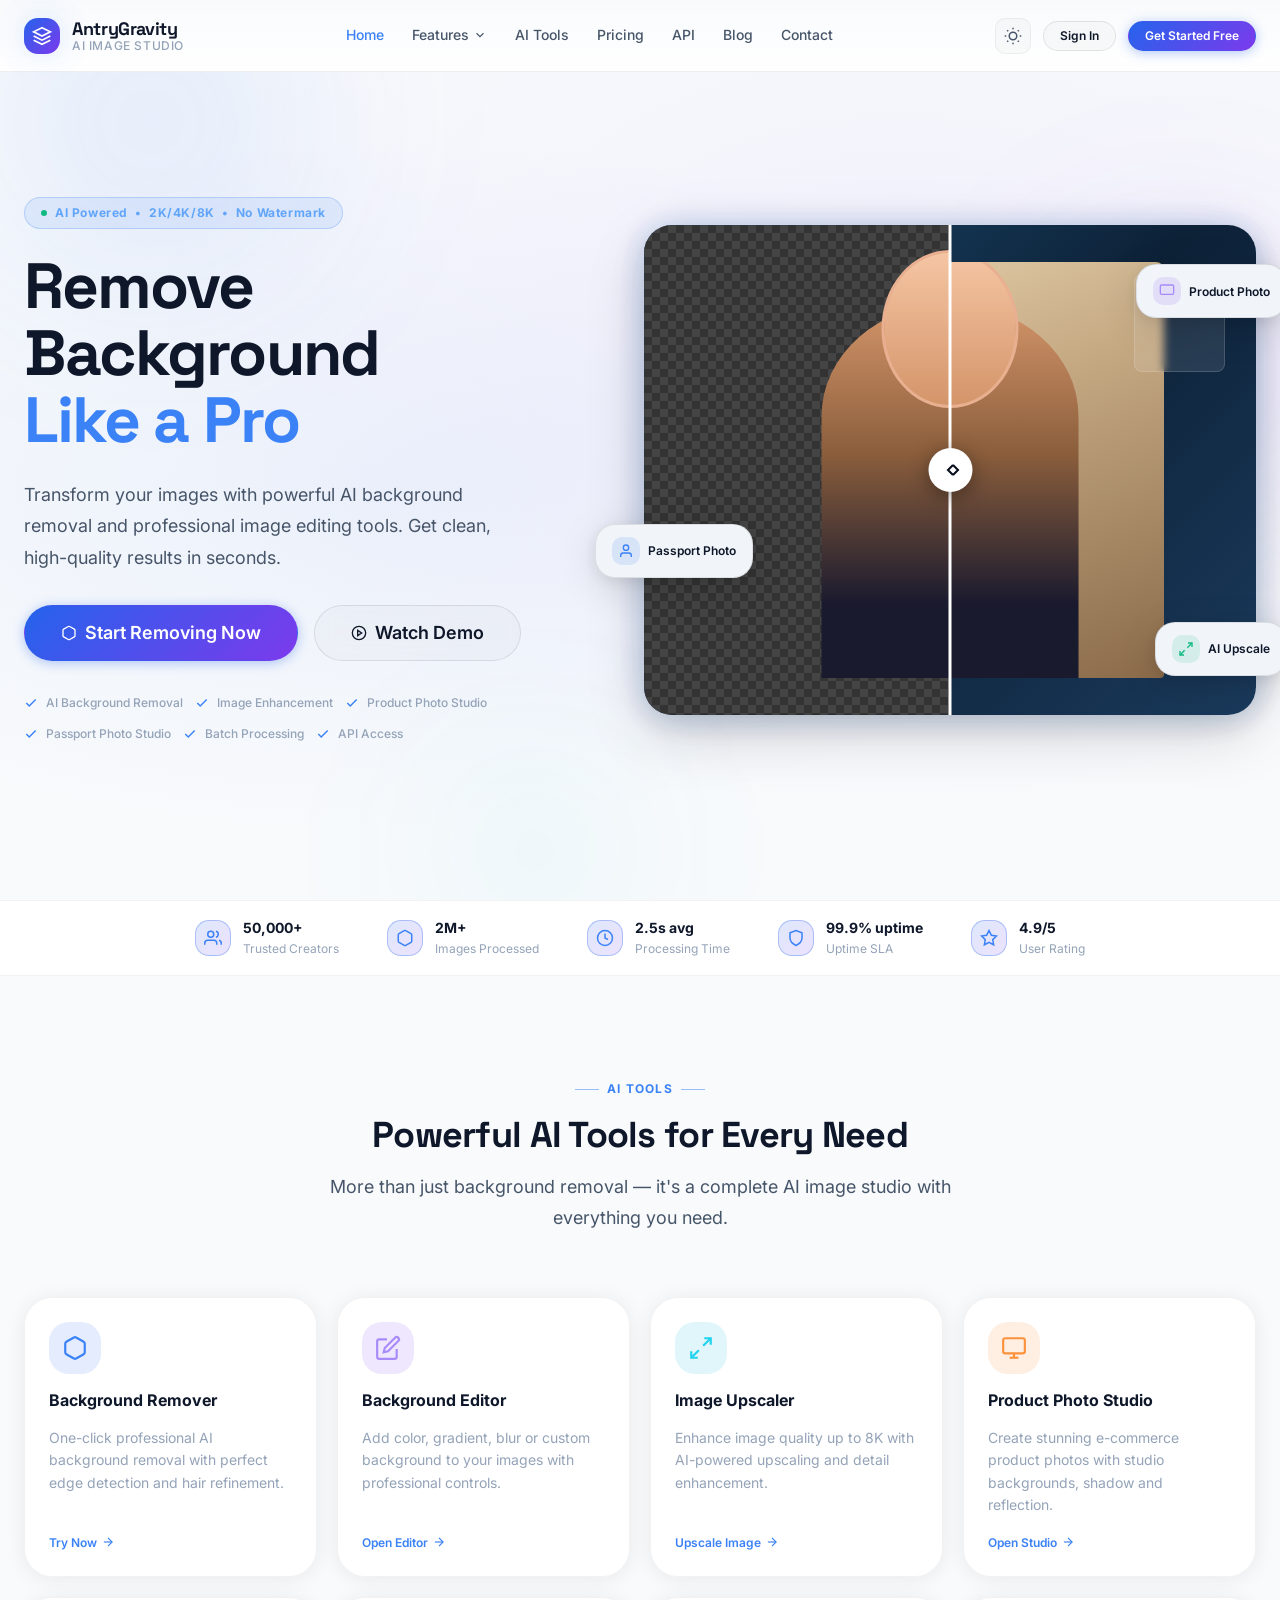
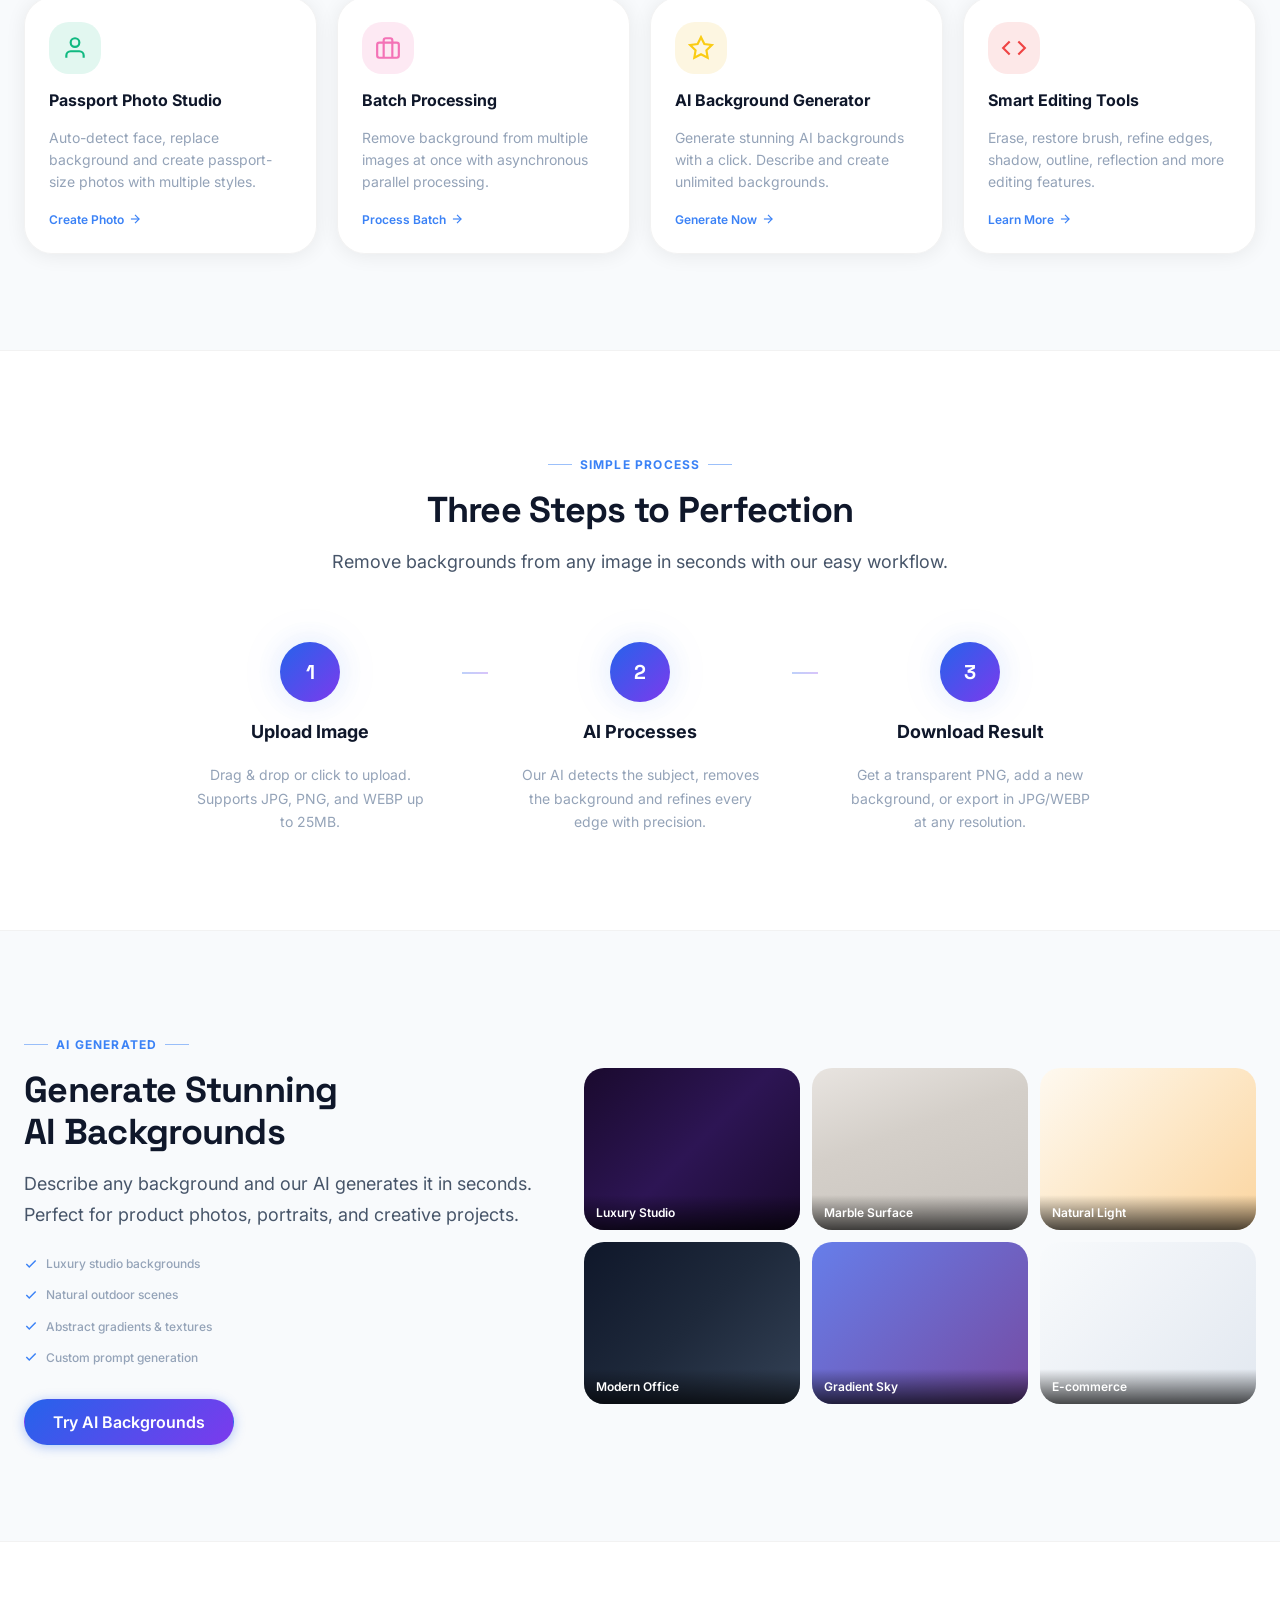
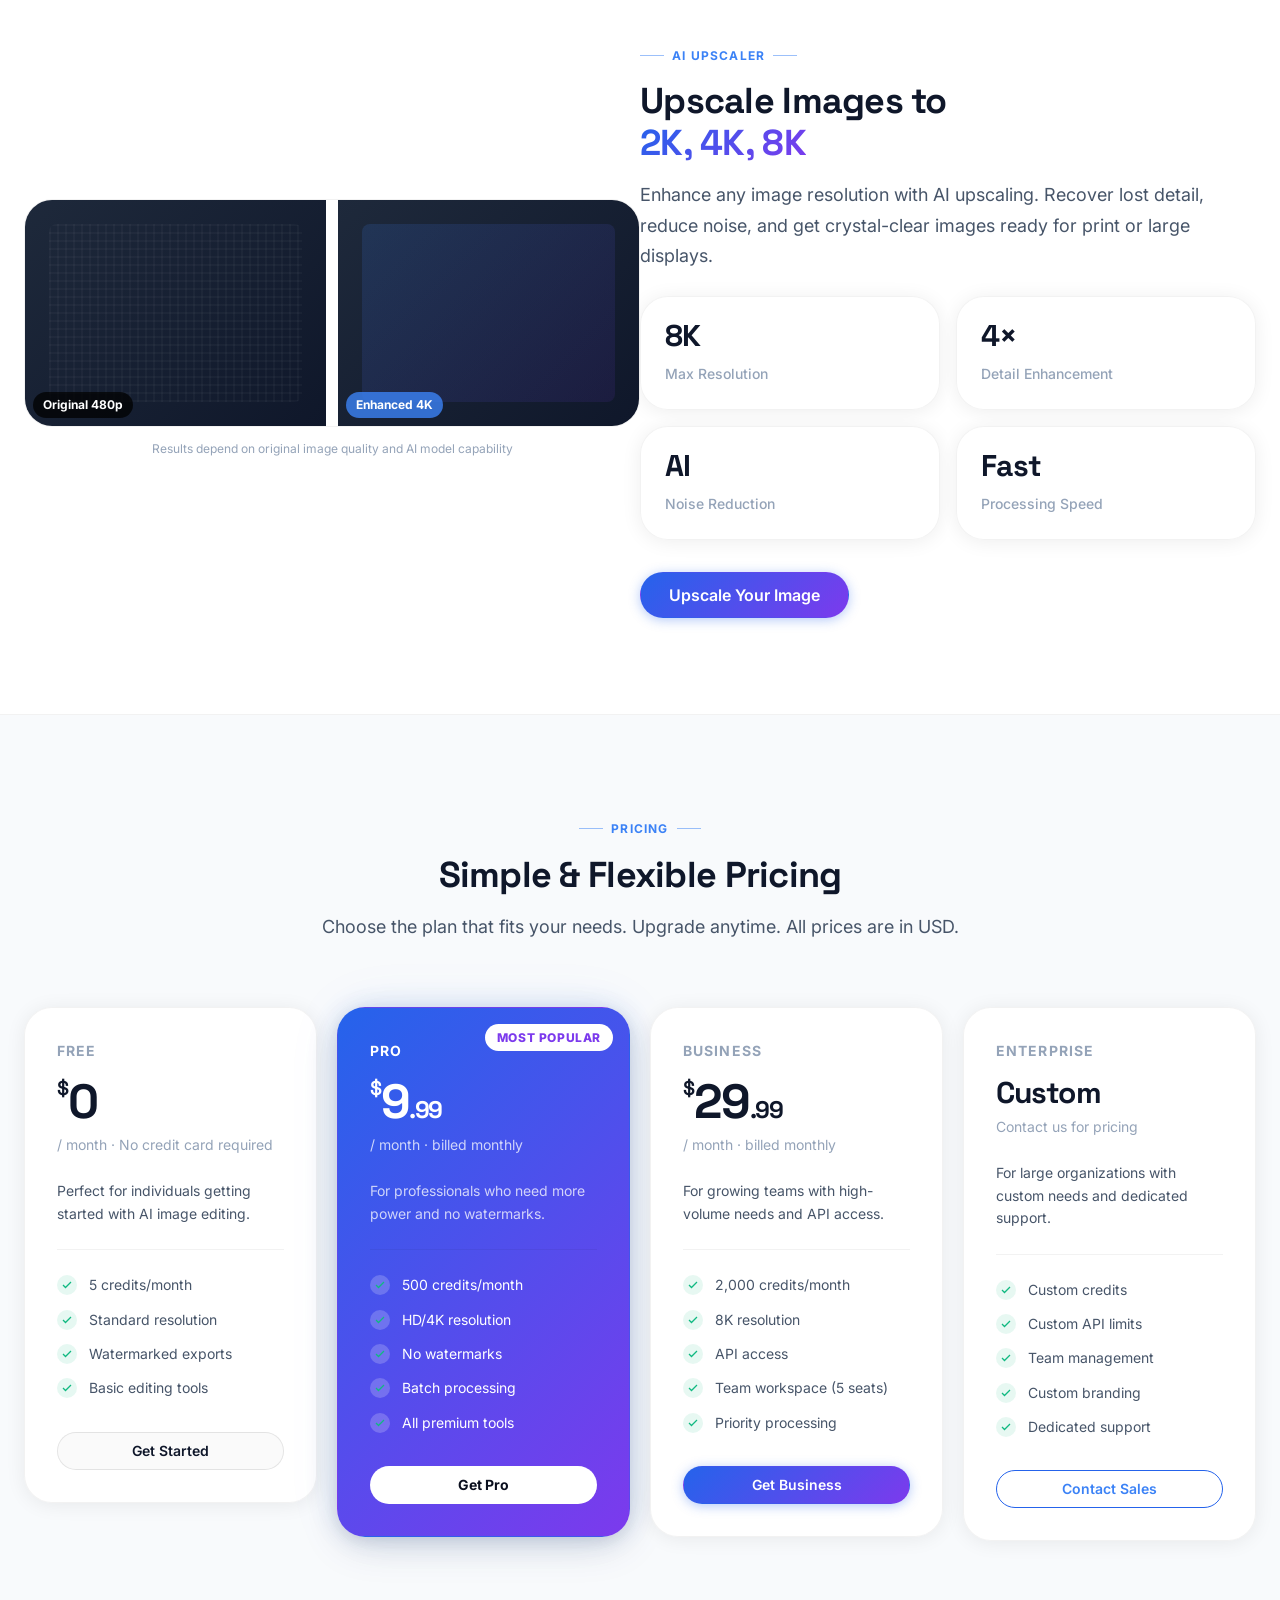
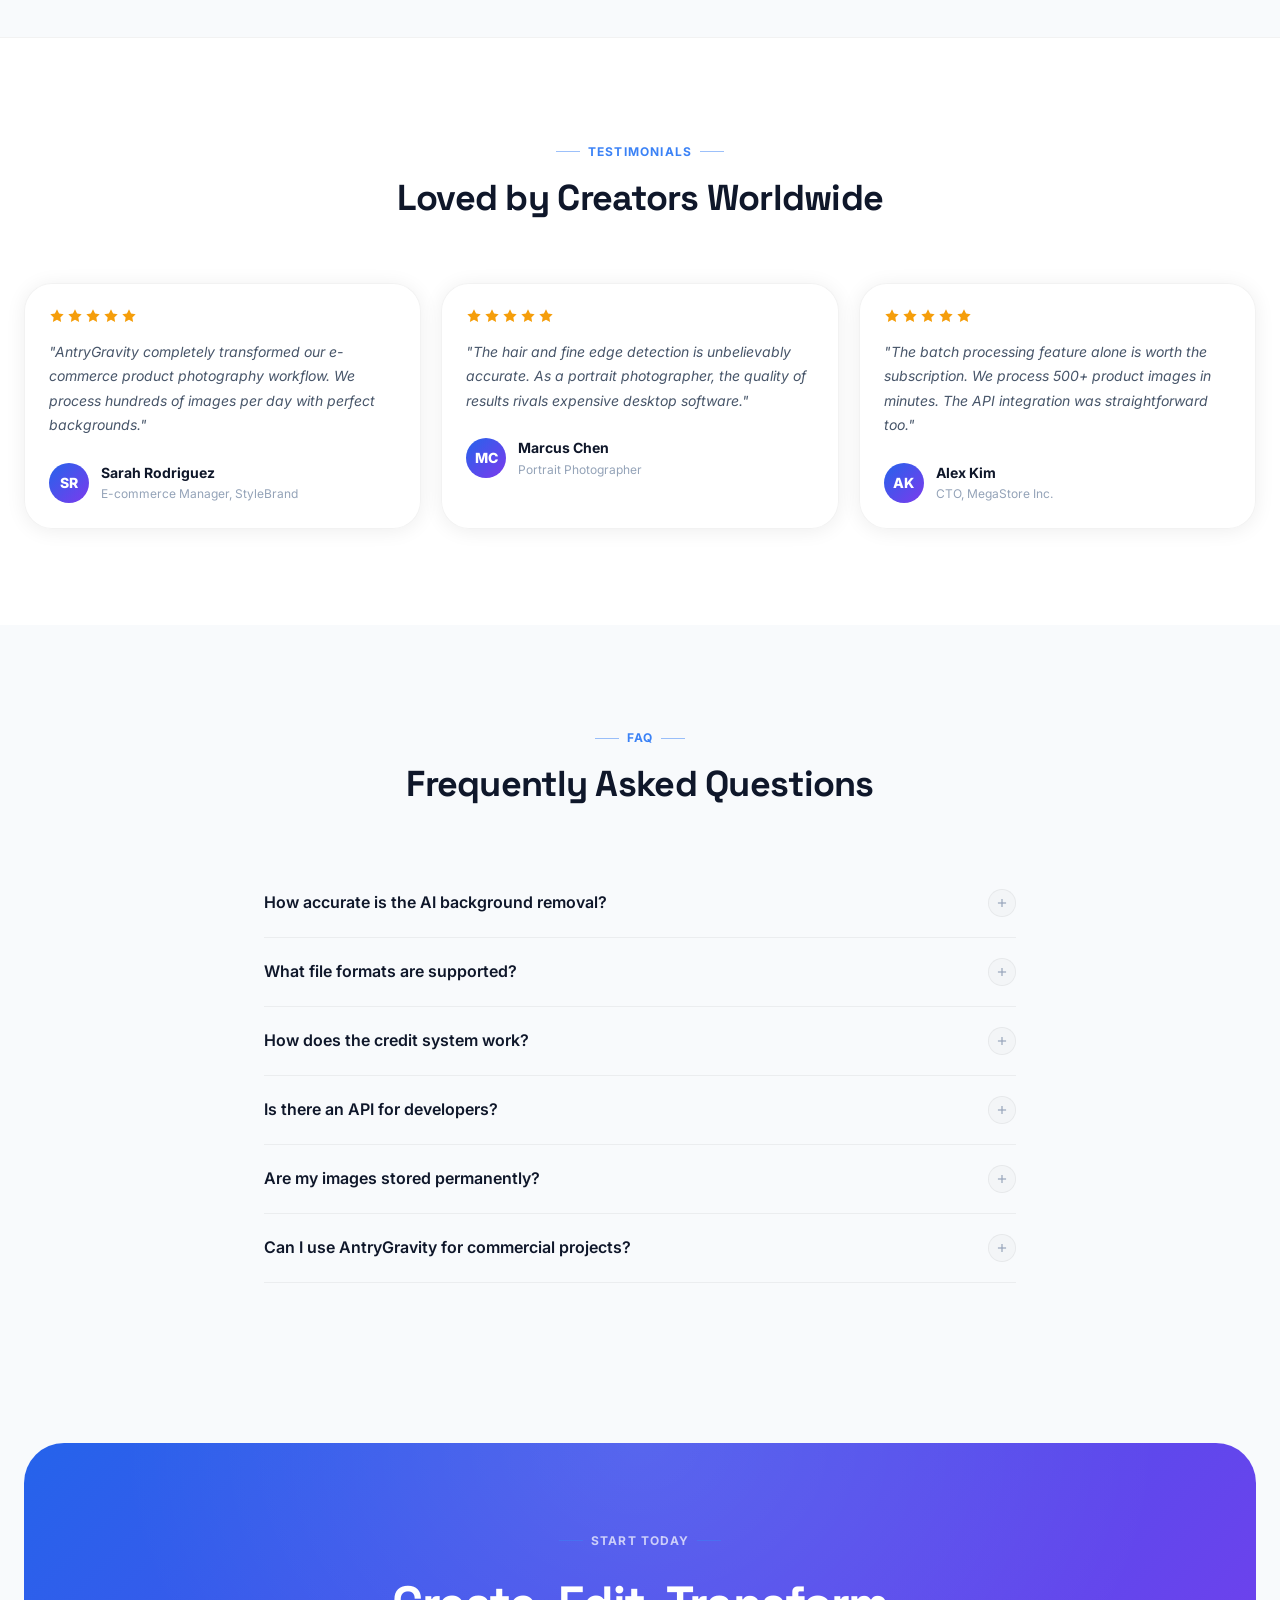
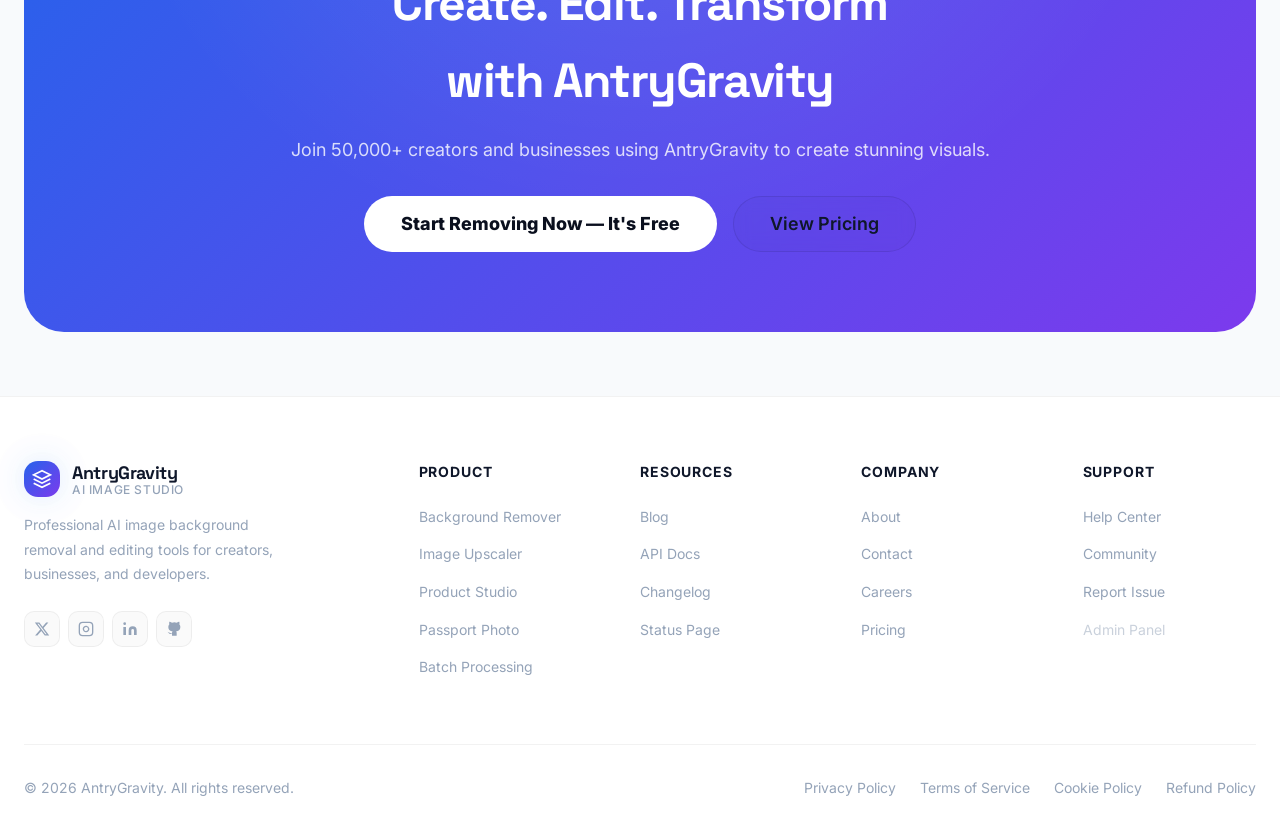
<file: index.html>
<!DOCTYPE html>
<html lang="en" data-theme="dark">
<head>
  <meta charset="UTF-8"/>
  <meta name="viewport" content="width=device-width, initial-scale=1.0"/>
  <title>AntryGravity – AI Image Background Remover & Editor | Remove BG Instantly</title>
  <meta name="description" content="Remove image backgrounds instantly with AI. Professional background removal, image editing, upscaling to 8K, product photos, passport photos, and batch processing. Free trial."/>
  <meta name="keywords" content="background remover, AI background removal, remove bg, image editor, photo editor, product photography"/>
  <link rel="canonical" href="https://antrygravity.com/"/>
  <meta property="og:title" content="AntryGravity – AI Image Studio"/>
  <meta property="og:description" content="Remove backgrounds, edit images, and create stunning visuals with AI. Professional results in seconds."/>
  <meta property="og:type" content="website"/>
  <meta property="og:url" content="https://antrygravity.com/"/>
  <meta name="twitter:card" content="summary_large_image"/>
  <meta name="twitter:title" content="AntryGravity – AI Image Studio"/>
  <meta name="theme-color" content="#0a0f1e"/>

  <link rel="stylesheet" href="css/design-tokens.css"/>
  <link rel="stylesheet" href="css/components.css"/>
  <link rel="stylesheet" href="css/animations.css"/>

  <style>
    /* ─── Homepage-specific styles ─── */
    .page-wrap { padding-top: var(--nav-height); }

    /* ─── Hero ─── */
    .hero {
      position: relative;
      min-height: calc(100vh - var(--nav-height));
      display: flex;
      align-items: center;
      overflow: hidden;
      padding-block: var(--space-16) var(--space-24);
    }
    .hero::before {
      content: '';
      position: absolute;
      inset: 0;
      background: var(--gradient-hero);
      pointer-events: none;
    }
    .hero-grid {
      display: grid;
      grid-template-columns: 1fr 1.1fr;
      gap: var(--space-16);
      align-items: center;
      position: relative;
      z-index: 1;
    }
    .hero-tag {
      display: inline-flex;
      align-items: center;
      gap: var(--space-2);
      padding: 0.35rem 1rem;
      background: rgba(59,130,246,0.10);
      border: 1px solid rgba(59,130,246,0.25);
      border-radius: var(--radius-full);
      font-size: var(--text-xs);
      font-weight: 700;
      color: var(--brand-blue-300);
      letter-spacing: 0.05em;
      margin-bottom: var(--space-6);
    }
    .hero-tag-dot {
      width: 6px; height: 6px;
      border-radius: 50%;
      background: var(--color-success);
      animation: pulse-dot 2s infinite;
    }
    .hero-title {
      font-family: var(--font-display);
      font-size: clamp(2.5rem, 5vw, 4.5rem);
      font-weight: 900;
      line-height: 1.05;
      letter-spacing: -0.03em;
      color: var(--text-primary);
      margin-bottom: var(--space-6);
    }
    .hero-title .accent { color: var(--brand-blue-400); }
    .hero-desc {
      font-size: var(--text-lg);
      color: var(--text-secondary);
      line-height: 1.75;
      max-width: 480px;
      margin-bottom: var(--space-8);
    }
    .hero-cta {
      display: flex;
      align-items: center;
      gap: var(--space-4);
      flex-wrap: wrap;
      margin-bottom: var(--space-8);
    }
    .hero-features {
      display: flex;
      flex-wrap: wrap;
      gap: var(--space-3);
    }
    .hero-feature-item {
      display: flex;
      align-items: center;
      gap: var(--space-2);
      font-size: var(--text-xs);
      color: var(--text-muted);
      font-weight: 500;
    }
    .hero-feature-item svg { width: 14px; height: 14px; color: var(--brand-blue-400); flex-shrink: 0; }

    /* Hero visual */
    .hero-visual {
      position: relative;
      display: flex;
      flex-direction: column;
      gap: var(--space-4);
    }
    .hero-ba-container {
      position: relative;
      border-radius: var(--radius-2xl);
      overflow: hidden;
      box-shadow: var(--shadow-xl), var(--shadow-glow-blue);
      aspect-ratio: 5/4;
      background: var(--bg-surface);
    }
    .hero-ba-img {
      position: absolute;
      inset: 0;
      width: 100%;
      height: 100%;
      object-fit: cover;
    }
    .ba-before, .ba-after {
      position: absolute;
      inset: 0;
      overflow: hidden;
    }
    .ba-after {
      clip-path: inset(0 50% 0 0);
    }
    .ba-handle {
      position: absolute;
      top: 0; bottom: 0;
      left: 50%;
      transform: translateX(-50%);
      width: 3px;
      background: white;
      z-index: 10;
      cursor: col-resize;
    }
    .ba-handle-circle {
      position: absolute;
      top: 50%; left: 50%;
      transform: translate(-50%, -50%);
      width: 44px; height: 44px;
      border-radius: 50%;
      background: white;
      box-shadow: 0 4px 20px rgba(0,0,0,0.4);
      display: flex;
      align-items: center;
      justify-content: center;
      cursor: col-resize;
    }
    .ba-handle-circle svg { width: 20px; height: 20px; color: #0a0f1e; }
    /* The after side shows checker bg for transparent effect */
    .ba-after-inner {
      position: absolute;
      inset: 0;
    }
    .ba-after-inner img {
      width: 100%; height: 100%;
      object-fit: cover;
    }

    /* Float cards around hero */
    .float-card-1 { animation: float-y 4s ease-in-out infinite; }
    .float-card-2 { animation: float-y-delayed 5s ease-in-out infinite; }
    .float-card-3 { animation: float-y 6s ease-in-out infinite; animation-delay: -2s; }

    /* Tools grid */
    .tools-grid {
      display: grid;
      grid-template-columns: repeat(4, 1fr);
      gap: var(--space-5);
    }

    /* Icon color variants */
    .icon-blue   { background: rgba(37,99,235,0.12);  color: var(--brand-blue-400); }
    .icon-purple { background: rgba(124,58,237,0.12); color: var(--brand-purple-400); }
    .icon-cyan   { background: rgba(6,182,212,0.12);  color: var(--brand-cyan-400); }
    .icon-green  { background: rgba(16,185,129,0.12); color: var(--color-success); }
    .icon-orange { background: rgba(249,115,22,0.12); color: #fb923c; }
    .icon-pink   { background: rgba(236,72,153,0.12); color: #f472b6; }
    .icon-yellow { background: rgba(234,179,8,0.12);  color: #facc15; }
    .icon-red    { background: rgba(239,68,68,0.12);  color: var(--color-error); }

    /* How it works connectors */
    .how-connector {
      flex: 1;
      height: 2px;
      background: linear-gradient(90deg, var(--brand-blue-500), var(--brand-purple-600));
      opacity: 0.3;
    }

    /* Upscaler comparison */
    .upscale-comparison {
      display: grid;
      grid-template-columns: 1fr 1fr;
      gap: var(--space-3);
      border-radius: var(--radius-2xl);
      overflow: hidden;
      border: 1px solid var(--border-subtle);
    }
    .upscale-side {
      position: relative;
      aspect-ratio: 4/3;
      background: var(--bg-glass);
    }
    .upscale-side img { width: 100%; height: 100%; object-fit: cover; }
    .upscale-label {
      position: absolute;
      bottom: var(--space-2);
      left: var(--space-2);
      padding: 3px 10px;
      background: rgba(0,0,0,0.75);
      border-radius: var(--radius-full);
      font-size: var(--text-xs);
      font-weight: 700;
      color: white;
    }

    /* CTA section */
    .cta-section {
      background: var(--gradient-brand);
      border-radius: var(--radius-3xl);
      padding: var(--space-20) var(--space-12);
      text-align: center;
      position: relative;
      overflow: hidden;
    }
    .cta-section::before {
      content: '';
      position: absolute;
      inset: 0;
      background: radial-gradient(ellipse at 50% 0%, rgba(255,255,255,0.10) 0%, transparent 60%);
      pointer-events: none;
    }
    .cta-title {
      font-family: var(--font-display);
      font-size: clamp(2rem, 4vw, 3rem);
      font-weight: 900;
      color: white;
      letter-spacing: -0.03em;
      margin-bottom: var(--space-4);
    }
    .cta-desc {
      font-size: var(--text-lg);
      color: rgba(255,255,255,0.80);
      margin-bottom: var(--space-8);
    }

    /* Testimonials grid */
    .testimonials-grid {
      display: grid;
      grid-template-columns: repeat(3, 1fr);
      gap: var(--space-5);
    }

    /* Batch preview */
    .batch-preview {
      background: var(--bg-card);
      border: 1px solid var(--border-subtle);
      border-radius: var(--radius-2xl);
      overflow: hidden;
    }
    .batch-preview-header {
      padding: var(--space-4) var(--space-5);
      background: var(--bg-glass);
      border-bottom: 1px solid var(--border-subtle);
      display: flex;
      align-items: center;
      gap: var(--space-3);
    }
    .batch-item-row {
      display: flex;
      align-items: center;
      gap: var(--space-3);
      padding: var(--space-3) var(--space-5);
      border-bottom: 1px solid var(--border-subtle);
    }
    .batch-item-row:last-child { border-bottom: none; }
    .batch-thumb {
      width: 40px; height: 40px;
      border-radius: var(--radius-md);
      background: var(--bg-glass);
      border: 1px solid var(--border-subtle);
      overflow: hidden;
    }
    .batch-item-name { font-size: var(--text-sm); font-weight: 500; color: var(--text-primary); flex: 1; }
    .batch-item-size { font-size: var(--text-xs); color: var(--text-muted); }

    /* Pricing grid */
    .pricing-grid {
      display: grid;
      grid-template-columns: repeat(4, 1fr);
      gap: var(--space-5);
      align-items: start;
    }

    /* API Code Block */
    .code-block {
      background: var(--bg-sidebar);
      border: 1px solid var(--border-subtle);
      border-radius: var(--radius-xl);
      padding: var(--space-5);
      font-family: var(--font-mono);
      font-size: var(--text-sm);
      color: var(--text-secondary);
      line-height: 1.8;
      overflow-x: auto;
    }
    .code-block .kw  { color: var(--brand-purple-400); }
    .code-block .str { color: var(--color-success); }
    .code-block .cm  { color: var(--text-muted); }
    .code-block .fn  { color: var(--brand-blue-300); }

    /* Background Generator Preview */
    .bg-gen-grid {
      display: grid;
      grid-template-columns: repeat(3, 1fr);
      gap: var(--space-3);
    }
    .bg-gen-item {
      border-radius: var(--radius-xl);
      overflow: hidden;
      aspect-ratio: 4/3;
      position: relative;
      cursor: pointer;
    }
    .bg-gen-item::after {
      content: attr(data-label);
      position: absolute;
      bottom: 0; left: 0; right: 0;
      padding: var(--space-2) var(--space-3);
      background: linear-gradient(0deg, rgba(0,0,0,0.7) 0%, transparent 100%);
      font-size: var(--text-xs);
      font-weight: 600;
      color: white;
    }

    /* Responsive */
    @media (max-width: 1024px) {
      .hero-grid   { grid-template-columns: 1fr; gap: var(--space-12); }
      .tools-grid  { grid-template-columns: repeat(2, 1fr); }
      .pricing-grid { grid-template-columns: repeat(2, 1fr); }
      .testimonials-grid { grid-template-columns: repeat(2, 1fr); }
    }
    @media (max-width: 768px) {
      .pricing-grid { grid-template-columns: 1fr; }
      .tools-grid   { grid-template-columns: 1fr 1fr; }
      .testimonials-grid { grid-template-columns: 1fr; }
      .bg-gen-grid  { grid-template-columns: repeat(2, 1fr); }
    }
    @media (max-width: 480px) {
      .tools-grid { grid-template-columns: 1fr; }
      .hero-cta   { flex-direction: column; align-items: flex-start; }
    }
  </style>
</head>
<body>

<!-- ─── NAVBAR ──────────────────────────────────────────── -->
<nav class="navbar" id="navbar" role="navigation" aria-label="Main navigation">
  <div class="navbar-inner">
    <!-- Logo -->
    <a href="index.html" class="logo" aria-label="AntryGravity Home">
      <div class="logo-icon" aria-hidden="true">
        <svg viewBox="0 0 24 24" fill="none" stroke="currentColor" stroke-width="2">
          <path d="M12 2L2 7l10 5 10-5-10-5z"/><path d="M2 17l10 5 10-5"/><path d="M2 12l10 5 10-5"/>
        </svg>
      </div>
      <div class="logo-text">
        <span class="logo-name">AntryGravity</span>
        <span class="logo-tagline">AI Image Studio</span>
      </div>
    </a>

    <!-- Desktop Nav -->
    <ul class="nav-links" role="list">
      <li><a href="index.html" class="nav-link active">Home</a></li>
      <li class="nav-dropdown-wrap" style="position:relative">
        <a href="#" class="nav-link" aria-haspopup="true">
          Features
          <svg class="nav-arrow" viewBox="0 0 24 24" fill="none" stroke="currentColor" stroke-width="2"><polyline points="6 9 12 15 18 9"/></svg>
        </a>
        <div class="nav-dropdown" role="menu">
          <a href="tool.html" class="nav-dropdown-item" role="menuitem">
            <div class="item-icon"><svg viewBox="0 0 24 24" fill="none" stroke="currentColor" stroke-width="2"><path d="M21 16V8a2 2 0 0 0-1-1.73l-7-4a2 2 0 0 0-2 0l-7 4A2 2 0 0 0 3 8v8a2 2 0 0 0 1 1.73l7 4a2 2 0 0 0 2 0l7-4A2 2 0 0 0 21 16z"/></svg></div>
            <div><div class="item-label">Background Remover</div><div class="item-desc">AI-powered removal</div></div>
          </a>
          <a href="upscaler.html" class="nav-dropdown-item" role="menuitem">
            <div class="item-icon"><svg viewBox="0 0 24 24" fill="none" stroke="currentColor" stroke-width="2"><polyline points="15 3 21 3 21 9"/><polyline points="9 21 3 21 3 15"/><line x1="21" y1="3" x2="14" y2="10"/><line x1="3" y1="21" x2="10" y2="14"/></svg></div>
            <div><div class="item-label">Image Upscaler</div><div class="item-desc">Up to 8K resolution</div></div>
          </a>
          <a href="product-studio.html" class="nav-dropdown-item" role="menuitem">
            <div class="item-icon"><svg viewBox="0 0 24 24" fill="none" stroke="currentColor" stroke-width="2"><rect x="2" y="3" width="20" height="14" rx="2"/><line x1="8" y1="21" x2="16" y2="21"/><line x1="12" y1="17" x2="12" y2="21"/></svg></div>
            <div><div class="item-label">Product Studio</div><div class="item-desc">E-commerce photos</div></div>
          </a>
          <a href="passport-photo.html" class="nav-dropdown-item" role="menuitem">
            <div class="item-icon"><svg viewBox="0 0 24 24" fill="none" stroke="currentColor" stroke-width="2"><path d="M20 21v-2a4 4 0 0 0-4-4H8a4 4 0 0 0-4 4v2"/><circle cx="12" cy="7" r="4"/></svg></div>
            <div><div class="item-label">Passport Photo</div><div class="item-desc">Official-size photos</div></div>
          </a>
          <a href="batch.html" class="nav-dropdown-item" role="menuitem">
            <div class="item-icon"><svg viewBox="0 0 24 24" fill="none" stroke="currentColor" stroke-width="2"><rect x="2" y="7" width="20" height="14" rx="2"/><path d="M16 21V5a2 2 0 0 0-2-2h-4a2 2 0 0 0-2 2v16"/></svg></div>
            <div><div class="item-label">Batch Processing</div><div class="item-desc">Multiple images at once</div></div>
          </a>
        </div>
      </li>
      <li><a href="#ai-tools" class="nav-link">AI Tools</a></li>
      <li><a href="pricing.html" class="nav-link">Pricing</a></li>
      <li><a href="api-docs.html" class="nav-link">API</a></li>
      <li><a href="#blog" class="nav-link">Blog</a></li>
      <li><a href="#contact" class="nav-link">Contact</a></li>
    </ul>

    <!-- Right -->
    <div class="nav-right">
      <button class="theme-toggle" data-theme-toggle aria-label="Toggle dark/light mode" title="Toggle theme">
        <svg class="icon-moon" viewBox="0 0 24 24" fill="none" stroke="currentColor" stroke-width="2"><path d="M21 12.79A9 9 0 1 1 11.21 3 7 7 0 0 0 21 12.79z"/></svg>
        <svg class="icon-sun" viewBox="0 0 24 24" fill="none" stroke="currentColor" stroke-width="2" style="display:none"><circle cx="12" cy="12" r="5"/><line x1="12" y1="1" x2="12" y2="3"/><line x1="12" y1="21" x2="12" y2="23"/><line x1="4.22" y1="4.22" x2="5.64" y2="5.64"/><line x1="18.36" y1="18.36" x2="19.78" y2="19.78"/><line x1="1" y1="12" x2="3" y2="12"/><line x1="21" y1="12" x2="23" y2="12"/><line x1="4.22" y1="19.78" x2="5.64" y2="18.36"/><line x1="18.36" y1="5.64" x2="19.78" y2="4.22"/></svg>
      </button>
      <a href="dashboard.html" class="btn btn-secondary btn-sm">Sign In</a>
      <a href="tool.html" class="btn btn-primary btn-sm">Get Started Free</a>
      <button class="hamburger" id="hamburger" aria-label="Open menu" aria-expanded="false" aria-controls="mobile-menu">
        <span></span><span></span><span></span>
      </button>
    </div>
  </div>
</nav>

<!-- ─── MOBILE MENU ──────────────────────────────────────── -->
<div class="mobile-menu" id="mobile-menu" role="dialog" aria-label="Mobile navigation" aria-modal="true">
  <div style="padding: var(--space-4); display: flex; flex-direction: column; gap: var(--space-4);">
    <a href="index.html" class="mobile-nav-link">Home</a>
    <a href="tool.html" class="mobile-nav-link">Background Remover</a>
    <a href="upscaler.html" class="mobile-nav-link">Image Upscaler</a>
    <a href="product-studio.html" class="mobile-nav-link">Product Studio</a>
    <a href="passport-photo.html" class="mobile-nav-link">Passport Photo</a>
    <a href="batch.html" class="mobile-nav-link">Batch Processing</a>
    <a href="pricing.html" class="mobile-nav-link">Pricing</a>
    <a href="api-docs.html" class="mobile-nav-link">API</a>
    <a href="#contact" class="mobile-nav-link">Contact</a>
    <div style="display:flex; gap:var(--space-3); margin-top:var(--space-4);">
      <a href="dashboard.html" class="btn btn-secondary" style="flex:1">Sign In</a>
      <a href="tool.html" class="btn btn-primary" style="flex:1">Get Started</a>
    </div>
  </div>
</div>

<div class="page-wrap">

<!-- ─── HERO ─────────────────────────────────────────────── -->
<section class="hero section" aria-labelledby="hero-heading">
  <div class="bg-orb bg-orb-1" aria-hidden="true"></div>
  <div class="bg-orb bg-orb-2" aria-hidden="true"></div>
  <div class="bg-orb bg-orb-3" aria-hidden="true"></div>
  <div class="container">
    <div class="hero-grid">
      <!-- Left: Copy -->
      <div>
        <div class="hero-tag" aria-label="AI Powered, 2K 4K 8K resolution, No Watermark">
          <span class="hero-tag-dot" aria-hidden="true"></span>
          AI Powered &nbsp;•&nbsp; 2K/4K/8K &nbsp;•&nbsp; No Watermark
        </div>
        <h1 class="hero-title" id="hero-heading">
          Remove Background<br/><span class="accent">Like a Pro</span>
        </h1>
        <p class="hero-desc">
          Transform your images with powerful AI background removal and professional image editing tools. Get clean, high-quality results in seconds.
        </p>
        <div class="hero-cta">
          <a href="tool.html" class="btn btn-primary btn-xl animate-glow-blue" id="hero-cta-start">
            <svg viewBox="0 0 24 24" fill="none" stroke="currentColor" stroke-width="2"><path d="M21 16V8a2 2 0 0 0-1-1.73l-7-4a2 2 0 0 0-2 0l-7 4A2 2 0 0 0 3 8v8a2 2 0 0 0 1 1.73l7 4a2 2 0 0 0 2 0l7-4A2 2 0 0 0 21 16z"/></svg>
            Start Removing Now
          </a>
          <button class="btn btn-secondary btn-xl" id="hero-cta-demo" aria-label="Watch demo video">
            <svg viewBox="0 0 24 24" fill="none" stroke="currentColor" stroke-width="2"><circle cx="12" cy="12" r="10"/><polygon points="10,8 16,12 10,16"/></svg>
            Watch Demo
          </button>
        </div>
        <div class="hero-features">
          <div class="hero-feature-item">
            <svg viewBox="0 0 24 24" fill="none" stroke="currentColor" stroke-width="2.5"><polyline points="20 6 9 17 4 12"/></svg>
            AI Background Removal
          </div>
          <div class="hero-feature-item">
            <svg viewBox="0 0 24 24" fill="none" stroke="currentColor" stroke-width="2.5"><polyline points="20 6 9 17 4 12"/></svg>
            Image Enhancement
          </div>
          <div class="hero-feature-item">
            <svg viewBox="0 0 24 24" fill="none" stroke="currentColor" stroke-width="2.5"><polyline points="20 6 9 17 4 12"/></svg>
            Product Photo Studio
          </div>
          <div class="hero-feature-item">
            <svg viewBox="0 0 24 24" fill="none" stroke="currentColor" stroke-width="2.5"><polyline points="20 6 9 17 4 12"/></svg>
            Passport Photo Studio
          </div>
          <div class="hero-feature-item">
            <svg viewBox="0 0 24 24" fill="none" stroke="currentColor" stroke-width="2.5"><polyline points="20 6 9 17 4 12"/></svg>
            Batch Processing
          </div>
          <div class="hero-feature-item">
            <svg viewBox="0 0 24 24" fill="none" stroke="currentColor" stroke-width="2.5"><polyline points="20 6 9 17 4 12"/></svg>
            API Access
          </div>
        </div>
      </div>

      <!-- Right: Before/After Demo -->
      <div class="hero-visual">
        <div class="hero-ba-container" id="hero-ba" role="img" aria-label="Before and after comparison of AI background removal">
          <!-- Before -->
          <div class="ba-before">
            <div style="position:absolute;inset:0;background:linear-gradient(135deg,#1a4a6e 0%,#0d2137 50%,#1a3a5c 100%);">
              <!-- Simulated photo with background -->
              <div style="width:100%;height:100%;display:flex;align-items:center;justify-content:center;position:relative;">
                <div style="width:70%;height:85%;background:linear-gradient(160deg,#e8d5b0 0%,#c4a882 40%,#8b6b4a 100%);border-radius:8px 8px 4px 4px;position:relative;overflow:hidden;">
                  <!-- Person silhouette -->
                  <div style="position:absolute;bottom:0;left:50%;transform:translateX(-50%);width:60%;height:90%;background:linear-gradient(180deg,#d4956a 0%,#8b5e3c 40%,#1a1a2e 80%);border-radius:50% 50% 0 0 / 30% 30% 0 0;"></div>
                  <div style="position:absolute;bottom:65%;left:50%;transform:translateX(-50%);width:32%;height:38%;background:linear-gradient(180deg,#f5c5a3 0%,#d4956a 100%);border-radius:50%;border:3px solid #e8b090;"></div>
                </div>
                <div style="position:absolute;top:10%;right:5%;width:15%;height:20%;background:rgba(255,255,255,0.1);border-radius:8px;backdrop-filter:blur(4px);border:1px solid rgba(255,255,255,0.15);"></div>
                <div style="position:absolute;bottom:15%;left:5%;width:20%;height:12%;background:rgba(255,150,50,0.2);border-radius:6px;"></div>
              </div>
            </div>
            <div class="ba-label">Before</div>
          </div>
          <!-- After -->
          <div class="ba-after">
            <div class="ba-after-inner checker-bg" style="position:absolute;inset:0;">
              <div style="position:absolute;inset:0;display:flex;align-items:center;justify-content:center;">
                <div style="width:70%;height:85%;position:relative;">
                  <div style="position:absolute;bottom:0;left:50%;transform:translateX(-50%);width:60%;height:90%;background:linear-gradient(180deg,#d4956a 0%,#8b5e3c 40%,#1a1a2e 80%);border-radius:50% 50% 0 0 / 30% 30% 0 0;"></div>
                  <div style="position:absolute;bottom:65%;left:50%;transform:translateX(-50%);width:32%;height:38%;background:linear-gradient(180deg,#f5c5a3 0%,#d4956a 100%);border-radius:50%;border:3px solid #e8b090;"></div>
                </div>
              </div>
            </div>
            <div class="ba-label">After</div>
          </div>
          <!-- Handle -->
          <div class="ba-handle" id="ba-handle">
            <div class="ba-handle-circle">
              <svg viewBox="0 0 24 24" fill="none" stroke="currentColor" stroke-width="2.5"><polyline points="15 18 9 12 15 6"/><polyline points="9 6 15 12 9 18" style="transform:translateX(6px)"/></svg>
            </div>
          </div>
        </div>

        <!-- Floating feature cards -->
        <div class="float-card float-card-1" style="top: 8%; right: -5%; z-index: 20;" aria-hidden="true">
          <div class="float-card-icon icon-purple"><svg viewBox="0 0 24 24" fill="none" stroke="currentColor" stroke-width="2" width="16" height="16"><rect x="2" y="3" width="20" height="14" rx="2"/></svg></div>
          <span>Product Photo</span>
        </div>
        <div class="float-card float-card-2" style="bottom: 28%; left: -8%; z-index: 20;" aria-hidden="true">
          <div class="float-card-icon icon-blue"><svg viewBox="0 0 24 24" fill="none" stroke="currentColor" stroke-width="2" width="16" height="16"><path d="M20 21v-2a4 4 0 0 0-4-4H8a4 4 0 0 0-4 4v2"/><circle cx="12" cy="7" r="4"/></svg></div>
          <span>Passport Photo</span>
        </div>
        <div class="float-card float-card-3" style="bottom: 8%; right: -5%; z-index: 20;" aria-hidden="true">
          <div class="float-card-icon icon-green"><svg viewBox="0 0 24 24" fill="none" stroke="currentColor" stroke-width="2" width="16" height="16"><polyline points="15 3 21 3 21 9"/><polyline points="9 21 3 21 3 15"/><line x1="21" y1="3" x2="14" y2="10"/><line x1="3" y1="21" x2="10" y2="14"/></svg></div>
          <span>AI Upscale</span>
        </div>
      </div>
    </div>
  </div>
</section>

<!-- ─── TRUST BAR ─────────────────────────────────────────── -->
<div class="trust-bar reveal" aria-label="Platform statistics">
  <div class="container">
    <div class="trust-items">
      <div class="trust-item">
        <div class="trust-item-icon" aria-hidden="true"><svg viewBox="0 0 24 24" fill="none" stroke="currentColor" stroke-width="2" width="18" height="18"><path d="M17 21v-2a4 4 0 0 0-4-4H5a4 4 0 0 0-4 4v2"/><circle cx="9" cy="7" r="4"/><path d="M23 21v-2a4 4 0 0 0-3-3.87"/><path d="M16 3.13a4 4 0 0 1 0 7.75"/></svg></div>
        <div>
          <div class="trust-item-title"><span data-count="50000" data-suffix="+">50,000+</span></div>
          <div class="trust-item-desc">Trusted Creators</div>
        </div>
      </div>
      <div class="trust-item">
        <div class="trust-item-icon" aria-hidden="true"><svg viewBox="0 0 24 24" fill="none" stroke="currentColor" stroke-width="2" width="18" height="18"><path d="M21 16V8a2 2 0 0 0-1-1.73l-7-4a2 2 0 0 0-2 0l-7 4A2 2 0 0 0 3 8v8a2 2 0 0 0 1 1.73l7 4a2 2 0 0 0 2 0l7-4A2 2 0 0 0 21 16z"/></svg></div>
        <div>
          <div class="trust-item-title"><span data-count="2" data-suffix="M+">2M+</span></div>
          <div class="trust-item-desc">Images Processed</div>
        </div>
      </div>
      <div class="trust-item">
        <div class="trust-item-icon" aria-hidden="true"><svg viewBox="0 0 24 24" fill="none" stroke="currentColor" stroke-width="2" width="18" height="18"><circle cx="12" cy="12" r="10"/><polyline points="12 6 12 12 16 14"/></svg></div>
        <div>
          <div class="trust-item-title"><span data-count="2.5" data-suffix="s avg">2.5s avg</span></div>
          <div class="trust-item-desc">Processing Time</div>
        </div>
      </div>
      <div class="trust-item">
        <div class="trust-item-icon" aria-hidden="true"><svg viewBox="0 0 24 24" fill="none" stroke="currentColor" stroke-width="2" width="18" height="18"><path d="M12 22s8-4 8-10V5l-8-3-8 3v7c0 6 8 10 8 10z"/></svg></div>
        <div>
          <div class="trust-item-title"><span data-count="99.9" data-suffix="% uptime">99.9%</span></div>
          <div class="trust-item-desc">Uptime SLA</div>
        </div>
      </div>
      <div class="trust-item">
        <div class="trust-item-icon" aria-hidden="true"><svg viewBox="0 0 24 24" fill="none" stroke="currentColor" stroke-width="2" width="18" height="18"><polygon points="12 2 15.09 8.26 22 9.27 17 14.14 18.18 21.02 12 17.77 5.82 21.02 7 14.14 2 9.27 8.91 8.26 12 2"/></svg></div>
        <div>
          <div class="trust-item-title"><span data-count="4.9" data-suffix="/5">4.9/5</span></div>
          <div class="trust-item-desc">User Rating</div>
        </div>
      </div>
    </div>
  </div>
</div>

<!-- ─── AI TOOLS ──────────────────────────────────────────── -->
<section class="section" id="ai-tools" aria-labelledby="tools-heading">
  <div class="container">
    <div class="section-header reveal">
      <div class="section-label">AI Tools</div>
      <h2 class="section-title" id="tools-heading">Powerful AI Tools for Every Need</h2>
      <p class="section-desc">More than just background removal — it's a complete AI image studio with everything you need.</p>
    </div>
    <div class="tools-grid stagger-children">
      <a href="tool.html" class="tool-card" id="tool-bg-remover">
        <div class="tool-card-icon icon-blue"><svg viewBox="0 0 24 24" fill="none" stroke="currentColor" stroke-width="2"><path d="M21 16V8a2 2 0 0 0-1-1.73l-7-4a2 2 0 0 0-2 0l-7 4A2 2 0 0 0 3 8v8a2 2 0 0 0 1 1.73l7 4a2 2 0 0 0 2 0l7-4A2 2 0 0 0 21 16z"/></svg></div>
        <div class="tool-card-title">Background Remover</div>
        <div class="tool-card-desc">One-click professional AI background removal with perfect edge detection and hair refinement.</div>
        <div class="tool-card-link">Try Now <svg viewBox="0 0 24 24" fill="none" stroke="currentColor" stroke-width="2"><line x1="5" y1="12" x2="19" y2="12"/><polyline points="12 5 19 12 12 19"/></svg></div>
      </a>
      <a href="tool.html#editor" class="tool-card" id="tool-bg-editor">
        <div class="tool-card-icon icon-purple"><svg viewBox="0 0 24 24" fill="none" stroke="currentColor" stroke-width="2"><path d="M11 4H4a2 2 0 0 0-2 2v14a2 2 0 0 0 2 2h14a2 2 0 0 0 2-2v-7"/><path d="M18.5 2.5a2.121 2.121 0 0 1 3 3L12 15l-4 1 1-4 9.5-9.5z"/></svg></div>
        <div class="tool-card-title">Background Editor</div>
        <div class="tool-card-desc">Add color, gradient, blur or custom background to your images with professional controls.</div>
        <div class="tool-card-link">Open Editor <svg viewBox="0 0 24 24" fill="none" stroke="currentColor" stroke-width="2"><line x1="5" y1="12" x2="19" y2="12"/><polyline points="12 5 19 12 12 19"/></svg></div>
      </a>
      <a href="upscaler.html" class="tool-card" id="tool-upscaler">
        <div class="tool-card-icon icon-cyan"><svg viewBox="0 0 24 24" fill="none" stroke="currentColor" stroke-width="2"><polyline points="15 3 21 3 21 9"/><polyline points="9 21 3 21 3 15"/><line x1="21" y1="3" x2="14" y2="10"/><line x1="3" y1="21" x2="10" y2="14"/></svg></div>
        <div class="tool-card-title">Image Upscaler</div>
        <div class="tool-card-desc">Enhance image quality up to 8K with AI-powered upscaling and detail enhancement.</div>
        <div class="tool-card-link">Upscale Image <svg viewBox="0 0 24 24" fill="none" stroke="currentColor" stroke-width="2"><line x1="5" y1="12" x2="19" y2="12"/><polyline points="12 5 19 12 12 19"/></svg></div>
      </a>
      <a href="product-studio.html" class="tool-card" id="tool-product">
        <div class="tool-card-icon icon-orange"><svg viewBox="0 0 24 24" fill="none" stroke="currentColor" stroke-width="2"><rect x="2" y="3" width="20" height="14" rx="2"/><line x1="8" y1="21" x2="16" y2="21"/><line x1="12" y1="17" x2="12" y2="21"/></svg></div>
        <div class="tool-card-title">Product Photo Studio</div>
        <div class="tool-card-desc">Create stunning e-commerce product photos with studio backgrounds, shadow and reflection.</div>
        <div class="tool-card-link">Open Studio <svg viewBox="0 0 24 24" fill="none" stroke="currentColor" stroke-width="2"><line x1="5" y1="12" x2="19" y2="12"/><polyline points="12 5 19 12 12 19"/></svg></div>
      </a>
      <a href="passport-photo.html" class="tool-card" id="tool-passport">
        <div class="tool-card-icon icon-green"><svg viewBox="0 0 24 24" fill="none" stroke="currentColor" stroke-width="2"><path d="M20 21v-2a4 4 0 0 0-4-4H8a4 4 0 0 0-4 4v2"/><circle cx="12" cy="7" r="4"/></svg></div>
        <div class="tool-card-title">Passport Photo Studio</div>
        <div class="tool-card-desc">Auto-detect face, replace background and create passport-size photos with multiple styles.</div>
        <div class="tool-card-link">Create Photo <svg viewBox="0 0 24 24" fill="none" stroke="currentColor" stroke-width="2"><line x1="5" y1="12" x2="19" y2="12"/><polyline points="12 5 19 12 12 19"/></svg></div>
      </a>
      <a href="batch.html" class="tool-card" id="tool-batch">
        <div class="tool-card-icon icon-pink"><svg viewBox="0 0 24 24" fill="none" stroke="currentColor" stroke-width="2"><rect x="2" y="7" width="20" height="14" rx="2"/><path d="M16 21V5a2 2 0 0 0-2-2h-4a2 2 0 0 0-2 2v16"/></svg></div>
        <div class="tool-card-title">Batch Processing</div>
        <div class="tool-card-desc">Remove background from multiple images at once with asynchronous parallel processing.</div>
        <div class="tool-card-link">Process Batch <svg viewBox="0 0 24 24" fill="none" stroke="currentColor" stroke-width="2"><line x1="5" y1="12" x2="19" y2="12"/><polyline points="12 5 19 12 12 19"/></svg></div>
      </a>
      <a href="#ai-generator" class="tool-card" id="tool-ai-bg">
        <div class="tool-card-icon icon-yellow"><svg viewBox="0 0 24 24" fill="none" stroke="currentColor" stroke-width="2"><polygon points="12 2 15.09 8.26 22 9.27 17 14.14 18.18 21.02 12 17.77 5.82 21.02 7 14.14 2 9.27 8.91 8.26 12 2"/></svg></div>
        <div class="tool-card-title">AI Background Generator</div>
        <div class="tool-card-desc">Generate stunning AI backgrounds with a click. Describe and create unlimited backgrounds.</div>
        <div class="tool-card-link">Generate Now <svg viewBox="0 0 24 24" fill="none" stroke="currentColor" stroke-width="2"><line x1="5" y1="12" x2="19" y2="12"/><polyline points="12 5 19 12 12 19"/></svg></div>
      </a>
      <a href="api-docs.html" class="tool-card" id="tool-api">
        <div class="tool-card-icon icon-red"><svg viewBox="0 0 24 24" fill="none" stroke="currentColor" stroke-width="2"><polyline points="16 18 22 12 16 6"/><polyline points="8 6 2 12 8 18"/></svg></div>
        <div class="tool-card-title">Smart Editing Tools</div>
        <div class="tool-card-desc">Erase, restore brush, refine edges, shadow, outline, reflection and more editing features.</div>
        <div class="tool-card-link">Learn More <svg viewBox="0 0 24 24" fill="none" stroke="currentColor" stroke-width="2"><line x1="5" y1="12" x2="19" y2="12"/><polyline points="12 5 19 12 12 19"/></svg></div>
      </a>
    </div>
  </div>
</section>

<!-- ─── HOW IT WORKS ───────────────────────────────────────── -->
<section class="section" style="background: var(--bg-surface); border-top: 1px solid var(--border-subtle); border-bottom: 1px solid var(--border-subtle);" aria-labelledby="how-heading">
  <div class="container">
    <div class="section-header reveal">
      <div class="section-label">Simple Process</div>
      <h2 class="section-title" id="how-heading">Three Steps to Perfection</h2>
      <p class="section-desc">Remove backgrounds from any image in seconds with our easy workflow.</p>
    </div>
    <div class="flex items-start gap-8 reveal" style="max-width: 900px; margin-inline: auto; align-items: flex-start;">
      <div class="how-step">
        <div class="how-step-number">1</div>
        <div class="how-step-title">Upload Image</div>
        <div class="how-step-desc">Drag & drop or click to upload. Supports JPG, PNG, and WEBP up to 25MB.</div>
      </div>
      <div class="how-connector" style="margin-top: 30px;" aria-hidden="true"></div>
      <div class="how-step">
        <div class="how-step-number">2</div>
        <div class="how-step-title">AI Processes</div>
        <div class="how-step-desc">Our AI detects the subject, removes the background and refines every edge with precision.</div>
      </div>
      <div class="how-connector" style="margin-top: 30px;" aria-hidden="true"></div>
      <div class="how-step">
        <div class="how-step-number">3</div>
        <div class="how-step-title">Download Result</div>
        <div class="how-step-desc">Get a transparent PNG, add a new background, or export in JPG/WEBP at any resolution.</div>
      </div>
    </div>
  </div>
</section>

<!-- ─── AI BACKGROUND GENERATOR ──────────────────────────── -->
<section class="section" id="ai-generator" aria-labelledby="ai-bg-heading">
  <div class="container">
    <div class="flex gap-16 items-center reveal" style="flex-wrap: wrap;">
      <div style="flex: 1; min-width: 280px;">
        <div class="section-label" style="text-align: left; justify-content: flex-start;">AI Generated</div>
        <h2 class="section-title" id="ai-bg-heading" style="text-align: left; max-width: none;">Generate Stunning<br/>AI Backgrounds</h2>
        <p class="section-desc" style="text-align: left;">Describe any background and our AI generates it in seconds. Perfect for product photos, portraits, and creative projects.</p>
        <div style="display: flex; flex-direction: column; gap: var(--space-3); margin-top: var(--space-6);">
          <div class="hero-feature-item"><svg viewBox="0 0 24 24" fill="none" stroke="currentColor" stroke-width="2.5" width="14" height="14"><polyline points="20 6 9 17 4 12"/></svg> Luxury studio backgrounds</div>
          <div class="hero-feature-item"><svg viewBox="0 0 24 24" fill="none" stroke="currentColor" stroke-width="2.5" width="14" height="14"><polyline points="20 6 9 17 4 12"/></svg> Natural outdoor scenes</div>
          <div class="hero-feature-item"><svg viewBox="0 0 24 24" fill="none" stroke="currentColor" stroke-width="2.5" width="14" height="14"><polyline points="20 6 9 17 4 12"/></svg> Abstract gradients & textures</div>
          <div class="hero-feature-item"><svg viewBox="0 0 24 24" fill="none" stroke="currentColor" stroke-width="2.5" width="14" height="14"><polyline points="20 6 9 17 4 12"/></svg> Custom prompt generation</div>
        </div>
        <a href="tool.html" class="btn btn-primary btn-lg" style="margin-top: var(--space-8);">Try AI Backgrounds</a>
      </div>
      <div style="flex: 1.2; min-width: 320px;">
        <div class="bg-gen-grid">
          <div class="bg-gen-item" data-label="Luxury Studio" style="background: linear-gradient(135deg, #1a0a2e 0%, #2d1554 50%, #1a0a2e 100%);"></div>
          <div class="bg-gen-item" data-label="Marble Surface" style="background: linear-gradient(160deg, #e8e4e0 0%, #d4cfc9 40%, #c8c3bd 100%);"></div>
          <div class="bg-gen-item" data-label="Natural Light" style="background: linear-gradient(135deg, #fef9f0 0%, #fde8c8 50%, #fbd5a0 100%);"></div>
          <div class="bg-gen-item" data-label="Modern Office" style="background: linear-gradient(135deg, #0f172a 0%, #1e293b 50%, #334155 100%);"></div>
          <div class="bg-gen-item" data-label="Gradient Sky" style="background: linear-gradient(135deg, #667eea 0%, #764ba2 100%);"></div>
          <div class="bg-gen-item" data-label="E-commerce" style="background: linear-gradient(135deg, #f8fafc 0%, #e2e8f0 100%);"></div>
        </div>
      </div>
    </div>
  </div>
</section>

<!-- ─── IMAGE UPSCALER ─────────────────────────────────────── -->
<section class="section" style="background: var(--bg-surface); border-top: 1px solid var(--border-subtle); border-bottom: 1px solid var(--border-subtle);" aria-labelledby="upscaler-heading">
  <div class="container">
    <div class="flex gap-16 items-center reveal" style="flex-wrap: wrap; flex-direction: row-reverse;">
      <div style="flex: 1; min-width: 280px;">
        <div class="section-label" style="text-align: left; justify-content: flex-start;">AI Upscaler</div>
        <h2 class="section-title" id="upscaler-heading" style="text-align: left; max-width: none;">Upscale Images to<br/><span class="text-gradient">2K, 4K, 8K</span></h2>
        <p class="section-desc" style="text-align: left;">Enhance any image resolution with AI upscaling. Recover lost detail, reduce noise, and get crystal-clear images ready for print or large displays.</p>
        <div style="display: grid; grid-template-columns: 1fr 1fr; gap: var(--space-4); margin-top: var(--space-6);">
          <div class="stat-card"><div class="stat-value">8K</div><div class="stat-label">Max Resolution</div></div>
          <div class="stat-card"><div class="stat-value">4×</div><div class="stat-label">Detail Enhancement</div></div>
          <div class="stat-card"><div class="stat-value">AI</div><div class="stat-label">Noise Reduction</div></div>
          <div class="stat-card"><div class="stat-value">Fast</div><div class="stat-label">Processing Speed</div></div>
        </div>
        <a href="upscaler.html" class="btn btn-primary btn-lg" style="margin-top: var(--space-8);">Upscale Your Image</a>
      </div>
      <div style="flex: 1; min-width: 320px;">
        <div class="upscale-comparison">
          <div class="upscale-side" style="background: linear-gradient(135deg, #1e293b 0%, #0f172a 100%);">
            <div style="display:flex;align-items:center;justify-content:center;height:100%;padding:var(--space-6);">
              <div style="width:100%;height:100%;border-radius:8px;background:repeating-linear-gradient(0deg,rgba(255,255,255,0.03),rgba(255,255,255,0.03) 2px,transparent 2px,transparent 8px),repeating-linear-gradient(90deg,rgba(255,255,255,0.03),rgba(255,255,255,0.03) 2px,transparent 2px,transparent 8px);"></div>
            </div>
            <div class="upscale-label">Original 480p</div>
          </div>
          <div class="upscale-side" style="background: linear-gradient(135deg, #1e293b 0%, #0f172a 100%);">
            <div style="display:flex;align-items:center;justify-content:center;height:100%;padding:var(--space-6);">
              <div style="width:100%;height:100%;border-radius:8px;background:linear-gradient(135deg, rgba(59,130,246,0.15) 0%, rgba(124,58,237,0.10) 100%);"></div>
            </div>
            <div class="upscale-label" style="background: rgba(59,130,246,0.8);">Enhanced 4K</div>
          </div>
        </div>
        <p style="text-align: center; font-size: var(--text-xs); color: var(--text-muted); margin-top: var(--space-3);">Results depend on original image quality and AI model capability</p>
      </div>
    </div>
  </div>
</section>

<!-- ─── PRICING ────────────────────────────────────────────── -->
<section class="section" id="pricing" aria-labelledby="pricing-heading">
  <div class="container">
    <div class="section-header reveal">
      <div class="section-label">Pricing</div>
      <h2 class="section-title" id="pricing-heading">Simple & Flexible Pricing</h2>
      <p class="section-desc">Choose the plan that fits your needs. Upgrade anytime. All prices are in USD.</p>
    </div>
    <div class="pricing-grid reveal">
      <!-- Free -->
      <div class="pricing-card hover-lift">
        <div class="pricing-plan-name">Free</div>
        <div class="pricing-price"><sup>$</sup>0</div>
        <div class="pricing-period">/ month · No credit card required</div>
        <div class="pricing-plan-desc">Perfect for individuals getting started with AI image editing.</div>
        <ul class="pricing-features" aria-label="Free plan features">
          <li class="pricing-feature"><span class="pricing-feature-icon"><svg viewBox="0 0 24 24" fill="none" stroke="currentColor" stroke-width="2.5"><polyline points="20 6 9 17 4 12"/></svg></span> 5 credits/month</li>
          <li class="pricing-feature"><span class="pricing-feature-icon"><svg viewBox="0 0 24 24" fill="none" stroke="currentColor" stroke-width="2.5"><polyline points="20 6 9 17 4 12"/></svg></span> Standard resolution</li>
          <li class="pricing-feature"><span class="pricing-feature-icon"><svg viewBox="0 0 24 24" fill="none" stroke="currentColor" stroke-width="2.5"><polyline points="20 6 9 17 4 12"/></svg></span> Watermarked exports</li>
          <li class="pricing-feature"><span class="pricing-feature-icon"><svg viewBox="0 0 24 24" fill="none" stroke="currentColor" stroke-width="2.5"><polyline points="20 6 9 17 4 12"/></svg></span> Basic editing tools</li>
        </ul>
        <a href="tool.html" class="btn btn-secondary w-full" id="pricing-free-cta">Get Started</a>
      </div>
      <!-- Pro (featured) -->
      <div class="pricing-card featured hover-lift">
        <div class="pricing-popular-badge">Most Popular</div>
        <div class="pricing-plan-name">Pro</div>
        <div class="pricing-price"><sup>$</sup>9<span style="font-size:var(--text-2xl)">.99</span></div>
        <div class="pricing-period">/ month · billed monthly</div>
        <div class="pricing-plan-desc">For professionals who need more power and no watermarks.</div>
        <ul class="pricing-features" aria-label="Pro plan features">
          <li class="pricing-feature"><span class="pricing-feature-icon"><svg viewBox="0 0 24 24" fill="none" stroke="currentColor" stroke-width="2.5"><polyline points="20 6 9 17 4 12"/></svg></span> 500 credits/month</li>
          <li class="pricing-feature"><span class="pricing-feature-icon"><svg viewBox="0 0 24 24" fill="none" stroke="currentColor" stroke-width="2.5"><polyline points="20 6 9 17 4 12"/></svg></span> HD/4K resolution</li>
          <li class="pricing-feature"><span class="pricing-feature-icon"><svg viewBox="0 0 24 24" fill="none" stroke="currentColor" stroke-width="2.5"><polyline points="20 6 9 17 4 12"/></svg></span> No watermarks</li>
          <li class="pricing-feature"><span class="pricing-feature-icon"><svg viewBox="0 0 24 24" fill="none" stroke="currentColor" stroke-width="2.5"><polyline points="20 6 9 17 4 12"/></svg></span> Batch processing</li>
          <li class="pricing-feature"><span class="pricing-feature-icon"><svg viewBox="0 0 24 24" fill="none" stroke="currentColor" stroke-width="2.5"><polyline points="20 6 9 17 4 12"/></svg></span> All premium tools</li>
        </ul>
        <a href="pricing.html" class="btn w-full" style="background: white; color: var(--brand-navy-900); font-weight: 700;" id="pricing-pro-cta">Get Pro</a>
      </div>
      <!-- Business -->
      <div class="pricing-card hover-lift">
        <div class="pricing-plan-name">Business</div>
        <div class="pricing-price"><sup>$</sup>29<span style="font-size:var(--text-2xl)">.99</span></div>
        <div class="pricing-period">/ month · billed monthly</div>
        <div class="pricing-plan-desc">For growing teams with high-volume needs and API access.</div>
        <ul class="pricing-features" aria-label="Business plan features">
          <li class="pricing-feature"><span class="pricing-feature-icon"><svg viewBox="0 0 24 24" fill="none" stroke="currentColor" stroke-width="2.5"><polyline points="20 6 9 17 4 12"/></svg></span> 2,000 credits/month</li>
          <li class="pricing-feature"><span class="pricing-feature-icon"><svg viewBox="0 0 24 24" fill="none" stroke="currentColor" stroke-width="2.5"><polyline points="20 6 9 17 4 12"/></svg></span> 8K resolution</li>
          <li class="pricing-feature"><span class="pricing-feature-icon"><svg viewBox="0 0 24 24" fill="none" stroke="currentColor" stroke-width="2.5"><polyline points="20 6 9 17 4 12"/></svg></span> API access</li>
          <li class="pricing-feature"><span class="pricing-feature-icon"><svg viewBox="0 0 24 24" fill="none" stroke="currentColor" stroke-width="2.5"><polyline points="20 6 9 17 4 12"/></svg></span> Team workspace (5 seats)</li>
          <li class="pricing-feature"><span class="pricing-feature-icon"><svg viewBox="0 0 24 24" fill="none" stroke="currentColor" stroke-width="2.5"><polyline points="20 6 9 17 4 12"/></svg></span> Priority processing</li>
        </ul>
        <a href="pricing.html" class="btn btn-primary w-full" id="pricing-biz-cta">Get Business</a>
      </div>
      <!-- Enterprise -->
      <div class="pricing-card hover-lift">
        <div class="pricing-plan-name">Enterprise</div>
        <div class="pricing-price" style="font-size:var(--text-3xl)">Custom</div>
        <div class="pricing-period">Contact us for pricing</div>
        <div class="pricing-plan-desc">For large organizations with custom needs and dedicated support.</div>
        <ul class="pricing-features" aria-label="Enterprise plan features">
          <li class="pricing-feature"><span class="pricing-feature-icon"><svg viewBox="0 0 24 24" fill="none" stroke="currentColor" stroke-width="2.5"><polyline points="20 6 9 17 4 12"/></svg></span> Custom credits</li>
          <li class="pricing-feature"><span class="pricing-feature-icon"><svg viewBox="0 0 24 24" fill="none" stroke="currentColor" stroke-width="2.5"><polyline points="20 6 9 17 4 12"/></svg></span> Custom API limits</li>
          <li class="pricing-feature"><span class="pricing-feature-icon"><svg viewBox="0 0 24 24" fill="none" stroke="currentColor" stroke-width="2.5"><polyline points="20 6 9 17 4 12"/></svg></span> Team management</li>
          <li class="pricing-feature"><span class="pricing-feature-icon"><svg viewBox="0 0 24 24" fill="none" stroke="currentColor" stroke-width="2.5"><polyline points="20 6 9 17 4 12"/></svg></span> Custom branding</li>
          <li class="pricing-feature"><span class="pricing-feature-icon"><svg viewBox="0 0 24 24" fill="none" stroke="currentColor" stroke-width="2.5"><polyline points="20 6 9 17 4 12"/></svg></span> Dedicated support</li>
        </ul>
        <a href="#contact" class="btn btn-outline w-full" id="pricing-ent-cta">Contact Sales</a>
      </div>
    </div>
  </div>
</section>

<!-- ─── TESTIMONIALS ──────────────────────────────────────── -->
<section class="section" style="background: var(--bg-surface); border-top: 1px solid var(--border-subtle);" aria-labelledby="testimonials-heading">
  <div class="container">
    <div class="section-header reveal">
      <div class="section-label">Testimonials</div>
      <h2 class="section-title" id="testimonials-heading">Loved by Creators Worldwide</h2>
    </div>
    <div class="testimonials-grid stagger-children">
      <div class="testimonial-card">
        <div class="testimonial-stars" aria-label="5 stars">
          <svg viewBox="0 0 24 24"><polygon points="12 2 15.09 8.26 22 9.27 17 14.14 18.18 21.02 12 17.77 5.82 21.02 7 14.14 2 9.27 8.91 8.26 12 2"/></svg>
          <svg viewBox="0 0 24 24"><polygon points="12 2 15.09 8.26 22 9.27 17 14.14 18.18 21.02 12 17.77 5.82 21.02 7 14.14 2 9.27 8.91 8.26 12 2"/></svg>
          <svg viewBox="0 0 24 24"><polygon points="12 2 15.09 8.26 22 9.27 17 14.14 18.18 21.02 12 17.77 5.82 21.02 7 14.14 2 9.27 8.91 8.26 12 2"/></svg>
          <svg viewBox="0 0 24 24"><polygon points="12 2 15.09 8.26 22 9.27 17 14.14 18.18 21.02 12 17.77 5.82 21.02 7 14.14 2 9.27 8.91 8.26 12 2"/></svg>
          <svg viewBox="0 0 24 24"><polygon points="12 2 15.09 8.26 22 9.27 17 14.14 18.18 21.02 12 17.77 5.82 21.02 7 14.14 2 9.27 8.91 8.26 12 2"/></svg>
        </div>
        <div class="testimonial-text">"AntryGravity completely transformed our e-commerce product photography workflow. We process hundreds of images per day with perfect backgrounds."</div>
        <div class="testimonial-author">
          <div class="testimonial-avatar">SR</div>
          <div><div class="testimonial-name">Sarah Rodriguez</div><div class="testimonial-role">E-commerce Manager, StyleBrand</div></div>
        </div>
      </div>
      <div class="testimonial-card">
        <div class="testimonial-stars" aria-label="5 stars">
          <svg viewBox="0 0 24 24"><polygon points="12 2 15.09 8.26 22 9.27 17 14.14 18.18 21.02 12 17.77 5.82 21.02 7 14.14 2 9.27 8.91 8.26 12 2"/></svg>
          <svg viewBox="0 0 24 24"><polygon points="12 2 15.09 8.26 22 9.27 17 14.14 18.18 21.02 12 17.77 5.82 21.02 7 14.14 2 9.27 8.91 8.26 12 2"/></svg>
          <svg viewBox="0 0 24 24"><polygon points="12 2 15.09 8.26 22 9.27 17 14.14 18.18 21.02 12 17.77 5.82 21.02 7 14.14 2 9.27 8.91 8.26 12 2"/></svg>
          <svg viewBox="0 0 24 24"><polygon points="12 2 15.09 8.26 22 9.27 17 14.14 18.18 21.02 12 17.77 5.82 21.02 7 14.14 2 9.27 8.91 8.26 12 2"/></svg>
          <svg viewBox="0 0 24 24"><polygon points="12 2 15.09 8.26 22 9.27 17 14.14 18.18 21.02 12 17.77 5.82 21.02 7 14.14 2 9.27 8.91 8.26 12 2"/></svg>
        </div>
        <div class="testimonial-text">"The hair and fine edge detection is unbelievably accurate. As a portrait photographer, the quality of results rivals expensive desktop software."</div>
        <div class="testimonial-author">
          <div class="testimonial-avatar">MC</div>
          <div><div class="testimonial-name">Marcus Chen</div><div class="testimonial-role">Portrait Photographer</div></div>
        </div>
      </div>
      <div class="testimonial-card">
        <div class="testimonial-stars" aria-label="5 stars">
          <svg viewBox="0 0 24 24"><polygon points="12 2 15.09 8.26 22 9.27 17 14.14 18.18 21.02 12 17.77 5.82 21.02 7 14.14 2 9.27 8.91 8.26 12 2"/></svg>
          <svg viewBox="0 0 24 24"><polygon points="12 2 15.09 8.26 22 9.27 17 14.14 18.18 21.02 12 17.77 5.82 21.02 7 14.14 2 9.27 8.91 8.26 12 2"/></svg>
          <svg viewBox="0 0 24 24"><polygon points="12 2 15.09 8.26 22 9.27 17 14.14 18.18 21.02 12 17.77 5.82 21.02 7 14.14 2 9.27 8.91 8.26 12 2"/></svg>
          <svg viewBox="0 0 24 24"><polygon points="12 2 15.09 8.26 22 9.27 17 14.14 18.18 21.02 12 17.77 5.82 21.02 7 14.14 2 9.27 8.91 8.26 12 2"/></svg>
          <svg viewBox="0 0 24 24"><polygon points="12 2 15.09 8.26 22 9.27 17 14.14 18.18 21.02 12 17.77 5.82 21.02 7 14.14 2 9.27 8.91 8.26 12 2"/></svg>
        </div>
        <div class="testimonial-text">"The batch processing feature alone is worth the subscription. We process 500+ product images in minutes. The API integration was straightforward too."</div>
        <div class="testimonial-author">
          <div class="testimonial-avatar">AK</div>
          <div><div class="testimonial-name">Alex Kim</div><div class="testimonial-role">CTO, MegaStore Inc.</div></div>
        </div>
      </div>
    </div>
  </div>
</section>

<!-- ─── FAQ ───────────────────────────────────────────────── -->
<section class="section" id="faq" aria-labelledby="faq-heading">
  <div class="container" style="max-width: 800px;">
    <div class="section-header reveal">
      <div class="section-label">FAQ</div>
      <h2 class="section-title" id="faq-heading">Frequently Asked Questions</h2>
    </div>
    <div class="reveal">
      <div class="faq-item">
        <div class="faq-question" tabindex="0" role="button" aria-expanded="false">How accurate is the AI background removal? <div class="faq-icon"><svg viewBox="0 0 24 24" fill="none" stroke="currentColor" stroke-width="2"><line x1="12" y1="5" x2="12" y2="19"/><line x1="5" y1="12" x2="19" y2="12"/></svg></div></div>
        <div class="faq-answer"><div class="faq-answer-inner">Our AI achieves high accuracy for most common subjects including people, products, animals, and objects. For complex images (intricate hair, transparent objects, similar foreground/background colors), you can use our manual refinement tools to perfect the result. Quality depends on the original image quality and the AI model in use.</div></div>
      </div>
      <div class="faq-item">
        <div class="faq-question" tabindex="0" role="button" aria-expanded="false">What file formats are supported? <div class="faq-icon"><svg viewBox="0 0 24 24" fill="none" stroke="currentColor" stroke-width="2"><line x1="12" y1="5" x2="12" y2="19"/><line x1="5" y1="12" x2="19" y2="12"/></svg></div></div>
        <div class="faq-answer"><div class="faq-answer-inner">AntryGravity supports JPG, JPEG, PNG, and WEBP input formats. You can export results as transparent PNG, JPG, or WEBP. File size limits and resolution caps depend on your subscription plan.</div></div>
      </div>
      <div class="faq-item">
        <div class="faq-question" tabindex="0" role="button" aria-expanded="false">How does the credit system work? <div class="faq-icon"><svg viewBox="0 0 24 24" fill="none" stroke="currentColor" stroke-width="2"><line x1="12" y1="5" x2="12" y2="19"/><line x1="5" y1="12" x2="19" y2="12"/></svg></div></div>
        <div class="faq-answer"><div class="faq-answer-inner">Each AI operation costs a certain number of credits (configurable by admin). Background removal costs 1 credit by default. Credits are deducted only after a successful processing job. Failed jobs are eligible for refunds based on the configured refund policy. Credits do not roll over to the next month on the Free plan.</div></div>
      </div>
      <div class="faq-item">
        <div class="faq-question" tabindex="0" role="button" aria-expanded="false">Is there an API for developers? <div class="faq-icon"><svg viewBox="0 0 24 24" fill="none" stroke="currentColor" stroke-width="2"><line x1="12" y1="5" x2="12" y2="19"/><line x1="5" y1="12" x2="19" y2="12"/></svg></div></div>
        <div class="faq-answer"><div class="faq-answer-inner">Yes! Business and Enterprise plans include API access. You can create API keys in your dashboard, integrate background removal into your own applications, and track usage through our API dashboard. See the <a href="api-docs.html" style="color: var(--brand-blue-400);">API documentation</a> for details.</div></div>
      </div>
      <div class="faq-item">
        <div class="faq-question" tabindex="0" role="button" aria-expanded="false">Are my images stored permanently? <div class="faq-icon"><svg viewBox="0 0 24 24" fill="none" stroke="currentColor" stroke-width="2"><line x1="12" y1="5" x2="12" y2="19"/><line x1="5" y1="12" x2="19" y2="12"/></svg></div></div>
        <div class="faq-answer"><div class="faq-answer-inner">Processed images are stored in your project workspace and accessible as long as your account is active. Temporary processing files are automatically cleaned up after 24 hours. You can delete any project and its associated images at any time from your dashboard.</div></div>
      </div>
      <div class="faq-item">
        <div class="faq-question" tabindex="0" role="button" aria-expanded="false">Can I use AntryGravity for commercial projects? <div class="faq-icon"><svg viewBox="0 0 24 24" fill="none" stroke="currentColor" stroke-width="2"><line x1="12" y1="5" x2="12" y2="19"/><line x1="5" y1="12" x2="19" y2="12"/></svg></div></div>
        <div class="faq-answer"><div class="faq-answer-inner">Yes! All paid plans (Pro, Business, Enterprise) grant you full commercial usage rights for images processed through AntryGravity. The Free plan also permits commercial use, subject to the watermark policy. Please review our Terms of Service for complete details.</div></div>
      </div>
    </div>
  </div>
</section>

<!-- ─── CTA ───────────────────────────────────────────────── -->
<section class="section-sm" id="contact" aria-labelledby="cta-heading">
  <div class="container">
    <div class="cta-section reveal" style="position:relative; z-index:1;">
      <div class="section-label" style="color: rgba(255,255,255,0.7); justify-content: center;">Start Today</div>
      <h2 class="cta-title" id="cta-heading">Create. Edit. Transform<br/>with AntryGravity</h2>
      <p class="cta-desc">Join 50,000+ creators and businesses using AntryGravity to create stunning visuals.</p>
      <div style="display: flex; gap: var(--space-4); justify-content: center; flex-wrap: wrap;">
        <a href="tool.html" class="btn btn-xl" style="background: white; color: var(--brand-navy-900); font-weight: 800;" id="cta-start">Start Removing Now — It's Free</a>
        <a href="pricing.html" class="btn btn-xl btn-secondary" id="cta-pricing">View Pricing</a>
      </div>
    </div>
  </div>
</section>

<!-- ─── FOOTER ─────────────────────────────────────────────── -->
<footer class="footer" role="contentinfo" aria-label="Site footer">
  <div class="container">
    <div class="footer-grid">
      <!-- Brand col -->
      <div>
        <a href="index.html" class="logo" style="margin-bottom: var(--space-4);">
          <div class="logo-icon"><svg viewBox="0 0 24 24" fill="none" stroke="currentColor" stroke-width="2" width="20" height="20"><path d="M12 2L2 7l10 5 10-5-10-5z"/><path d="M2 17l10 5 10-5"/><path d="M2 12l10 5 10-5"/></svg></div>
          <div class="logo-text"><span class="logo-name">AntryGravity</span><span class="logo-tagline">AI Image Studio</span></div>
        </a>
        <p class="footer-brand-desc">Professional AI image background removal and editing tools for creators, businesses, and developers.</p>
        <div class="footer-social">
          <a href="#" class="footer-social-link" aria-label="Twitter"><svg viewBox="0 0 24 24" fill="currentColor" width="16" height="16"><path d="M18.244 2.25h3.308l-7.227 8.26 8.502 11.24H16.17l-5.214-6.817L4.99 21.75H1.68l7.73-8.835L1.254 2.25H8.08l4.713 6.231zm-1.161 17.52h1.833L7.084 4.126H5.117z"/></svg></a>
          <a href="#" class="footer-social-link" aria-label="Instagram"><svg viewBox="0 0 24 24" fill="none" stroke="currentColor" stroke-width="2" width="16" height="16"><rect x="2" y="2" width="20" height="20" rx="5"/><path d="M16 11.37A4 4 0 1 1 12.63 8 4 4 0 0 1 16 11.37z"/><line x1="17.5" y1="6.5" x2="17.51" y2="6.5"/></svg></a>
          <a href="#" class="footer-social-link" aria-label="LinkedIn"><svg viewBox="0 0 24 24" fill="currentColor" width="16" height="16"><path d="M16 8a6 6 0 0 1 6 6v7h-4v-7a2 2 0 0 0-2-2 2 2 0 0 0-2 2v7h-4v-7a6 6 0 0 1 6-6z"/><rect x="2" y="9" width="4" height="12"/><circle cx="4" cy="4" r="2"/></svg></a>
          <a href="#" class="footer-social-link" aria-label="GitHub"><svg viewBox="0 0 24 24" fill="currentColor" width="16" height="16"><path d="M9 19c-5 1.5-5-2.5-7-3m14 6v-3.87a3.37 3.37 0 0 0-.94-2.61c3.14-.35 6.44-1.54 6.44-7A5.44 5.44 0 0 0 20 4.77 5.07 5.07 0 0 0 19.91 1S18.73.65 16 2.48a13.38 13.38 0 0 0-7 0C6.27.65 5.09 1 5.09 1A5.07 5.07 0 0 0 5 4.77a5.44 5.44 0 0 0-1.5 3.78c0 5.42 3.3 6.61 6.44 7A3.37 3.37 0 0 0 9 18.13V22"/></svg></a>
        </div>
      </div>
      <!-- Product -->
      <div>
        <h3 class="footer-col-title">Product</h3>
        <ul class="footer-links">
          <li><a href="tool.html" class="footer-link">Background Remover</a></li>
          <li><a href="upscaler.html" class="footer-link">Image Upscaler</a></li>
          <li><a href="product-studio.html" class="footer-link">Product Studio</a></li>
          <li><a href="passport-photo.html" class="footer-link">Passport Photo</a></li>
          <li><a href="batch.html" class="footer-link">Batch Processing</a></li>
        </ul>
      </div>
      <!-- Resources -->
      <div>
        <h3 class="footer-col-title">Resources</h3>
        <ul class="footer-links">
          <li><a href="#blog" class="footer-link">Blog</a></li>
          <li><a href="api-docs.html" class="footer-link">API Docs</a></li>
          <li><a href="#" class="footer-link">Changelog</a></li>
          <li><a href="#" class="footer-link">Status Page</a></li>
        </ul>
      </div>
      <!-- Company -->
      <div>
        <h3 class="footer-col-title">Company</h3>
        <ul class="footer-links">
          <li><a href="#" class="footer-link">About</a></li>
          <li><a href="#contact" class="footer-link">Contact</a></li>
          <li><a href="#" class="footer-link">Careers</a></li>
          <li><a href="pricing.html" class="footer-link">Pricing</a></li>
        </ul>
      </div>
      <!-- Support -->
      <div>
        <h3 class="footer-col-title">Support</h3>
        <ul class="footer-links">
          <li><a href="#" class="footer-link">Help Center</a></li>
          <li><a href="#" class="footer-link">Community</a></li>
          <li><a href="#" class="footer-link">Report Issue</a></li>
          <li><a href="admin.html" class="footer-link" style="opacity:0.5;">Admin Panel</a></li>
        </ul>
      </div>
    </div>
    <div class="footer-bottom">
      <p class="footer-copy">© 2026 AntryGravity. All rights reserved.</p>
      <nav class="footer-legal" aria-label="Legal links">
        <a href="#">Privacy Policy</a>
        <a href="#">Terms of Service</a>
        <a href="#">Cookie Policy</a>
        <a href="#">Refund Policy</a>
      </nav>
    </div>
  </div>
</footer>

</div><!-- end .page-wrap -->

<script type="module" src="js/pages/home.js"></script>
</body>
</html>
</file>
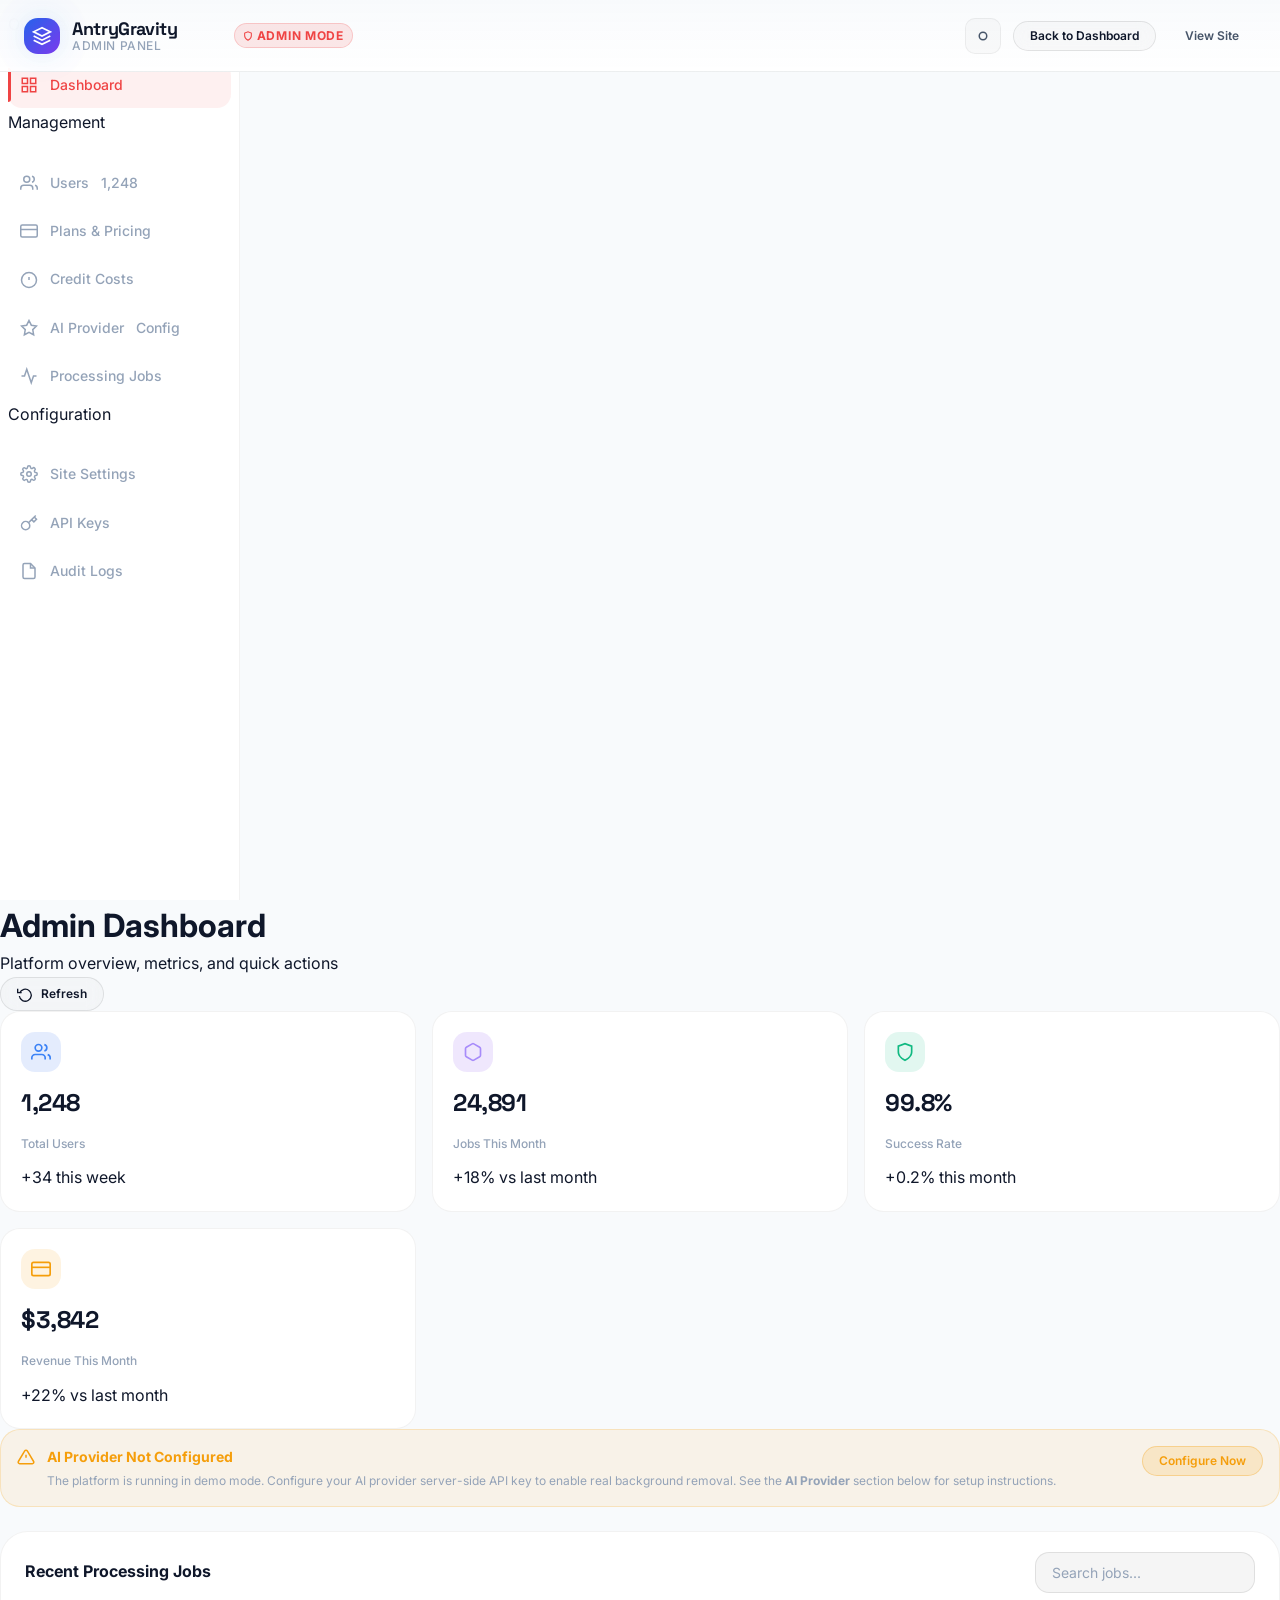
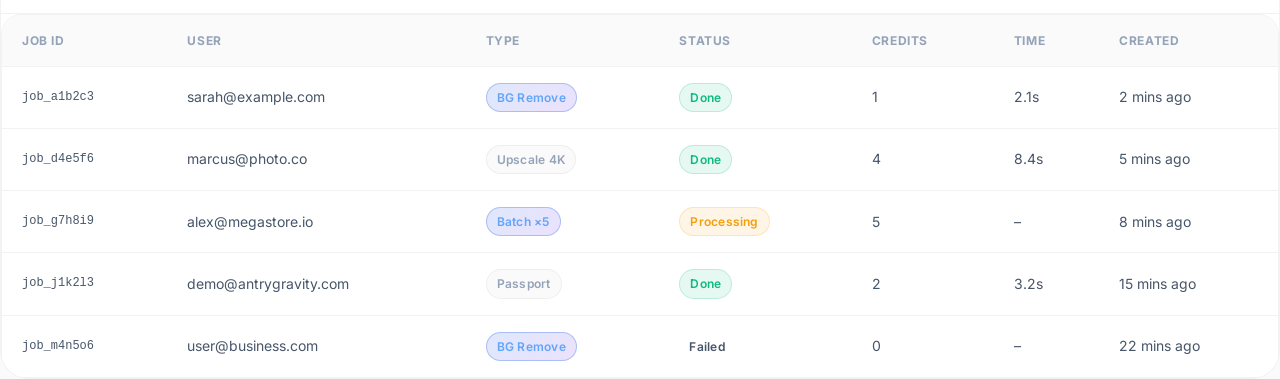
<file: admin.html>
<!DOCTYPE html>
<html lang="en" data-theme="dark">
<head>
  <meta charset="UTF-8"/>
  <meta name="viewport" content="width=device-width, initial-scale=1.0"/>
  <title>Admin Panel – AntryGravity</title>
  <meta name="description" content="AntryGravity admin dashboard — manage users, plans, credits, AI providers, and site settings."/>
  <meta name="robots" content="noindex, nofollow"/>
  <meta name="theme-color" content="#0a0f1e"/>
  <link rel="stylesheet" href="css/design-tokens.css"/>
  <link rel="stylesheet" href="css/components.css"/>
  <link rel="stylesheet" href="css/animations.css"/>
  <link rel="stylesheet" href="css/admin.css"/>
  <style>
    .admin-badge { display:inline-flex; align-items:center; gap:4px; background:rgba(239,68,68,0.12); color:var(--color-error); border:1px solid rgba(239,68,68,0.2); border-radius:var(--radius-full); padding:2px 8px; font-size:var(--text-xs); font-weight:700; }
    .admin-warning { background: rgba(245,158,11,0.08); border: 1px solid rgba(245,158,11,0.2); border-radius: var(--radius-xl); padding: var(--space-4); margin-bottom: var(--space-6); display:flex; align-items:flex-start; gap:var(--space-3); }
    .admin-warning svg { flex-shrink:0; margin-top:2px; }
  </style>
</head>
<body>

<!-- NAVBAR -->
<nav class="navbar" id="navbar" style="z-index:var(--z-nav);">
  <div class="navbar-inner">
    <a href="index.html" class="logo">
      <div class="logo-icon"><svg viewBox="0 0 24 24" fill="none" stroke="currentColor" stroke-width="2"><path d="M12 2L2 7l10 5 10-5-10-5z"/><path d="M2 17l10 5 10-5"/><path d="M2 12l10 5 10-5"/></svg></div>
      <div class="logo-text"><span class="logo-name">AntryGravity</span><span class="logo-tagline">Admin Panel</span></div>
    </a>
    <div style="flex:1;padding:0 var(--space-6);">
      <span class="admin-badge"><svg viewBox="0 0 24 24" fill="none" stroke="currentColor" stroke-width="2.5" width="10" height="10"><path d="M12 22s8-4 8-10V5l-8-3-8 3v7c0 6 8 10 8 10z"/></svg>Admin Mode</span>
    </div>
    <div class="nav-right">
      <button class="theme-toggle" data-theme-toggle aria-label="Toggle theme">
        <svg class="icon-moon" viewBox="0 0 24 24" fill="none" stroke="currentColor" stroke-width="2"><path d="M21 12.79A9 9 0 1 1 11.21 3 7 7 0 0 0 21 12.79z"/></svg>
        <svg class="icon-sun" viewBox="0 0 24 24" fill="none" stroke="currentColor" stroke-width="2" style="display:none"><circle cx="12" cy="12" r="5"/></svg>
      </button>
      <a href="dashboard.html" class="btn btn-secondary btn-sm">Back to Dashboard</a>
      <a href="index.html" class="btn btn-ghost btn-sm">View Site</a>
    </div>
  </div>
</nav>

<div class="admin-layout">
  <!-- Admin Sidebar -->
  <aside class="admin-sidebar" role="navigation" aria-label="Admin navigation">
    <div class="admin-nav">
      <div class="admin-nav-section">Overview</div>
      <a href="#overview" class="admin-nav-link active" data-section="overview">
        <svg viewBox="0 0 24 24" fill="none" stroke="currentColor" stroke-width="2"><rect x="3" y="3" width="7" height="7"/><rect x="14" y="3" width="7" height="7"/><rect x="14" y="14" width="7" height="7"/><rect x="3" y="14" width="7" height="7"/></svg>
        Dashboard
      </a>
      <div class="admin-nav-section">Management</div>
      <a href="#users" class="admin-nav-link" data-section="users">
        <svg viewBox="0 0 24 24" fill="none" stroke="currentColor" stroke-width="2"><path d="M17 21v-2a4 4 0 0 0-4-4H5a4 4 0 0 0-4 4v2"/><circle cx="9" cy="7" r="4"/><path d="M23 21v-2a4 4 0 0 0-3-3.87"/><path d="M16 3.13a4 4 0 0 1 0 7.75"/></svg>
        Users
        <span class="admin-nav-badge">1,248</span>
      </a>
      <a href="#plans" class="admin-nav-link" data-section="plans">
        <svg viewBox="0 0 24 24" fill="none" stroke="currentColor" stroke-width="2"><rect x="1" y="4" width="22" height="16" rx="2"/><line x1="1" y1="10" x2="23" y2="10"/></svg>
        Plans &amp; Pricing
      </a>
      <a href="#credits" class="admin-nav-link" data-section="credits">
        <svg viewBox="0 0 24 24" fill="none" stroke="currentColor" stroke-width="2"><circle cx="12" cy="12" r="10"/><line x1="12" y1="8" x2="12" y2="12"/><line x1="12" y1="16" x2="12.01" y2="16"/></svg>
        Credit Costs
      </a>
      <a href="#ai-provider" class="admin-nav-link" data-section="ai-provider">
        <svg viewBox="0 0 24 24" fill="none" stroke="currentColor" stroke-width="2"><polygon points="12 2 15.09 8.26 22 9.27 17 14.14 18.18 21.02 12 17.77 5.82 21.02 7 14.14 2 9.27 8.91 8.26 12 2"/></svg>
        AI Provider
        <span class="admin-nav-badge admin-nav-badge--warning">Config</span>
      </a>
      <a href="#jobs" class="admin-nav-link" data-section="jobs">
        <svg viewBox="0 0 24 24" fill="none" stroke="currentColor" stroke-width="2"><polyline points="22 12 18 12 15 21 9 3 6 12 2 12"/></svg>
        Processing Jobs
      </a>
      <div class="admin-nav-section">Configuration</div>
      <a href="#settings" class="admin-nav-link" data-section="settings">
        <svg viewBox="0 0 24 24" fill="none" stroke="currentColor" stroke-width="2"><circle cx="12" cy="12" r="3"/><path d="M19.4 15a1.65 1.65 0 0 0 .33 1.82l.06.06a2 2 0 0 1-2.83 2.83l-.06-.06a1.65 1.65 0 0 0-1.82-.33 1.65 1.65 0 0 0-1 1.51V21a2 2 0 0 1-4 0v-.09A1.65 1.65 0 0 0 9 19.4a1.65 1.65 0 0 0-1.82.33l-.06.06a2 2 0 0 1-2.83-2.83l.06-.06A1.65 1.65 0 0 0 4.68 15a1.65 1.65 0 0 0-1.51-1H3a2 2 0 0 1 0-4h.09A1.65 1.65 0 0 0 4.6 9a1.65 1.65 0 0 0-.33-1.82l-.06-.06a2 2 0 0 1 2.83-2.83l.06.06A1.65 1.65 0 0 0 9 4.68a1.65 1.65 0 0 0 1-1.51V3a2 2 0 0 1 4 0v.09a1.65 1.65 0 0 0 1 1.51 1.65 1.65 0 0 0 1.82-.33l.06-.06a2 2 0 0 1 2.83 2.83l-.06.06A1.65 1.65 0 0 0 19.4 9a1.65 1.65 0 0 0 1.51 1H21a2 2 0 0 1 0 4h-.09a1.65 1.65 0 0 0-1.51 1z"/></svg>
        Site Settings
      </a>
      <a href="#api-keys" class="admin-nav-link" data-section="api-keys">
        <svg viewBox="0 0 24 24" fill="none" stroke="currentColor" stroke-width="2"><path d="M21 2l-2 2m-7.61 7.61a5.5 5.5 0 1 1-7.778 7.778 5.5 5.5 0 0 1 7.777-7.777zm0 0L15.5 7.5m0 0l3 3L22 7l-3-3m-3.5 3.5L19 4"/></svg>
        API Keys
      </a>
      <a href="#logs" class="admin-nav-link" data-section="logs">
        <svg viewBox="0 0 24 24" fill="none" stroke="currentColor" stroke-width="2"><path d="M14 2H6a2 2 0 0 0-2 2v16a2 2 0 0 0 2 2h12a2 2 0 0 0 2-2V8z"/><polyline points="14 2 14 8 20 8"/></svg>
        Audit Logs
      </a>
    </div>
  </aside>

  <!-- Admin Main -->
  <main class="admin-main" role="main">

    <!-- ─ OVERVIEW SECTION ─ -->
    <div class="admin-section" id="section-overview">
      <div class="admin-page-header">
        <div>
          <h1 class="admin-page-title">Admin Dashboard</h1>
          <p class="admin-page-desc">Platform overview, metrics, and quick actions</p>
        </div>
        <div style="display:flex;gap:var(--space-3);">
          <button class="btn btn-secondary btn-sm" id="refresh-stats">
            <svg viewBox="0 0 24 24" fill="none" stroke="currentColor" stroke-width="2" width="14" height="14"><polyline points="1 4 1 10 7 10"/><path d="M3.51 15a9 9 0 1 0 .49-4.34"/></svg>
            Refresh
          </button>
        </div>
      </div>

      <!-- Platform stats -->
      <div class="admin-stats-grid">
        <div class="admin-stat-card">
          <div class="admin-stat-icon" style="background:rgba(37,99,235,0.12);color:var(--brand-blue-400);">
            <svg viewBox="0 0 24 24" fill="none" stroke="currentColor" stroke-width="2" width="20" height="20"><path d="M17 21v-2a4 4 0 0 0-4-4H5a4 4 0 0 0-4 4v2"/><circle cx="9" cy="7" r="4"/><path d="M23 21v-2a4 4 0 0 0-3-3.87"/><path d="M16 3.13a4 4 0 0 1 0 7.75"/></svg>
          </div>
          <div class="admin-stat-value">1,248</div>
          <div class="admin-stat-label">Total Users</div>
          <div class="admin-stat-change up">+34 this week</div>
        </div>
        <div class="admin-stat-card">
          <div class="admin-stat-icon" style="background:rgba(124,58,237,0.12);color:var(--brand-purple-400);">
            <svg viewBox="0 0 24 24" fill="none" stroke="currentColor" stroke-width="2" width="20" height="20"><path d="M21 16V8a2 2 0 0 0-1-1.73l-7-4a2 2 0 0 0-2 0l-7 4A2 2 0 0 0 3 8v8a2 2 0 0 0 1 1.73l7 4a2 2 0 0 0 2 0l7-4A2 2 0 0 0 21 16z"/></svg>
          </div>
          <div class="admin-stat-value">24,891</div>
          <div class="admin-stat-label">Jobs This Month</div>
          <div class="admin-stat-change up">+18% vs last month</div>
        </div>
        <div class="admin-stat-card">
          <div class="admin-stat-icon" style="background:rgba(16,185,129,0.12);color:var(--color-success);">
            <svg viewBox="0 0 24 24" fill="none" stroke="currentColor" stroke-width="2" width="20" height="20"><path d="M12 22s8-4 8-10V5l-8-3-8 3v7c0 6 8 10 8 10z"/></svg>
          </div>
          <div class="admin-stat-value">99.8%</div>
          <div class="admin-stat-label">Success Rate</div>
          <div class="admin-stat-change up">+0.2% this month</div>
        </div>
        <div class="admin-stat-card">
          <div class="admin-stat-icon" style="background:rgba(245,158,11,0.12);color:var(--color-warning);">
            <svg viewBox="0 0 24 24" fill="none" stroke="currentColor" stroke-width="2" width="20" height="20"><rect x="1" y="4" width="22" height="16" rx="2"/><line x1="1" y1="10" x2="23" y2="10"/></svg>
          </div>
          <div class="admin-stat-value">$3,842</div>
          <div class="admin-stat-label">Revenue This Month</div>
          <div class="admin-stat-change up">+22% vs last month</div>
        </div>
      </div>

      <!-- AI Provider status banner -->
      <div class="admin-warning" role="alert">
        <svg viewBox="0 0 24 24" fill="none" stroke="currentColor" stroke-width="2" width="18" height="18" style="color:var(--color-warning);"><path d="M10.29 3.86L1.82 18a2 2 0 0 0 1.71 3h16.94a2 2 0 0 0 1.71-3L13.71 3.86a2 2 0 0 0-3.42 0z"/><line x1="12" y1="9" x2="12" y2="13"/><line x1="12" y1="17" x2="12.01" y2="17"/></svg>
        <div>
          <div style="font-weight:700;color:var(--color-warning);font-size:var(--text-sm);">AI Provider Not Configured</div>
          <div style="font-size:var(--text-xs);color:var(--text-muted);margin-top:2px;">The platform is running in demo mode. Configure your AI provider server-side API key to enable real background removal. See the <strong>AI Provider</strong> section below for setup instructions.</div>
        </div>
        <button class="btn btn-sm" style="background:rgba(245,158,11,0.15);color:var(--color-warning);border-color:rgba(245,158,11,0.3);margin-left:auto;white-space:nowrap;" onclick="document.getElementById('section-ai-provider').scrollIntoView({behavior:'smooth'})">Configure Now</button>
      </div>

      <!-- Recent jobs table -->
      <div class="admin-card">
        <div class="admin-card-header">
          <h2 class="admin-card-title">Recent Processing Jobs</h2>
          <div style="display:flex;gap:var(--space-2);">
            <input type="search" class="form-input" placeholder="Search jobs..." style="width:220px;" aria-label="Search jobs"/>
          </div>
        </div>
        <div class="data-table-wrap">
          <table class="data-table" aria-label="Recent processing jobs">
            <thead>
              <tr>
                <th>Job ID</th>
                <th>User</th>
                <th>Type</th>
                <th>Status</th>
                <th>Credits</th>
                <th>Time</th>
                <th>Created</th>
              </tr>
            </thead>
            <tbody>
              <tr><td class="font-mono" style="font-family:var(--font-mono);font-size:var(--text-xs);">job_a1b2c3</td><td>sarah@example.com</td><td><span class="badge badge-brand">BG Remove</span></td><td><span class="badge badge-success">Done</span></td><td>1</td><td>2.1s</td><td>2 mins ago</td></tr>
              <tr><td class="font-mono" style="font-family:var(--font-mono);font-size:var(--text-xs);">job_d4e5f6</td><td>marcus@photo.co</td><td><span class="badge badge-muted">Upscale 4K</span></td><td><span class="badge badge-success">Done</span></td><td>4</td><td>8.4s</td><td>5 mins ago</td></tr>
              <tr><td class="font-mono" style="font-family:var(--font-mono);font-size:var(--text-xs);">job_g7h8i9</td><td>alex@megastore.io</td><td><span class="badge badge-brand">Batch ×5</span></td><td><span class="badge badge-warning">Processing</span></td><td>5</td><td>–</td><td>8 mins ago</td></tr>
              <tr><td class="font-mono" style="font-family:var(--font-mono);font-size:var(--text-xs);">job_j1k2l3</td><td>demo@antrygravity.com</td><td><span class="badge badge-muted">Passport</span></td><td><span class="badge badge-success">Done</span></td><td>2</td><td>3.2s</td><td>15 mins ago</td></tr>
              <tr><td class="font-mono" style="font-family:var(--font-mono);font-size:var(--text-xs);">job_m4n5o6</td><td>user@business.com</td><td><span class="badge badge-brand">BG Remove</span></td><td><span class="badge badge-danger">Failed</span></td><td>0</td><td>–</td><td>22 mins ago</td></tr>
            </tbody>
          </table>
        </div>
      </div>
    </div>

    <!-- ─ AI PROVIDER SECTION ─ -->
    <div class="admin-section hidden" id="section-ai-provider">
      <div class="admin-page-header">
        <div>
          <h2 class="admin-page-title">AI Provider Configuration</h2>
          <p class="admin-page-desc">Connect your AI backend to enable real background removal processing.</p>
        </div>
      </div>

      <div class="admin-warning" role="alert" style="margin-bottom:var(--space-6);">
        <svg viewBox="0 0 24 24" fill="none" stroke="currentColor" stroke-width="2" width="18" height="18" style="color:var(--color-warning);"><path d="M12 22s8-4 8-10V5l-8-3-8 3v7c0 6 8 10 8 10z"/></svg>
        <div>
          <div style="font-weight:700;color:var(--color-warning);font-size:var(--text-sm);">⚠️ Security Notice: API Keys Must Stay Server-Side</div>
          <div style="font-size:var(--text-xs);color:var(--text-muted);margin-top:2px;">Never paste your AI provider API key into this form or any frontend code. Provider API keys must be stored as <strong>environment variables</strong> on your backend server. This form configures the <strong>endpoint URL</strong> that your backend exposes to the frontend.</div>
        </div>
      </div>

      <div class="admin-two-col">
        <div class="admin-card">
          <div class="admin-card-header"><h3 class="admin-card-title">Primary Provider Endpoint</h3></div>
          <div style="padding:var(--space-5);display:flex;flex-direction:column;gap:var(--space-4);">
            <div class="form-group">
              <label class="form-label">Provider Name</label>
              <select class="form-input form-select" id="provider-name" aria-label="AI provider">
                <option value="remove-bg">Remove.bg</option>
                <option value="clipdrop">Clipdrop (Stability AI)</option>
                <option value="photoroom">Photoroom API</option>
                <option value="replicate">Replicate</option>
                <option value="custom">Custom Backend Endpoint</option>
              </select>
            </div>
            <div class="form-group">
              <label class="form-label">Backend Proxy Endpoint URL</label>
              <input type="url" class="form-input" id="provider-endpoint" placeholder="https://your-server.com/api/ai/remove-bg" value="" aria-label="Backend proxy endpoint URL"/>
              <div style="font-size:var(--text-xs);color:var(--text-muted);margin-top:4px;">This is your backend endpoint — it should proxy requests to the AI provider using your server-side API key.</div>
            </div>
            <div class="form-group">
              <label class="form-label">Timeout (milliseconds)</label>
              <input type="number" class="form-input" value="30000" min="5000" max="120000" aria-label="Timeout in milliseconds"/>
            </div>
            <div class="form-group">
              <label class="form-label">Max Retry Attempts</label>
              <input type="number" class="form-input" value="3" min="1" max="5" aria-label="Max retries"/>
            </div>
            <div style="display:flex;gap:var(--space-3);">
              <button class="btn btn-primary" id="test-provider-btn">
                <svg viewBox="0 0 24 24" fill="none" stroke="currentColor" stroke-width="2" width="14" height="14"><polyline points="22 12 18 12 15 21 9 3 6 12 2 12"/></svg>
                Test Connection
              </button>
              <button class="btn btn-secondary" id="save-provider-btn">Save Configuration</button>
            </div>
            <div id="provider-test-result" class="hidden" role="alert" style="padding:var(--space-3);border-radius:var(--radius-lg);font-size:var(--text-sm);"></div>
          </div>
        </div>

        <div style="display:flex;flex-direction:column;gap:var(--space-4);">
          <div class="admin-card">
            <div class="admin-card-header"><h3 class="admin-card-title">Fallback Provider</h3></div>
            <div style="padding:var(--space-5);display:flex;flex-direction:column;gap:var(--space-4);">
              <div class="form-group">
                <label class="form-label">Fallback Endpoint URL</label>
                <input type="url" class="form-input" placeholder="https://your-server.com/api/ai/fallback" aria-label="Fallback provider endpoint"/>
              </div>
              <div class="form-group">
                <label class="form-label">Retry Delay (ms)</label>
                <input type="number" class="form-input" value="1000" aria-label="Retry delay"/>
              </div>
              <label class="panel-row" style="cursor:pointer;">
                <span class="panel-row-label">Enable fallback on primary failure</span>
                <div class="toggle"><input type="checkbox" checked aria-label="Enable fallback"/><div class="toggle-track"></div></div>
              </label>
            </div>
          </div>

          <div class="admin-card">
            <div class="admin-card-header"><h3 class="admin-card-title">Provider Status</h3></div>
            <div style="padding:var(--space-5);display:flex;flex-direction:column;gap:var(--space-3);">
              <div class="batch-stat">
                <span class="batch-stat-label">Primary Provider</span>
                <span class="badge badge-muted" id="primary-status">Not Configured</span>
              </div>
              <div class="batch-stat">
                <span class="batch-stat-label">Fallback Provider</span>
                <span class="badge badge-muted">Not Configured</span>
              </div>
              <div class="batch-stat">
                <span class="batch-stat-label">Current Mode</span>
                <span class="badge badge-warning">Demo Mode</span>
              </div>
              <div class="batch-stat">
                <span class="batch-stat-label">Jobs Today</span>
                <span class="badge badge-brand">0 (demo)</span>
              </div>
            </div>
          </div>

          <div class="admin-card" style="background:rgba(37,99,235,0.05);border-color:var(--border-accent);">
            <div style="padding:var(--space-5);">
              <div style="font-size:var(--text-sm);font-weight:700;color:var(--brand-blue-300);margin-bottom:var(--space-3);">Setup Guide</div>
              <ol style="font-size:var(--text-xs);color:var(--text-muted);line-height:2;padding-left:var(--space-4);">
                <li>Create a backend server (Node.js, Python, etc.)</li>
                <li>Sign up for an AI provider (Remove.bg, Clipdrop, etc.)</li>
                <li>Store the API key as an environment variable</li>
                <li>Create a proxy endpoint on your backend</li>
                <li>Enter the proxy endpoint URL in this form</li>
                <li>Click "Test Connection" to verify</li>
              </ol>
              <a href="api-docs.html" class="btn btn-secondary btn-sm" style="margin-top:var(--space-3);">View API Docs →</a>
            </div>
          </div>
        </div>
      </div>
    </div>

    <!-- ─ CREDIT COSTS SECTION ─ -->
    <div class="admin-section hidden" id="section-credits">
      <div class="admin-page-header">
        <div><h2 class="admin-page-title">Credit Costs</h2><p class="admin-page-desc">Configure how many credits each AI operation costs.</p></div>
        <button class="btn btn-primary btn-sm" id="save-credits-btn">Save Changes</button>
      </div>
      <div class="admin-card">
        <div class="data-table-wrap">
          <table class="data-table" aria-label="Credit costs configuration">
            <thead><tr><th>Operation</th><th>Current Cost</th><th>New Cost</th><th>Description</th></tr></thead>
            <tbody>
              <tr><td>Background Removal</td><td><span class="badge badge-brand">1</span></td><td><input type="number" class="form-input" value="1" min="0" style="width:70px;" aria-label="Background removal credit cost"/></td><td style="font-size:var(--text-xs);color:var(--text-muted);">Standard AI removal</td></tr>
              <tr><td>AI Background Generate</td><td><span class="badge badge-brand">3</span></td><td><input type="number" class="form-input" value="3" min="0" style="width:70px;" aria-label="AI background generation credit cost"/></td><td style="font-size:var(--text-xs);color:var(--text-muted);">Generative AI backgrounds</td></tr>
              <tr><td>Upscale to 2K</td><td><span class="badge badge-brand">2</span></td><td><input type="number" class="form-input" value="2" min="0" style="width:70px;" aria-label="Upscale 2K credit cost"/></td><td style="font-size:var(--text-xs);color:var(--text-muted);">2048px upscaling</td></tr>
              <tr><td>Upscale to 4K</td><td><span class="badge badge-brand">4</span></td><td><input type="number" class="form-input" value="4" min="0" style="width:70px;" aria-label="Upscale 4K credit cost"/></td><td style="font-size:var(--text-xs);color:var(--text-muted);">4096px upscaling</td></tr>
              <tr><td>Upscale to 8K</td><td><span class="badge badge-brand">8</span></td><td><input type="number" class="form-input" value="8" min="0" style="width:70px;" aria-label="Upscale 8K credit cost"/></td><td style="font-size:var(--text-xs);color:var(--text-muted);">7680px upscaling</td></tr>
              <tr><td>Passport Photo</td><td><span class="badge badge-brand">2</span></td><td><input type="number" class="form-input" value="2" min="0" style="width:70px;" aria-label="Passport photo credit cost"/></td><td style="font-size:var(--text-xs);color:var(--text-muted);">Official size generation</td></tr>
              <tr><td>Product Studio Export</td><td><span class="badge badge-brand">2</span></td><td><input type="number" class="form-input" value="2" min="0" style="width:70px;" aria-label="Product studio credit cost"/></td><td style="font-size:var(--text-xs);color:var(--text-muted);">Product photo export</td></tr>
              <tr><td>Batch (per image)</td><td><span class="badge badge-brand">1</span></td><td><input type="number" class="form-input" value="1" min="0" style="width:70px;" aria-label="Batch per image credit cost"/></td><td style="font-size:var(--text-xs);color:var(--text-muted);">Per image in batch</td></tr>
              <tr><td>Fine Edge Refine</td><td><span class="badge badge-brand">1</span></td><td><input type="number" class="form-input" value="1" min="0" style="width:70px;" aria-label="Fine edge refine credit cost"/></td><td style="font-size:var(--text-xs);color:var(--text-muted);">Additional refinement</td></tr>
            </tbody>
          </table>
        </div>
      </div>
    </div>

    <!-- ─ USERS SECTION ─ -->
    <div class="admin-section hidden" id="section-users">
      <div class="admin-page-header">
        <div><h2 class="admin-page-title">User Management</h2><p class="admin-page-desc">View and manage all registered users.</p></div>
        <div style="display:flex;gap:var(--space-3);">
          <input type="search" class="form-input" placeholder="Search users..." style="width:220px;" aria-label="Search users"/>
          <select class="form-input form-select" style="width:140px;" aria-label="Filter by plan"><option>All Plans</option><option>Free</option><option>Pro</option><option>Business</option><option>Enterprise</option></select>
          <button class="btn btn-primary btn-sm">Export CSV</button>
        </div>
      </div>
      <div class="admin-card">
        <div class="data-table-wrap">
          <table class="data-table" aria-label="Users table">
            <thead><tr><th><input type="checkbox" aria-label="Select all"/></th><th>User</th><th>Plan</th><th>Credits</th><th>Images</th><th>Joined</th><th>Status</th><th>Actions</th></tr></thead>
            <tbody>
              <tr><td><input type="checkbox" aria-label="Select user"/></td><td><div style="display:flex;align-items:center;gap:var(--space-2);"><div style="width:32px;height:32px;border-radius:50%;background:var(--gradient-brand);display:flex;align-items:center;justify-content:center;font-size:var(--text-xs);font-weight:700;color:white;">S</div><div><div style="font-size:var(--text-sm);font-weight:600;">Sarah Rodriguez</div><div style="font-size:var(--text-xs);color:var(--text-muted);">sarah@example.com</div></div></div></td><td><span class="badge badge-brand">Pro</span></td><td>340</td><td>156</td><td>Jan 2026</td><td><span class="badge badge-success">Active</span></td><td><div style="display:flex;gap:var(--space-1);"><button class="btn btn-ghost btn-sm">Edit</button><button class="btn btn-ghost btn-sm" style="color:var(--color-error);">Ban</button></div></td></tr>
              <tr><td><input type="checkbox" aria-label="Select user"/></td><td><div style="display:flex;align-items:center;gap:var(--space-2);"><div style="width:32px;height:32px;border-radius:50%;background:linear-gradient(135deg,#43e97b,#38f9d7);display:flex;align-items:center;justify-content:center;font-size:var(--text-xs);font-weight:700;color:white;">M</div><div><div style="font-size:var(--text-sm);font-weight:600;">Marcus Chen</div><div style="font-size:var(--text-xs);color:var(--text-muted);">marcus@photo.co</div></div></div></td><td><span class="badge badge-muted">Free</span></td><td>3</td><td>2</td><td>Mar 2026</td><td><span class="badge badge-success">Active</span></td><td><div style="display:flex;gap:var(--space-1);"><button class="btn btn-ghost btn-sm">Edit</button><button class="btn btn-ghost btn-sm" style="color:var(--color-error);">Ban</button></div></td></tr>
              <tr><td><input type="checkbox" aria-label="Select user"/></td><td><div style="display:flex;align-items:center;gap:var(--space-2);"><div style="width:32px;height:32px;border-radius:50%;background:linear-gradient(135deg,#fa709a,#fee140);display:flex;align-items:center;justify-content:center;font-size:var(--text-xs);font-weight:700;color:white;">A</div><div><div style="font-size:var(--text-sm);font-weight:600;">Alex Kim</div><div style="font-size:var(--text-xs);color:var(--text-muted);">alex@megastore.io</div></div></div></td><td><span class="badge" style="background:rgba(245,158,11,0.12);color:var(--color-warning);">Business</span></td><td>1,450</td><td>892</td><td>Nov 2025</td><td><span class="badge badge-success">Active</span></td><td><div style="display:flex;gap:var(--space-1);"><button class="btn btn-ghost btn-sm">Edit</button><button class="btn btn-ghost btn-sm" style="color:var(--color-error);">Ban</button></div></td></tr>
            </tbody>
          </table>
        </div>
      </div>
    </div>

    <!-- ─ SITE SETTINGS SECTION ─ -->
    <div class="admin-section hidden" id="section-settings">
      <div class="admin-page-header">
        <div><h2 class="admin-page-title">Site Settings</h2><p class="admin-page-desc">Global site configuration and feature flags.</p></div>
        <button class="btn btn-primary btn-sm" id="save-settings-btn">Save All Settings</button>
      </div>
      <div class="admin-two-col">
        <div class="admin-card">
          <div class="admin-card-header"><h3 class="admin-card-title">General</h3></div>
          <div style="padding:var(--space-5);display:flex;flex-direction:column;gap:var(--space-4);">
            <div class="form-group"><label class="form-label">Site Name</label><input type="text" class="form-input" value="AntryGravity"/></div>
            <div class="form-group"><label class="form-label">Site Tagline</label><input type="text" class="form-input" value="AI Image Studio"/></div>
            <div class="form-group"><label class="form-label">Support Email</label><input type="email" class="form-input" value="support@antrygravity.com"/></div>
            <div class="form-group"><label class="form-label">Max Upload Size (MB)</label><input type="number" class="form-input" value="25" min="1" max="100"/></div>
            <div class="form-group"><label class="form-label">Max Batch Files</label><input type="number" class="form-input" value="20" min="1" max="100"/></div>
          </div>
        </div>
        <div style="display:flex;flex-direction:column;gap:var(--space-4);">
          <div class="admin-card">
            <div class="admin-card-header"><h3 class="admin-card-title">Feature Flags</h3></div>
            <div style="padding:var(--space-5);display:flex;flex-direction:column;gap:var(--space-3);">
              <label class="panel-row" style="cursor:pointer;"><span class="panel-row-label">AI Background Generator</span><div class="toggle"><input type="checkbox" checked aria-label="Enable AI background generator"/><div class="toggle-track"></div></div></label>
              <label class="panel-row" style="cursor:pointer;"><span class="panel-row-label">Image Upscaler</span><div class="toggle"><input type="checkbox" checked aria-label="Enable image upscaler"/><div class="toggle-track"></div></div></label>
              <label class="panel-row" style="cursor:pointer;"><span class="panel-row-label">Batch Processing</span><div class="toggle"><input type="checkbox" checked aria-label="Enable batch processing"/><div class="toggle-track"></div></div></label>
              <label class="panel-row" style="cursor:pointer;"><span class="panel-row-label">Passport Photo Studio</span><div class="toggle"><input type="checkbox" checked aria-label="Enable passport photo studio"/><div class="toggle-track"></div></div></label>
              <label class="panel-row" style="cursor:pointer;"><span class="panel-row-label">Product Studio</span><div class="toggle"><input type="checkbox" checked aria-label="Enable product studio"/><div class="toggle-track"></div></div></label>
              <label class="panel-row" style="cursor:pointer;"><span class="panel-row-label">Maintenance Mode</span><div class="toggle"><input type="checkbox" aria-label="Enable maintenance mode"/><div class="toggle-track"></div></div></label>
              <label class="panel-row" style="cursor:pointer;"><span class="panel-row-label">Free Plan Registrations</span><div class="toggle"><input type="checkbox" checked aria-label="Allow free plan registrations"/><div class="toggle-track"></div></div></label>
            </div>
          </div>
          <div class="admin-card" style="background:rgba(239,68,68,0.05);border-color:rgba(239,68,68,0.2);">
            <div class="admin-card-header"><h3 class="admin-card-title" style="color:var(--color-error);">Danger Zone</h3></div>
            <div style="padding:var(--space-5);display:flex;flex-direction:column;gap:var(--space-3);">
              <button class="btn btn-sm" style="background:rgba(239,68,68,0.10);color:var(--color-error);border-color:rgba(239,68,68,0.2);">Clear All Processing Jobs</button>
              <button class="btn btn-sm" style="background:rgba(239,68,68,0.10);color:var(--color-error);border-color:rgba(239,68,68,0.2);">Reset All Credit Balances</button>
              <button class="btn btn-sm" style="background:rgba(239,68,68,0.10);color:var(--color-error);border-color:rgba(239,68,68,0.2);">Export All User Data</button>
            </div>
          </div>
        </div>
      </div>
    </div>

  </main>
</div>

<script type="module">
import { ThemeManager } from './js/core/theme.js';
import { Notifications } from './js/components/notifications.js';

document.addEventListener('DOMContentLoaded', () => {
  ThemeManager.init();
  Notifications.init();
  document.querySelectorAll('[data-theme-toggle]').forEach(b => b.addEventListener('click', () => ThemeManager.toggle()));

  // Section navigation
  const sections = {};
  document.querySelectorAll('.admin-section').forEach(s => {
    const id = s.id.replace('section-', '');
    sections[id] = s;
  });

  document.querySelectorAll('.admin-nav-link[data-section]').forEach(link => {
    link.addEventListener('click', e => {
      e.preventDefault();
      const target = link.dataset.section;
      document.querySelectorAll('.admin-nav-link').forEach(l => l.classList.remove('active'));
      link.classList.add('active');
      Object.values(sections).forEach(s => s.classList.add('hidden'));
      if (sections[target]) sections[target].classList.remove('hidden');
    });
  });

  // Test provider connection
  document.getElementById('test-provider-btn')?.addEventListener('click', async () => {
    const endpoint = document.getElementById('provider-endpoint').value.trim();
    const result = document.getElementById('provider-test-result');
    if (!endpoint) {
      Notifications.warning('No Endpoint', 'Enter a backend proxy endpoint URL first.');
      return;
    }
    result.classList.remove('hidden');
    result.style.background = 'rgba(245,158,11,0.08)';
    result.style.color = 'var(--color-warning)';
    result.textContent = 'Testing connection...';
    try {
      const res = await fetch(endpoint + '/ping', { method: 'HEAD', signal: AbortSignal.timeout(5000) });
      if (res.ok) {
        result.style.background = 'rgba(16,185,129,0.08)';
        result.style.color = 'var(--color-success)';
        result.textContent = '✓ Connection successful! Provider is reachable.';
        document.getElementById('primary-status').textContent = 'Connected';
        document.getElementById('primary-status').className = 'badge badge-success';
        Notifications.success('Connected!', 'AI provider endpoint is reachable.');
      } else {
        throw new Error(`HTTP ${res.status}`);
      }
    } catch (err) {
      result.style.background = 'rgba(239,68,68,0.08)';
      result.style.color = 'var(--color-error)';
      result.textContent = `✗ Connection failed: ${err.message}. Check your endpoint URL and make sure your backend server is running.`;
      Notifications.error('Connection Failed', err.message);
    }
  });

  // Save provider
  document.getElementById('save-provider-btn')?.addEventListener('click', () => {
    Notifications.success('Saved', 'Provider configuration saved. Update app.config.js to persist.');
  });

  // Save credits
  document.getElementById('save-credits-btn')?.addEventListener('click', () => {
    Notifications.success('Saved', 'Credit costs updated. Restart the app to apply changes.');
  });

  // Save settings
  document.getElementById('save-settings-btn')?.addEventListener('click', () => {
    Notifications.success('Saved', 'Site settings saved successfully.');
  });

  // Refresh
  document.getElementById('refresh-stats')?.addEventListener('click', () => {
    Notifications.info('Refreshed', 'Stats refreshed (demo data shown).');
  });
});
</script>
</body>
</html>
</file>
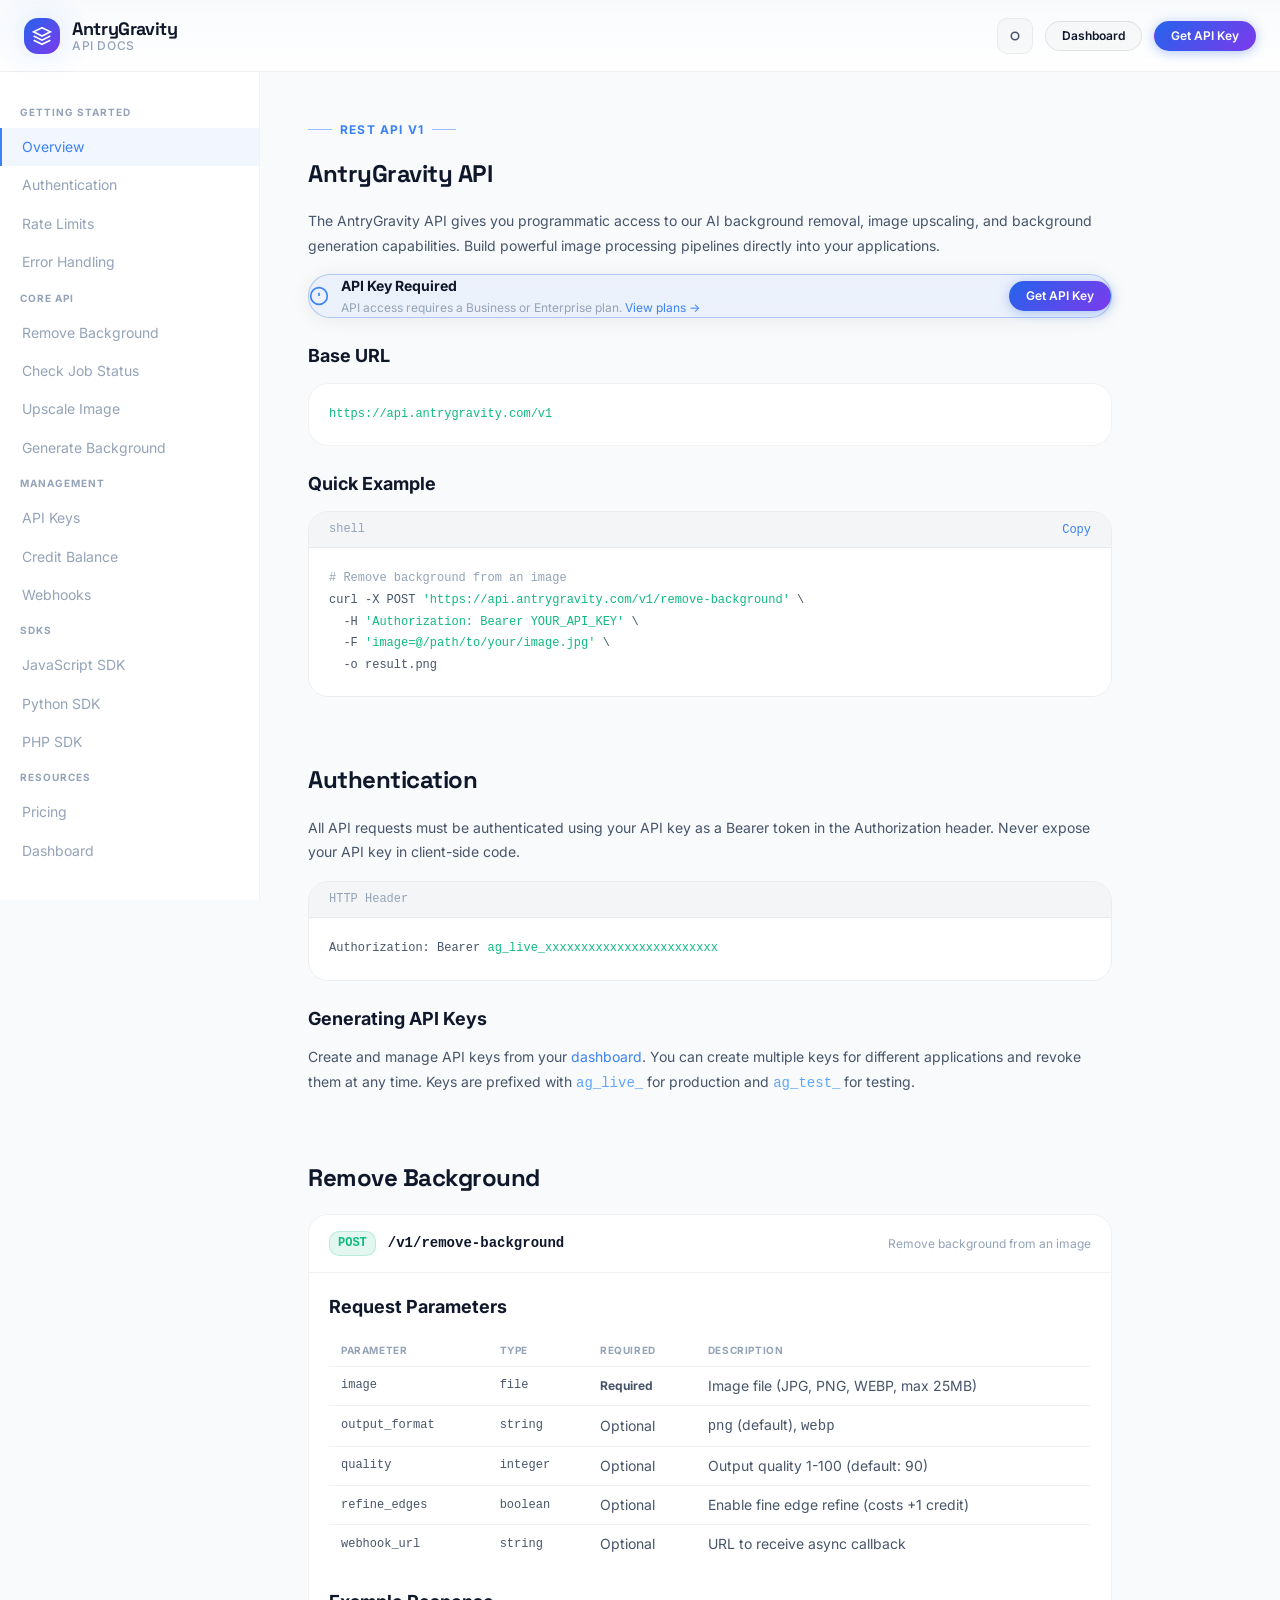
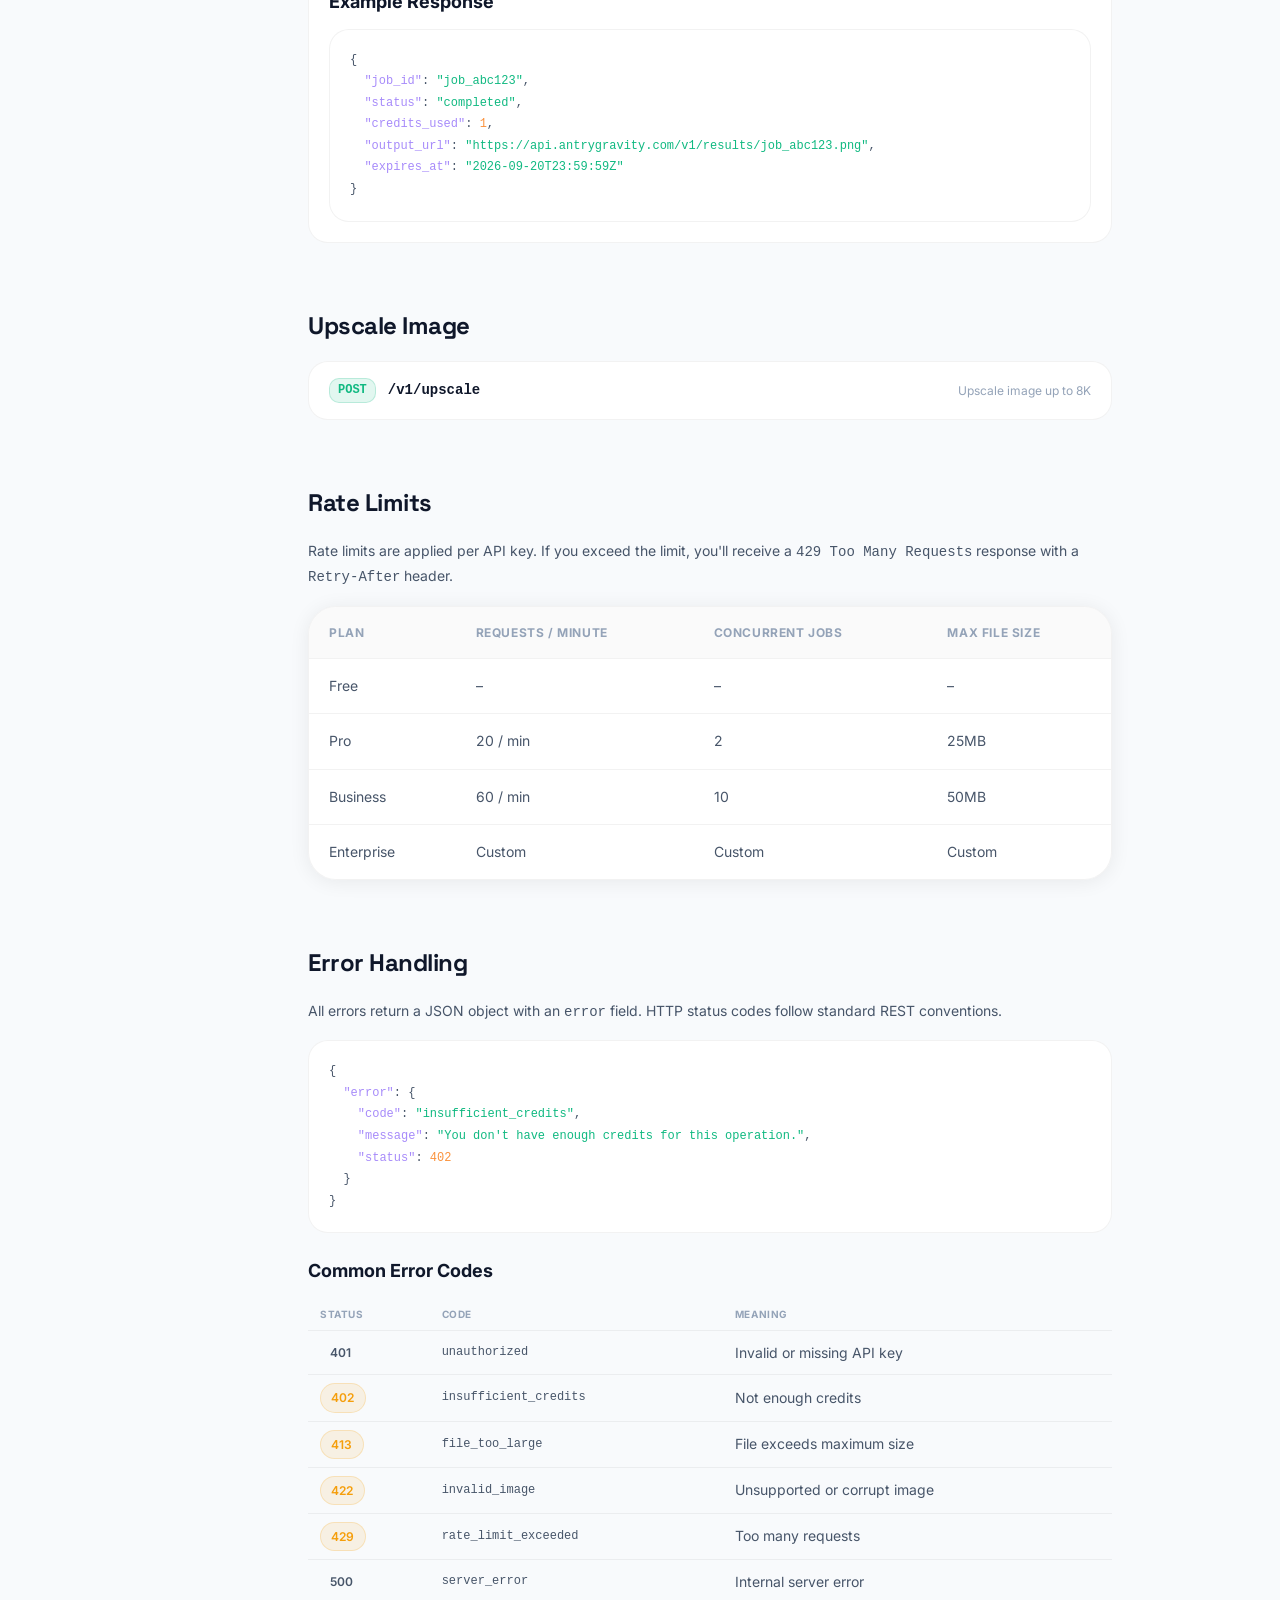
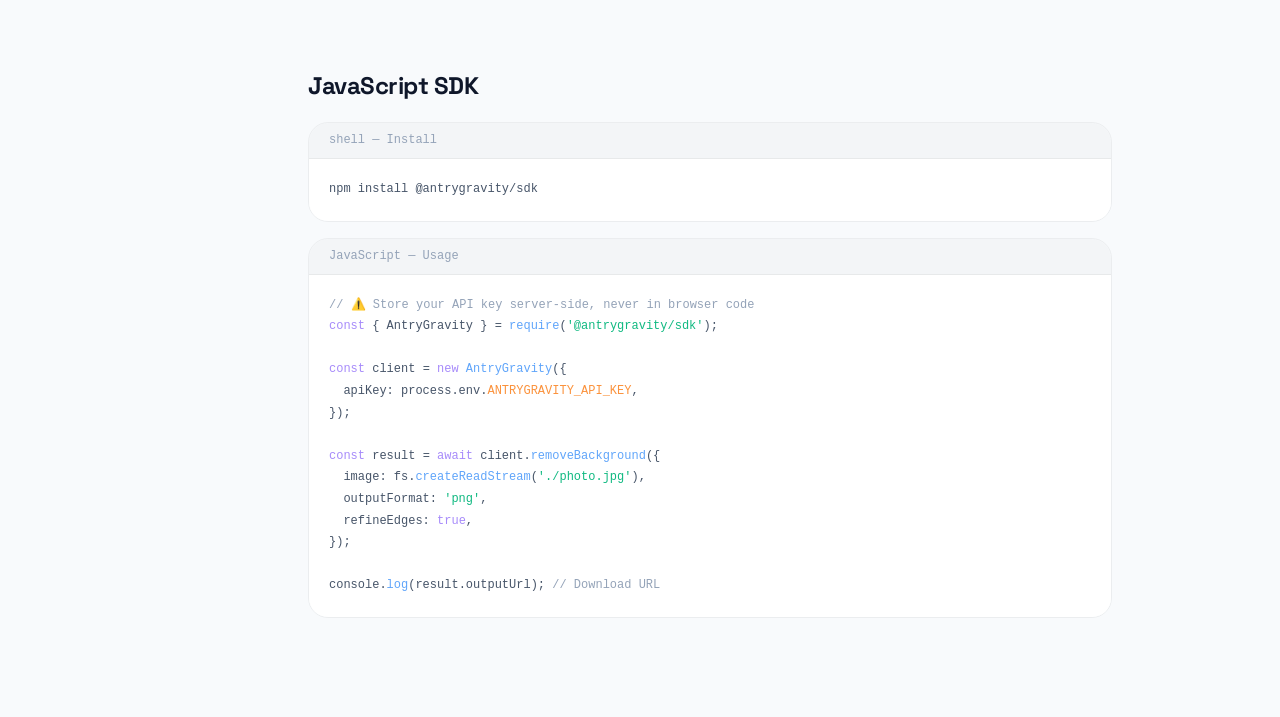
<file: api-docs.html>
<!DOCTYPE html>
<html lang="en" data-theme="dark">
<head>
  <meta charset="UTF-8"/>
  <meta name="viewport" content="width=device-width, initial-scale=1.0"/>
  <title>API Documentation – AntryGravity</title>
  <meta name="description" content="Integrate AntryGravity's AI background removal API into your application. Full REST API documentation."/>
  <meta name="theme-color" content="#0a0f1e"/>
  <link rel="stylesheet" href="css/design-tokens.css"/>
  <link rel="stylesheet" href="css/components.css"/>
  <link rel="stylesheet" href="css/animations.css"/>
  <style>
    .page-wrap { padding-top: var(--nav-height); }
    .docs-layout { display: grid; grid-template-columns: 260px 1fr; min-height: calc(100vh - var(--nav-height)); }
    .docs-sidebar {
      position: sticky; top: var(--nav-height); height: calc(100vh - var(--nav-height));
      overflow-y: auto; border-right: 1px solid var(--border-subtle);
      background: var(--bg-sidebar); padding: var(--space-6) 0;
    }
    .docs-nav-section { padding: var(--space-2) var(--space-5); font-size: 10px; font-weight: 700; letter-spacing: 0.1em; text-transform: uppercase; color: var(--text-muted); }
    .docs-nav-link { display: flex; align-items: center; gap: var(--space-2); padding: var(--space-2) var(--space-5); font-size: var(--text-sm); color: var(--text-muted); text-decoration: none; transition: all var(--transition-fast); border-left: 2px solid transparent; }
    .docs-nav-link:hover { color: var(--text-secondary); background: var(--bg-glass); }
    .docs-nav-link.active { color: var(--brand-blue-400); border-left-color: var(--brand-blue-400); background: rgba(37,99,235,0.06); }
    .docs-content { padding: var(--space-10) var(--space-12); max-width: 900px; }
    .docs-section { margin-bottom: var(--space-16); scroll-margin-top: calc(var(--nav-height) + var(--space-4)); }
    .docs-section-title { font-family: var(--font-display); font-size: var(--text-2xl); font-weight: 800; color: var(--text-primary); margin-bottom: var(--space-4); letter-spacing: -0.02em; }
    .docs-subtitle { font-size: var(--text-lg); font-weight: 700; color: var(--text-primary); margin-bottom: var(--space-3); margin-top: var(--space-6); }
    .docs-p { font-size: var(--text-sm); color: var(--text-secondary); line-height: 1.75; margin-bottom: var(--space-4); }
    .method-badge { display: inline-flex; align-items: center; padding: 2px 8px; border-radius: var(--radius-md); font-size: var(--text-xs); font-weight: 700; font-family: var(--font-mono); }
    .method-post { background: rgba(16,185,129,0.12); color: var(--color-success); border: 1px solid rgba(16,185,129,0.2); }
    .method-get { background: rgba(37,99,235,0.12); color: var(--brand-blue-400); border: 1px solid rgba(37,99,235,0.2); }
    .method-delete { background: rgba(239,68,68,0.12); color: var(--color-error); border: 1px solid rgba(239,68,68,0.2); }
    .endpoint-card { background: var(--bg-card); border: 1px solid var(--border-subtle); border-radius: var(--radius-xl); overflow: hidden; margin-bottom: var(--space-5); }
    .endpoint-header { display: flex; align-items: center; gap: var(--space-3); padding: var(--space-4) var(--space-5); cursor: pointer; user-select: none; }
    .endpoint-path { font-family: var(--font-mono); font-size: var(--text-sm); color: var(--text-primary); font-weight: 600; }
    .endpoint-desc { font-size: var(--text-xs); color: var(--text-muted); margin-left: auto; }
    .endpoint-body { border-top: 1px solid var(--border-subtle); padding: var(--space-5); display: none; }
    .endpoint-card.open .endpoint-body { display: block; }
    .param-table { width: 100%; border-collapse: collapse; font-size: var(--text-sm); }
    .param-table th { text-align: left; padding: var(--space-2) var(--space-3); font-size: 10px; font-weight: 700; text-transform: uppercase; letter-spacing: 0.06em; color: var(--text-muted); border-bottom: 1px solid var(--border-subtle); }
    .param-table td { padding: var(--space-2) var(--space-3); color: var(--text-secondary); border-bottom: 1px solid var(--border-subtle); }
    .param-table tr:last-child td { border-bottom: none; }
    .param-name { font-family: var(--font-mono); color: var(--brand-blue-300); font-size: var(--text-xs); }
    .param-type { font-family: var(--font-mono); color: var(--brand-purple-400); font-size: var(--text-xs); }
    .param-required { color: var(--color-error); font-size: var(--text-xs); font-weight: 700; }
    .code-block { background: var(--bg-sidebar); border: 1px solid var(--border-subtle); border-radius: var(--radius-xl); padding: var(--space-5); font-family: var(--font-mono); font-size: var(--text-xs); color: var(--text-secondary); line-height: 1.8; overflow-x: auto; position: relative; }
    .code-header { display: flex; align-items: center; justify-content: space-between; padding: var(--space-2) var(--space-5); background: var(--bg-glass); border-bottom: 1px solid var(--border-subtle); font-size: var(--text-xs); color: var(--text-muted); font-family: var(--font-mono); }
    .copy-btn { cursor: pointer; font-size: var(--text-xs); color: var(--brand-blue-400); background: none; border: none; font-family: var(--font-mono); }
    .kw { color: var(--brand-purple-400); } .str { color: var(--color-success); } .cm { color: var(--text-muted); } .fn { color: var(--brand-blue-300); } .num { color: #fb923c; }
    @media (max-width: 768px) { .docs-layout { grid-template-columns: 1fr; } .docs-sidebar { display: none; } .docs-content { padding: var(--space-6); } }
  </style>
</head>
<body>

<nav class="navbar" id="navbar">
  <div class="navbar-inner">
    <a href="index.html" class="logo">
      <div class="logo-icon"><svg viewBox="0 0 24 24" fill="none" stroke="currentColor" stroke-width="2"><path d="M12 2L2 7l10 5 10-5-10-5z"/><path d="M2 17l10 5 10-5"/><path d="M2 12l10 5 10-5"/></svg></div>
      <div class="logo-text"><span class="logo-name">AntryGravity</span><span class="logo-tagline">API Docs</span></div>
    </a>
    <div style="flex:1"></div>
    <div class="nav-right">
      <button class="theme-toggle" data-theme-toggle aria-label="Toggle theme">
        <svg class="icon-moon" viewBox="0 0 24 24" fill="none" stroke="currentColor" stroke-width="2"><path d="M21 12.79A9 9 0 1 1 11.21 3 7 7 0 0 0 21 12.79z"/></svg>
        <svg class="icon-sun" viewBox="0 0 24 24" fill="none" stroke="currentColor" stroke-width="2" style="display:none"><circle cx="12" cy="12" r="5"/></svg>
      </button>
      <a href="dashboard.html" class="btn btn-secondary btn-sm">Dashboard</a>
      <a href="pricing.html" class="btn btn-primary btn-sm">Get API Key</a>
    </div>
  </div>
</nav>

<div class="page-wrap">
  <div class="docs-layout">
    <!-- Sidebar Nav -->
    <nav class="docs-sidebar" aria-label="API documentation navigation">
      <div class="docs-nav-section">Getting Started</div>
      <a href="#overview" class="docs-nav-link active">Overview</a>
      <a href="#authentication" class="docs-nav-link">Authentication</a>
      <a href="#rate-limits" class="docs-nav-link">Rate Limits</a>
      <a href="#errors" class="docs-nav-link">Error Handling</a>
      <div class="docs-nav-section">Core API</div>
      <a href="#remove-background" class="docs-nav-link">Remove Background</a>
      <a href="#check-status" class="docs-nav-link">Check Job Status</a>
      <a href="#upscale" class="docs-nav-link">Upscale Image</a>
      <a href="#generate-bg" class="docs-nav-link">Generate Background</a>
      <div class="docs-nav-section">Management</div>
      <a href="#api-keys" class="docs-nav-link">API Keys</a>
      <a href="#credits" class="docs-nav-link">Credit Balance</a>
      <a href="#webhooks" class="docs-nav-link">Webhooks</a>
      <div class="docs-nav-section">SDKs</div>
      <a href="#sdk-js" class="docs-nav-link">JavaScript SDK</a>
      <a href="#sdk-python" class="docs-nav-link">Python SDK</a>
      <a href="#sdk-php" class="docs-nav-link">PHP SDK</a>
      <div class="docs-nav-section">Resources</div>
      <a href="pricing.html" class="docs-nav-link">Pricing</a>
      <a href="dashboard.html" class="docs-nav-link">Dashboard</a>
    </nav>

    <!-- Main Content -->
    <main class="docs-content">

      <!-- Overview -->
      <section class="docs-section" id="overview">
        <div style="margin-bottom:var(--space-6);">
          <div class="section-label" style="justify-content:flex-start;">REST API v1</div>
          <h1 class="docs-section-title">AntryGravity API</h1>
          <p class="docs-p">The AntryGravity API gives you programmatic access to our AI background removal, image upscaling, and background generation capabilities. Build powerful image processing pipelines directly into your applications.</p>
          <div class="card" style="background: rgba(37,99,235,0.06); border-color: var(--border-accent);">
            <div style="display:flex; align-items:center; gap:var(--space-3);">
              <svg viewBox="0 0 24 24" fill="none" stroke="currentColor" stroke-width="2" width="20" height="20" style="color:var(--brand-blue-400);flex-shrink:0;"><circle cx="12" cy="12" r="10"/><line x1="12" y1="8" x2="12" y2="12"/><line x1="12" y1="16" x2="12.01" y2="16"/></svg>
              <div>
                <div style="font-weight:700;color:var(--text-primary);font-size:var(--text-sm);">API Key Required</div>
                <div style="font-size:var(--text-xs);color:var(--text-muted);">API access requires a Business or Enterprise plan. <a href="pricing.html" style="color:var(--brand-blue-400);">View plans →</a></div>
              </div>
              <a href="dashboard.html" class="btn btn-primary btn-sm" style="margin-left:auto;">Get API Key</a>
            </div>
          </div>
        </div>

        <div class="docs-subtitle">Base URL</div>
        <div class="code-block">
          <span class="str">https://api.antrygravity.com/v1</span>
        </div>

        <div class="docs-subtitle">Quick Example</div>
        <div style="border-radius:var(--radius-xl); overflow:hidden; border:1px solid var(--border-subtle); margin-top:var(--space-3);">
          <div class="code-header">
            <span>shell</span>
            <button class="copy-btn" onclick="navigator.clipboard.writeText(this.closest('.endpoint-body,div').querySelector('pre').textContent)">Copy</button>
          </div>
          <pre class="code-block" style="border-radius:0; border:none; margin:0;"><span class="cm"># Remove background from an image</span>
curl -X POST <span class="str">'https://api.antrygravity.com/v1/remove-background'</span> \
  -H <span class="str">'Authorization: Bearer YOUR_API_KEY'</span> \
  -F <span class="str">'image=@/path/to/your/image.jpg'</span> \
  -o result.png</pre>
        </div>
      </section>

      <!-- Authentication -->
      <section class="docs-section" id="authentication">
        <h2 class="docs-section-title">Authentication</h2>
        <p class="docs-p">All API requests must be authenticated using your API key as a Bearer token in the Authorization header. Never expose your API key in client-side code.</p>
        <div style="border-radius:var(--radius-xl); overflow:hidden; border:1px solid var(--border-subtle);">
          <div class="code-header"><span>HTTP Header</span></div>
          <pre class="code-block" style="border-radius:0;border:none;margin:0;">Authorization: Bearer <span class="str">ag_live_xxxxxxxxxxxxxxxxxxxxxxxx</span></pre>
        </div>
        <div class="docs-subtitle">Generating API Keys</div>
        <p class="docs-p">Create and manage API keys from your <a href="dashboard.html" style="color:var(--brand-blue-400);">dashboard</a>. You can create multiple keys for different applications and revoke them at any time. Keys are prefixed with <code style="font-family:var(--font-mono);color:var(--brand-blue-300);">ag_live_</code> for production and <code style="font-family:var(--font-mono);color:var(--brand-blue-300);">ag_test_</code> for testing.</p>
      </section>

      <!-- Remove Background -->
      <section class="docs-section" id="remove-background">
        <h2 class="docs-section-title">Remove Background</h2>
        <div class="endpoint-card open">
          <div class="endpoint-header" onclick="this.closest('.endpoint-card').classList.toggle('open')">
            <span class="method-badge method-post">POST</span>
            <span class="endpoint-path">/v1/remove-background</span>
            <span class="endpoint-desc">Remove background from an image</span>
          </div>
          <div class="endpoint-body">
            <div class="docs-subtitle" style="margin-top:0;">Request Parameters</div>
            <table class="param-table" aria-label="Remove background parameters">
              <thead><tr><th>Parameter</th><th>Type</th><th>Required</th><th>Description</th></tr></thead>
              <tbody>
                <tr><td class="param-name">image</td><td class="param-type">file</td><td class="param-required">Required</td><td>Image file (JPG, PNG, WEBP, max 25MB)</td></tr>
                <tr><td class="param-name">output_format</td><td class="param-type">string</td><td>Optional</td><td><code>png</code> (default), <code>webp</code></td></tr>
                <tr><td class="param-name">quality</td><td class="param-type">integer</td><td>Optional</td><td>Output quality 1-100 (default: 90)</td></tr>
                <tr><td class="param-name">refine_edges</td><td class="param-type">boolean</td><td>Optional</td><td>Enable fine edge refine (costs +1 credit)</td></tr>
                <tr><td class="param-name">webhook_url</td><td class="param-type">string</td><td>Optional</td><td>URL to receive async callback</td></tr>
              </tbody>
            </table>
            <div class="docs-subtitle">Example Response</div>
            <pre class="code-block">{
  <span class="kw">"job_id"</span>: <span class="str">"job_abc123"</span>,
  <span class="kw">"status"</span>: <span class="str">"completed"</span>,
  <span class="kw">"credits_used"</span>: <span class="num">1</span>,
  <span class="kw">"output_url"</span>: <span class="str">"https://api.antrygravity.com/v1/results/job_abc123.png"</span>,
  <span class="kw">"expires_at"</span>: <span class="str">"2026-09-20T23:59:59Z"</span>
}</pre>
          </div>
        </div>
      </section>

      <!-- Upscale -->
      <section class="docs-section" id="upscale">
        <h2 class="docs-section-title">Upscale Image</h2>
        <div class="endpoint-card">
          <div class="endpoint-header" onclick="this.closest('.endpoint-card').classList.toggle('open')">
            <span class="method-badge method-post">POST</span>
            <span class="endpoint-path">/v1/upscale</span>
            <span class="endpoint-desc">Upscale image up to 8K</span>
          </div>
          <div class="endpoint-body">
            <table class="param-table">
              <thead><tr><th>Parameter</th><th>Type</th><th>Required</th><th>Description</th></tr></thead>
              <tbody>
                <tr><td class="param-name">image</td><td class="param-type">file</td><td class="param-required">Required</td><td>Image file to upscale</td></tr>
                <tr><td class="param-name">scale</td><td class="param-type">string</td><td>Optional</td><td><code>2k</code>, <code>4k</code>, <code>8k</code> (default: <code>2k</code>)</td></tr>
                <tr><td class="param-name">denoise</td><td class="param-type">integer</td><td>Optional</td><td>Noise reduction 0-100 (default: 30)</td></tr>
                <tr><td class="param-name">sharpness</td><td class="param-type">integer</td><td>Optional</td><td>Sharpness 0-100 (default: 70)</td></tr>
              </tbody>
            </table>
          </div>
        </div>
      </section>

      <!-- Rate Limits -->
      <section class="docs-section" id="rate-limits">
        <h2 class="docs-section-title">Rate Limits</h2>
        <p class="docs-p">Rate limits are applied per API key. If you exceed the limit, you'll receive a <code>429 Too Many Requests</code> response with a <code>Retry-After</code> header.</p>
        <div class="card" style="overflow:hidden;">
          <table class="data-table" aria-label="Rate limits table">
            <thead><tr><th>Plan</th><th>Requests / Minute</th><th>Concurrent Jobs</th><th>Max File Size</th></tr></thead>
            <tbody>
              <tr><td>Free</td><td>–</td><td>–</td><td>–</td></tr>
              <tr><td>Pro</td><td>20 / min</td><td>2</td><td>25MB</td></tr>
              <tr><td>Business</td><td>60 / min</td><td>10</td><td>50MB</td></tr>
              <tr><td>Enterprise</td><td>Custom</td><td>Custom</td><td>Custom</td></tr>
            </tbody>
          </table>
        </div>
      </section>

      <!-- Error Handling -->
      <section class="docs-section" id="errors">
        <h2 class="docs-section-title">Error Handling</h2>
        <p class="docs-p">All errors return a JSON object with an <code>error</code> field. HTTP status codes follow standard REST conventions.</p>
        <pre class="code-block">{
  <span class="kw">"error"</span>: {
    <span class="kw">"code"</span>: <span class="str">"insufficient_credits"</span>,
    <span class="kw">"message"</span>: <span class="str">"You don't have enough credits for this operation."</span>,
    <span class="kw">"status"</span>: <span class="num">402</span>
  }
}</pre>
        <div class="docs-subtitle">Common Error Codes</div>
        <table class="param-table" style="margin-top:var(--space-3);">
          <thead><tr><th>Status</th><th>Code</th><th>Meaning</th></tr></thead>
          <tbody>
            <tr><td><span class="badge badge-danger">401</span></td><td class="param-name">unauthorized</td><td>Invalid or missing API key</td></tr>
            <tr><td><span class="badge badge-warning">402</span></td><td class="param-name">insufficient_credits</td><td>Not enough credits</td></tr>
            <tr><td><span class="badge badge-warning">413</span></td><td class="param-name">file_too_large</td><td>File exceeds maximum size</td></tr>
            <tr><td><span class="badge badge-warning">422</span></td><td class="param-name">invalid_image</td><td>Unsupported or corrupt image</td></tr>
            <tr><td><span class="badge badge-warning">429</span></td><td class="param-name">rate_limit_exceeded</td><td>Too many requests</td></tr>
            <tr><td><span class="badge badge-danger">500</span></td><td class="param-name">server_error</td><td>Internal server error</td></tr>
          </tbody>
        </table>
      </section>

      <!-- JS SDK -->
      <section class="docs-section" id="sdk-js">
        <h2 class="docs-section-title">JavaScript SDK</h2>
        <div style="border-radius:var(--radius-xl); overflow:hidden; border:1px solid var(--border-subtle);">
          <div class="code-header"><span>shell — Install</span></div>
          <pre class="code-block" style="border-radius:0;border:none;margin:0;">npm install @antrygravity/sdk</pre>
        </div>
        <div style="border-radius:var(--radius-xl); overflow:hidden; border:1px solid var(--border-subtle); margin-top:var(--space-4);">
          <div class="code-header"><span>JavaScript — Usage</span></div>
          <pre class="code-block" style="border-radius:0;border:none;margin:0;"><span class="cm">// ⚠️ Store your API key server-side, never in browser code</span>
<span class="kw">const</span> { AntryGravity } = <span class="fn">require</span>(<span class="str">'@antrygravity/sdk'</span>);

<span class="kw">const</span> client = <span class="kw">new</span> <span class="fn">AntryGravity</span>({
  apiKey: process.env.<span class="num">ANTRYGRAVITY_API_KEY</span>,
});

<span class="kw">const</span> result = <span class="kw">await</span> client.<span class="fn">removeBackground</span>({
  image: fs.<span class="fn">createReadStream</span>(<span class="str">'./photo.jpg'</span>),
  outputFormat: <span class="str">'png'</span>,
  refineEdges: <span class="kw">true</span>,
});

console.<span class="fn">log</span>(result.outputUrl); <span class="cm">// Download URL</span></pre>
        </div>
      </section>

    </main>
  </div>
</div>

<script type="module">
import { ThemeManager } from './js/core/theme.js';
document.addEventListener('DOMContentLoaded', () => {
  ThemeManager.init();
  document.querySelectorAll('[data-theme-toggle]').forEach(b => b.addEventListener('click', () => ThemeManager.toggle()));
  const navbar = document.getElementById('navbar');
  window.addEventListener('scroll', () => navbar.classList.toggle('scrolled', window.scrollY > 20), { passive: true });

  // Active section tracking
  const sections = document.querySelectorAll('.docs-section');
  const navLinks = document.querySelectorAll('.docs-nav-link');
  const observer = new IntersectionObserver(entries => {
    entries.forEach(entry => {
      if (entry.isIntersecting) {
        navLinks.forEach(l => l.classList.remove('active'));
        const link = document.querySelector(`.docs-nav-link[href="#${entry.target.id}"]`);
        if (link) link.classList.add('active');
      }
    });
  }, { threshold: 0.3, rootMargin: '-10% 0px -60% 0px' });
  sections.forEach(s => observer.observe(s));

  // Endpoint accordion
  document.querySelectorAll('.endpoint-header').forEach(h => h.addEventListener('click', () => h.closest('.endpoint-card').classList.toggle('open')));
});
</script>
</body>
</html>
</file>
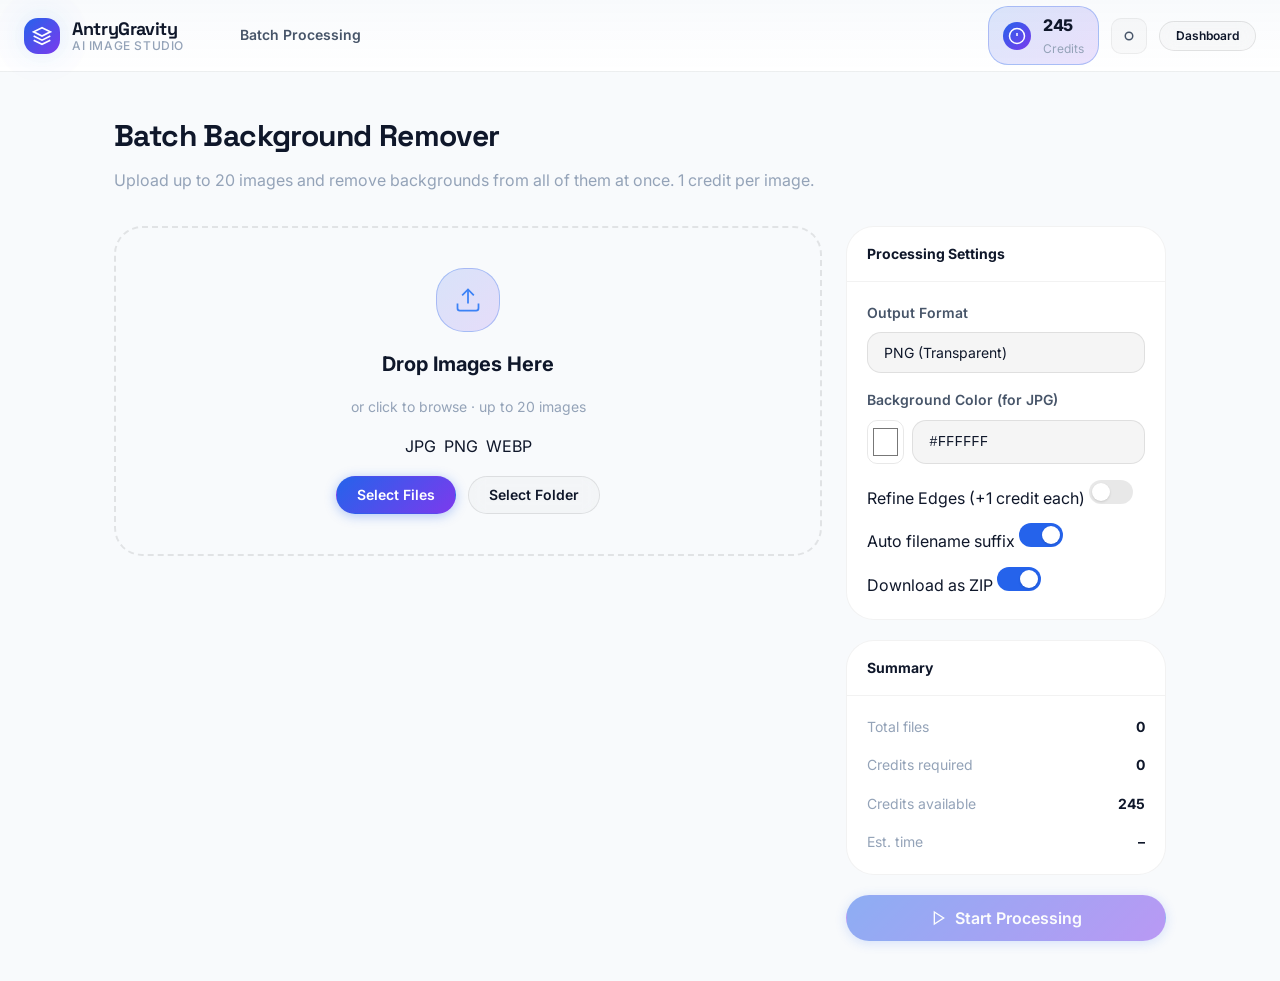
<file: batch.html>
<!DOCTYPE html>
<html lang="en" data-theme="dark">
<head>
  <meta charset="UTF-8"/>
  <meta name="viewport" content="width=device-width, initial-scale=1.0"/>
  <title>Batch Image Processing – AntryGravity</title>
  <meta name="description" content="Process multiple images at once with AI background removal. Upload up to 20 images and download all results in one click."/>
  <meta name="theme-color" content="#0a0f1e"/>
  <link rel="stylesheet" href="css/design-tokens.css"/>
  <link rel="stylesheet" href="css/components.css"/>
  <link rel="stylesheet" href="css/animations.css"/>
  <style>
    .page-wrap { padding-top: var(--nav-height); min-height: 100vh; }
    .batch-page { max-width: 1100px; margin: 0 auto; padding: var(--space-10) var(--space-6); }
    .batch-header { margin-bottom: var(--space-8); }
    .batch-title { font-family:var(--font-display); font-size:var(--text-3xl); font-weight:800; color:var(--text-primary); letter-spacing:-0.02em; margin-bottom:var(--space-2); }
    .batch-grid { display: grid; grid-template-columns: 1fr 320px; gap: var(--space-6); align-items: start; }
    /* Upload zone */
    .batch-upload-zone { border:2px dashed var(--border-default); border-radius:var(--radius-2xl); padding:var(--space-10) var(--space-6); text-align:center; cursor:pointer; transition:all var(--transition-normal); display:flex; flex-direction:column; align-items:center; gap:var(--space-4); }
    .batch-upload-zone:hover, .batch-upload-zone.drag-over { border-color:var(--brand-blue-500); background:rgba(37,99,235,0.04); }
    .batch-upload-icon { width:64px;height:64px;border-radius:var(--radius-2xl);background:var(--gradient-brand-soft);border:1px solid var(--border-accent);display:flex;align-items:center;justify-content:center; }
    .batch-upload-icon svg { width:28px;height:28px;color:var(--brand-blue-400); }
    /* File grid */
    .batch-files-grid { display:grid; grid-template-columns:repeat(auto-fill, minmax(140px, 1fr)); gap:var(--space-3); margin-top:var(--space-5); }
    .batch-file-item { border-radius:var(--radius-xl); overflow:hidden; border:1px solid var(--border-subtle); background:var(--bg-card); position:relative; }
    .batch-file-thumb { aspect-ratio:1; background:var(--bg-glass); display:flex; align-items:center; justify-content:center; overflow:hidden; }
    .batch-file-thumb img { width:100%;height:100%;object-fit:cover; }
    .batch-file-info { padding:var(--space-2) var(--space-3); }
    .batch-file-name { font-size:var(--text-xs);color:var(--text-primary);font-weight:600;white-space:nowrap;overflow:hidden;text-overflow:ellipsis; }
    .batch-file-size { font-size:10px;color:var(--text-muted); }
    .batch-file-status { position:absolute;top:var(--space-2);right:var(--space-2); }
    .batch-progress-bar { height:3px;background:var(--bg-glass);border-radius:var(--radius-full);overflow:hidden; }
    .batch-progress-fill { height:100%;background:var(--gradient-brand);border-radius:var(--radius-full);transition:width 0.3s ease; }
    /* Sidebar */
    .batch-sidebar { display:flex;flex-direction:column;gap:var(--space-5); }
    .batch-settings-card { background:var(--bg-card);border:1px solid var(--border-subtle);border-radius:var(--radius-2xl);overflow:hidden; }
    .batch-settings-header { padding:var(--space-4) var(--space-5);border-bottom:1px solid var(--border-subtle);font-weight:700;font-size:var(--text-sm);color:var(--text-primary); }
    .batch-settings-body { padding:var(--space-5);display:flex;flex-direction:column;gap:var(--space-4); }
    .batch-stat { display:flex;justify-content:space-between;align-items:center; }
    .batch-stat-label { font-size:var(--text-sm);color:var(--text-muted); }
    .batch-stat-value { font-size:var(--text-sm);font-weight:700;color:var(--text-primary); }
    @media (max-width:768px) { .batch-grid { grid-template-columns:1fr; } }
  </style>
</head>
<body>

<nav class="navbar" id="navbar">
  <div class="navbar-inner">
    <a href="index.html" class="logo">
      <div class="logo-icon"><svg viewBox="0 0 24 24" fill="none" stroke="currentColor" stroke-width="2"><path d="M12 2L2 7l10 5 10-5-10-5z"/><path d="M2 17l10 5 10-5"/><path d="M2 12l10 5 10-5"/></svg></div>
      <div class="logo-text"><span class="logo-name">AntryGravity</span><span class="logo-tagline">AI Image Studio</span></div>
    </a>
    <div style="display:flex;align-items:center;gap:var(--space-3);flex:1;padding:0 var(--space-6);">
      <span style="font-size:var(--text-sm);font-weight:600;color:var(--text-secondary);">Batch Processing</span>
      <div class="status-badge" id="batch-status" role="status" style="display:none;"><div class="status-dot"></div> Processing...</div>
    </div>
    <div class="nav-right">
      <div class="credits-display" style="padding:0.4rem 0.875rem;">
        <div class="credits-display-icon" style="width:28px;height:28px;"><svg viewBox="0 0 24 24" fill="none" stroke="currentColor" stroke-width="2" width="14" height="14"><circle cx="12" cy="12" r="10"/><line x1="12" y1="8" x2="12" y2="12"/><line x1="12" y1="16" x2="12.01" y2="16"/></svg></div>
        <div><div class="credits-amount" style="font-size:var(--text-base);" data-credits-display>245</div><div class="credits-label">Credits</div></div>
      </div>
      <button class="theme-toggle" data-theme-toggle aria-label="Toggle theme">
        <svg class="icon-moon" viewBox="0 0 24 24" fill="none" stroke="currentColor" stroke-width="2"><path d="M21 12.79A9 9 0 1 1 11.21 3 7 7 0 0 0 21 12.79z"/></svg>
        <svg class="icon-sun" viewBox="0 0 24 24" fill="none" stroke="currentColor" stroke-width="2" style="display:none"><circle cx="12" cy="12" r="5"/></svg>
      </button>
      <a href="dashboard.html" class="btn btn-secondary btn-sm">Dashboard</a>
    </div>
  </div>
</nav>

<div class="page-wrap">
  <div class="batch-page">
    <div class="batch-header">
      <h1 class="batch-title">Batch Background Remover</h1>
      <p style="color:var(--text-muted);font-size:var(--text-base);">Upload up to 20 images and remove backgrounds from all of them at once. 1 credit per image.</p>
    </div>

    <div class="batch-grid">
      <!-- Main area -->
      <div>
        <!-- Drop zone (shown when no files) -->
        <div class="batch-upload-zone" id="batch-zone" role="button" tabindex="0" aria-label="Upload images for batch processing">
          <div class="batch-upload-icon" aria-hidden="true">
            <svg viewBox="0 0 24 24" fill="none" stroke="currentColor" stroke-width="1.5"><path d="M21 15v4a2 2 0 0 1-2 2H5a2 2 0 0 1-2-2v-4"/><polyline points="17 8 12 3 7 8"/><line x1="12" y1="3" x2="12" y2="15"/></svg>
          </div>
          <div style="font-size:var(--text-xl);font-weight:700;color:var(--text-primary);">Drop Images Here</div>
          <div style="font-size:var(--text-sm);color:var(--text-muted);">or click to browse · up to 20 images</div>
          <div style="display:flex;gap:var(--space-2);">
            <span class="format-tag">JPG</span><span class="format-tag">PNG</span><span class="format-tag">WEBP</span>
          </div>
          <div style="display:flex;gap:var(--space-3);">
            <button class="btn btn-primary" id="batch-select-btn">Select Files</button>
            <button class="btn btn-secondary" id="batch-select-folder">Select Folder</button>
          </div>
        </div>

        <!-- File grid (shown when files added) -->
        <div id="files-area" class="hidden">
          <div style="display:flex;align-items:center;justify-content:space-between;margin-bottom:var(--space-4);">
            <div style="font-size:var(--text-sm);font-weight:700;color:var(--text-primary);">
              <span id="file-count">0</span> images selected
            </div>
            <div style="display:flex;gap:var(--space-3);">
              <button class="btn btn-secondary btn-sm" id="btn-add-more">+ Add More</button>
              <button class="btn btn-secondary btn-sm" id="btn-clear-all">Clear All</button>
            </div>
          </div>
          <div class="batch-files-grid" id="batch-files-grid" role="list" aria-label="Uploaded files"></div>
          <!-- Overall progress -->
          <div id="overall-progress" class="hidden" style="margin-top:var(--space-5);">
            <div style="display:flex;justify-content:space-between;margin-bottom:var(--space-2);">
              <span style="font-size:var(--text-sm);color:var(--text-secondary);" id="progress-label">Processing...</span>
              <span style="font-size:var(--text-sm);font-weight:700;color:var(--text-primary);" id="progress-pct">0%</span>
            </div>
            <div class="progress-bar" style="height:6px;" role="progressbar" aria-label="Overall batch progress" aria-valuenow="0" aria-valuemin="0" aria-valuemax="100">
              <div class="progress-fill" id="overall-progress-bar" style="width:0%"></div>
            </div>
          </div>
        </div>
      </div>

      <!-- Sidebar -->
      <div class="batch-sidebar">
        <!-- Settings -->
        <div class="batch-settings-card">
          <div class="batch-settings-header">Processing Settings</div>
          <div class="batch-settings-body">
            <div class="form-group">
              <label class="form-label">Output Format</label>
              <select class="form-input form-select" id="batch-format" aria-label="Output format">
                <option value="png">PNG (Transparent)</option>
                <option value="webp">WEBP (Transparent)</option>
                <option value="jpg">JPG (with background)</option>
              </select>
            </div>
            <div class="form-group">
              <label class="form-label">Background Color (for JPG)</label>
              <div style="display:flex;gap:var(--space-2);">
                <input type="color" id="batch-bg-color" value="#ffffff" style="width:44px;height:44px;border-radius:var(--radius-md);border:1px solid var(--border-default);cursor:pointer;background:none;padding:3px;"/>
                <input type="text" class="form-input" value="#FFFFFF" placeholder="#HEX" style="font-family:var(--font-mono);"/>
              </div>
            </div>
            <div style="display:flex;flex-direction:column;gap:var(--space-3);">
              <label class="panel-row" style="cursor:pointer;">
                <span class="panel-row-label">Refine Edges (+1 credit each)</span>
                <div class="toggle"><input type="checkbox" id="batch-refine-edges" aria-label="Refine edges"/><div class="toggle-track"></div></div>
              </label>
              <label class="panel-row" style="cursor:pointer;">
                <span class="panel-row-label">Auto filename suffix</span>
                <div class="toggle"><input type="checkbox" id="batch-auto-suffix" checked aria-label="Add suffix to filenames"/><div class="toggle-track"></div></div>
              </label>
              <label class="panel-row" style="cursor:pointer;">
                <span class="panel-row-label">Download as ZIP</span>
                <div class="toggle"><input type="checkbox" id="batch-zip" checked aria-label="Download as ZIP"/><div class="toggle-track"></div></div>
              </label>
            </div>
          </div>
        </div>

        <!-- Stats -->
        <div class="batch-settings-card">
          <div class="batch-settings-header">Summary</div>
          <div class="batch-settings-body">
            <div class="batch-stat"><span class="batch-stat-label">Total files</span><span class="batch-stat-value" id="summary-count">0</span></div>
            <div class="batch-stat"><span class="batch-stat-label">Credits required</span><span class="batch-stat-value" id="summary-credits">0</span></div>
            <div class="batch-stat"><span class="batch-stat-label">Credits available</span><span class="batch-stat-value" data-credits-display>245</span></div>
            <div class="batch-stat"><span class="batch-stat-label">Est. time</span><span class="batch-stat-value" id="summary-time">–</span></div>
          </div>
        </div>

        <!-- Action buttons -->
        <div style="display:flex;flex-direction:column;gap:var(--space-3);">
          <button class="btn btn-primary btn-lg w-full" id="btn-start-batch" disabled>
            <svg viewBox="0 0 24 24" fill="none" stroke="currentColor" stroke-width="2" width="16" height="16"><polygon points="5 3 19 12 5 21"/></svg>
            Start Processing
          </button>
          <button class="btn btn-secondary w-full" id="btn-stop-batch" style="display:none;">
            <svg viewBox="0 0 24 24" fill="none" stroke="currentColor" stroke-width="2" width="16" height="16"><rect x="6" y="4" width="4" height="16"/><rect x="14" y="4" width="4" height="16"/></svg>
            Pause / Stop
          </button>
          <button class="btn btn-primary w-full" id="btn-download-all" style="display:none;">
            <svg viewBox="0 0 24 24" fill="none" stroke="currentColor" stroke-width="2" width="16" height="16"><path d="M21 15v4a2 2 0 0 1-2 2H5a2 2 0 0 1-2-2v-4"/><polyline points="7 10 12 15 17 10"/><line x1="12" y1="15" x2="12" y2="3"/></svg>
            Download All as ZIP
          </button>
          <button class="btn btn-ghost btn-sm w-full" id="btn-retry-failed" style="display:none;">Retry Failed Images</button>
        </div>
      </div>
    </div>
  </div>
</div>

<script type="module">
import { ThemeManager } from './js/core/theme.js';
import { BatchProcessor } from './js/components/batch-processor.js';
import { CreditService } from './js/services/credit-service.js';
import { Notifications } from './js/components/notifications.js';
import AppConfig from './config/app.config.js';

const SUPPORTED = ['image/jpeg','image/png','image/webp'];
let files = [];
let processor = null;

document.addEventListener('DOMContentLoaded', () => {
  ThemeManager.init();
  Notifications.init();
  document.querySelectorAll('[data-theme-toggle]').forEach(b => b.addEventListener('click', () => ThemeManager.toggle()));

  // Hidden file input
  const fileInput = document.createElement('input');
  fileInput.type = 'file'; fileInput.multiple = true; fileInput.accept = SUPPORTED.join(',');
  fileInput.style.display = 'none'; document.body.appendChild(fileInput);
  fileInput.addEventListener('change', () => addFiles(Array.from(fileInput.files)));

  // Zone click
  const zone = document.getElementById('batch-zone');
  zone.addEventListener('click', () => fileInput.click());
  zone.addEventListener('keydown', e => { if (e.key === 'Enter' || e.key === ' ') fileInput.click(); });
  document.getElementById('batch-select-btn')?.addEventListener('click', e => { e.stopPropagation(); fileInput.click(); });

  // Drag/drop
  zone.addEventListener('dragover', e => { e.preventDefault(); zone.classList.add('drag-over'); });
  zone.addEventListener('dragleave', e => { if (!zone.contains(e.relatedTarget)) zone.classList.remove('drag-over'); });
  zone.addEventListener('drop', e => { e.preventDefault(); zone.classList.remove('drag-over'); addFiles(Array.from(e.dataTransfer.files)); });

  document.getElementById('btn-add-more')?.addEventListener('click', () => fileInput.click());
  document.getElementById('btn-clear-all')?.addEventListener('click', () => { files = []; renderFileGrid(); updateSummary(); });

  document.getElementById('btn-start-batch')?.addEventListener('click', startBatch);
  document.getElementById('btn-stop-batch')?.addEventListener('click', () => { processor?.abort(); Notifications.warning('Stopped', 'Batch processing paused.'); });
  document.getElementById('btn-retry-failed')?.addEventListener('click', () => processor?.retryFailed());
});

function addFiles(newFiles) {
  const valid = newFiles.filter(f => SUPPORTED.includes(f.type));
  if (valid.length < newFiles.length) Notifications.warning('Some files skipped', 'Only JPG, PNG, WEBP supported.');
  files = [...files, ...valid].slice(0, AppConfig.upload.maxBatchFiles);
  if (files.length === 0) return;
  document.getElementById('batch-zone').classList.add('hidden');
  document.getElementById('files-area').classList.remove('hidden');
  document.getElementById('btn-start-batch').disabled = false;
  renderFileGrid();
  updateSummary();
}

function renderFileGrid() {
  const grid = document.getElementById('batch-files-grid');
  document.getElementById('file-count').textContent = files.length;
  if (files.length === 0) {
    document.getElementById('batch-zone').classList.remove('hidden');
    document.getElementById('files-area').classList.add('hidden');
    document.getElementById('btn-start-batch').disabled = true;
    grid.innerHTML = ''; return;
  }
  grid.innerHTML = files.map((f, i) => {
    const url = URL.createObjectURL(f);
    const kb = (f.size / 1024).toFixed(0);
    return `<div class="batch-file-item" role="listitem">
      <div class="batch-file-thumb"><img src="${url}" alt="${f.name}" loading="lazy"/></div>
      <div class="batch-file-info">
        <div class="batch-file-name">${f.name}</div>
        <div class="batch-file-size">${kb} KB</div>
        <div class="batch-progress-bar" id="fp-${i}"><div class="batch-progress-fill" style="width:0%"></div></div>
      </div>
      <span class="batch-file-status" id="fs-${i}"><span class="badge badge-muted">Pending</span></span>
    </div>`;
  }).join('');
}

function updateSummary() {
  const credits = files.length; // 1 per image (simplified)
  document.getElementById('summary-count').textContent = files.length;
  document.getElementById('summary-credits').textContent = credits;
  document.getElementById('summary-time').textContent = files.length > 0 ? `~${Math.ceil(files.length * 2.5)}s` : '–';
}

async function startBatch() {
  if (!files.length) return;
  const credits = CreditService.getBalance();
  if (credits < files.length) { Notifications.error('Insufficient Credits', `Need ${files.length} credits, have ${credits}.`); return; }
  document.getElementById('btn-start-batch').style.display = 'none';
  document.getElementById('btn-stop-batch').style.display = '';
  document.getElementById('overall-progress').classList.remove('hidden');
  document.getElementById('batch-status').style.display = 'flex';

  let done = 0;
  processor = new BatchProcessor({
    onItemStart: item => {
      const idx = processor.queue.indexOf(item);
      document.getElementById(`fs-${idx}`)?.querySelector('.badge')?.setAttribute('class', 'badge badge-warning');
      const badge = document.getElementById(`fs-${idx}`)?.querySelector('.badge');
      if (badge) badge.textContent = 'Processing';
    },
    onItemProgress: (item, pct) => {
      const idx = processor.queue.indexOf(item);
      const bar = document.getElementById(`fp-${idx}`)?.querySelector('.batch-progress-fill');
      if (bar) bar.style.width = pct + '%';
    },
    onItemComplete: item => {
      done++;
      CreditService.deduct('batchPerImage');
      const idx = processor.queue.indexOf(item);
      const badge = document.getElementById(`fs-${idx}`)?.querySelector('.badge');
      if (badge) {
        badge.setAttribute('class', 'badge badge-success');
        badge.textContent = 'Done';
      }
      document.querySelectorAll('[data-credits-display]').forEach(el => {
        el.textContent = CreditService.getBalance();
      });
      const pct = Math.round((done / files.length) * 100);
      document.getElementById('overall-progress-bar').style.width = pct + '%';
      document.getElementById('progress-pct').textContent = pct + '%';
      document.getElementById('progress-label').textContent = `${done}/${files.length} completed`;
    },
    onItemError: (item) => {
      const idx = processor.queue.indexOf(item);
      document.getElementById(`fs-${idx}`)?.querySelector('.badge')?.setAttribute('class', 'badge badge-danger');
    },
    onAllComplete: queue => {
      document.getElementById('btn-stop-batch').style.display = 'none';
      document.getElementById('btn-download-all').style.display = '';
      document.getElementById('batch-status').style.display = 'none';
      const failed = queue.filter(item => item.status === 'failed').length;
      Notifications.success('Batch Complete', `${done} images processed${failed ? `, ${failed} failed` : ''}.`);
    },
  });
  processor.addFiles(files);
  await processor.start();
}
</script>
</body>
</html>
</file>
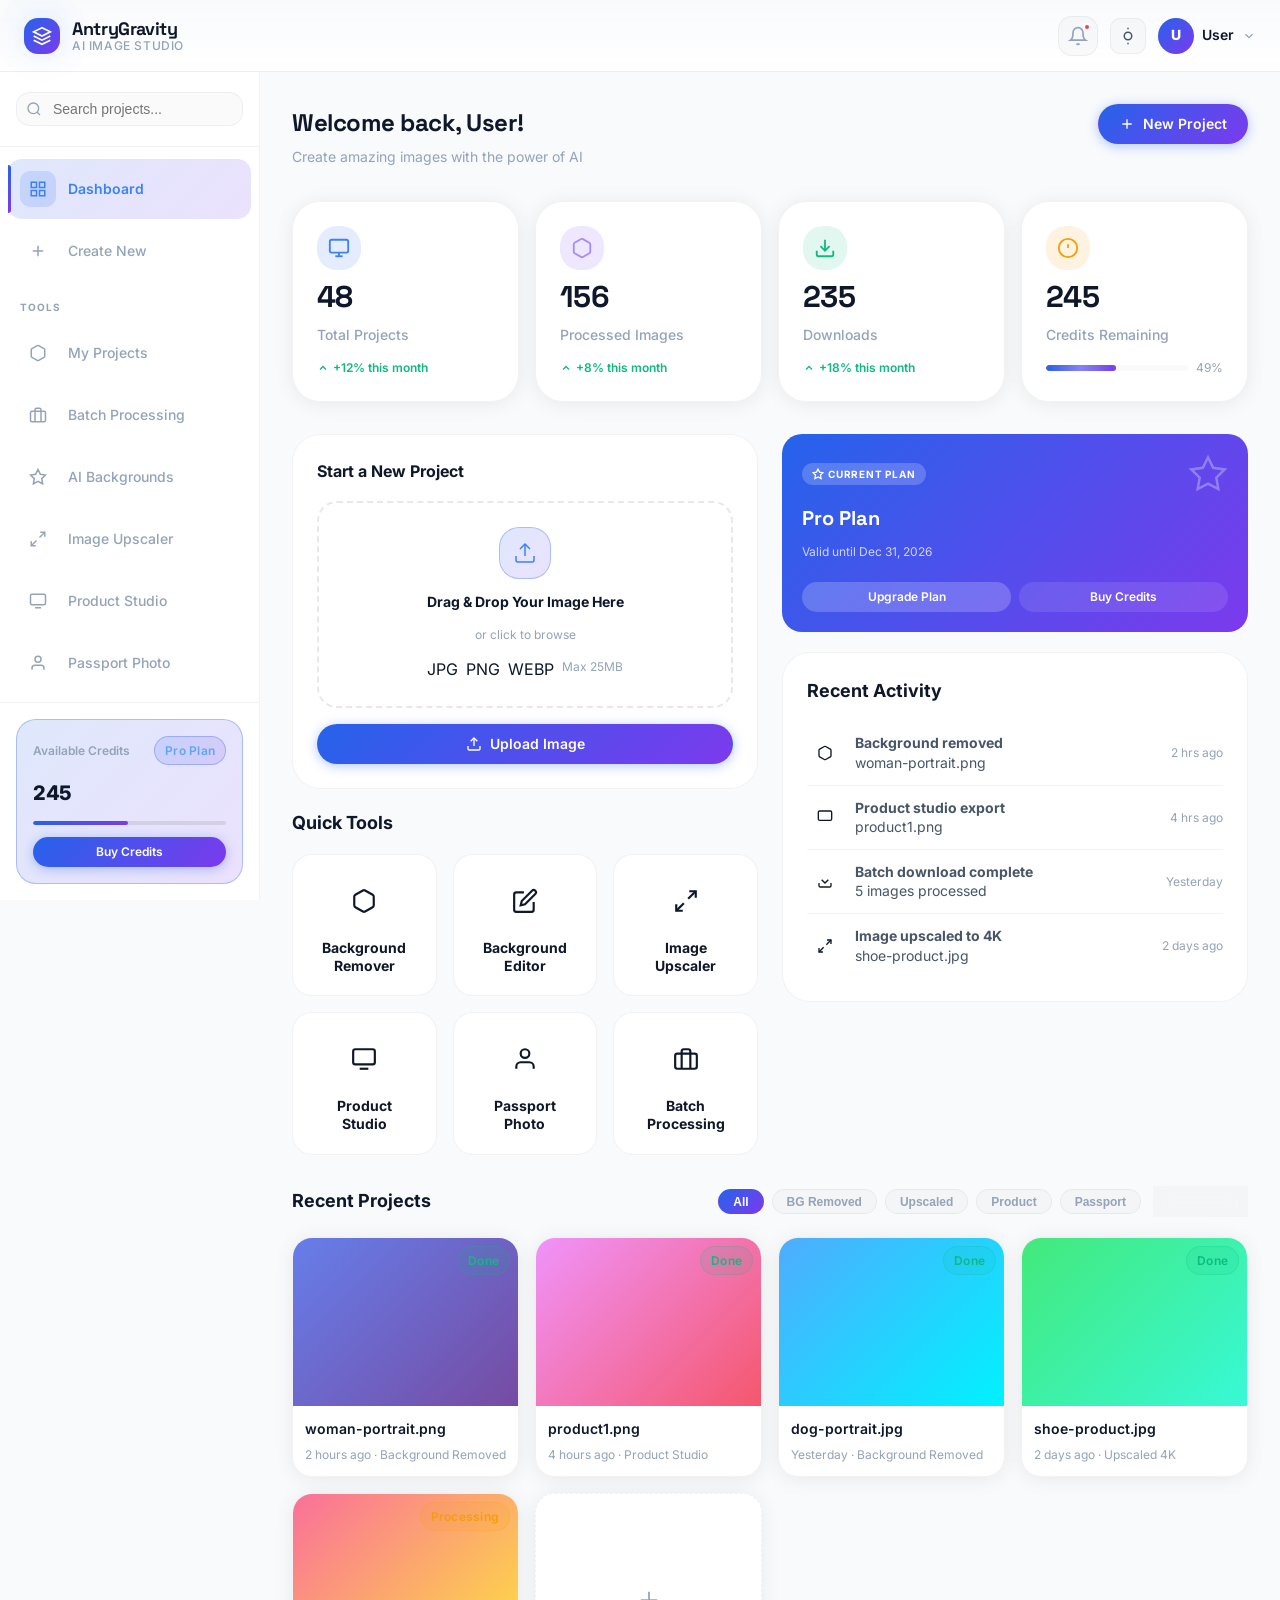
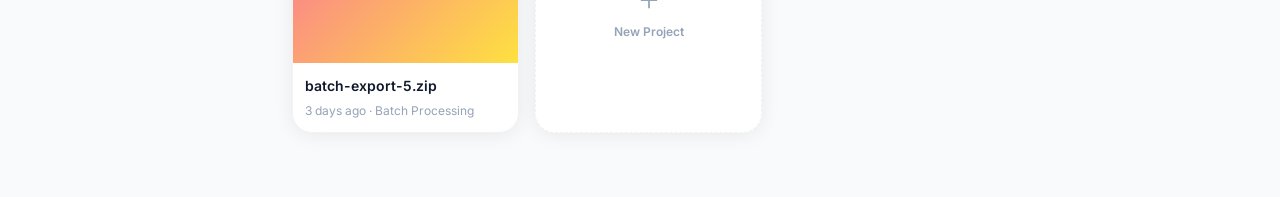
<file: dashboard.html>
<!DOCTYPE html>
<html lang="en" data-theme="dark">
<head>
  <meta charset="UTF-8"/>
  <meta name="viewport" content="width=device-width, initial-scale=1.0"/>
  <title>Dashboard – AntryGravity AI Image Studio</title>
  <meta name="description" content="Manage your AI image projects, credits, and settings in your AntryGravity dashboard."/>
  <meta name="robots" content="noindex"/>
  <meta name="theme-color" content="#0a0f1e"/>
  <link rel="stylesheet" href="css/design-tokens.css"/>
  <link rel="stylesheet" href="css/components.css"/>
  <link rel="stylesheet" href="css/animations.css"/>
  <link rel="stylesheet" href="css/dashboard.css"/>
  <style>
    /* Dashboard-specific inline styles */
    .page-title { font-family: var(--font-display); font-size: var(--text-3xl); font-weight: 800; color: var(--text-primary); letter-spacing: -0.02em; }
    .section-title-sm { font-size: var(--text-lg); font-weight: 700; color: var(--text-primary); }

    /* Upload quick card */
    .quick-upload-zone {
      border: 2px dashed var(--border-default);
      border-radius: var(--radius-xl);
      padding: var(--space-6);
      display: flex;
      flex-direction: column;
      align-items: center;
      gap: var(--space-3);
      text-align: center;
      cursor: pointer;
      transition: all var(--transition-normal);
    }
    .quick-upload-zone:hover {
      border-color: var(--brand-blue-500);
      background: rgba(37,99,235,0.04);
    }
    .quick-upload-icon {
      width: 52px; height: 52px;
      border-radius: var(--radius-xl);
      background: var(--gradient-brand-soft);
      border: 1px solid var(--border-accent);
      display: flex; align-items: center; justify-content: center;
    }
    .quick-upload-icon svg { width: 24px; height: 24px; color: var(--brand-blue-400); }

    /* Activity feed */
    .activity-item {
      display: flex;
      align-items: center;
      gap: var(--space-3);
      padding: var(--space-3) 0;
      border-bottom: 1px solid var(--border-subtle);
    }
    .activity-item:last-child { border-bottom: none; }
    .activity-icon {
      width: 36px; height: 36px;
      border-radius: 50%;
      display: flex; align-items: center; justify-content: center;
      flex-shrink: 0;
    }
    .activity-icon svg { width: 16px; height: 16px; }
    .activity-text { flex: 1; font-size: var(--text-sm); color: var(--text-secondary); line-height: 1.4; }
    .activity-time { font-size: var(--text-xs); color: var(--text-muted); white-space: nowrap; }

    /* Overlay for mobile sidebar */
    .sidebar-overlay {
      display: none;
      position: fixed;
      inset: 0;
      background: rgba(0,0,0,0.6);
      z-index: 45;
      backdrop-filter: blur(4px);
    }
    .sidebar-overlay.open { display: block; }
  </style>
</head>
<body>

<!-- ─── NAVBAR ──────────────────────────────────────────── -->
<nav class="navbar" id="navbar" style="z-index: var(--z-nav);">
  <div class="navbar-inner">
    <a href="index.html" class="logo">
      <div class="logo-icon"><svg viewBox="0 0 24 24" fill="none" stroke="currentColor" stroke-width="2"><path d="M12 2L2 7l10 5 10-5-10-5z"/><path d="M2 17l10 5 10-5"/><path d="M2 12l10 5 10-5"/></svg></div>
      <div class="logo-text"><span class="logo-name">AntryGravity</span><span class="logo-tagline">AI Image Studio</span></div>
    </a>
    <div style="flex:1"></div>
    <div class="nav-right">
      <!-- Notification Bell -->
      <button class="notif-btn" aria-label="Notifications" id="notif-btn">
        <svg viewBox="0 0 24 24" fill="none" stroke="currentColor" stroke-width="2"><path d="M18 8A6 6 0 0 0 6 8c0 7-3 9-3 9h18s-3-2-3-9"/><path d="M13.73 21a2 2 0 0 1-3.46 0"/></svg>
        <div class="notif-dot" aria-hidden="true"></div>
      </button>
      <button class="theme-toggle" data-theme-toggle aria-label="Toggle theme">
        <svg class="icon-moon" viewBox="0 0 24 24" fill="none" stroke="currentColor" stroke-width="2"><path d="M21 12.79A9 9 0 1 1 11.21 3 7 7 0 0 0 21 12.79z"/></svg>
        <svg class="icon-sun" viewBox="0 0 24 24" fill="none" stroke="currentColor" stroke-width="2" style="display:none"><circle cx="12" cy="12" r="5"/><line x1="12" y1="1" x2="12" y2="3"/><line x1="12" y1="21" x2="12" y2="23"/></svg>
      </button>
      <!-- User Avatar -->
      <div style="display:flex; align-items:center; gap:var(--space-2); cursor:pointer;" id="user-menu-btn" aria-label="User menu" aria-haspopup="true">
        <div style="width:36px;height:36px;border-radius:50%;background:var(--gradient-brand);display:flex;align-items:center;justify-content:center;font-size:var(--text-sm);font-weight:800;color:white;" aria-hidden="true" id="user-avatar">R</div>
        <span style="font-size:var(--text-sm);font-weight:600;color:var(--text-primary);" id="user-display-name">User</span>
        <svg viewBox="0 0 24 24" fill="none" stroke="currentColor" stroke-width="2" width="14" height="14" style="color:var(--text-muted)"><polyline points="6 9 12 15 18 9"/></svg>
      </div>
      <!-- Mobile sidebar toggle -->
      <button class="hamburger" id="sidebar-toggle" aria-label="Open sidebar" style="display:none;">
        <span></span><span></span><span></span>
      </button>
    </div>
  </div>
</nav>

<!-- Sidebar mobile overlay -->
<div class="sidebar-overlay" id="sidebar-overlay"></div>

<div class="dashboard-page">
  <!-- ─── SIDEBAR ─────────────────────────────────────────── -->
  <aside class="sidebar" id="sidebar" role="navigation" aria-label="Dashboard navigation">
    <div class="sidebar-header">
      <div class="sidebar-search" role="search">
        <svg class="sidebar-search-icon" viewBox="0 0 24 24" fill="none" stroke="currentColor" stroke-width="2" aria-hidden="true"><circle cx="11" cy="11" r="8"/><line x1="21" y1="21" x2="16.65" y2="16.65"/></svg>
        <input class="sidebar-search-input" type="search" placeholder="Search projects..." aria-label="Search projects" id="project-search"/>
      </div>
    </div>

    <nav class="sidebar-nav">
      <a href="dashboard.html" class="sidebar-link active" aria-current="page">
        <div class="sidebar-link-icon"><svg viewBox="0 0 24 24" fill="none" stroke="currentColor" stroke-width="2"><rect x="3" y="3" width="7" height="7"/><rect x="14" y="3" width="7" height="7"/><rect x="14" y="14" width="7" height="7"/><rect x="3" y="14" width="7" height="7"/></svg></div>
        <span class="sidebar-link-label">Dashboard</span>
      </a>
      <a href="tool.html" class="sidebar-link">
        <div class="sidebar-link-icon"><svg viewBox="0 0 24 24" fill="none" stroke="currentColor" stroke-width="2"><path d="M12 5v14M5 12h14"/></svg></div>
        <span class="sidebar-link-label">Create New</span>
      </a>

      <div class="sidebar-section-label">Tools</div>
      <a href="tool.html" class="sidebar-link">
        <div class="sidebar-link-icon"><svg viewBox="0 0 24 24" fill="none" stroke="currentColor" stroke-width="2"><path d="M21 16V8a2 2 0 0 0-1-1.73l-7-4a2 2 0 0 0-2 0l-7 4A2 2 0 0 0 3 8v8a2 2 0 0 0 1 1.73l7 4a2 2 0 0 0 2 0l7-4A2 2 0 0 0 21 16z"/></svg></div>
        <span class="sidebar-link-label">My Projects</span>
      </a>
      <a href="batch.html" class="sidebar-link">
        <div class="sidebar-link-icon"><svg viewBox="0 0 24 24" fill="none" stroke="currentColor" stroke-width="2"><rect x="2" y="7" width="20" height="14" rx="2"/><path d="M16 21V5a2 2 0 0 0-2-2h-4a2 2 0 0 0-2 2v16"/></svg></div>
        <span class="sidebar-link-label">Batch Processing</span>
      </a>
      <a href="#" class="sidebar-link">
        <div class="sidebar-link-icon"><svg viewBox="0 0 24 24" fill="none" stroke="currentColor" stroke-width="2"><polygon points="12 2 15.09 8.26 22 9.27 17 14.14 18.18 21.02 12 17.77 5.82 21.02 7 14.14 2 9.27 8.91 8.26 12 2"/></svg></div>
        <span class="sidebar-link-label">AI Backgrounds</span>
      </a>
      <a href="upscaler.html" class="sidebar-link">
        <div class="sidebar-link-icon"><svg viewBox="0 0 24 24" fill="none" stroke="currentColor" stroke-width="2"><polyline points="15 3 21 3 21 9"/><polyline points="9 21 3 21 3 15"/><line x1="21" y1="3" x2="14" y2="10"/><line x1="3" y1="21" x2="10" y2="14"/></svg></div>
        <span class="sidebar-link-label">Image Upscaler</span>
      </a>
      <a href="product-studio.html" class="sidebar-link">
        <div class="sidebar-link-icon"><svg viewBox="0 0 24 24" fill="none" stroke="currentColor" stroke-width="2"><rect x="2" y="3" width="20" height="14" rx="2"/><line x1="8" y1="21" x2="16" y2="21"/></svg></div>
        <span class="sidebar-link-label">Product Studio</span>
      </a>
      <a href="passport-photo.html" class="sidebar-link">
        <div class="sidebar-link-icon"><svg viewBox="0 0 24 24" fill="none" stroke="currentColor" stroke-width="2"><path d="M20 21v-2a4 4 0 0 0-4-4H8a4 4 0 0 0-4 4v2"/><circle cx="12" cy="7" r="4"/></svg></div>
        <span class="sidebar-link-label">Passport Photo</span>
      </a>

      <div class="sidebar-section-label">Account</div>
      <a href="#" class="sidebar-link">
        <div class="sidebar-link-icon"><svg viewBox="0 0 24 24" fill="none" stroke="currentColor" stroke-width="2"><path d="M21 15v4a2 2 0 0 1-2 2H5a2 2 0 0 1-2-2v-4"/><polyline points="7 10 12 15 17 10"/><line x1="12" y1="15" x2="12" y2="3"/></svg></div>
        <span class="sidebar-link-label">Downloads</span>
      </a>
      <a href="#" class="sidebar-link">
        <div class="sidebar-link-icon"><svg viewBox="0 0 24 24" fill="none" stroke="currentColor" stroke-width="2"><circle cx="12" cy="12" r="10"/><line x1="12" y1="8" x2="12" y2="12"/><line x1="12" y1="16" x2="12.01" y2="16"/></svg></div>
        <span class="sidebar-link-label">Credits</span>
        <span class="sidebar-link-badge" id="credits-badge">245</span>
      </a>
      <a href="api-docs.html" class="sidebar-link">
        <div class="sidebar-link-icon"><svg viewBox="0 0 24 24" fill="none" stroke="currentColor" stroke-width="2"><polyline points="16 18 22 12 16 6"/><polyline points="8 6 2 12 8 18"/></svg></div>
        <span class="sidebar-link-label">API</span>
      </a>
      <a href="pricing.html" class="sidebar-link">
        <div class="sidebar-link-icon"><svg viewBox="0 0 24 24" fill="none" stroke="currentColor" stroke-width="2"><rect x="1" y="4" width="22" height="16" rx="2"/><line x1="1" y1="10" x2="23" y2="10"/></svg></div>
        <span class="sidebar-link-label">Subscription</span>
      </a>
      <a href="#" class="sidebar-link" id="settings-link">
        <div class="sidebar-link-icon"><svg viewBox="0 0 24 24" fill="none" stroke="currentColor" stroke-width="2"><circle cx="12" cy="12" r="3"/><path d="M19.4 15a1.65 1.65 0 0 0 .33 1.82l.06.06a2 2 0 0 1-2.83 2.83l-.06-.06a1.65 1.65 0 0 0-1.82-.33 1.65 1.65 0 0 0-1 1.51V21a2 2 0 0 1-4 0v-.09A1.65 1.65 0 0 0 9 19.4a1.65 1.65 0 0 0-1.82.33l-.06.06a2 2 0 0 1-2.83-2.83l.06-.06A1.65 1.65 0 0 0 4.68 15a1.65 1.65 0 0 0-1.51-1H3a2 2 0 0 1 0-4h.09A1.65 1.65 0 0 0 4.6 9a1.65 1.65 0 0 0-.33-1.82l-.06-.06a2 2 0 0 1 2.83-2.83l.06.06A1.65 1.65 0 0 0 9 4.68a1.65 1.65 0 0 0 1-1.51V3a2 2 0 0 1 4 0v.09a1.65 1.65 0 0 0 1 1.51 1.65 1.65 0 0 0 1.82-.33l.06-.06a2 2 0 0 1 2.83 2.83l-.06.06A1.65 1.65 0 0 0 19.4 9a1.65 1.65 0 0 0 1.51 1H21a2 2 0 0 1 0 4h-.09a1.65 1.65 0 0 0-1.51 1z"/></svg></div>
        <span class="sidebar-link-label">Settings</span>
      </a>
    </nav>

    <!-- Credits footer -->
    <div class="sidebar-footer">
      <div class="sidebar-credits">
        <div class="sidebar-credits-header">
          <span class="sidebar-credits-label">Available Credits</span>
          <span class="badge badge-brand">Pro Plan</span>
        </div>
        <div class="sidebar-credits-amount" id="sidebar-credits">245</div>
        <div class="sidebar-credits-bar"><div class="sidebar-credits-fill" style="width: 49%;" role="progressbar" aria-label="Credits used" aria-valuenow="49" aria-valuemin="0" aria-valuemax="100"></div></div>
        <a href="pricing.html" class="btn btn-primary btn-sm w-full" id="buy-credits-btn">Buy Credits</a>
      </div>
    </div>
  </aside>

  <!-- ─── DASHBOARD MAIN ──────────────────────────────────── -->
  <main class="dashboard-main" id="dashboard-main" role="main">
    <div class="dashboard-content">

      <!-- Header -->
      <div class="dashboard-header">
        <div>
          <h1 class="dashboard-greeting" id="dashboard-greeting">Welcome back!</h1>
          <p class="dashboard-greeting-sub">Create amazing images with the power of AI</p>
        </div>
        <div style="display:flex; align-items:center; gap:var(--space-3);">
          <a href="tool.html" class="btn btn-primary">
            <svg viewBox="0 0 24 24" fill="none" stroke="currentColor" stroke-width="2" width="16" height="16"><path d="M12 5v14M5 12h14"/></svg>
            New Project
          </a>
        </div>
      </div>

      <!-- Stats Grid -->
      <div class="stats-grid">
        <div class="stat-card">
          <div class="stat-icon" style="background:rgba(37,99,235,0.12);">
            <svg viewBox="0 0 24 24" fill="none" stroke="currentColor" stroke-width="2" style="color:var(--brand-blue-400)"><rect x="2" y="3" width="20" height="14" rx="2"/><line x1="8" y1="21" x2="16" y2="21"/><line x1="12" y1="17" x2="12" y2="21"/></svg>
          </div>
          <div class="stat-value" id="stat-projects">48</div>
          <div class="stat-label">Total Projects</div>
          <div class="stat-change up"><svg viewBox="0 0 24 24" fill="none" stroke="currentColor" stroke-width="2.5"><polyline points="18 15 12 9 6 15"/></svg>+12% this month</div>
        </div>
        <div class="stat-card">
          <div class="stat-icon" style="background:rgba(124,58,237,0.12);">
            <svg viewBox="0 0 24 24" fill="none" stroke="currentColor" stroke-width="2" style="color:var(--brand-purple-400)"><path d="M21 16V8a2 2 0 0 0-1-1.73l-7-4a2 2 0 0 0-2 0l-7 4A2 2 0 0 0 3 8v8a2 2 0 0 0 1 1.73l7 4a2 2 0 0 0 2 0l7-4A2 2 0 0 0 21 16z"/></svg>
          </div>
          <div class="stat-value">156</div>
          <div class="stat-label">Processed Images</div>
          <div class="stat-change up"><svg viewBox="0 0 24 24" fill="none" stroke="currentColor" stroke-width="2.5"><polyline points="18 15 12 9 6 15"/></svg>+8% this month</div>
        </div>
        <div class="stat-card">
          <div class="stat-icon" style="background:rgba(16,185,129,0.12);">
            <svg viewBox="0 0 24 24" fill="none" stroke="currentColor" stroke-width="2" style="color:var(--color-success)"><path d="M21 15v4a2 2 0 0 1-2 2H5a2 2 0 0 1-2-2v-4"/><polyline points="7 10 12 15 17 10"/><line x1="12" y1="15" x2="12" y2="3"/></svg>
          </div>
          <div class="stat-value">235</div>
          <div class="stat-label">Downloads</div>
          <div class="stat-change up"><svg viewBox="0 0 24 24" fill="none" stroke="currentColor" stroke-width="2.5"><polyline points="18 15 12 9 6 15"/></svg>+18% this month</div>
        </div>
        <div class="stat-card">
          <div class="stat-icon" style="background:rgba(245,158,11,0.12);">
            <svg viewBox="0 0 24 24" fill="none" stroke="currentColor" stroke-width="2" style="color:var(--color-warning)"><circle cx="12" cy="12" r="10"/><line x1="12" y1="8" x2="12" y2="12"/><line x1="12" y1="16" x2="12.01" y2="16"/></svg>
          </div>
          <div class="stat-value" id="stat-credits">245</div>
          <div class="stat-label">Credits Remaining</div>
          <div style="display:flex; align-items:center; gap:var(--space-2); margin-top:auto;">
            <div class="progress-bar" style="flex:1"><div class="progress-fill" style="width:49%"></div></div>
            <span style="font-size:var(--text-xs);color:var(--text-muted);">49%</span>
          </div>
        </div>
      </div>

      <!-- Two column: Upload + Quick tools + Plan card -->
      <div class="dashboard-two-col" style="margin-bottom: var(--space-8);">
        <!-- Left: Upload + Quick tools -->
        <div style="display:flex; flex-direction:column; gap:var(--space-5);">
          <!-- Quick upload -->
          <div class="dashboard-upload-card">
            <div style="font-size:var(--text-base); font-weight:700; color:var(--text-primary);">Start a New Project</div>
            <a href="tool.html" class="quick-upload-zone" aria-label="Upload image to remove background">
              <div class="quick-upload-icon" aria-hidden="true">
                <svg viewBox="0 0 24 24" fill="none" stroke="currentColor" stroke-width="1.5"><path d="M21 15v4a2 2 0 0 1-2 2H5a2 2 0 0 1-2-2v-4"/><polyline points="17 8 12 3 7 8"/><line x1="12" y1="3" x2="12" y2="15"/></svg>
              </div>
              <div style="font-size:var(--text-sm); font-weight:700; color:var(--text-primary);">Drag &amp; Drop Your Image Here</div>
              <div style="font-size:var(--text-xs); color:var(--text-muted);">or click to browse</div>
              <div style="display:flex; gap:var(--space-2);">
                <span class="format-tag">JPG</span><span class="format-tag">PNG</span><span class="format-tag">WEBP</span>
                <span style="font-size:var(--text-xs);color:var(--text-muted);">Max 25MB</span>
              </div>
            </a>
            <a href="tool.html" class="btn btn-primary w-full" id="dashboard-upload-btn">
              <svg viewBox="0 0 24 24" fill="none" stroke="currentColor" stroke-width="2" width="16" height="16"><path d="M21 15v4a2 2 0 0 1-2 2H5a2 2 0 0 1-2-2v-4"/><polyline points="17 8 12 3 7 8"/><line x1="12" y1="3" x2="12" y2="15"/></svg>
              Upload Image
            </a>
          </div>

          <!-- Quick tools grid -->
          <div>
            <div class="section-title-sm" style="margin-bottom:var(--space-4);">Quick Tools</div>
            <div class="quick-tools-grid">
              <a href="tool.html" class="quick-tool-btn" id="quick-bg-remover">
                <div class="quick-tool-icon icon-blue"><svg viewBox="0 0 24 24" fill="none" stroke="currentColor" stroke-width="2"><path d="M21 16V8a2 2 0 0 0-1-1.73l-7-4a2 2 0 0 0-2 0l-7 4A2 2 0 0 0 3 8v8a2 2 0 0 0 1 1.73l7 4a2 2 0 0 0 2 0l7-4A2 2 0 0 0 21 16z"/></svg></div>
                <div class="quick-tool-label">Background Remover</div>
              </a>
              <a href="tool.html#editor" class="quick-tool-btn" id="quick-bg-editor">
                <div class="quick-tool-icon icon-purple"><svg viewBox="0 0 24 24" fill="none" stroke="currentColor" stroke-width="2"><path d="M11 4H4a2 2 0 0 0-2 2v14a2 2 0 0 0 2 2h14a2 2 0 0 0 2-2v-7"/><path d="M18.5 2.5a2.121 2.121 0 0 1 3 3L12 15l-4 1 1-4 9.5-9.5z"/></svg></div>
                <div class="quick-tool-label">Background Editor</div>
              </a>
              <a href="upscaler.html" class="quick-tool-btn" id="quick-upscaler">
                <div class="quick-tool-icon icon-cyan"><svg viewBox="0 0 24 24" fill="none" stroke="currentColor" stroke-width="2"><polyline points="15 3 21 3 21 9"/><polyline points="9 21 3 21 3 15"/><line x1="21" y1="3" x2="14" y2="10"/><line x1="3" y1="21" x2="10" y2="14"/></svg></div>
                <div class="quick-tool-label">Image Upscaler</div>
              </a>
              <a href="product-studio.html" class="quick-tool-btn" id="quick-product">
                <div class="quick-tool-icon icon-orange"><svg viewBox="0 0 24 24" fill="none" stroke="currentColor" stroke-width="2"><rect x="2" y="3" width="20" height="14" rx="2"/><line x1="8" y1="21" x2="16" y2="21"/></svg></div>
                <div class="quick-tool-label">Product Studio</div>
              </a>
              <a href="passport-photo.html" class="quick-tool-btn" id="quick-passport">
                <div class="quick-tool-icon icon-green"><svg viewBox="0 0 24 24" fill="none" stroke="currentColor" stroke-width="2"><path d="M20 21v-2a4 4 0 0 0-4-4H8a4 4 0 0 0-4 4v2"/><circle cx="12" cy="7" r="4"/></svg></div>
                <div class="quick-tool-label">Passport Photo</div>
              </a>
              <a href="batch.html" class="quick-tool-btn" id="quick-batch">
                <div class="quick-tool-icon icon-pink"><svg viewBox="0 0 24 24" fill="none" stroke="currentColor" stroke-width="2"><rect x="2" y="7" width="20" height="14" rx="2"/><path d="M16 21V5a2 2 0 0 0-2-2h-4a2 2 0 0 0-2 2v16"/></svg></div>
                <div class="quick-tool-label">Batch Processing</div>
              </a>
            </div>
          </div>
        </div>

        <!-- Right: Plan card + Activity -->
        <div style="display:flex; flex-direction:column; gap:var(--space-5);">
          <!-- Plan card -->
          <div class="plan-card">
            <div style="display:flex; align-items:center; justify-content:space-between;">
              <div class="plan-badge">
                <svg viewBox="0 0 24 24" fill="none" stroke="currentColor" stroke-width="2.5" width="12" height="12"><polygon points="12 2 15.09 8.26 22 9.27 17 14.14 18.18 21.02 12 17.77 5.82 21.02 7 14.14 2 9.27 8.91 8.26 12 2"/></svg>
                Current Plan
              </div>
              <svg viewBox="0 0 24 24" fill="none" stroke="rgba(255,255,255,0.3)" stroke-width="1.5" width="40" height="40"><polygon points="12 2 15.09 8.26 22 9.27 17 14.14 18.18 21.02 12 17.77 5.82 21.02 7 14.14 2 9.27 8.91 8.26 12 2"/></svg>
            </div>
            <div class="plan-name" id="user-plan">Pro Plan</div>
            <div class="plan-expires">Valid until Dec 31, 2026</div>
            <div style="display:flex; gap:var(--space-2); margin-top:var(--space-2);">
              <a href="pricing.html" class="btn btn-sm" style="background:rgba(255,255,255,0.20);color:white;border-color:transparent;flex:1;justify-content:center;">Upgrade Plan</a>
              <a href="pricing.html" class="btn btn-sm" style="background:rgba(255,255,255,0.10);color:white;border-color:transparent;flex:1;justify-content:center;">Buy Credits</a>
            </div>
          </div>

          <!-- Recent activity -->
          <div class="dashboard-upload-card">
            <div class="section-title-sm">Recent Activity</div>
            <div id="activity-feed">
              <div class="activity-item">
                <div class="activity-icon icon-blue"><svg viewBox="0 0 24 24" fill="none" stroke="currentColor" stroke-width="2" width="16" height="16"><path d="M21 16V8a2 2 0 0 0-1-1.73l-7-4a2 2 0 0 0-2 0l-7 4A2 2 0 0 0 3 8v8a2 2 0 0 0 1 1.73l7 4a2 2 0 0 0 2 0l7-4A2 2 0 0 0 21 16z"/></svg></div>
                <div class="activity-text"><strong>Background removed</strong><br/>woman-portrait.png</div>
                <div class="activity-time">2 hrs ago</div>
              </div>
              <div class="activity-item">
                <div class="activity-icon icon-orange"><svg viewBox="0 0 24 24" fill="none" stroke="currentColor" stroke-width="2" width="16" height="16"><rect x="2" y="3" width="20" height="14" rx="2"/></svg></div>
                <div class="activity-text"><strong>Product studio export</strong><br/>product1.png</div>
                <div class="activity-time">4 hrs ago</div>
              </div>
              <div class="activity-item">
                <div class="activity-icon icon-green"><svg viewBox="0 0 24 24" fill="none" stroke="currentColor" stroke-width="2" width="16" height="16"><path d="M21 15v4a2 2 0 0 1-2 2H5a2 2 0 0 1-2-2v-4"/><polyline points="7 10 12 15 17 10"/></svg></div>
                <div class="activity-text"><strong>Batch download complete</strong><br/>5 images processed</div>
                <div class="activity-time">Yesterday</div>
              </div>
              <div class="activity-item">
                <div class="activity-icon icon-cyan"><svg viewBox="0 0 24 24" fill="none" stroke="currentColor" stroke-width="2" width="16" height="16"><polyline points="15 3 21 3 21 9"/><polyline points="9 21 3 21 3 15"/><line x1="21" y1="3" x2="14" y2="10"/><line x1="3" y1="21" x2="10" y2="14"/></svg></div>
                <div class="activity-text"><strong>Image upscaled to 4K</strong><br/>shoe-product.jpg</div>
                <div class="activity-time">2 days ago</div>
              </div>
            </div>
          </div>
        </div>
      </div>

      <!-- Recent Projects -->
      <div style="margin-bottom: var(--space-8);">
        <div class="recent-header">
          <h2 class="section-title-sm">Recent Projects</h2>
          <div style="display:flex; align-items:center; gap:var(--space-3);">
            <!-- Filter chips -->
            <div class="filter-bar" role="group" aria-label="Filter projects">
              <button class="filter-chip active" data-filter="all">All</button>
              <button class="filter-chip" data-filter="background-removal">BG Removed</button>
              <button class="filter-chip" data-filter="upscale">Upscaled</button>
              <button class="filter-chip" data-filter="product">Product</button>
              <button class="filter-chip" data-filter="passport">Passport</button>
            </div>
            <a href="tool.html" class="btn btn-secondary btn-sm">View All →</a>
          </div>
        </div>

        <div class="projects-grid" id="projects-grid">
          <!-- Project cards — populated by JS or shown as demo -->
          <div class="project-card hover-lift">
            <div class="project-thumb" style="background:linear-gradient(135deg,#667eea,#764ba2);">
              <span class="project-status-pill"><span class="badge badge-success">Done</span></span>
            </div>
            <div class="project-meta">
              <div class="project-name">woman-portrait.png</div>
              <div class="project-date">2 hours ago · Background Removed</div>
            </div>
          </div>
          <div class="project-card hover-lift">
            <div class="project-thumb" style="background:linear-gradient(135deg,#f093fb,#f5576c);">
              <span class="project-status-pill"><span class="badge badge-success">Done</span></span>
            </div>
            <div class="project-meta">
              <div class="project-name">product1.png</div>
              <div class="project-date">4 hours ago · Product Studio</div>
            </div>
          </div>
          <div class="project-card hover-lift">
            <div class="project-thumb" style="background:linear-gradient(135deg,#4facfe,#00f2fe);">
              <span class="project-status-pill"><span class="badge badge-success">Done</span></span>
            </div>
            <div class="project-meta">
              <div class="project-name">dog-portrait.jpg</div>
              <div class="project-date">Yesterday · Background Removed</div>
            </div>
          </div>
          <div class="project-card hover-lift">
            <div class="project-thumb" style="background:linear-gradient(135deg,#43e97b,#38f9d7);">
              <span class="project-status-pill"><span class="badge badge-success">Done</span></span>
            </div>
            <div class="project-meta">
              <div class="project-name">shoe-product.jpg</div>
              <div class="project-date">2 days ago · Upscaled 4K</div>
            </div>
          </div>
          <div class="project-card hover-lift">
            <div class="project-thumb" style="background:linear-gradient(135deg,#fa709a,#fee140);">
              <span class="project-status-pill"><span class="badge badge-warning">Processing</span></span>
            </div>
            <div class="project-meta">
              <div class="project-name">batch-export-5.zip</div>
              <div class="project-date">3 days ago · Batch Processing</div>
            </div>
          </div>
          <div class="project-card hover-lift" style="border-style: dashed; display:flex; align-items:center; justify-content:center; min-height:120px; cursor:pointer;">
            <a href="tool.html" style="display:flex; flex-direction:column; align-items:center; gap:var(--space-2); padding:var(--space-4); text-decoration:none;">
              <svg viewBox="0 0 24 24" fill="none" stroke="currentColor" stroke-width="1.5" width="28" height="28" style="color:var(--text-muted)"><path d="M12 5v14M5 12h14"/></svg>
              <span style="font-size:var(--text-xs); color:var(--text-muted); font-weight:600;">New Project</span>
            </a>
          </div>
        </div>
      </div>

    </div>
  </main>
</div>

<script type="module">
import { ThemeManager } from './js/core/theme.js';
import { Auth } from './js/core/auth.js';
import { CreditService } from './js/services/credit-service.js';
import { Notifications } from './js/components/notifications.js';

document.addEventListener('DOMContentLoaded', () => {
  ThemeManager.init();
  Notifications.init();

  // Theme toggles
  document.querySelectorAll('[data-theme-toggle]').forEach(btn =>
    btn.addEventListener('click', () => ThemeManager.toggle()));

  // Navbar scroll
  const navbar = document.getElementById('navbar');
  window.addEventListener('scroll', () => navbar.classList.toggle('scrolled', window.scrollY > 20), { passive: true });

  // Demo user state
  const user = Auth.currentUser() || { name: 'User', plan: 'pro', credits: 245 };
  const greeting = document.getElementById('dashboard-greeting');
  if (greeting) greeting.textContent = `Welcome back, ${user.name.split(' ')[0]}!`;

  // Avatar initials
  const avatar = document.getElementById('user-avatar');
  const dispName = document.getElementById('user-display-name');
  if (avatar && user.name) avatar.textContent = user.name[0].toUpperCase();
  if (dispName) dispName.textContent = user.name.split(' ')[0];

  // Credits
  const credits = CreditService.getBalance() || user.credits || 245;
  document.querySelectorAll('#stat-credits, #sidebar-credits, #credits-badge, [data-credits-display]').forEach(el => {
    el.textContent = credits;
  });

  // Mobile sidebar
  const sidebar = document.getElementById('sidebar');
  const sidebarToggle = document.getElementById('sidebar-toggle');
  const sidebarOverlay = document.getElementById('sidebar-overlay');

  const toggleSidebar = () => {
    const open = sidebar.classList.toggle('open');
    if (sidebarOverlay) sidebarOverlay.classList.toggle('open', open);
  };

  sidebarToggle?.addEventListener('click', toggleSidebar);
  sidebarOverlay?.addEventListener('click', toggleSidebar);

  // Filter chips
  document.querySelectorAll('.filter-chip').forEach(chip => {
    chip.addEventListener('click', () => {
      document.querySelectorAll('.filter-chip').forEach(c => c.classList.remove('active'));
      chip.classList.add('active');
    });
  });
});
</script>
</body>
</html>
</file>
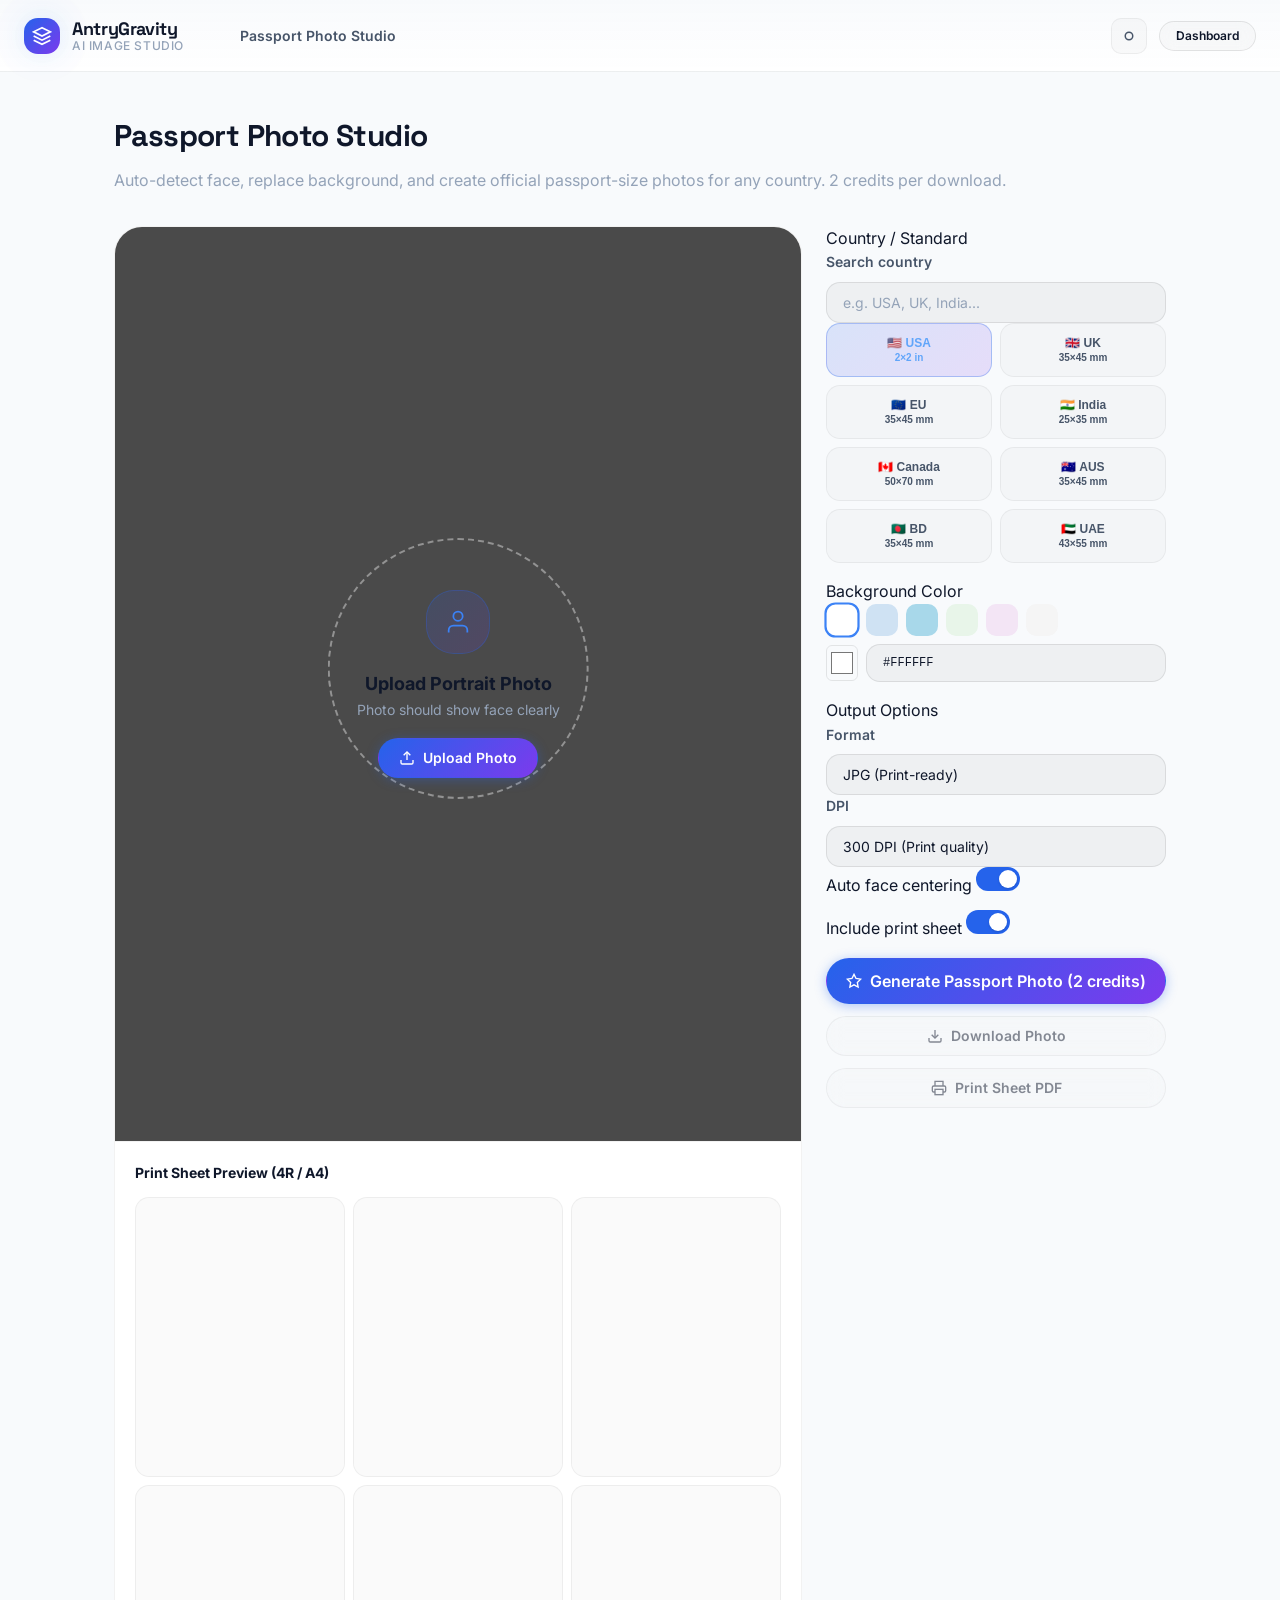
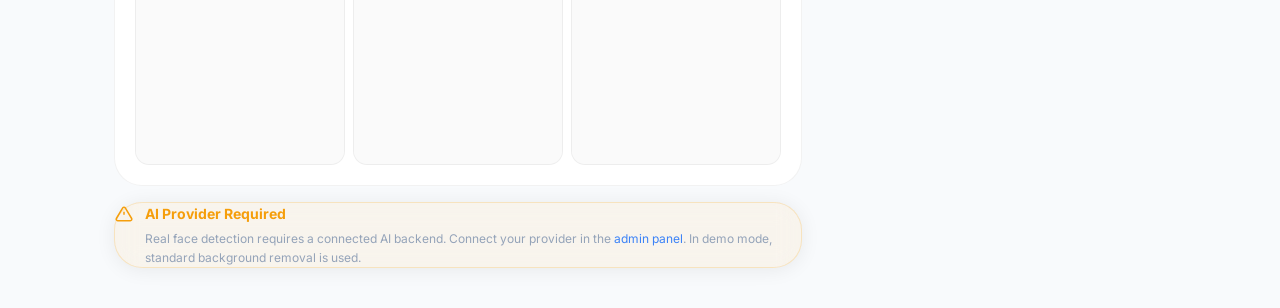
<file: passport-photo.html>
<!DOCTYPE html>
<html lang="en" data-theme="dark">
<head>
  <meta charset="UTF-8"/>
  <meta name="viewport" content="width=device-width, initial-scale=1.0"/>
  <title>Passport Photo Studio – AntryGravity</title>
  <meta name="description" content="Create official passport photos with the correct size and background. Auto face detection and multiple country standards."/>
  <meta name="theme-color" content="#0a0f1e"/>
  <link rel="stylesheet" href="css/design-tokens.css"/>
  <link rel="stylesheet" href="css/components.css"/>
  <link rel="stylesheet" href="css/animations.css"/>
  <style>
    .page-wrap { padding-top: var(--nav-height); min-height: 100vh; }
    .passport-page { max-width: 1100px; margin: 0 auto; padding: var(--space-10) var(--space-6); }
    .passport-title { font-family:var(--font-display); font-size:var(--text-3xl); font-weight:800; color:var(--text-primary); letter-spacing:-0.02em; margin-bottom:var(--space-2); }
    .passport-grid { display:grid; grid-template-columns:1fr 340px; gap:var(--space-6); }
    .passport-preview { background:var(--bg-card); border:1px solid var(--border-subtle); border-radius:var(--radius-2xl); overflow:hidden; }
    .passport-canvas-wrap { background:var(--checker-bg,#4a4a4a); aspect-ratio:3/4; display:flex; align-items:center; justify-content:center; position:relative; }
    .passport-canvas-wrap .checker-bg { position:absolute; inset:0; }
    .passport-face-guide { position:absolute; top:50%; left:50%; transform:translate(-50%, -56%); width:38%; aspect-ratio:1; border:2px dashed rgba(255,255,255,0.4); border-radius:50%; pointer-events:none; }
    .passport-upload-overlay { position:absolute; inset:0; display:flex; flex-direction:column; align-items:center; justify-content:center; gap:var(--space-4); padding:var(--space-6); }
    .country-grid { display:grid; grid-template-columns:1fr 1fr; gap:var(--space-2); }
    .country-btn { padding:var(--space-3); border-radius:var(--radius-lg); border:1px solid var(--border-subtle); background:var(--bg-glass); font-size:var(--text-xs); font-weight:600; cursor:pointer; text-align:center; transition:all var(--transition-fast); color:var(--text-secondary); }
    .country-btn:hover { border-color:var(--border-default); color:var(--text-primary); }
    .country-btn.active { background:var(--gradient-brand-soft); border-color:var(--border-accent); color:var(--brand-blue-300); }
    .bg-color-row { display:flex; gap:var(--space-2); flex-wrap:wrap; }
    .passport-bg-swatch { width:32px;height:32px;border-radius:var(--radius-md);cursor:pointer;border:2px solid transparent;transition:all var(--transition-fast); }
    .passport-bg-swatch.active, .passport-bg-swatch:hover { border-color:var(--brand-blue-400);transform:scale(1.1); }
    .print-grid { display:grid; grid-template-columns:repeat(3, 1fr); gap:var(--space-2); }
    .print-slot { aspect-ratio:3/4; border-radius:var(--radius-lg); background:var(--bg-glass); border:1px solid var(--border-subtle); overflow:hidden; }
    @media (max-width:768px) { .passport-grid { grid-template-columns:1fr; } .country-grid { grid-template-columns:repeat(4, 1fr); } }
  </style>
</head>
<body>

<nav class="navbar" id="navbar">
  <div class="navbar-inner">
    <a href="index.html" class="logo">
      <div class="logo-icon"><svg viewBox="0 0 24 24" fill="none" stroke="currentColor" stroke-width="2"><path d="M12 2L2 7l10 5 10-5-10-5z"/><path d="M2 17l10 5 10-5"/><path d="M2 12l10 5 10-5"/></svg></div>
      <div class="logo-text"><span class="logo-name">AntryGravity</span><span class="logo-tagline">AI Image Studio</span></div>
    </a>
    <div style="flex:1;padding:0 var(--space-6);"><span style="font-size:var(--text-sm);font-weight:600;color:var(--text-secondary);">Passport Photo Studio</span></div>
    <div class="nav-right">
      <button class="theme-toggle" data-theme-toggle aria-label="Toggle theme">
        <svg class="icon-moon" viewBox="0 0 24 24" fill="none" stroke="currentColor" stroke-width="2"><path d="M21 12.79A9 9 0 1 1 11.21 3 7 7 0 0 0 21 12.79z"/></svg>
        <svg class="icon-sun" viewBox="0 0 24 24" fill="none" stroke="currentColor" stroke-width="2" style="display:none"><circle cx="12" cy="12" r="5"/></svg>
      </button>
      <a href="dashboard.html" class="btn btn-secondary btn-sm">Dashboard</a>
    </div>
  </div>
</nav>

<div class="page-wrap">
  <div class="passport-page">
    <div class="batch-header" style="margin-bottom:var(--space-8);">
      <h1 class="passport-title">Passport Photo Studio</h1>
      <p style="color:var(--text-muted);">Auto-detect face, replace background, and create official passport-size photos for any country. 2 credits per download.</p>
    </div>

    <div class="passport-grid">
      <!-- Preview area -->
      <div>
        <div class="passport-preview">
          <div class="passport-canvas-wrap checker-bg" id="passport-canvas-wrap">
            <!-- Face guide oval -->
            <div class="passport-face-guide" aria-hidden="true"></div>
            <!-- Upload overlay -->
            <div class="passport-upload-overlay" id="passport-upload-overlay">
              <div style="width:64px;height:64px;border-radius:var(--radius-2xl);background:var(--gradient-brand-soft);border:1px solid var(--border-accent);display:flex;align-items:center;justify-content:center;">
                <svg viewBox="0 0 24 24" fill="none" stroke="currentColor" stroke-width="1.5" width="28" height="28" style="color:var(--brand-blue-400);"><path d="M20 21v-2a4 4 0 0 0-4-4H8a4 4 0 0 0-4 4v2"/><circle cx="12" cy="7" r="4"/></svg>
              </div>
              <div style="text-align:center;">
                <div style="font-size:var(--text-lg);font-weight:700;color:var(--text-primary);">Upload Portrait Photo</div>
                <div style="font-size:var(--text-sm);color:var(--text-muted);">Photo should show face clearly</div>
              </div>
              <button class="btn btn-primary" id="passport-upload-btn">
                <svg viewBox="0 0 24 24" fill="none" stroke="currentColor" stroke-width="2" width="16" height="16"><path d="M21 15v4a2 2 0 0 1-2 2H5a2 2 0 0 1-2-2v-4"/><polyline points="17 8 12 3 7 8"/><line x1="12" y1="3" x2="12" y2="15"/></svg>
                Upload Photo
              </button>
            </div>
            <!-- Canvas (hidden until photo uploaded) -->
            <canvas id="passport-canvas" style="display:none;max-width:100%;max-height:100%;" aria-label="Passport photo preview"></canvas>
          </div>
          <!-- Print sheet preview -->
          <div style="padding:var(--space-5);border-top:1px solid var(--border-subtle);">
            <div style="font-size:var(--text-sm);font-weight:700;color:var(--text-primary);margin-bottom:var(--space-3);">Print Sheet Preview (4R / A4)</div>
            <div class="print-grid">
              <div class="print-slot" id="ps-1"></div>
              <div class="print-slot" id="ps-2"></div>
              <div class="print-slot" id="ps-3"></div>
              <div class="print-slot" id="ps-4"></div>
              <div class="print-slot" id="ps-5"></div>
              <div class="print-slot" id="ps-6"></div>
            </div>
          </div>
        </div>
        <!-- AI Requirements banner -->
        <div class="card" style="margin-top:var(--space-4);background:rgba(245,158,11,0.06);border-color:rgba(245,158,11,0.2);">
          <div style="display:flex;gap:var(--space-3);align-items:flex-start;">
            <svg viewBox="0 0 24 24" fill="none" stroke="currentColor" stroke-width="2" width="18" height="18" style="color:var(--color-warning);flex-shrink:0;margin-top:2px;"><path d="M10.29 3.86L1.82 18a2 2 0 0 0 1.71 3h16.94a2 2 0 0 0 1.71-3L13.71 3.86a2 2 0 0 0-3.42 0z"/><line x1="12" y1="9" x2="12" y2="13"/><line x1="12" y1="17" x2="12.01" y2="17"/></svg>
            <div>
              <div style="font-size:var(--text-sm);font-weight:700;color:var(--color-warning);">AI Provider Required</div>
              <div style="font-size:var(--text-xs);color:var(--text-muted);margin-top:4px;">Real face detection requires a connected AI backend. Connect your provider in the <a href="admin.html" style="color:var(--brand-blue-400);">admin panel</a>. In demo mode, standard background removal is used.</div>
            </div>
          </div>
        </div>
      </div>

      <!-- Settings sidebar -->
      <div style="display:flex;flex-direction:column;gap:var(--space-4);">
        <!-- Country standard -->
        <div class="batch-settings-card">
          <div class="batch-settings-header">Country / Standard</div>
          <div class="batch-settings-body">
            <div class="form-group">
              <label class="form-label">Search country</label>
              <input type="search" class="form-input" placeholder="e.g. USA, UK, India..." id="country-search" aria-label="Search country passport standard"/>
            </div>
            <div class="country-grid" role="radiogroup" aria-label="Passport country standard">
              <button class="country-btn active" data-size="35x45" data-country="USA">🇺🇸 USA<br/><small>2×2 in</small></button>
              <button class="country-btn" data-size="35x45" data-country="UK">🇬🇧 UK<br/><small>35×45 mm</small></button>
              <button class="country-btn" data-size="35x45" data-country="EU">🇪🇺 EU<br/><small>35×45 mm</small></button>
              <button class="country-btn" data-size="25x35" data-country="India">🇮🇳 India<br/><small>25×35 mm</small></button>
              <button class="country-btn" data-size="40x40" data-country="Canada">🇨🇦 Canada<br/><small>50×70 mm</small></button>
              <button class="country-btn" data-size="35x45" data-country="Australia">🇦🇺 AUS<br/><small>35×45 mm</small></button>
              <button class="country-btn" data-size="35x45" data-country="Bangladesh">🇧🇩 BD<br/><small>35×45 mm</small></button>
              <button class="country-btn" data-size="35x45" data-country="UAE">🇦🇪 UAE<br/><small>43×55 mm</small></button>
            </div>
          </div>
        </div>

        <!-- Background color -->
        <div class="batch-settings-card">
          <div class="batch-settings-header">Background Color</div>
          <div class="batch-settings-body">
            <div class="bg-color-row" role="radiogroup" aria-label="Passport background color">
              <div class="passport-bg-swatch active" style="background:#ffffff;" data-color="#ffffff" aria-label="White" role="radio" tabindex="0"></div>
              <div class="passport-bg-swatch" style="background:#cfe2f3;" data-color="#cfe2f3" aria-label="Light Blue" role="radio" tabindex="0"></div>
              <div class="passport-bg-swatch" style="background:#a8d8ea;" data-color="#a8d8ea" aria-label="Blue" role="radio" tabindex="0"></div>
              <div class="passport-bg-swatch" style="background:#e8f5e9;" data-color="#e8f5e9" aria-label="Light Green" role="radio" tabindex="0"></div>
              <div class="passport-bg-swatch" style="background:#f3e5f5;" data-color="#f3e5f5" aria-label="Light Purple" role="radio" tabindex="0"></div>
              <div class="passport-bg-swatch" style="background:#f5f5f5;" data-color="#f5f5f5" aria-label="Light Gray" role="radio" tabindex="0"></div>
            </div>
            <div style="display:flex;align-items:center;gap:var(--space-2);margin-top:var(--space-2);">
              <input type="color" id="custom-passport-bg" value="#ffffff" style="width:36px;height:36px;border-radius:var(--radius-sm);cursor:pointer;border:1px solid var(--border-default);background:none;padding:2px;"/>
              <input type="text" class="form-input" value="#FFFFFF" placeholder="Custom HEX" style="font-family:var(--font-mono);font-size:var(--text-xs);"/>
            </div>
          </div>
        </div>

        <!-- Output options -->
        <div class="batch-settings-card">
          <div class="batch-settings-header">Output Options</div>
          <div class="batch-settings-body">
            <div class="form-group">
              <label class="form-label">Format</label>
              <select class="form-input form-select" aria-label="Output format">
                <option>JPG (Print-ready)</option>
                <option>PNG (Transparent)</option>
              </select>
            </div>
            <div class="form-group">
              <label class="form-label">DPI</label>
              <select class="form-input form-select" aria-label="DPI resolution">
                <option>300 DPI (Print quality)</option>
                <option>72 DPI (Screen)</option>
                <option>600 DPI (High quality)</option>
              </select>
            </div>
            <div style="display:flex;flex-direction:column;gap:var(--space-3);">
              <label class="panel-row" style="cursor:pointer;">
                <span class="panel-row-label">Auto face centering</span>
                <div class="toggle"><input type="checkbox" checked aria-label="Auto face centering"/><div class="toggle-track"></div></div>
              </label>
              <label class="panel-row" style="cursor:pointer;">
                <span class="panel-row-label">Include print sheet</span>
                <div class="toggle"><input type="checkbox" checked aria-label="Include print sheet"/><div class="toggle-track"></div></div>
              </label>
            </div>
          </div>
        </div>

        <!-- Actions -->
        <div style="display:flex;flex-direction:column;gap:var(--space-3);">
          <button class="btn btn-primary btn-lg w-full" id="passport-process-btn">
            <svg viewBox="0 0 24 24" fill="none" stroke="currentColor" stroke-width="2" width="16" height="16"><polygon points="12 2 15.09 8.26 22 9.27 17 14.14 18.18 21.02 12 17.77 5.82 21.02 7 14.14 2 9.27 8.91 8.26 12 2"/></svg>
            Generate Passport Photo (2 credits)
          </button>
          <button class="btn btn-secondary w-full" id="passport-download-btn" disabled>
            <svg viewBox="0 0 24 24" fill="none" stroke="currentColor" stroke-width="2" width="16" height="16"><path d="M21 15v4a2 2 0 0 1-2 2H5a2 2 0 0 1-2-2v-4"/><polyline points="7 10 12 15 17 10"/><line x1="12" y1="15" x2="12" y2="3"/></svg>
            Download Photo
          </button>
          <button class="btn btn-secondary w-full" id="passport-print-btn" disabled>
            <svg viewBox="0 0 24 24" fill="none" stroke="currentColor" stroke-width="2" width="16" height="16"><polyline points="6 9 6 2 18 2 18 9"/><path d="M6 18H4a2 2 0 0 1-2-2v-5a2 2 0 0 1 2-2h16a2 2 0 0 1 2 2v5a2 2 0 0 1-2 2h-2"/><rect x="6" y="14" width="12" height="8"/></svg>
            Print Sheet PDF
          </button>
        </div>
      </div>
    </div>
  </div>
</div>

<script type="module">
import { ThemeManager } from './js/core/theme.js';
import { UploadZone } from './js/components/upload-zone.js';
import { AIProvider } from './js/services/ai-provider.js';
import { CreditService } from './js/services/credit-service.js';
import { Notifications } from './js/components/notifications.js';

document.addEventListener('DOMContentLoaded', () => {
  ThemeManager.init();
  Notifications.init();
  document.querySelectorAll('[data-theme-toggle]').forEach(b => b.addEventListener('click', () => ThemeManager.toggle()));

  // Country selector
  document.querySelectorAll('.country-btn').forEach(btn => {
    btn.addEventListener('click', () => {
      document.querySelectorAll('.country-btn').forEach(b => b.classList.remove('active'));
      btn.classList.add('active');
    });
  });

  // BG swatch
  document.querySelectorAll('.passport-bg-swatch').forEach(sw => {
    sw.addEventListener('click', () => {
      document.querySelectorAll('.passport-bg-swatch').forEach(s => s.classList.remove('active'));
      sw.classList.add('active');
    });
  });

  // Upload zone (wrapping the whole canvas area)
  const canvasWrap = document.getElementById('passport-canvas-wrap');
  let uploadedFile = null;

  const fileInput = document.createElement('input');
  fileInput.type = 'file'; fileInput.accept = 'image/jpeg,image/png,image/webp'; fileInput.style.display = 'none';
  document.body.appendChild(fileInput);
  fileInput.addEventListener('change', () => { if (fileInput.files[0]) handleFile(fileInput.files[0]); });

  document.getElementById('passport-upload-btn')?.addEventListener('click', () => fileInput.click());

  function handleFile(file) {
    uploadedFile = file;
    const reader = new FileReader();
    reader.onload = e => {
      const img = new Image(); img.onload = () => {
        const canvas = document.getElementById('passport-canvas');
        canvas.width = img.naturalWidth; canvas.height = img.naturalHeight;
        canvas.getContext('2d').drawImage(img, 0, 0);
        canvas.style.display = 'block';
        document.getElementById('passport-upload-overlay').style.display = 'none';
        document.getElementById('passport-process-btn').disabled = false;
        Notifications.info('Photo Uploaded', 'Click "Generate Passport Photo" to process.');
      };
      img.src = e.target.result;
    };
    reader.readAsDataURL(file);
  }

  document.getElementById('passport-process-btn')?.addEventListener('click', async () => {
    if (!uploadedFile) { fileInput.click(); return; }
    if (!CreditService.canAfford('passportPhoto')) { Notifications.error('Insufficient Credits', 'You need 2 credits.'); return; }
    Notifications.info('Processing', 'Generating passport photo...');
    try {
      await AIProvider.demoRemoveBackground(uploadedFile, () => {});
      CreditService.deduct('passportPhoto');
      document.getElementById('passport-download-btn').disabled = false;
      document.getElementById('passport-print-btn').disabled = false;
      Notifications.success('Done!', 'Passport photo ready to download.');
    } catch(err) { Notifications.error('Failed', err.message); }
  });
});
</script>
</body>
</html>
</file>
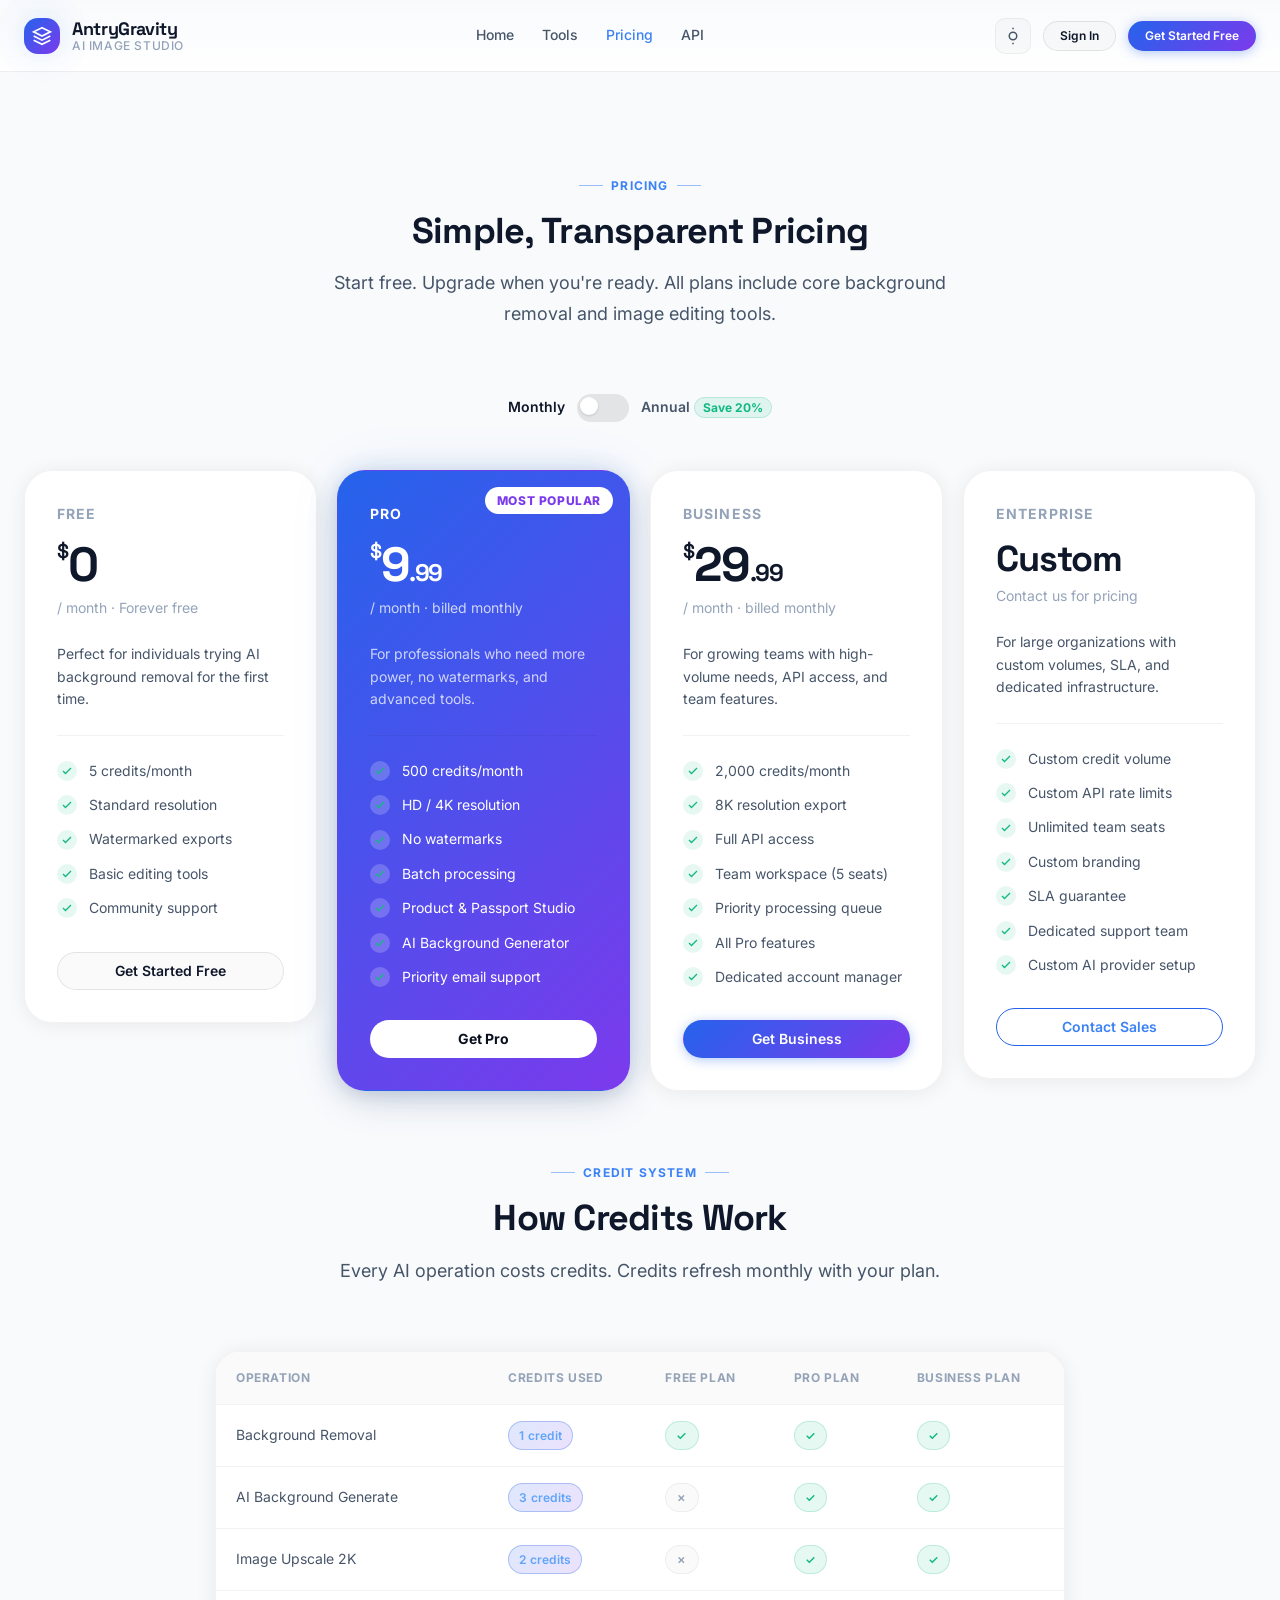
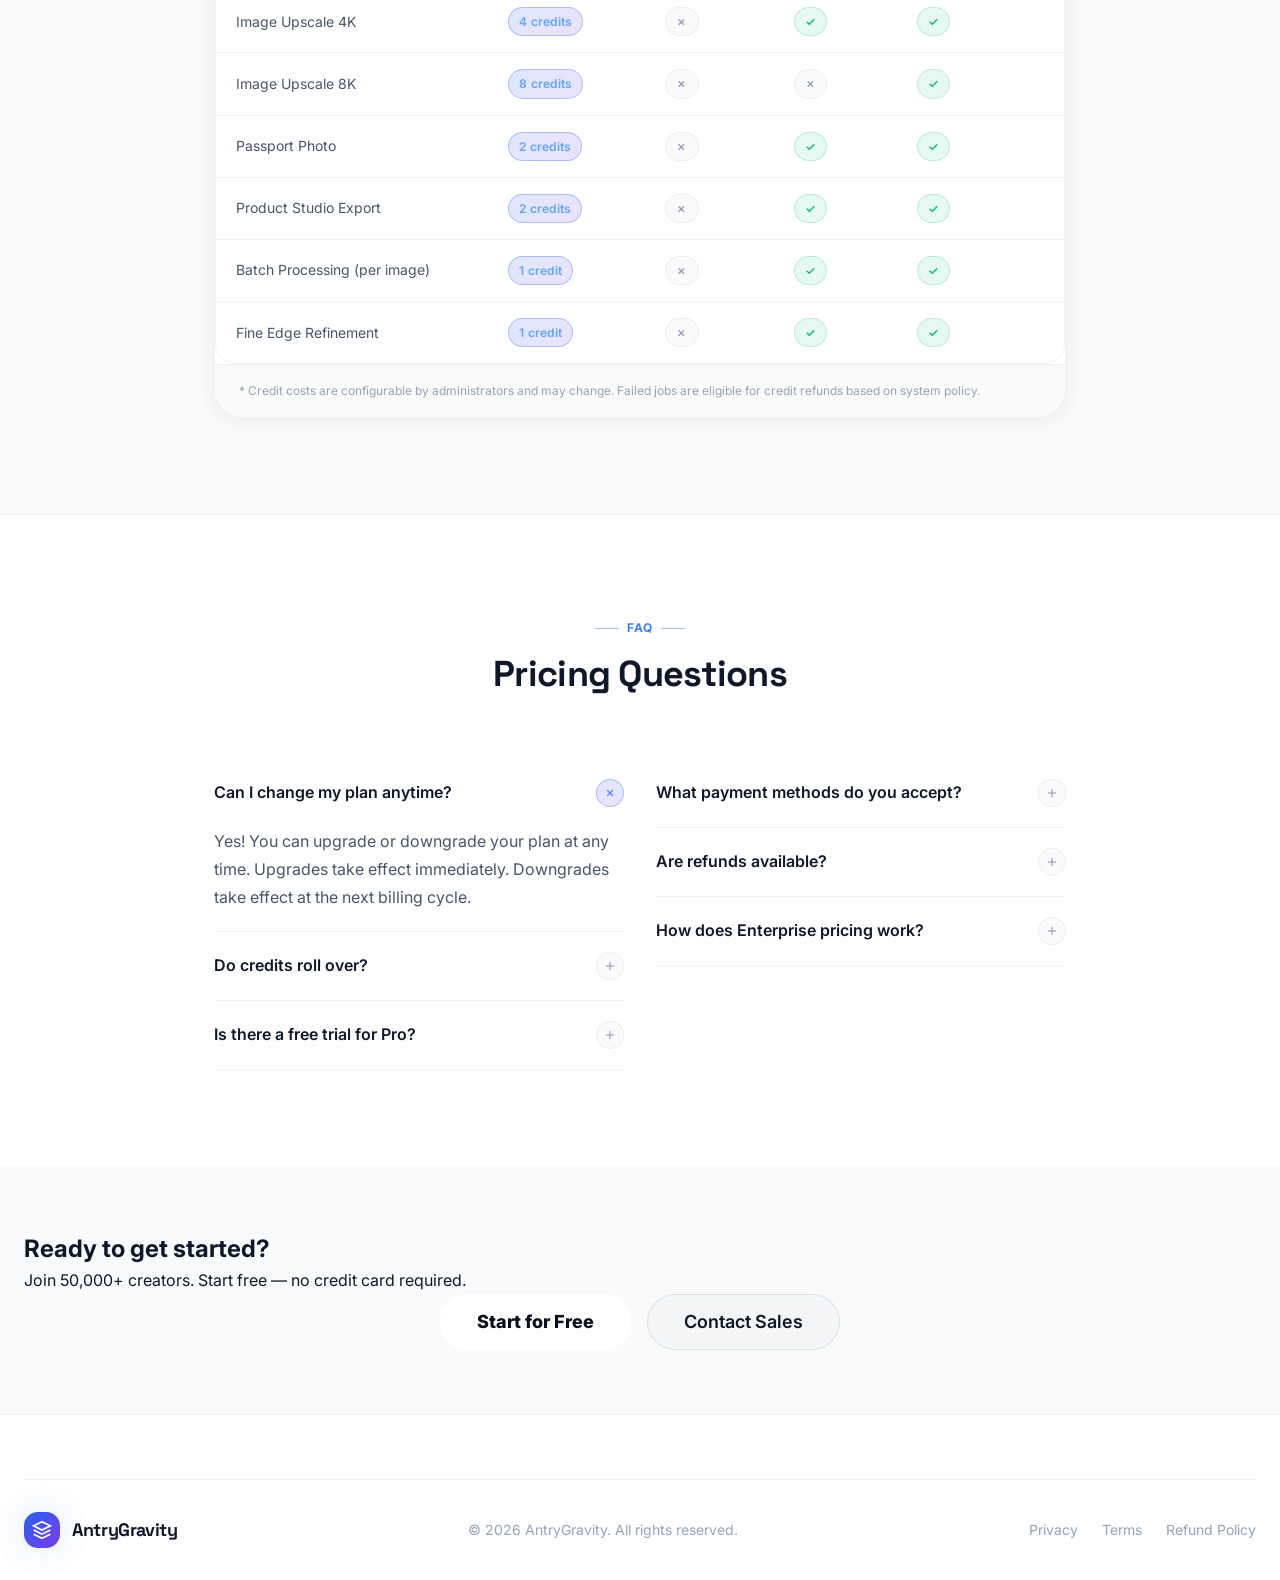
<file: pricing.html>
<!DOCTYPE html>
<html lang="en" data-theme="dark">
<head>
  <meta charset="UTF-8"/>
  <meta name="viewport" content="width=device-width, initial-scale=1.0"/>
  <title>Pricing – AntryGravity AI Image Studio</title>
  <meta name="description" content="Choose the right AntryGravity plan for you. Free, Pro, Business, and Enterprise plans with flexible credits and features."/>
  <link rel="canonical" href="https://antrygravity.com/pricing"/>
  <meta name="theme-color" content="#0a0f1e"/>
  <link rel="stylesheet" href="css/design-tokens.css"/>
  <link rel="stylesheet" href="css/components.css"/>
  <link rel="stylesheet" href="css/animations.css"/>
  <style>
    .page-wrap { padding-top: var(--nav-height); }

    .toggle-billing {
      display: flex;
      align-items: center;
      gap: var(--space-3);
      justify-content: center;
      margin-bottom: var(--space-12);
    }
    .billing-label { font-size: var(--text-sm); font-weight: 600; color: var(--text-secondary); }
    .billing-label.active { color: var(--text-primary); }
    .save-badge {
      background: var(--color-success-bg);
      color: var(--color-success);
      border: 1px solid rgba(16,185,129,0.2);
      padding: 2px 8px;
      border-radius: var(--radius-full);
      font-size: var(--text-xs);
      font-weight: 700;
    }

    .pricing-grid-main {
      display: grid;
      grid-template-columns: repeat(4, 1fr);
      gap: var(--space-5);
      align-items: start;
    }

    .compare-table { margin-top: var(--space-24); }
    .compare-section-header {
      background: var(--bg-glass);
      padding: var(--space-4) var(--space-5);
      font-weight: 700;
      color: var(--text-primary);
      font-size: var(--text-sm);
      border-top: 1px solid var(--border-subtle);
    }

    .faq-grid {
      display: grid;
      grid-template-columns: repeat(2, 1fr);
      gap: var(--space-8);
    }

    @media (max-width: 1024px) { .pricing-grid-main { grid-template-columns: repeat(2, 1fr); } }
    @media (max-width: 640px)  { .pricing-grid-main { grid-template-columns: 1fr; } .faq-grid { grid-template-columns: 1fr; } }
  </style>
</head>
<body>

<!-- NAVBAR -->
<nav class="navbar" id="navbar">
  <div class="navbar-inner">
    <a href="index.html" class="logo">
      <div class="logo-icon"><svg viewBox="0 0 24 24" fill="none" stroke="currentColor" stroke-width="2"><path d="M12 2L2 7l10 5 10-5-10-5z"/><path d="M2 17l10 5 10-5"/><path d="M2 12l10 5 10-5"/></svg></div>
      <div class="logo-text"><span class="logo-name">AntryGravity</span><span class="logo-tagline">AI Image Studio</span></div>
    </a>
    <ul class="nav-links">
      <li><a href="index.html" class="nav-link">Home</a></li>
      <li><a href="tool.html" class="nav-link">Tools</a></li>
      <li><a href="pricing.html" class="nav-link active">Pricing</a></li>
      <li><a href="api-docs.html" class="nav-link">API</a></li>
    </ul>
    <div class="nav-right">
      <button class="theme-toggle" data-theme-toggle aria-label="Toggle theme">
        <svg class="icon-moon" viewBox="0 0 24 24" fill="none" stroke="currentColor" stroke-width="2"><path d="M21 12.79A9 9 0 1 1 11.21 3 7 7 0 0 0 21 12.79z"/></svg>
        <svg class="icon-sun" viewBox="0 0 24 24" fill="none" stroke="currentColor" stroke-width="2" style="display:none"><circle cx="12" cy="12" r="5"/><line x1="12" y1="1" x2="12" y2="3"/><line x1="12" y1="21" x2="12" y2="23"/></svg>
      </button>
      <a href="dashboard.html" class="btn btn-secondary btn-sm">Sign In</a>
      <a href="tool.html" class="btn btn-primary btn-sm">Get Started Free</a>
      <button class="hamburger" id="hamburger"><span></span><span></span><span></span></button>
    </div>
  </div>
</nav>

<div class="mobile-menu" id="mobile-menu">
  <div style="padding:var(--space-4); display:flex; flex-direction:column; gap:var(--space-4);">
    <a href="index.html" class="mobile-nav-link">Home</a>
    <a href="tool.html" class="mobile-nav-link">Tools</a>
    <a href="pricing.html" class="mobile-nav-link">Pricing</a>
    <a href="api-docs.html" class="mobile-nav-link">API</a>
    <div style="display:flex;gap:var(--space-3);margin-top:var(--space-4);">
      <a href="dashboard.html" class="btn btn-secondary" style="flex:1">Sign In</a>
      <a href="tool.html" class="btn btn-primary" style="flex:1">Get Started</a>
    </div>
  </div>
</div>

<div class="page-wrap">
  <!-- Hero -->
  <section class="section" style="padding-bottom:0;">
    <div class="container">
      <div class="section-header reveal">
        <div class="section-label">Pricing</div>
        <h1 class="section-title">Simple, Transparent Pricing</h1>
        <p class="section-desc">Start free. Upgrade when you're ready. All plans include core background removal and image editing tools.</p>
      </div>

      <!-- Billing toggle -->
      <div class="toggle-billing" role="group" aria-label="Billing period">
        <span class="billing-label active" id="monthly-label">Monthly</span>
        <label class="toggle" for="billing-toggle" style="width:52px;height:28px;">
          <input type="checkbox" id="billing-toggle" aria-label="Switch to annual billing"/>
          <div class="toggle-track"></div>
        </label>
        <span class="billing-label" id="annual-label">Annual <span class="save-badge">Save 20%</span></span>
      </div>

      <!-- Pricing Cards -->
      <div class="pricing-grid-main reveal">
        <!-- Free -->
        <div class="pricing-card hover-lift">
          <div class="pricing-plan-name">Free</div>
          <div class="pricing-price"><sup>$</sup>0</div>
          <div class="pricing-period">/ month · Forever free</div>
          <div class="pricing-plan-desc">Perfect for individuals trying AI background removal for the first time.</div>
          <ul class="pricing-features" aria-label="Free plan features">
            <li class="pricing-feature"><span class="pricing-feature-icon"><svg viewBox="0 0 24 24" fill="none" stroke="currentColor" stroke-width="2.5"><polyline points="20 6 9 17 4 12"/></svg></span>5 credits/month</li>
            <li class="pricing-feature"><span class="pricing-feature-icon"><svg viewBox="0 0 24 24" fill="none" stroke="currentColor" stroke-width="2.5"><polyline points="20 6 9 17 4 12"/></svg></span>Standard resolution</li>
            <li class="pricing-feature"><span class="pricing-feature-icon"><svg viewBox="0 0 24 24" fill="none" stroke="currentColor" stroke-width="2.5"><polyline points="20 6 9 17 4 12"/></svg></span>Watermarked exports</li>
            <li class="pricing-feature"><span class="pricing-feature-icon"><svg viewBox="0 0 24 24" fill="none" stroke="currentColor" stroke-width="2.5"><polyline points="20 6 9 17 4 12"/></svg></span>Basic editing tools</li>
            <li class="pricing-feature"><span class="pricing-feature-icon"><svg viewBox="0 0 24 24" fill="none" stroke="currentColor" stroke-width="2.5"><polyline points="20 6 9 17 4 12"/></svg></span>Community support</li>
          </ul>
          <a href="tool.html" class="btn btn-secondary w-full" id="get-free">Get Started Free</a>
        </div>

        <!-- Pro (featured) -->
        <div class="pricing-card featured hover-lift">
          <div class="pricing-popular-badge">Most Popular</div>
          <div class="pricing-plan-name">Pro</div>
          <div class="pricing-price"><sup>$</sup><span id="pro-price">9</span><span style="font-size:var(--text-2xl)" id="pro-cents">.99</span></div>
          <div class="pricing-period" id="pro-period">/ month · billed monthly</div>
          <div class="pricing-plan-desc">For professionals who need more power, no watermarks, and advanced tools.</div>
          <ul class="pricing-features" aria-label="Pro plan features">
            <li class="pricing-feature"><span class="pricing-feature-icon"><svg viewBox="0 0 24 24" fill="none" stroke="currentColor" stroke-width="2.5"><polyline points="20 6 9 17 4 12"/></svg></span>500 credits/month</li>
            <li class="pricing-feature"><span class="pricing-feature-icon"><svg viewBox="0 0 24 24" fill="none" stroke="currentColor" stroke-width="2.5"><polyline points="20 6 9 17 4 12"/></svg></span>HD / 4K resolution</li>
            <li class="pricing-feature"><span class="pricing-feature-icon"><svg viewBox="0 0 24 24" fill="none" stroke="currentColor" stroke-width="2.5"><polyline points="20 6 9 17 4 12"/></svg></span>No watermarks</li>
            <li class="pricing-feature"><span class="pricing-feature-icon"><svg viewBox="0 0 24 24" fill="none" stroke="currentColor" stroke-width="2.5"><polyline points="20 6 9 17 4 12"/></svg></span>Batch processing</li>
            <li class="pricing-feature"><span class="pricing-feature-icon"><svg viewBox="0 0 24 24" fill="none" stroke="currentColor" stroke-width="2.5"><polyline points="20 6 9 17 4 12"/></svg></span>Product &amp; Passport Studio</li>
            <li class="pricing-feature"><span class="pricing-feature-icon"><svg viewBox="0 0 24 24" fill="none" stroke="currentColor" stroke-width="2.5"><polyline points="20 6 9 17 4 12"/></svg></span>AI Background Generator</li>
            <li class="pricing-feature"><span class="pricing-feature-icon"><svg viewBox="0 0 24 24" fill="none" stroke="currentColor" stroke-width="2.5"><polyline points="20 6 9 17 4 12"/></svg></span>Priority email support</li>
          </ul>
          <a href="dashboard.html" class="btn w-full" style="background:white;color:var(--brand-navy-900);font-weight:700;" id="get-pro">Get Pro</a>
        </div>

        <!-- Business -->
        <div class="pricing-card hover-lift">
          <div class="pricing-plan-name">Business</div>
          <div class="pricing-price"><sup>$</sup><span id="biz-price">29</span><span style="font-size:var(--text-2xl)" id="biz-cents">.99</span></div>
          <div class="pricing-period" id="biz-period">/ month · billed monthly</div>
          <div class="pricing-plan-desc">For growing teams with high-volume needs, API access, and team features.</div>
          <ul class="pricing-features" aria-label="Business plan features">
            <li class="pricing-feature"><span class="pricing-feature-icon"><svg viewBox="0 0 24 24" fill="none" stroke="currentColor" stroke-width="2.5"><polyline points="20 6 9 17 4 12"/></svg></span>2,000 credits/month</li>
            <li class="pricing-feature"><span class="pricing-feature-icon"><svg viewBox="0 0 24 24" fill="none" stroke="currentColor" stroke-width="2.5"><polyline points="20 6 9 17 4 12"/></svg></span>8K resolution export</li>
            <li class="pricing-feature"><span class="pricing-feature-icon"><svg viewBox="0 0 24 24" fill="none" stroke="currentColor" stroke-width="2.5"><polyline points="20 6 9 17 4 12"/></svg></span>Full API access</li>
            <li class="pricing-feature"><span class="pricing-feature-icon"><svg viewBox="0 0 24 24" fill="none" stroke="currentColor" stroke-width="2.5"><polyline points="20 6 9 17 4 12"/></svg></span>Team workspace (5 seats)</li>
            <li class="pricing-feature"><span class="pricing-feature-icon"><svg viewBox="0 0 24 24" fill="none" stroke="currentColor" stroke-width="2.5"><polyline points="20 6 9 17 4 12"/></svg></span>Priority processing queue</li>
            <li class="pricing-feature"><span class="pricing-feature-icon"><svg viewBox="0 0 24 24" fill="none" stroke="currentColor" stroke-width="2.5"><polyline points="20 6 9 17 4 12"/></svg></span>All Pro features</li>
            <li class="pricing-feature"><span class="pricing-feature-icon"><svg viewBox="0 0 24 24" fill="none" stroke="currentColor" stroke-width="2.5"><polyline points="20 6 9 17 4 12"/></svg></span>Dedicated account manager</li>
          </ul>
          <a href="dashboard.html" class="btn btn-primary w-full" id="get-business">Get Business</a>
        </div>

        <!-- Enterprise -->
        <div class="pricing-card hover-lift">
          <div class="pricing-plan-name">Enterprise</div>
          <div class="pricing-price" style="font-size:var(--text-4xl)">Custom</div>
          <div class="pricing-period">Contact us for pricing</div>
          <div class="pricing-plan-desc">For large organizations with custom volumes, SLA, and dedicated infrastructure.</div>
          <ul class="pricing-features" aria-label="Enterprise plan features">
            <li class="pricing-feature"><span class="pricing-feature-icon"><svg viewBox="0 0 24 24" fill="none" stroke="currentColor" stroke-width="2.5"><polyline points="20 6 9 17 4 12"/></svg></span>Custom credit volume</li>
            <li class="pricing-feature"><span class="pricing-feature-icon"><svg viewBox="0 0 24 24" fill="none" stroke="currentColor" stroke-width="2.5"><polyline points="20 6 9 17 4 12"/></svg></span>Custom API rate limits</li>
            <li class="pricing-feature"><span class="pricing-feature-icon"><svg viewBox="0 0 24 24" fill="none" stroke="currentColor" stroke-width="2.5"><polyline points="20 6 9 17 4 12"/></svg></span>Unlimited team seats</li>
            <li class="pricing-feature"><span class="pricing-feature-icon"><svg viewBox="0 0 24 24" fill="none" stroke="currentColor" stroke-width="2.5"><polyline points="20 6 9 17 4 12"/></svg></span>Custom branding</li>
            <li class="pricing-feature"><span class="pricing-feature-icon"><svg viewBox="0 0 24 24" fill="none" stroke="currentColor" stroke-width="2.5"><polyline points="20 6 9 17 4 12"/></svg></span>SLA guarantee</li>
            <li class="pricing-feature"><span class="pricing-feature-icon"><svg viewBox="0 0 24 24" fill="none" stroke="currentColor" stroke-width="2.5"><polyline points="20 6 9 17 4 12"/></svg></span>Dedicated support team</li>
            <li class="pricing-feature"><span class="pricing-feature-icon"><svg viewBox="0 0 24 24" fill="none" stroke="currentColor" stroke-width="2.5"><polyline points="20 6 9 17 4 12"/></svg></span>Custom AI provider setup</li>
          </ul>
          <a href="#contact-sales" class="btn btn-outline w-full" id="get-enterprise">Contact Sales</a>
        </div>
      </div>
    </div>
  </section>

  <!-- Credit cost breakdown -->
  <section class="section" style="padding-top: var(--space-16);">
    <div class="container" style="max-width: 900px;">
      <div class="section-header reveal">
        <div class="section-label">Credit System</div>
        <h2 class="section-title">How Credits Work</h2>
        <p class="section-desc">Every AI operation costs credits. Credits refresh monthly with your plan.</p>
      </div>
      <div class="card reveal" style="overflow: hidden;">
        <div class="data-table-wrap">
          <table class="data-table" aria-label="Credit costs table">
            <thead>
              <tr>
                <th>Operation</th>
                <th>Credits Used</th>
                <th>Free Plan</th>
                <th>Pro Plan</th>
                <th>Business Plan</th>
              </tr>
            </thead>
            <tbody>
              <tr><td>Background Removal</td><td><span class="badge badge-brand">1 credit</span></td><td><span class="badge badge-success">✓</span></td><td><span class="badge badge-success">✓</span></td><td><span class="badge badge-success">✓</span></td></tr>
              <tr><td>AI Background Generate</td><td><span class="badge badge-brand">3 credits</span></td><td><span class="badge badge-muted">✗</span></td><td><span class="badge badge-success">✓</span></td><td><span class="badge badge-success">✓</span></td></tr>
              <tr><td>Image Upscale 2K</td><td><span class="badge badge-brand">2 credits</span></td><td><span class="badge badge-muted">✗</span></td><td><span class="badge badge-success">✓</span></td><td><span class="badge badge-success">✓</span></td></tr>
              <tr><td>Image Upscale 4K</td><td><span class="badge badge-brand">4 credits</span></td><td><span class="badge badge-muted">✗</span></td><td><span class="badge badge-success">✓</span></td><td><span class="badge badge-success">✓</span></td></tr>
              <tr><td>Image Upscale 8K</td><td><span class="badge badge-brand">8 credits</span></td><td><span class="badge badge-muted">✗</span></td><td><span class="badge badge-muted">✗</span></td><td><span class="badge badge-success">✓</span></td></tr>
              <tr><td>Passport Photo</td><td><span class="badge badge-brand">2 credits</span></td><td><span class="badge badge-muted">✗</span></td><td><span class="badge badge-success">✓</span></td><td><span class="badge badge-success">✓</span></td></tr>
              <tr><td>Product Studio Export</td><td><span class="badge badge-brand">2 credits</span></td><td><span class="badge badge-muted">✗</span></td><td><span class="badge badge-success">✓</span></td><td><span class="badge badge-success">✓</span></td></tr>
              <tr><td>Batch Processing (per image)</td><td><span class="badge badge-brand">1 credit</span></td><td><span class="badge badge-muted">✗</span></td><td><span class="badge badge-success">✓</span></td><td><span class="badge badge-success">✓</span></td></tr>
              <tr><td>Fine Edge Refinement</td><td><span class="badge badge-brand">1 credit</span></td><td><span class="badge badge-muted">✗</span></td><td><span class="badge badge-success">✓</span></td><td><span class="badge badge-success">✓</span></td></tr>
            </tbody>
          </table>
        </div>
        <div style="padding:var(--space-4) var(--space-6); background:var(--bg-glass); border-top:1px solid var(--border-subtle); font-size:var(--text-xs); color:var(--text-muted);">
          * Credit costs are configurable by administrators and may change. Failed jobs are eligible for credit refunds based on system policy.
        </div>
      </div>
    </div>
  </section>

  <!-- FAQ -->
  <section class="section" style="background:var(--bg-surface); border-top:1px solid var(--border-subtle);">
    <div class="container" style="max-width: 900px;">
      <div class="section-header reveal">
        <div class="section-label">FAQ</div>
        <h2 class="section-title">Pricing Questions</h2>
      </div>
      <div class="faq-grid reveal">
        <div>
          <div class="faq-item open">
            <div class="faq-question" tabindex="0" role="button">Can I change my plan anytime? <div class="faq-icon"><svg viewBox="0 0 24 24" fill="none" stroke="currentColor" stroke-width="2"><line x1="12" y1="5" x2="12" y2="19"/><line x1="5" y1="12" x2="19" y2="12"/></svg></div></div>
            <div class="faq-answer"><div class="faq-answer-inner">Yes! You can upgrade or downgrade your plan at any time. Upgrades take effect immediately. Downgrades take effect at the next billing cycle.</div></div>
          </div>
          <div class="faq-item">
            <div class="faq-question" tabindex="0" role="button">Do credits roll over? <div class="faq-icon"><svg viewBox="0 0 24 24" fill="none" stroke="currentColor" stroke-width="2"><line x1="12" y1="5" x2="12" y2="19"/><line x1="5" y1="12" x2="19" y2="12"/></svg></div></div>
            <div class="faq-answer"><div class="faq-answer-inner">Credits reset monthly on all plans. Unused credits do not roll over. You can purchase additional credits at any time if you run out.</div></div>
          </div>
          <div class="faq-item">
            <div class="faq-question" tabindex="0" role="button">Is there a free trial for Pro? <div class="faq-icon"><svg viewBox="0 0 24 24" fill="none" stroke="currentColor" stroke-width="2"><line x1="12" y1="5" x2="12" y2="19"/><line x1="5" y1="12" x2="19" y2="12"/></svg></div></div>
            <div class="faq-answer"><div class="faq-answer-inner">The Free plan lets you try all core features. Pro features can be evaluated during a 7-day trial when you first upgrade — contact support to activate a trial.</div></div>
          </div>
        </div>
        <div>
          <div class="faq-item">
            <div class="faq-question" tabindex="0" role="button">What payment methods do you accept? <div class="faq-icon"><svg viewBox="0 0 24 24" fill="none" stroke="currentColor" stroke-width="2"><line x1="12" y1="5" x2="12" y2="19"/><line x1="5" y1="12" x2="19" y2="12"/></svg></div></div>
            <div class="faq-answer"><div class="faq-answer-inner">We accept all major credit/debit cards and PayPal through our secure payment processor. We never store your card details directly.</div></div>
          </div>
          <div class="faq-item">
            <div class="faq-question" tabindex="0" role="button">Are refunds available? <div class="faq-icon"><svg viewBox="0 0 24 24" fill="none" stroke="currentColor" stroke-width="2"><line x1="12" y1="5" x2="12" y2="19"/><line x1="5" y1="12" x2="19" y2="12"/></svg></div></div>
            <div class="faq-answer"><div class="faq-answer-inner">Subscriptions can be cancelled at any time. Refunds for subscription charges are available within 14 days of purchase if you haven't used your credits. See our Refund Policy for full details.</div></div>
          </div>
          <div class="faq-item">
            <div class="faq-question" tabindex="0" role="button">How does Enterprise pricing work? <div class="faq-icon"><svg viewBox="0 0 24 24" fill="none" stroke="currentColor" stroke-width="2"><line x1="12" y1="5" x2="12" y2="19"/><line x1="5" y1="12" x2="19" y2="12"/></svg></div></div>
            <div class="faq-answer"><div class="faq-answer-inner">Enterprise pricing is customized based on your volume, team size, and feature requirements. Contact our sales team for a personalized quote and demo.</div></div>
          </div>
        </div>
      </div>
    </div>
  </section>

  <!-- CTA -->
  <section class="section-sm">
    <div class="container">
      <div class="cta-section reveal">
        <h2 class="cta-title">Ready to get started?</h2>
        <p class="cta-desc">Join 50,000+ creators. Start free — no credit card required.</p>
        <div style="display:flex;gap:var(--space-4);justify-content:center;flex-wrap:wrap;">
          <a href="tool.html" class="btn btn-xl" style="background:white;color:var(--brand-navy-900);font-weight:800;">Start for Free</a>
          <a href="#contact-sales" class="btn btn-xl btn-secondary" id="contact-sales">Contact Sales</a>
        </div>
      </div>
    </div>
  </section>

  <!-- Footer -->
  <footer class="footer">
    <div class="container">
      <div style="display:flex; justify-content:space-between; align-items:center; padding-top:var(--space-8); border-top:1px solid var(--border-subtle); flex-wrap:wrap; gap:var(--space-4);">
        <a href="index.html" class="logo"><div class="logo-icon"><svg viewBox="0 0 24 24" fill="none" stroke="currentColor" stroke-width="2" width="18" height="18"><path d="M12 2L2 7l10 5 10-5-10-5z"/><path d="M2 17l10 5 10-5"/><path d="M2 12l10 5 10-5"/></svg></div><div class="logo-text"><span class="logo-name">AntryGravity</span></div></a>
        <p class="footer-copy">© 2026 AntryGravity. All rights reserved.</p>
        <nav class="footer-legal"><a href="#">Privacy</a><a href="#">Terms</a><a href="#">Refund Policy</a></nav>
      </div>
    </div>
  </footer>
</div>

<script type="module">
import { ThemeManager } from './js/core/theme.js';
document.addEventListener('DOMContentLoaded', () => {
  ThemeManager.init();
  document.querySelectorAll('[data-theme-toggle]').forEach(b => b.addEventListener('click', () => ThemeManager.toggle()));
  const navbar = document.getElementById('navbar');
  window.addEventListener('scroll', () => navbar.classList.toggle('scrolled', window.scrollY > 20), { passive: true });
  const hamburger = document.getElementById('hamburger');
  const mobileMenu = document.getElementById('mobile-menu');
  hamburger?.addEventListener('click', () => { hamburger.classList.toggle('open'); mobileMenu.classList.toggle('open'); });

  // Billing toggle
  const billingToggle = document.getElementById('billing-toggle');
  const monthlyLabel  = document.getElementById('monthly-label');
  const annualLabel   = document.getElementById('annual-label');
  billingToggle?.addEventListener('change', () => {
    const annual = billingToggle.checked;
    monthlyLabel.classList.toggle('active', !annual);
    annualLabel.classList.toggle('active', annual);
    // Apply 20% discount for annual
    const proPrice = document.getElementById('pro-price');
    const bizPrice = document.getElementById('biz-price');
    const proCents = document.getElementById('pro-cents');
    const bizCents = document.getElementById('biz-cents');
    const proPeriod = document.getElementById('pro-period');
    const bizPeriod = document.getElementById('biz-period');
    if (annual) {
      proPrice.textContent = '7'; proCents.textContent = '.99'; proPeriod.textContent = '/ month · billed annually ($95.88/yr)';
      bizPrice.textContent = '23'; bizCents.textContent = '.99'; bizPeriod.textContent = '/ month · billed annually ($287.88/yr)';
    } else {
      proPrice.textContent = '9'; proCents.textContent = '.99'; proPeriod.textContent = '/ month · billed monthly';
      bizPrice.textContent = '29'; bizCents.textContent = '.99'; bizPeriod.textContent = '/ month · billed monthly';
    }
  });

  // FAQ
  document.querySelectorAll('.faq-question').forEach(q => {
    q.addEventListener('click', () => {
      const item = q.closest('.faq-item');
      const open = item.classList.contains('open');
      document.querySelectorAll('.faq-item.open').forEach(i => i.classList.remove('open'));
      if (!open) item.classList.add('open');
    });
  });

  // Scroll reveal
  const revealEls = document.querySelectorAll('.reveal');
  const observer = new IntersectionObserver(entries => entries.forEach(e => { if (e.isIntersecting) { e.target.classList.add('visible'); observer.unobserve(e.target); } }), { threshold: 0.1 });
  revealEls.forEach(el => observer.observe(el));
});
</script>
</body>
</html>
</file>
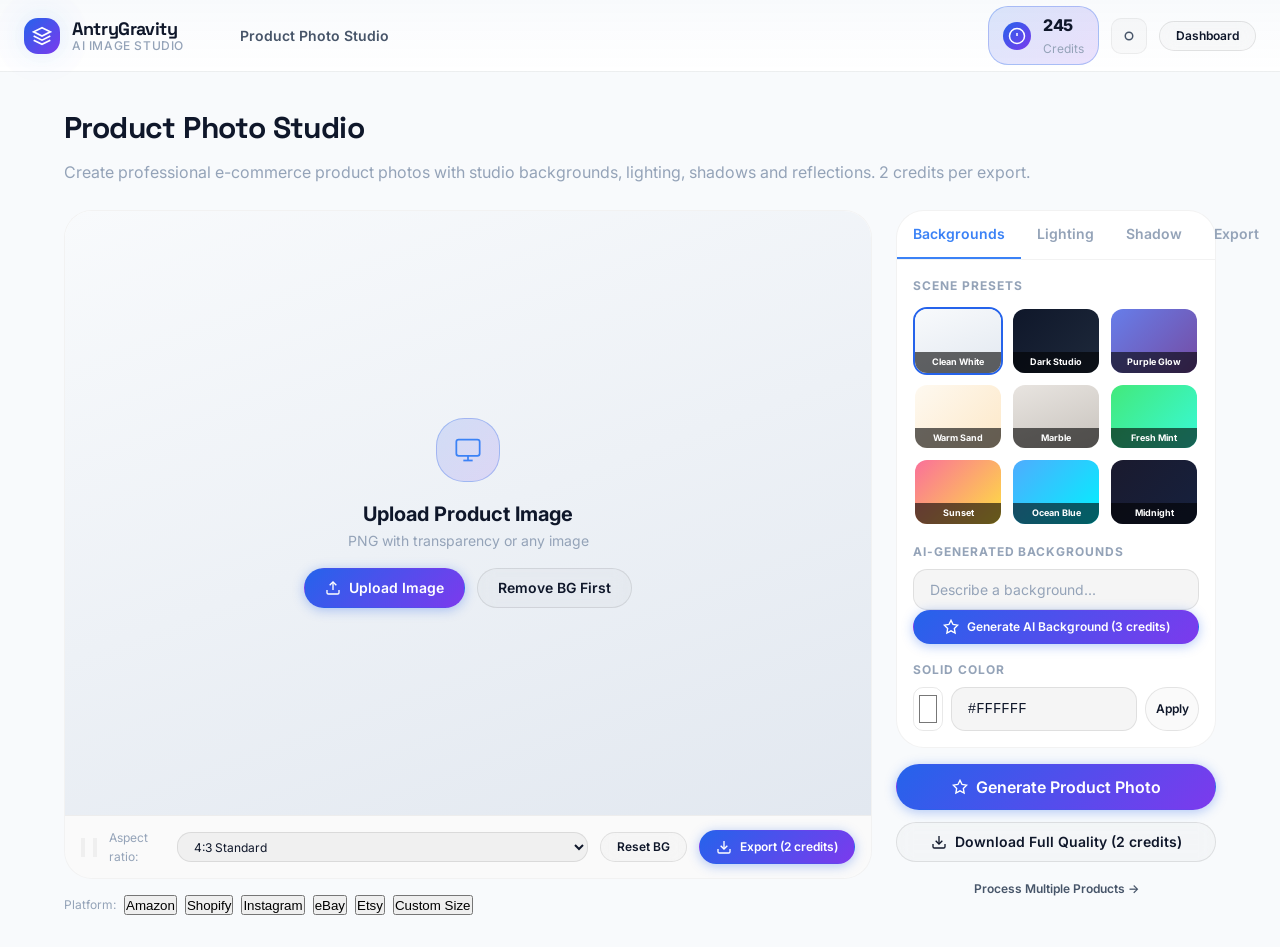
<file: product-studio.html>
<!DOCTYPE html>
<html lang="en" data-theme="dark">
<head>
  <meta charset="UTF-8"/>
  <meta name="viewport" content="width=device-width, initial-scale=1.0"/>
  <title>Product Photo Studio – AntryGravity</title>
  <meta name="description" content="Create stunning e-commerce product photos with AI. Studio backgrounds, shadows, reflections, and professional lighting in seconds."/>
  <meta name="theme-color" content="#0a0f1e"/>
  <link rel="stylesheet" href="css/design-tokens.css"/>
  <link rel="stylesheet" href="css/components.css"/>
  <link rel="stylesheet" href="css/animations.css"/>
  <style>
    .page-wrap { padding-top: var(--nav-height); min-height: 100vh; }
    .studio-page { max-width: 1200px; margin: 0 auto; padding: var(--space-8) var(--space-6); }
    .studio-title { font-family:var(--font-display); font-size:var(--text-3xl); font-weight:800; color:var(--text-primary); letter-spacing:-0.02em; margin-bottom:var(--space-2); }
    .studio-layout { display:grid; grid-template-columns:1fr 320px; gap:var(--space-6); }

    /* Canvas preview */
    .studio-canvas-wrap {
      background: var(--bg-card);
      border: 1px solid var(--border-subtle);
      border-radius: var(--radius-2xl);
      overflow: hidden;
    }
    .studio-canvas-area {
      position: relative;
      aspect-ratio: 4/3;
      display: flex;
      align-items: center;
      justify-content: center;
      overflow: hidden;
    }
    .studio-canvas-bg {
      position: absolute;
      inset: 0;
      transition: background 0.4s ease;
    }
    .studio-product-img {
      position: relative;
      z-index: 2;
      max-width: 60%;
      max-height: 70%;
      object-fit: contain;
      filter: drop-shadow(0 20px 40px rgba(0,0,0,0.35));
    }
    .studio-upload-overlay {
      position: absolute; inset: 0;
      display: flex; flex-direction: column;
      align-items: center; justify-content: center;
      gap: var(--space-4); z-index: 10;
    }

    /* Action toolbar inside preview */
    .studio-toolbar-bottom {
      display: flex; align-items: center; gap: var(--space-3);
      padding: var(--space-3) var(--space-4);
      border-top: 1px solid var(--border-subtle);
      background: var(--bg-glass);
    }

    /* Tabs */
    .studio-tabs { display:flex; border-bottom:1px solid var(--border-subtle); }
    .studio-tab { padding:var(--space-3) var(--space-4); font-size:var(--text-sm); font-weight:600; color:var(--text-muted); cursor:pointer; border-bottom:2px solid transparent; transition:all var(--transition-fast); }
    .studio-tab:hover { color:var(--text-secondary); }
    .studio-tab.active { color:var(--brand-blue-400); border-bottom-color:var(--brand-blue-400); }

    /* BG scene presets */
    .scene-grid { display:grid; grid-template-columns:repeat(3,1fr); gap:var(--space-2); }
    .scene-item {
      border-radius: var(--radius-lg); overflow:hidden; aspect-ratio:4/3;
      cursor: pointer; border:2px solid transparent; transition:all var(--transition-fast);
      position: relative;
    }
    .scene-item:hover { border-color:var(--border-default); transform:scale(1.02); }
    .scene-item.active { border-color:var(--brand-blue-500); }
    .scene-label {
      position: absolute; bottom:0; left:0; right:0;
      padding:3px 6px; background:rgba(0,0,0,0.6);
      font-size:9px; font-weight:700; color:white; text-align:center;
    }

    /* Panels */
    .studio-panel { display:none; }
    .studio-panel.active { display:block; }
    .studio-sidebar { display:flex; flex-direction:column; gap:var(--space-4); }

    /* Lighting preview dots */
    .lighting-grid { display:grid; grid-template-columns:repeat(3,1fr); gap:var(--space-2); }
    .lighting-btn { padding:var(--space-3); border-radius:var(--radius-lg); border:1px solid var(--border-subtle); background:var(--bg-glass); font-size:var(--text-xs); font-weight:600; cursor:pointer; text-align:center; transition:all var(--transition-fast); color:var(--text-secondary); }
    .lighting-btn:hover { border-color:var(--border-default); color:var(--text-primary); }
    .lighting-btn.active { background:var(--gradient-brand-soft); border-color:var(--border-accent); color:var(--brand-blue-300); }

    @media (max-width:900px) { .studio-layout { grid-template-columns:1fr; } }
  </style>
</head>
<body>

<nav class="navbar" id="navbar">
  <div class="navbar-inner">
    <a href="index.html" class="logo">
      <div class="logo-icon"><svg viewBox="0 0 24 24" fill="none" stroke="currentColor" stroke-width="2"><path d="M12 2L2 7l10 5 10-5-10-5z"/><path d="M2 17l10 5 10-5"/><path d="M2 12l10 5 10-5"/></svg></div>
      <div class="logo-text"><span class="logo-name">AntryGravity</span><span class="logo-tagline">AI Image Studio</span></div>
    </a>
    <div style="flex:1;padding:0 var(--space-6);"><span style="font-size:var(--text-sm);font-weight:600;color:var(--text-secondary);">Product Photo Studio</span></div>
    <div class="nav-right">
      <div class="credits-display" style="padding:0.4rem 0.875rem;">
        <div class="credits-display-icon" style="width:28px;height:28px;"><svg viewBox="0 0 24 24" fill="none" stroke="currentColor" stroke-width="2" width="14" height="14"><circle cx="12" cy="12" r="10"/><line x1="12" y1="8" x2="12" y2="12"/><line x1="12" y1="16" x2="12.01" y2="16"/></svg></div>
        <div><div class="credits-amount" style="font-size:var(--text-base);" data-credits-display>245</div><div class="credits-label">Credits</div></div>
      </div>
      <button class="theme-toggle" data-theme-toggle aria-label="Toggle theme">
        <svg class="icon-moon" viewBox="0 0 24 24" fill="none" stroke="currentColor" stroke-width="2"><path d="M21 12.79A9 9 0 1 1 11.21 3 7 7 0 0 0 21 12.79z"/></svg>
        <svg class="icon-sun" viewBox="0 0 24 24" fill="none" stroke="currentColor" stroke-width="2" style="display:none"><circle cx="12" cy="12" r="5"/></svg>
      </button>
      <a href="dashboard.html" class="btn btn-secondary btn-sm">Dashboard</a>
    </div>
  </div>
</nav>

<div class="page-wrap">
  <div class="studio-page">
    <div style="margin-bottom:var(--space-6);">
      <h1 class="studio-title">Product Photo Studio</h1>
      <p style="color:var(--text-muted);">Create professional e-commerce product photos with studio backgrounds, lighting, shadows and reflections. 2 credits per export.</p>
    </div>

    <div class="studio-layout">
      <!-- Canvas area -->
      <div>
        <div class="studio-canvas-wrap">
          <!-- Canvas -->
          <div class="studio-canvas-area" id="studio-canvas-area">
            <div class="studio-canvas-bg" id="studio-bg" style="background: linear-gradient(160deg, #f8fafc 0%, #e2e8f0 100%);"></div>

            <!-- Upload overlay -->
            <div class="studio-upload-overlay" id="studio-upload-overlay">
              <div style="width:64px;height:64px;border-radius:var(--radius-2xl);background:var(--gradient-brand-soft);border:1px solid var(--border-accent);display:flex;align-items:center;justify-content:center;">
                <svg viewBox="0 0 24 24" fill="none" stroke="currentColor" stroke-width="1.5" width="28" height="28" style="color:var(--brand-blue-400);"><rect x="2" y="3" width="20" height="14" rx="2"/><line x1="8" y1="21" x2="16" y2="21"/><line x1="12" y1="17" x2="12" y2="21"/></svg>
              </div>
              <div style="text-align:center;">
                <div style="font-size:var(--text-xl);font-weight:700;color:var(--text-primary);">Upload Product Image</div>
                <div style="font-size:var(--text-sm);color:var(--text-muted);">PNG with transparency or any image</div>
              </div>
              <div style="display:flex;gap:var(--space-3);">
                <button class="btn btn-primary" id="product-upload-btn">
                  <svg viewBox="0 0 24 24" fill="none" stroke="currentColor" stroke-width="2" width="16" height="16"><path d="M21 15v4a2 2 0 0 1-2 2H5a2 2 0 0 1-2-2v-4"/><polyline points="17 8 12 3 7 8"/><line x1="12" y1="3" x2="12" y2="15"/></svg>
                  Upload Image
                </button>
                <a href="tool.html" class="btn btn-secondary">Remove BG First</a>
              </div>
            </div>

            <!-- Product image (shown after upload) -->
            <img id="studio-product-img" class="studio-product-img" style="display:none;" alt="Product preview" aria-label="Product photo preview"/>

            <!-- Shadow/reflection layer -->
            <div id="studio-shadow-layer" style="position:absolute;bottom:12%;left:50%;transform:translateX(-50%);width:40%;height:20px;background:radial-gradient(ellipse,rgba(0,0,0,0.3) 0%,transparent 70%);border-radius:50%;display:none;" aria-hidden="true"></div>
          </div>

          <!-- Bottom toolbar -->
          <div class="studio-toolbar-bottom">
            <div style="display:flex;gap:var(--space-2);">
              <button class="canvas-action-btn" id="studio-zoom-out" aria-label="Zoom out">
                <svg viewBox="0 0 24 24" fill="none" stroke="currentColor" stroke-width="2"><circle cx="11" cy="11" r="8"/><line x1="21" y1="21" x2="16.65" y2="16.65"/><line x1="8" y1="11" x2="14" y2="11"/></svg>
              </button>
              <button class="canvas-action-btn" id="studio-zoom-in" aria-label="Zoom in">
                <svg viewBox="0 0 24 24" fill="none" stroke="currentColor" stroke-width="2"><circle cx="11" cy="11" r="8"/><line x1="21" y1="21" x2="16.65" y2="16.65"/><line x1="11" y1="8" x2="11" y2="14"/><line x1="8" y1="11" x2="14" y2="11"/></svg>
              </button>
            </div>
            <div style="flex:1;display:flex;align-items:center;gap:var(--space-2);">
              <span style="font-size:var(--text-xs);color:var(--text-muted);">Aspect ratio:</span>
              <select class="form-input" style="height:30px;padding:0 var(--space-3);font-size:var(--text-xs);" id="studio-aspect" aria-label="Canvas aspect ratio">
                <option value="4/3">4:3 Standard</option>
                <option value="1/1">1:1 Square</option>
                <option value="16/9">16:9 Wide</option>
                <option value="3/4">3:4 Portrait</option>
                <option value="9/16">9:16 Story</option>
              </select>
            </div>
            <button class="btn btn-secondary btn-sm" id="studio-reset-bg">Reset BG</button>
            <button class="btn btn-primary btn-sm" id="studio-export-btn">
              <svg viewBox="0 0 24 24" fill="none" stroke="currentColor" stroke-width="2" width="14" height="14"><path d="M21 15v4a2 2 0 0 1-2 2H5a2 2 0 0 1-2-2v-4"/><polyline points="7 10 12 15 17 10"/><line x1="12" y1="15" x2="12" y2="3"/></svg>
              Export (2 credits)
            </button>
          </div>
        </div>

        <!-- Platform presets chips -->
        <div style="margin-top:var(--space-4); display:flex; gap:var(--space-2); flex-wrap:wrap;">
          <span style="font-size:var(--text-xs);color:var(--text-muted);align-self:center;">Platform:</span>
          <button class="filter-chip active" data-platform="amazon">Amazon</button>
          <button class="filter-chip" data-platform="shopify">Shopify</button>
          <button class="filter-chip" data-platform="instagram">Instagram</button>
          <button class="filter-chip" data-platform="ebay">eBay</button>
          <button class="filter-chip" data-platform="etsy">Etsy</button>
          <button class="filter-chip" data-platform="custom">Custom Size</button>
        </div>
      </div>

      <!-- Right sidebar panels -->
      <div class="studio-sidebar">
        <!-- Tab bar -->
        <div class="studio-canvas-wrap" style="overflow:visible;">
          <div class="studio-tabs" role="tablist" aria-label="Studio settings">
            <div class="studio-tab active" role="tab" data-tab="backgrounds" aria-selected="true">Backgrounds</div>
            <div class="studio-tab" role="tab" data-tab="lighting" aria-selected="false">Lighting</div>
            <div class="studio-tab" role="tab" data-tab="shadow" aria-selected="false">Shadow</div>
            <div class="studio-tab" role="tab" data-tab="export" aria-selected="false">Export</div>
          </div>

          <div style="padding:var(--space-4);">
            <!-- Backgrounds panel -->
            <div class="studio-panel active" id="tab-backgrounds" role="tabpanel">
              <div style="font-size:var(--text-xs);font-weight:700;color:var(--text-muted);text-transform:uppercase;letter-spacing:0.08em;margin-bottom:var(--space-3);">Scene Presets</div>
              <div class="scene-grid">
                <div class="scene-item active" data-bg="linear-gradient(160deg, #f8fafc 0%, #e2e8f0 100%)">
                  <div style="width:100%;height:100%;background:linear-gradient(160deg,#f8fafc,#e2e8f0);"></div>
                  <div class="scene-label">Clean White</div>
                </div>
                <div class="scene-item" data-bg="linear-gradient(135deg, #0f172a 0%, #1e293b 100%)">
                  <div style="width:100%;height:100%;background:linear-gradient(135deg,#0f172a,#1e293b);"></div>
                  <div class="scene-label">Dark Studio</div>
                </div>
                <div class="scene-item" data-bg="linear-gradient(135deg, #667eea 0%, #764ba2 100%)">
                  <div style="width:100%;height:100%;background:linear-gradient(135deg,#667eea,#764ba2);"></div>
                  <div class="scene-label">Purple Glow</div>
                </div>
                <div class="scene-item" data-bg="linear-gradient(135deg, #fef9f0 0%, #fde8c8 100%)">
                  <div style="width:100%;height:100%;background:linear-gradient(135deg,#fef9f0,#fde8c8);"></div>
                  <div class="scene-label">Warm Sand</div>
                </div>
                <div class="scene-item" data-bg="linear-gradient(160deg, #e8e4e0 0%, #c8c3bd 100%)">
                  <div style="width:100%;height:100%;background:linear-gradient(160deg,#e8e4e0,#c8c3bd);"></div>
                  <div class="scene-label">Marble</div>
                </div>
                <div class="scene-item" data-bg="linear-gradient(135deg, #43e97b 0%, #38f9d7 100%)">
                  <div style="width:100%;height:100%;background:linear-gradient(135deg,#43e97b,#38f9d7);"></div>
                  <div class="scene-label">Fresh Mint</div>
                </div>
                <div class="scene-item" data-bg="linear-gradient(135deg, #fa709a 0%, #fee140 100%)">
                  <div style="width:100%;height:100%;background:linear-gradient(135deg,#fa709a,#fee140);"></div>
                  <div class="scene-label">Sunset</div>
                </div>
                <div class="scene-item" data-bg="linear-gradient(135deg, #4facfe 0%, #00f2fe 100%)">
                  <div style="width:100%;height:100%;background:linear-gradient(135deg,#4facfe,#00f2fe);"></div>
                  <div class="scene-label">Ocean Blue</div>
                </div>
                <div class="scene-item" data-bg="linear-gradient(135deg, #1a1a2e 0%, #16213e 100%)">
                  <div style="width:100%;height:100%;background:linear-gradient(135deg,#1a1a2e,#16213e);"></div>
                  <div class="scene-label">Midnight</div>
                </div>
              </div>
              <div style="margin-top:var(--space-4);">
                <div style="font-size:var(--text-xs);font-weight:700;color:var(--text-muted);text-transform:uppercase;letter-spacing:0.08em;margin-bottom:var(--space-2);">AI-Generated Backgrounds</div>
                <div class="form-group">
                  <input type="text" class="form-input" id="ai-bg-prompt" placeholder="Describe a background..." aria-label="AI background prompt"/>
                </div>
                <button class="btn btn-primary btn-sm w-full" id="generate-ai-bg">
                  <svg viewBox="0 0 24 24" fill="none" stroke="currentColor" stroke-width="2" width="14" height="14"><polygon points="12 2 15.09 8.26 22 9.27 17 14.14 18.18 21.02 12 17.77 5.82 21.02 7 14.14 2 9.27 8.91 8.26 12 2"/></svg>
                  Generate AI Background (3 credits)
                </button>
              </div>
              <div style="margin-top:var(--space-4);">
                <div style="font-size:var(--text-xs);font-weight:700;color:var(--text-muted);text-transform:uppercase;letter-spacing:0.08em;margin-bottom:var(--space-2);">Solid Color</div>
                <div style="display:flex;gap:var(--space-2);">
                  <input type="color" id="studio-solid-color" value="#ffffff" style="width:44px;height:44px;border-radius:var(--radius-md);border:1px solid var(--border-default);cursor:pointer;background:none;padding:3px;"/>
                  <input type="text" class="form-input" value="#FFFFFF" placeholder="#HEX" style="font-family:var(--font-mono);" aria-label="Background hex color"/>
                  <button class="btn btn-secondary btn-sm" id="apply-solid-color">Apply</button>
                </div>
              </div>
            </div>

            <!-- Lighting panel -->
            <div class="studio-panel" id="tab-lighting" role="tabpanel">
              <div style="font-size:var(--text-xs);font-weight:700;color:var(--text-muted);text-transform:uppercase;letter-spacing:0.08em;margin-bottom:var(--space-3);">Lighting Presets</div>
              <div class="lighting-grid">
                <button class="lighting-btn active">Natural</button>
                <button class="lighting-btn">Studio</button>
                <button class="lighting-btn">Dramatic</button>
                <button class="lighting-btn">Soft Box</button>
                <button class="lighting-btn">Ring Light</button>
                <button class="lighting-btn">Neon</button>
              </div>
              <div style="margin-top:var(--space-4);display:flex;flex-direction:column;gap:var(--space-3);">
                <div style="display:flex;align-items:center;justify-content:space-between;">
                  <label style="font-size:var(--text-xs);color:var(--text-muted);">Brightness</label>
                  <input type="range" class="range-slider" min="0" max="200" value="100" style="width:60%;" aria-label="Brightness"/>
                  <span style="font-size:var(--text-xs);color:var(--text-muted);">100%</span>
                </div>
                <div style="display:flex;align-items:center;justify-content:space-between;">
                  <label style="font-size:var(--text-xs);color:var(--text-muted);">Contrast</label>
                  <input type="range" class="range-slider" min="0" max="200" value="100" style="width:60%;" aria-label="Contrast"/>
                  <span style="font-size:var(--text-xs);color:var(--text-muted);">100%</span>
                </div>
                <div style="display:flex;align-items:center;justify-content:space-between;">
                  <label style="font-size:var(--text-xs);color:var(--text-muted);">Temperature</label>
                  <input type="range" class="range-slider" min="-100" max="100" value="0" style="width:60%;" aria-label="Color temperature"/>
                  <span style="font-size:var(--text-xs);color:var(--text-muted);">Neutral</span>
                </div>
              </div>
            </div>

            <!-- Shadow panel -->
            <div class="studio-panel" id="tab-shadow" role="tabpanel">
              <div style="display:flex;flex-direction:column;gap:var(--space-3);">
                <label class="panel-row" style="cursor:pointer;">
                  <span class="panel-row-label">Drop Shadow</span>
                  <div class="toggle"><input type="checkbox" id="toggle-shadow" aria-label="Enable drop shadow"/><div class="toggle-track"></div></div>
                </label>
                <label class="panel-row" style="cursor:pointer;">
                  <span class="panel-row-label">Floor Reflection</span>
                  <div class="toggle"><input type="checkbox" id="toggle-reflection" aria-label="Enable floor reflection"/><div class="toggle-track"></div></div>
                </label>
                <label class="panel-row" style="cursor:pointer;">
                  <span class="panel-row-label">Contact Shadow</span>
                  <div class="toggle"><input type="checkbox" id="toggle-contact-shadow" checked aria-label="Enable contact shadow"/><div class="toggle-track"></div></div>
                </label>
              </div>
              <div style="margin-top:var(--space-4);display:flex;flex-direction:column;gap:var(--space-3);">
                <div style="display:flex;align-items:center;justify-content:space-between;">
                  <label style="font-size:var(--text-xs);color:var(--text-muted);">Shadow Opacity</label>
                  <input type="range" class="range-slider" min="0" max="100" value="60" style="width:55%;" aria-label="Shadow opacity"/>
                  <span style="font-size:var(--text-xs);color:var(--text-muted);">60%</span>
                </div>
                <div style="display:flex;align-items:center;justify-content:space-between;">
                  <label style="font-size:var(--text-xs);color:var(--text-muted);">Shadow Blur</label>
                  <input type="range" class="range-slider" min="0" max="60" value="20" style="width:55%;" aria-label="Shadow blur"/>
                  <span style="font-size:var(--text-xs);color:var(--text-muted);">20px</span>
                </div>
                <div style="display:flex;align-items:center;justify-content:space-between;">
                  <label style="font-size:var(--text-xs);color:var(--text-muted);">Shadow Color</label>
                  <input type="color" value="#000000" style="width:36px;height:28px;border-radius:var(--radius-sm);cursor:pointer;border:1px solid var(--border-default);background:none;padding:2px;" aria-label="Shadow color"/>
                </div>
              </div>
            </div>

            <!-- Export panel -->
            <div class="studio-panel" id="tab-export" role="tabpanel">
              <div style="display:flex;flex-direction:column;gap:var(--space-4);">
                <div class="form-group">
                  <label class="form-label">Format</label>
                  <div class="export-format-grid">
                    <button class="export-format-btn active" data-format="jpg">JPG</button>
                    <button class="export-format-btn" data-format="png">PNG</button>
                    <button class="export-format-btn" data-format="webp">WEBP</button>
                  </div>
                </div>
                <div class="form-group">
                  <label class="form-label">Resolution</label>
                  <select class="form-input form-select" aria-label="Export resolution">
                    <option>1080 × 1080 px (Web)</option>
                    <option>2048 × 2048 px (HD)</option>
                    <option>3000 × 3000 px (Print)</option>
                    <option>Custom…</option>
                  </select>
                </div>
                <div class="form-group">
                  <label class="form-label">Quality</label>
                  <input type="range" class="range-slider" min="50" max="100" value="90" aria-label="Export quality"/>
                </div>
                <div style="display:flex;flex-direction:column;gap:var(--space-2);">
                  <label class="panel-row" style="cursor:pointer;">
                    <span class="panel-row-label">Include watermark</span>
                    <div class="toggle"><input type="checkbox" aria-label="Include watermark"/><div class="toggle-track"></div></div>
                  </label>
                </div>
              </div>
            </div>
          </div>
        </div>

        <!-- Action buttons -->
        <div style="display:flex;flex-direction:column;gap:var(--space-3);">
          <button class="btn btn-primary btn-lg w-full" id="studio-process-btn">
            <svg viewBox="0 0 24 24" fill="none" stroke="currentColor" stroke-width="2" width="16" height="16"><polygon points="12 2 15.09 8.26 22 9.27 17 14.14 18.18 21.02 12 17.77 5.82 21.02 7 14.14 2 9.27 8.91 8.26 12 2"/></svg>
            Generate Product Photo
          </button>
          <button class="btn btn-secondary w-full" id="studio-export-full-btn">
            <svg viewBox="0 0 24 24" fill="none" stroke="currentColor" stroke-width="2" width="16" height="16"><path d="M21 15v4a2 2 0 0 1-2 2H5a2 2 0 0 1-2-2v-4"/><polyline points="7 10 12 15 17 10"/><line x1="12" y1="15" x2="12" y2="3"/></svg>
            Download Full Quality (2 credits)
          </button>
          <a href="batch.html" class="btn btn-ghost btn-sm w-full">Process Multiple Products →</a>
        </div>
      </div>
    </div>
  </div>
</div>

<script type="module">
import { ThemeManager } from './js/core/theme.js';
import { CreditService } from './js/services/credit-service.js';
import { Notifications } from './js/components/notifications.js';

document.addEventListener('DOMContentLoaded', () => {
  ThemeManager.init();
  Notifications.init();
  document.querySelectorAll('[data-theme-toggle]').forEach(b => b.addEventListener('click', () => ThemeManager.toggle()));

  // Tabs
  document.querySelectorAll('.studio-tab').forEach(tab => {
    tab.addEventListener('click', () => {
      document.querySelectorAll('.studio-tab').forEach(t => { t.classList.remove('active'); t.setAttribute('aria-selected','false'); });
      document.querySelectorAll('.studio-panel').forEach(p => p.classList.remove('active'));
      tab.classList.add('active'); tab.setAttribute('aria-selected','true');
      const panel = document.getElementById('tab-' + tab.dataset.tab);
      if (panel) panel.classList.add('active');
    });
  });

  // Scene presets
  document.querySelectorAll('.scene-item').forEach(item => {
    item.addEventListener('click', () => {
      document.querySelectorAll('.scene-item').forEach(s => s.classList.remove('active'));
      item.classList.add('active');
      const bg = document.getElementById('studio-bg');
      if (bg) bg.style.background = item.dataset.bg;
    });
  });

  // Upload
  const fileInput = document.createElement('input');
  fileInput.type = 'file'; fileInput.accept = 'image/jpeg,image/png,image/webp'; fileInput.style.display = 'none';
  document.body.appendChild(fileInput);
  fileInput.addEventListener('change', () => { if (fileInput.files[0]) loadProduct(fileInput.files[0]); });
  document.getElementById('product-upload-btn')?.addEventListener('click', () => fileInput.click());

  function loadProduct(file) {
    const reader = new FileReader();
    reader.onload = e => {
      const img = document.getElementById('studio-product-img');
      img.src = e.target.result;
      img.style.display = 'block';
      document.getElementById('studio-upload-overlay').style.display = 'none';
      document.getElementById('studio-shadow-layer').style.display = 'block';
    };
    reader.readAsDataURL(file);
  }

  // Platform chips
  document.querySelectorAll('[data-platform]').forEach(chip => {
    chip.addEventListener('click', () => {
      document.querySelectorAll('[data-platform]').forEach(c => c.classList.remove('active'));
      chip.classList.add('active');
      const aspectMap = { amazon:'1/1', shopify:'1/1', instagram:'1/1', ebay:'4/3', etsy:'4/3', custom:'16/9' };
      const area = document.getElementById('studio-canvas-area');
      if (area) area.style.aspectRatio = aspectMap[chip.dataset.platform] || '4/3';
    });
  });

  // Aspect ratio select
  document.getElementById('studio-aspect')?.addEventListener('change', e => {
    document.getElementById('studio-canvas-area').style.aspectRatio = e.target.value;
  });

  // Solid color apply
  document.getElementById('apply-solid-color')?.addEventListener('click', () => {
    const color = document.getElementById('studio-solid-color').value;
    document.getElementById('studio-bg').style.background = color;
  });

  // Lighting
  document.querySelectorAll('.lighting-btn').forEach(btn => {
    btn.addEventListener('click', () => {
      document.querySelectorAll('.lighting-btn').forEach(b => b.classList.remove('active'));
      btn.classList.add('active');
    });
  });

  // AI Background
  document.getElementById('generate-ai-bg')?.addEventListener('click', () => {
    if (!CreditService.canAfford('aiBackground')) { Notifications.error('Insufficient Credits', 'Need 3 credits for AI background.'); return; }
    const prompt = document.getElementById('ai-bg-prompt').value;
    if (!prompt) { Notifications.warning('Enter a prompt', 'Describe the background you want to generate.'); return; }
    Notifications.info('Generating...', 'AI background generation requires backend configuration. See admin panel.');
  });

  // Export
  document.querySelectorAll('.export-format-btn').forEach(btn => {
    btn.addEventListener('click', () => {
      document.querySelectorAll('.export-format-btn').forEach(b => b.classList.remove('active'));
      btn.classList.add('active');
    });
  });

  document.getElementById('studio-export-full-btn')?.addEventListener('click', () => {
    if (!CreditService.canAfford('productStudio')) { Notifications.error('Insufficient Credits','Need 2 credits.'); return; }
    const img = document.getElementById('studio-product-img');
    if (!img || img.style.display === 'none') { Notifications.warning('No Product','Upload a product image first.'); return; }
    Notifications.success('Exported!','Product photo downloaded successfully.');
  });

  // Shadow toggles
  document.getElementById('toggle-shadow')?.addEventListener('change', e => {
    const img = document.getElementById('studio-product-img');
    if (img) img.style.filter = e.target.checked ? 'drop-shadow(0 30px 20px rgba(0,0,0,0.4))' : 'drop-shadow(0 20px 40px rgba(0,0,0,0.35))';
  });
  document.getElementById('toggle-contact-shadow')?.addEventListener('change', e => {
    document.getElementById('studio-shadow-layer').style.display = e.target.checked ? 'block' : 'none';
  });

  document.getElementById('studio-process-btn')?.addEventListener('click', () => {
    Notifications.info('Processing', 'Product photo generation requires an AI backend. Connect your provider in the admin panel.');
  });
});
</script>
</body>
</html>
</file>
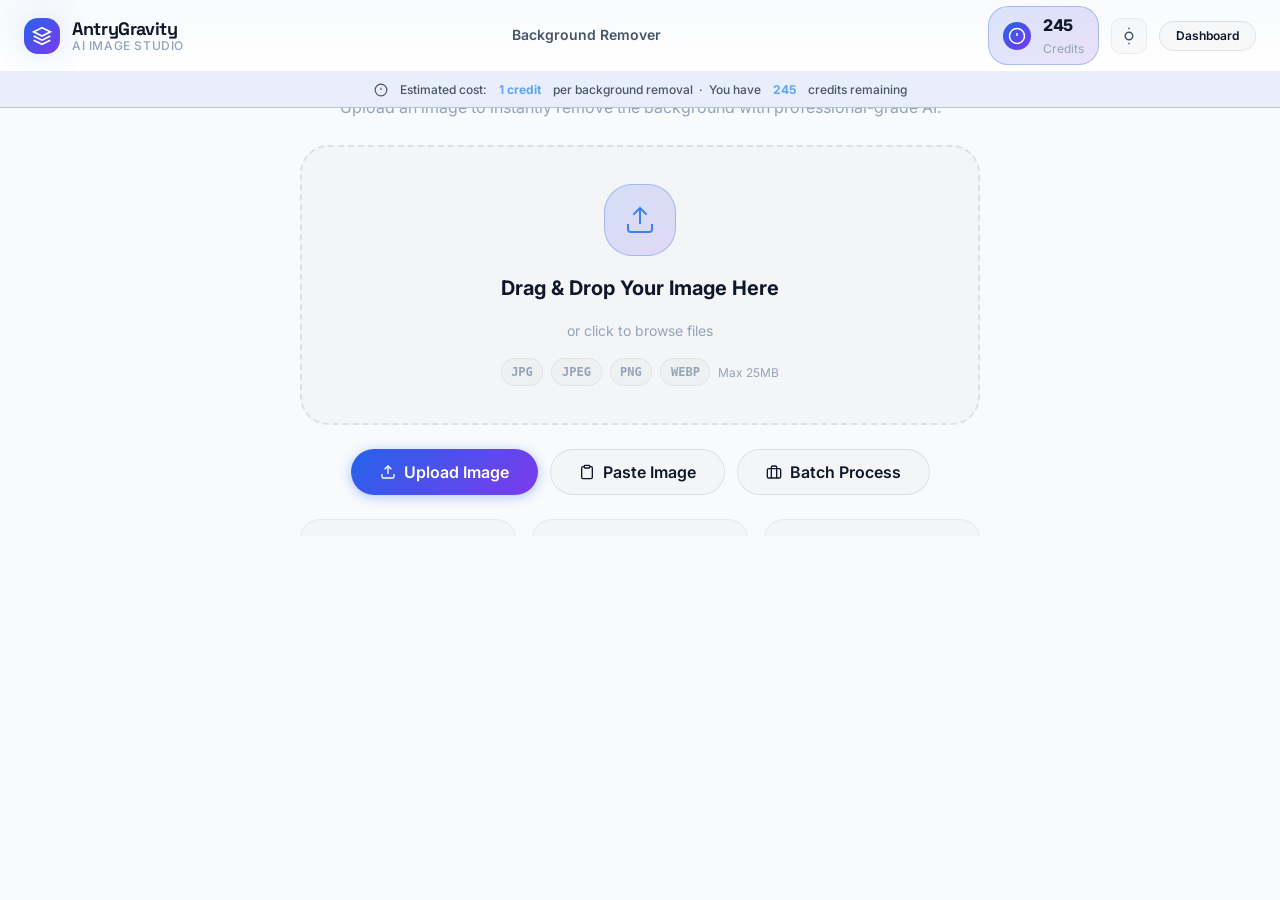
<file: tool.html>
<!DOCTYPE html>
<html lang="en" data-theme="dark">
<head>
  <meta charset="UTF-8"/>
  <meta name="viewport" content="width=device-width, initial-scale=1.0"/>
  <title>Background Remover Tool – AntryGravity AI Image Studio</title>
  <meta name="description" content="Remove image background instantly with AI. Upload, process, edit, and download. Professional results in seconds."/>
  <link rel="canonical" href="https://antrygravity.com/tool"/>
  <meta name="theme-color" content="#0a0f1e"/>

  <link rel="stylesheet" href="css/design-tokens.css"/>
  <link rel="stylesheet" href="css/components.css"/>
  <link rel="stylesheet" href="css/animations.css"/>
  <link rel="stylesheet" href="css/editor.css"/>

  <style>
    body { overflow: hidden; }
    .tool-page { display: flex; flex-direction: column; height: 100vh; padding-top: var(--nav-height); }

    /* Credit estimator banner */
    .credit-banner {
      display: flex;
      align-items: center;
      justify-content: center;
      gap: var(--space-3);
      padding: var(--space-2) var(--space-4);
      background: rgba(37,99,235,0.08);
      border-bottom: 1px solid var(--border-accent);
      font-size: var(--text-xs);
      font-weight: 500;
      color: var(--text-secondary);
      flex-shrink: 0;
    }
    .credit-banner strong { color: var(--brand-blue-300); }

    /* Upload section */
    #upload-section {
      flex: 1;
      display: flex;
      align-items: center;
      justify-content: center;
      padding: var(--space-8);
      overflow-y: auto;
    }

    .upload-wrapper {
      width: 100%;
      max-width: 680px;
      display: flex;
      flex-direction: column;
      gap: var(--space-6);
    }

    .upload-header { text-align: center; }
    .upload-title {
      font-family: var(--font-display);
      font-size: var(--text-3xl);
      font-weight: 800;
      color: var(--text-primary);
      letter-spacing: -0.02em;
      margin-bottom: var(--space-2);
    }
    .upload-sub { font-size: var(--text-base); color: var(--text-muted); }

    .upload-actions {
      display: flex;
      gap: var(--space-3);
      justify-content: center;
      flex-wrap: wrap;
    }

    .upload-meta-grid {
      display: grid;
      grid-template-columns: repeat(3, 1fr);
      gap: var(--space-4);
    }
    .upload-meta-item {
      text-align: center;
      padding: var(--space-4);
      background: var(--bg-glass);
      border: 1px solid var(--border-subtle);
      border-radius: var(--radius-xl);
    }
    .upload-meta-value { font-size: var(--text-lg); font-weight: 800; color: var(--text-primary); }
    .upload-meta-label { font-size: var(--text-xs); color: var(--text-muted); margin-top: 4px; }

    /* Editor section (hidden by default) */
    #editor-section {
      flex: 1;
      display: flex;
      flex-direction: column;
      overflow: hidden;
    }

    /* Processing overlay */
    #processing-view {
      flex: 1;
      display: flex;
      align-items: center;
      justify-content: center;
      padding: var(--space-8);
    }
    #processing-view.hidden,
    #error-view.hidden,
    #editor-view.hidden { display: none; }
    .processing-card {
      width: 100%;
      max-width: 480px;
      background: var(--bg-card);
      border: 1px solid var(--border-subtle);
      border-radius: var(--radius-3xl);
      padding: var(--space-10);
      display: flex;
      flex-direction: column;
      align-items: center;
      gap: var(--space-6);
      box-shadow: var(--shadow-xl);
      text-align: center;
    }
    .processing-spinner-wrap {
      position: relative;
      width: 80px; height: 80px;
    }
    .processing-spinner-wrap .spinner-ring { width: 80px; height: 80px; border-width: 4px; }
    .processing-spinner-icon {
      position: absolute;
      inset: 0;
      display: flex;
      align-items: center;
      justify-content: center;
    }
    .processing-spinner-icon svg { width: 32px; height: 32px; color: var(--brand-blue-400); }
    .processing-title { font-size: var(--text-xl); font-weight: 700; color: var(--text-primary); }
    .processing-progress-wrap { width: 100%; }
    .processing-label { font-size: var(--text-sm); color: var(--text-muted); margin-bottom: var(--space-2); }

    /* Error view */
    #error-view { flex: 1; display: flex; align-items: center; justify-content: center; padding: var(--space-8); }

    /* Editor view */
    #editor-view { flex: 1; display: flex; flex-direction: column; overflow: hidden; }
    .editor-workspace-inner { flex: 1; display: flex; overflow: hidden; }

    /* Panel labels */
    .panel-label {
      font-size: 10px;
      font-weight: 700;
      text-transform: uppercase;
      letter-spacing: 0.08em;
      color: var(--text-muted);
      margin-bottom: var(--space-2);
    }

    /* Brush mode buttons */
    .brush-mode-btns { display: grid; grid-template-columns: 1fr 1fr; gap: var(--space-2); }
    .brush-mode-btn {
      padding: var(--space-3);
      border-radius: var(--radius-lg);
      font-size: var(--text-xs);
      font-weight: 600;
      cursor: pointer;
      border: 1px solid var(--border-subtle);
      background: var(--bg-glass);
      color: var(--text-muted);
      text-align: center;
      transition: all var(--transition-fast);
      display: flex; align-items: center; justify-content: center; gap: var(--space-2);
    }
    .brush-mode-btn svg { width: 14px; height: 14px; }
    .brush-mode-btn:hover { border-color: var(--border-default); color: var(--text-secondary); }
    .brush-mode-btn.active { background: var(--gradient-brand-soft); border-color: var(--border-accent); color: var(--brand-blue-300); }

    /* Color swatch presets */
    .preset-colors {
      display: grid;
      grid-template-columns: repeat(8, 1fr);
      gap: var(--space-1);
    }

    /* Inline range row */
    .slider-row {
      display: flex;
      align-items: center;
      gap: var(--space-3);
    }
    .slider-row label { font-size: var(--text-xs); color: var(--text-muted); min-width: 72px; }
    .slider-row .panel-row-value { font-size: var(--text-xs); min-width: 32px; text-align: right; }
    .slider-row input[type="range"] { flex: 1; }

    /* Enhancement controls */
    .enhance-controls { display: flex; flex-direction: column; gap: var(--space-3); }

    /* Download bar */
    .download-bar {
      display: flex;
      align-items: center;
      gap: var(--space-3);
      padding: var(--space-3) var(--space-5);
      background: var(--bg-sidebar);
      border-top: 1px solid var(--border-subtle);
      flex-shrink: 0;
    }

    @media (max-width: 768px) {
      body { overflow: auto; }
      .tool-page { height: auto; overflow: auto; }
      #editor-section { height: auto; }
      #editor-view { height: auto; }
      .editor-workspace-inner { flex-direction: column; height: auto; }
      .upload-meta-grid { grid-template-columns: 1fr 1fr; }
    }
  </style>
</head>
<body>

<!-- ─── NAVBAR ───────────────────────────────────────────── -->
<nav class="navbar" id="navbar">
  <div class="navbar-inner">
    <a href="index.html" class="logo">
      <div class="logo-icon">
        <svg viewBox="0 0 24 24" fill="none" stroke="currentColor" stroke-width="2"><path d="M12 2L2 7l10 5 10-5-10-5z"/><path d="M2 17l10 5 10-5"/><path d="M2 12l10 5 10-5"/></svg>
      </div>
      <div class="logo-text">
        <span class="logo-name">AntryGravity</span>
        <span class="logo-tagline">AI Image Studio</span>
      </div>
    </a>
    <div style="display:flex; align-items:center; gap:var(--space-3);">
      <span style="font-size:var(--text-sm); font-weight:600; color:var(--text-secondary);">Background Remover</span>
    </div>
    <div class="nav-right">
      <div class="credits-display" style="padding: 0.4rem 0.875rem;" aria-label="Available credits">
        <div class="credits-display-icon" style="width:28px;height:28px;">
          <svg viewBox="0 0 24 24" fill="none" stroke="currentColor" stroke-width="2" width="14" height="14"><circle cx="12" cy="12" r="10"/><line x1="12" y1="8" x2="12" y2="12"/><line x1="12" y1="16" x2="12.01" y2="16"/></svg>
        </div>
        <div>
          <div class="credits-amount" style="font-size:var(--text-base);" data-credits-display>245</div>
          <div class="credits-label">Credits</div>
        </div>
      </div>
      <button class="theme-toggle" data-theme-toggle aria-label="Toggle theme">
        <svg class="icon-moon" viewBox="0 0 24 24" fill="none" stroke="currentColor" stroke-width="2"><path d="M21 12.79A9 9 0 1 1 11.21 3 7 7 0 0 0 21 12.79z"/></svg>
        <svg class="icon-sun" viewBox="0 0 24 24" fill="none" stroke="currentColor" stroke-width="2" style="display:none"><circle cx="12" cy="12" r="5"/><line x1="12" y1="1" x2="12" y2="3"/><line x1="12" y1="21" x2="12" y2="23"/></svg>
      </button>
      <a href="dashboard.html" class="btn btn-secondary btn-sm">Dashboard</a>
    </div>
  </div>
</nav>

<div class="tool-page">
  <!-- Credit Info Banner -->
  <div class="credit-banner" role="status" aria-live="polite">
    <svg viewBox="0 0 24 24" fill="none" stroke="currentColor" stroke-width="2" width="14" height="14"><circle cx="12" cy="12" r="10"/><line x1="12" y1="8" x2="12" y2="12"/><line x1="12" y1="16" x2="12.01" y2="16"/></svg>
    Estimated cost: <strong>1 credit</strong> per background removal &nbsp;·&nbsp; You have <strong data-credits-display>245</strong> credits remaining
  </div>

  <!-- ─── UPLOAD SECTION ──────────────────────────────────── -->
  <div id="upload-section">
    <div class="upload-wrapper">
      <div class="upload-header">
        <h1 class="upload-title">Remove Background with AI</h1>
        <p class="upload-sub">Upload an image to instantly remove the background with professional-grade AI.</p>
      </div>

      <!-- Upload Zone -->
      <div class="upload-zone" id="upload-zone" role="button" tabindex="0" aria-label="Upload image — drag and drop or click to browse">
        <div class="upload-zone-icon" aria-hidden="true">
          <svg viewBox="0 0 24 24" fill="none" stroke="currentColor" stroke-width="1.5">
            <path d="M21 15v4a2 2 0 0 1-2 2H5a2 2 0 0 1-2-2v-4"/>
            <polyline points="17 8 12 3 7 8"/>
            <line x1="12" y1="3" x2="12" y2="15"/>
          </svg>
        </div>
        <div class="upload-zone-title">Drag &amp; Drop Your Image Here</div>
        <div class="upload-zone-sub">or click to browse files</div>
        <div class="upload-zone-formats" aria-label="Supported formats">
          <span class="format-tag">JPG</span>
          <span class="format-tag">JPEG</span>
          <span class="format-tag">PNG</span>
          <span class="format-tag">WEBP</span>
          <span style="font-size:var(--text-xs);color:var(--text-muted);">Max 25MB</span>
        </div>
      </div>

      <!-- Upload Actions -->
      <div class="upload-actions">
        <button class="btn btn-primary btn-lg" id="upload-btn">
          <svg viewBox="0 0 24 24" fill="none" stroke="currentColor" stroke-width="2"><path d="M21 15v4a2 2 0 0 1-2 2H5a2 2 0 0 1-2-2v-4"/><polyline points="17 8 12 3 7 8"/><line x1="12" y1="3" x2="12" y2="15"/></svg>
          Upload Image
        </button>
        <button class="btn btn-secondary btn-lg" id="paste-btn" aria-label="Paste image from clipboard">
          <svg viewBox="0 0 24 24" fill="none" stroke="currentColor" stroke-width="2"><rect x="8" y="2" width="8" height="4" rx="1"/><path d="M8 4H6a2 2 0 0 0-2 2v14a2 2 0 0 0 2 2h12a2 2 0 0 0 2-2V6a2 2 0 0 0-2-2h-2"/></svg>
          Paste Image
        </button>
        <a href="batch.html" class="btn btn-secondary btn-lg">
          <svg viewBox="0 0 24 24" fill="none" stroke="currentColor" stroke-width="2"><rect x="2" y="7" width="20" height="14" rx="2"/><path d="M16 21V5a2 2 0 0 0-2-2h-4a2 2 0 0 0-2 2v16"/></svg>
          Batch Process
        </a>
      </div>

      <!-- Feature meta -->
      <div class="upload-meta-grid">
        <div class="upload-meta-item">
          <div class="upload-meta-value">AI</div>
          <div class="upload-meta-label">Powered Segmentation</div>
        </div>
        <div class="upload-meta-item">
          <div class="upload-meta-value">8K</div>
          <div class="upload-meta-label">Max Export Resolution</div>
        </div>
        <div class="upload-meta-item">
          <div class="upload-meta-value">&lt;5s</div>
          <div class="upload-meta-label">Average Processing</div>
        </div>
      </div>
    </div>
  </div>

  <!-- ─── EDITOR SECTION (hidden until image uploaded) ───── -->
  <div id="editor-section" class="hidden">

    <!-- Processing View -->
    <div id="processing-view" class="hidden">
      <div class="processing-card">
        <div class="processing-spinner-wrap">
          <div class="spinner-ring"></div>
          <div class="processing-spinner-icon">
            <svg viewBox="0 0 24 24" fill="none" stroke="currentColor" stroke-width="1.5"><path d="M21 16V8a2 2 0 0 0-1-1.73l-7-4a2 2 0 0 0-2 0l-7 4A2 2 0 0 0 3 8v8a2 2 0 0 0 1 1.73l7 4a2 2 0 0 0 2 0l7-4A2 2 0 0 0 21 16z"/></svg>
          </div>
        </div>
        <div>
          <div class="processing-title">Processing Your Image</div>
          <p style="font-size:var(--text-sm);color:var(--text-muted);margin-top:var(--space-2);">Our AI is analyzing and removing the background. This usually takes a few seconds.</p>
        </div>
        <div class="processing-progress-wrap">
          <div class="processing-label" id="processing-label" role="status" aria-live="polite">Uploading...</div>
          <div class="progress-bar" role="progressbar" aria-label="Processing progress" aria-valuemin="0" aria-valuemax="100" aria-valuenow="0">
            <div class="progress-fill" id="processing-progress" style="width: 0%"></div>
          </div>
        </div>
        <div class="processing-states" aria-label="Processing steps">
          <div class="processing-step" data-step="uploading">
            <div class="step-indicator"><div class="spinner"></div></div>
            <div class="step-label">Uploading</div>
          </div>
          <div class="processing-step" data-step="analyzing">
            <div class="step-indicator"><div class="spinner"></div></div>
            <div class="step-label">Analyzing Image</div>
          </div>
          <div class="processing-step" data-step="detecting">
            <div class="step-indicator"><div class="spinner"></div></div>
            <div class="step-label">Detecting Subject</div>
          </div>
          <div class="processing-step" data-step="removing">
            <div class="step-indicator"><div class="spinner"></div></div>
            <div class="step-label">Removing Background</div>
          </div>
          <div class="processing-step" data-step="refining">
            <div class="step-indicator"><div class="spinner"></div></div>
            <div class="step-label">Refining Edges</div>
          </div>
          <div class="processing-step" data-step="finalizing">
            <div class="step-indicator"><div class="spinner"></div></div>
            <div class="step-label">Finalizing</div>
          </div>
        </div>
        <button class="btn btn-ghost btn-sm" id="btn-cancel-processing">Cancel</button>
      </div>
    </div>

    <!-- Error View -->
    <div id="error-view" class="hidden">
      <div class="error-state" style="max-width: 480px;">
        <div class="error-state-icon"><svg viewBox="0 0 24 24" fill="none" stroke="currentColor" stroke-width="1.5"><circle cx="12" cy="12" r="10"/><line x1="15" y1="9" x2="9" y2="15"/><line x1="9" y1="9" x2="15" y2="15"/></svg></div>
        <div class="error-state-title">Processing Failed</div>
        <p class="error-state-desc" id="error-message">Unable to process this image. Please try another image or check your connection.</p>
        <div style="display:flex;gap:var(--space-3);">
          <button class="btn btn-primary" id="btn-retry">Retry</button>
          <button class="btn btn-secondary" id="btn-new-image">Upload New Image</button>
        </div>
      </div>
    </div>

    <!-- Editor View -->
    <div id="editor-view" class="hidden">
      <!-- Top Bar -->
      <div class="editor-topbar" role="toolbar" aria-label="Editor controls">
        <div class="editor-topbar-left">
          <button class="btn btn-secondary btn-sm" id="btn-new-image" aria-label="Upload new image">
            <svg viewBox="0 0 24 24" fill="none" stroke="currentColor" stroke-width="2" width="14" height="14"><path d="M21 15v4a2 2 0 0 1-2 2H5a2 2 0 0 1-2-2v-4"/><polyline points="17 8 12 3 7 8"/><line x1="12" y1="3" x2="12" y2="15"/></svg>
            New Image
          </button>
          <button class="history-btn" id="btn-undo" aria-label="Undo (Ctrl+Z)" title="Undo (Ctrl+Z)">
            <svg viewBox="0 0 24 24" fill="none" stroke="currentColor" stroke-width="2"><polyline points="9 14 4 9 9 4"/><path d="M20 20v-7a4 4 0 0 0-4-4H4"/></svg> Undo
          </button>
          <button class="history-btn" id="btn-redo" aria-label="Redo (Ctrl+Y)" title="Redo (Ctrl+Y)">
            <svg viewBox="0 0 24 24" fill="none" stroke="currentColor" stroke-width="2"><polyline points="15 14 20 9 15 4"/><path d="M4 20v-7a4 4 0 0 1 4-4h12"/></svg> Redo
          </button>
          <button class="history-btn" id="btn-reset" aria-label="Reset editor">
            <svg viewBox="0 0 24 24" fill="none" stroke="currentColor" stroke-width="2"><polyline points="1 4 1 10 7 10"/><path d="M3.51 15a9 9 0 1 0 .49-4.34"/></svg> Reset
          </button>
        </div>
        <div class="editor-topbar-center">
          <div class="ba-toggle" role="group" aria-label="Before/After view">
            <button class="ba-toggle-btn active" data-view="after" id="view-after">Result</button>
            <button class="ba-toggle-btn" data-view="before" id="view-before">Original</button>
            <button class="ba-toggle-btn" data-view="compare" id="view-compare">Compare</button>
          </div>
        </div>
        <div class="editor-topbar-right">
          <div class="status-badge done" role="status">
            <div class="status-dot"></div>
            Background Removed
          </div>
          <button class="btn btn-primary btn-sm" id="btn-download">
            <svg viewBox="0 0 24 24" fill="none" stroke="currentColor" stroke-width="2" width="14" height="14"><path d="M21 15v4a2 2 0 0 1-2 2H5a2 2 0 0 1-2-2v-4"/><polyline points="7 10 12 15 17 10"/><line x1="12" y1="15" x2="12" y2="3"/></svg>
            Download
          </button>
        </div>
      </div>

      <!-- Main Editor Workspace -->
      <div class="editor-workspace-inner">
        <!-- Left Toolbar -->
        <div class="editor-toolbar" role="toolbar" aria-label="Editing tools" aria-orientation="vertical">
          <button class="toolbar-btn active" data-tool="background" aria-label="Background" title="Background" aria-pressed="true">
            <svg viewBox="0 0 24 24" fill="none" stroke="currentColor" stroke-width="1.5"><rect x="3" y="3" width="18" height="18" rx="2"/></svg>
            <span class="tool-label">BG</span>
          </button>
          <button class="toolbar-btn" data-tool="erase" aria-label="Erase" title="Erase brush">
            <svg viewBox="0 0 24 24" fill="none" stroke="currentColor" stroke-width="1.5"><path d="M20 20H7L3 16l9-9 8 8-2.5 2.5"/><path d="M6.0 11.0 L10 7"/></svg>
            <span class="tool-label">Erase</span>
          </button>
          <button class="toolbar-btn" data-tool="restore" aria-label="Restore" title="Restore brush">
            <svg viewBox="0 0 24 24" fill="none" stroke="currentColor" stroke-width="1.5"><path d="M3 12a9 9 0 1 0 9-9 9.75 9.75 0 0 0-6.74 2.74L3 8"/><path d="M3 3v5h5"/></svg>
            <span class="tool-label">Restore</span>
          </button>
          <div class="toolbar-divider" aria-hidden="true"></div>
          <button class="toolbar-btn" data-tool="refine" aria-label="Refine Edge" title="Refine Edge">
            <svg viewBox="0 0 24 24" fill="none" stroke="currentColor" stroke-width="1.5"><circle cx="11" cy="11" r="8"/><line x1="21" y1="21" x2="16.65" y2="16.65"/></svg>
            <span class="tool-label">Refine</span>
          </button>
          <button class="toolbar-btn" data-tool="shadow" aria-label="Shadow" title="Shadow & Reflection">
            <svg viewBox="0 0 24 24" fill="none" stroke="currentColor" stroke-width="1.5"><ellipse cx="12" cy="20" rx="8" ry="2"/><path d="M8 12h8M12 8v8"/></svg>
            <span class="tool-label">Shadow</span>
          </button>
          <div class="toolbar-divider" aria-hidden="true"></div>
          <button class="toolbar-btn" data-tool="adjust" aria-label="Adjust" title="Brightness/Contrast">
            <svg viewBox="0 0 24 24" fill="none" stroke="currentColor" stroke-width="1.5"><circle cx="12" cy="12" r="4"/><path d="M12 2v2M12 20v2M4.93 4.93l1.41 1.41M17.66 17.66l1.41 1.41M2 12h2M20 12h2M4.93 19.07l1.41-1.41M17.66 6.34l1.41-1.41"/></svg>
            <span class="tool-label">Adjust</span>
          </button>
          <button class="toolbar-btn" data-tool="upscale" aria-label="Upscale" title="AI Upscale">
            <svg viewBox="0 0 24 24" fill="none" stroke="currentColor" stroke-width="1.5"><polyline points="15 3 21 3 21 9"/><polyline points="9 21 3 21 3 15"/><line x1="21" y1="3" x2="14" y2="10"/><line x1="3" y1="21" x2="10" y2="14"/></svg>
            <span class="tool-label">Upscale</span>
          </button>
          <div class="toolbar-divider" aria-hidden="true"></div>
          <button class="toolbar-btn" data-tool="crop" aria-label="Crop" title="Crop">
            <svg viewBox="0 0 24 24" fill="none" stroke="currentColor" stroke-width="1.5"><polyline points="6 2 6 8 2 8"/><polyline points="18 22 18 16 22 16"/><rect x="6" y="8" width="12" height="8"/></svg>
            <span class="tool-label">Crop</span>
          </button>
          <button class="toolbar-btn" data-tool="rotate" aria-label="Rotate/Flip" title="Rotate & Flip">
            <svg viewBox="0 0 24 24" fill="none" stroke="currentColor" stroke-width="1.5"><path d="M23 4v6h-6"/><path d="M20.49 15a9 9 0 1 1-2.12-9.36L23 10"/></svg>
            <span class="tool-label">Rotate</span>
          </button>
          <div class="toolbar-divider" aria-hidden="true"></div>
          <button class="toolbar-btn" data-tool="download" aria-label="Export/Download" title="Export">
            <svg viewBox="0 0 24 24" fill="none" stroke="currentColor" stroke-width="1.5"><path d="M21 15v4a2 2 0 0 1-2 2H5a2 2 0 0 1-2-2v-4"/><polyline points="7 10 12 15 17 10"/><line x1="12" y1="15" x2="12" y2="3"/></svg>
            <span class="tool-label">Export</span>
          </button>
        </div>

        <!-- Canvas Area -->
        <div class="editor-canvas-area" id="canvas-area">
          <div class="canvas-wrap" id="canvas-wrap">
            <canvas id="editor-canvas" aria-label="Image editor canvas"></canvas>
            <canvas id="before-canvas" style="display:none;" aria-hidden="true"></canvas>
          </div>

          <!-- Canvas Controls -->
          <div class="canvas-controls" role="group" aria-label="Canvas zoom controls">
            <button class="canvas-action-btn" id="zoom-out" aria-label="Zoom out" title="Zoom out (-)">
              <svg viewBox="0 0 24 24" fill="none" stroke="currentColor" stroke-width="2"><circle cx="11" cy="11" r="8"/><line x1="21" y1="21" x2="16.65" y2="16.65"/><line x1="8" y1="11" x2="14" y2="11"/></svg>
            </button>
            <div class="canvas-ctrl-divider" aria-hidden="true"></div>
            <span class="zoom-display" id="zoom-display" aria-live="polite" aria-label="Current zoom">100%</span>
            <div class="canvas-ctrl-divider" aria-hidden="true"></div>
            <button class="canvas-action-btn" id="zoom-in" aria-label="Zoom in" title="Zoom in (+)">
              <svg viewBox="0 0 24 24" fill="none" stroke="currentColor" stroke-width="2"><circle cx="11" cy="11" r="8"/><line x1="21" y1="21" x2="16.65" y2="16.65"/><line x1="11" y1="8" x2="11" y2="14"/><line x1="8" y1="11" x2="14" y2="11"/></svg>
            </button>
            <button class="canvas-action-btn" id="zoom-fit" aria-label="Fit to screen" title="Fit to screen (0)">
              <svg viewBox="0 0 24 24" fill="none" stroke="currentColor" stroke-width="2"><path d="M8 3H5a2 2 0 0 0-2 2v3m18 0V5a2 2 0 0 0-2-2h-3m0 18h3a2 2 0 0 0 2-2v-3M3 16v3a2 2 0 0 0 2 2h3"/></svg>
            </button>
            <div class="canvas-ctrl-divider" aria-hidden="true"></div>
            <button class="canvas-action-btn" aria-label="Fullscreen" title="Fullscreen" id="btn-fullscreen">
              <svg viewBox="0 0 24 24" fill="none" stroke="currentColor" stroke-width="2"><path d="M8 3H5a2 2 0 0 0-2 2v3m18 0V5a2 2 0 0 0-2-2h-3m0 18h3a2 2 0 0 0 2-2v-3M3 16v3a2 2 0 0 0 2 2h3"/></svg>
            </button>
          </div>
        </div>

        <!-- Right Panel -->
        <div class="editor-panel" role="complementary" aria-label="Edit panel">
          <div class="editor-panel-header">
            <span class="editor-panel-title" id="panel-title">Background</span>
          </div>
          <div class="editor-panel-body">

            <!-- BACKGROUND PANEL -->
            <div data-panel="background">
              <div class="panel-section">
                <div class="panel-section-title">Background Type</div>
                <div class="bg-option-grid" role="radiogroup" aria-label="Background type">
                  <div class="bg-option active" data-bg="transparent" role="radio" aria-checked="true" tabindex="0">
                    <div class="bg-option-preview checker-bg"></div>
                    <div class="bg-option-label">Transparent</div>
                  </div>
                  <div class="bg-option" data-bg="solid" role="radio" aria-checked="false" tabindex="0">
                    <div class="bg-option-preview" style="background: #ffffff;"></div>
                    <div class="bg-option-label">Solid Color</div>
                  </div>
                  <div class="bg-option" data-bg="gradient" role="radio" aria-checked="false" tabindex="0">
                    <div class="bg-option-preview" style="background: linear-gradient(135deg, #667eea, #764ba2);"></div>
                    <div class="bg-option-label">Gradient</div>
                  </div>
                  <div class="bg-option" data-bg="blur" role="radio" aria-checked="false" tabindex="0">
                    <div class="bg-option-preview" style="background: rgba(100,100,180,0.3); backdrop-filter: blur(4px);"></div>
                    <div class="bg-option-label">Blur BG</div>
                  </div>
                  <div class="bg-option" data-bg="custom" role="radio" aria-checked="false" tabindex="0">
                    <div class="bg-option-preview" style="background: var(--bg-glass); display:flex; align-items:center; justify-content:center;">
                      <svg viewBox="0 0 24 24" fill="none" stroke="currentColor" stroke-width="2" width="16" height="16"><path d="M21 15v4a2 2 0 0 1-2 2H5a2 2 0 0 1-2-2v-4"/><polyline points="17 8 12 3 7 8"/></svg>
                    </div>
                    <div class="bg-option-label">Custom Image</div>
                  </div>
                  <div class="bg-option" data-bg="ai" role="radio" aria-checked="false" tabindex="0">
                    <div class="bg-option-preview" style="background: var(--gradient-brand);"></div>
                    <div class="bg-option-label">AI Generate</div>
                  </div>
                </div>
              </div>
              <hr class="divider"/>
              <div class="panel-section" id="solid-color-section">
                <div class="panel-section-title">Color Presets</div>
                <div class="preset-colors">
                  <div class="color-swatch" style="background:#ffffff;" data-color="#ffffff" aria-label="White" role="button" tabindex="0"></div>
                  <div class="color-swatch" style="background:#f8fafc;" data-color="#f8fafc" aria-label="Off white"></div>
                  <div class="color-swatch" style="background:#1e293b;" data-color="#1e293b" aria-label="Dark"></div>
                  <div class="color-swatch" style="background:#2563eb;" data-color="#2563eb" aria-label="Blue"></div>
                  <div class="color-swatch" style="background:#7c3aed;" data-color="#7c3aed" aria-label="Purple"></div>
                  <div class="color-swatch" style="background:#10b981;" data-color="#10b981" aria-label="Green"></div>
                  <div class="color-swatch" style="background:#f59e0b;" data-color="#f59e0b" aria-label="Yellow"></div>
                  <div class="color-swatch" style="background:#ef4444;" data-color="#ef4444" aria-label="Red"></div>
                </div>
                <div class="form-group" style="margin-top:var(--space-3);">
                  <label class="form-label" for="custom-color">Custom Color</label>
                  <div style="display:flex; gap:var(--space-2);">
                    <input type="color" id="custom-color" value="#ffffff" style="width:44px; height:44px; border-radius:var(--radius-md); border:1px solid var(--border-default); cursor:pointer; background:none; padding:3px;" aria-label="Custom color picker"/>
                    <input type="text" class="form-input" value="#FFFFFF" placeholder="#HEX" aria-label="Hex color value" style="font-family:var(--font-mono);" maxlength="7"/>
                  </div>
                </div>
              </div>
            </div>

            <!-- ERASE/RESTORE BRUSH PANEL -->
            <div data-panel="erase" class="hidden">
              <div class="panel-section">
                <div class="panel-section-title">Brush Mode</div>
                <div class="brush-mode-btns">
                  <button class="brush-mode-btn active" data-mode="erase">
                    <svg viewBox="0 0 24 24" fill="none" stroke="currentColor" stroke-width="2"><path d="M20 20H7L3 16l9-9 8 8-2.5 2.5"/></svg>
                    Erase
                  </button>
                  <button class="brush-mode-btn" data-mode="restore">
                    <svg viewBox="0 0 24 24" fill="none" stroke="currentColor" stroke-width="2"><path d="M3 12a9 9 0 1 0 9-9 9.75 9.75 0 0 0-6.74 2.74L3 8"/><path d="M3 3v5h5"/></svg>
                    Restore
                  </button>
                </div>
              </div>
              <div class="panel-section">
                <div class="brush-size-preview">
                  <div class="brush-circle" style="width: 32px; height: 32px;" aria-hidden="true"></div>
                </div>
              </div>
              <div class="panel-section">
                <div class="slider-row">
                  <label for="brush-size">Size</label>
                  <input type="range" class="range-slider" id="brush-size" min="1" max="200" value="32" data-unit="px" aria-label="Brush size"/>
                  <span class="panel-row-value">32px</span>
                </div>
                <div class="slider-row">
                  <label for="brush-hardness">Hardness</label>
                  <input type="range" class="range-slider" id="brush-hardness" min="0" max="100" value="80" data-unit="%" aria-label="Brush hardness"/>
                  <span class="panel-row-value">80%</span>
                </div>
                <div class="slider-row">
                  <label for="brush-opacity">Opacity</label>
                  <input type="range" class="range-slider" id="brush-opacity" min="0" max="100" value="100" data-unit="%" aria-label="Brush opacity"/>
                  <span class="panel-row-value">100%</span>
                </div>
                <div class="slider-row">
                  <label for="brush-feather">Feather</label>
                  <input type="range" class="range-slider" id="brush-feather" min="0" max="50" value="0" data-unit="px" aria-label="Feather amount"/>
                  <span class="panel-row-value">0px</span>
                </div>
              </div>
            </div>

            <!-- REFINE EDGE PANEL -->
            <div data-panel="refine" class="hidden">
              <div class="panel-section">
                <div class="panel-section-title">Fine Edge Mode</div>
                <div class="edge-presets" role="radiogroup">
                  <button class="edge-preset-btn active">Standard</button>
                  <button class="edge-preset-btn">Portrait</button>
                  <button class="edge-preset-btn">Hair</button>
                  <button class="edge-preset-btn">Fur</button>
                  <button class="edge-preset-btn">Product</button>
                  <button class="edge-preset-btn">Object</button>
                </div>
              </div>
              <div class="panel-section">
                <div class="slider-row">
                  <label for="hair-detail">Hair Detail</label>
                  <input type="range" class="range-slider" id="hair-detail" min="0" max="100" value="50" aria-label="Hair detail"/>
                  <span class="panel-row-value">50</span>
                </div>
                <div class="slider-row">
                  <label for="edge-smooth">Edge Smooth</label>
                  <input type="range" class="range-slider" id="edge-smooth" min="0" max="100" value="50" aria-label="Edge smoothness"/>
                  <span class="panel-row-value">50</span>
                </div>
                <div class="slider-row">
                  <label for="edge-contrast">Edge Contrast</label>
                  <input type="range" class="range-slider" id="edge-contrast" min="0" max="100" value="50" aria-label="Edge contrast"/>
                  <span class="panel-row-value">50</span>
                </div>
                <div class="slider-row">
                  <label for="feather">Feather</label>
                  <input type="range" class="range-slider" id="feather" min="0" max="20" value="0" data-unit="px" aria-label="Feather amount"/>
                  <span class="panel-row-value">0px</span>
                </div>
                <div class="slider-row">
                  <label for="transparency">Transparency</label>
                  <input type="range" class="range-slider" id="transparency" min="0" max="100" value="0" data-unit="%" aria-label="Transparency"/>
                  <span class="panel-row-value">0%</span>
                </div>
              </div>
              <div class="panel-section">
                <p style="font-size:var(--text-xs);color:var(--text-muted);line-height:1.6;">Results depend on original image quality and the connected AI model. Connect a backend provider for best edge refinement.</p>
              </div>
              <button class="btn btn-primary w-full" style="margin-top:var(--space-2);">
                <svg viewBox="0 0 24 24" fill="none" stroke="currentColor" stroke-width="2" width="16" height="16"><polygon points="12 2 15.09 8.26 22 9.27 17 14.14 18.18 21.02 12 17.77 5.82 21.02 7 14.14 2 9.27 8.91 8.26 12 2"/></svg>
                Apply Fine Edge Refine
              </button>
            </div>

            <!-- SHADOW PANEL -->
            <div data-panel="shadow" class="hidden">
              <div class="panel-section">
                <div class="panel-section-title">Shadow Mode</div>
                <div class="shadow-mode-grid">
                  <button class="shadow-mode-btn active">Natural</button>
                  <button class="shadow-mode-btn">Soft</button>
                  <button class="shadow-mode-btn">Hard</button>
                  <button class="shadow-mode-btn">Long</button>
                  <button class="shadow-mode-btn">Product</button>
                  <button class="shadow-mode-btn">Floor</button>
                </div>
              </div>
              <div class="panel-section">
                <div class="panel-section-title">Shadow Controls</div>
                <div class="slider-row">
                  <label>Opacity</label>
                  <input type="range" class="range-slider" min="0" max="100" value="60" data-unit="%" aria-label="Shadow opacity"/>
                  <span class="panel-row-value">60%</span>
                </div>
                <div class="slider-row">
                  <label>Blur</label>
                  <input type="range" class="range-slider" min="0" max="100" value="30" data-unit="px" aria-label="Shadow blur"/>
                  <span class="panel-row-value">30px</span>
                </div>
                <div class="slider-row">
                  <label>Distance</label>
                  <input type="range" class="range-slider" min="0" max="100" value="20" data-unit="px" aria-label="Shadow distance"/>
                  <span class="panel-row-value">20px</span>
                </div>
                <div class="slider-row">
                  <label>Angle</label>
                  <input type="range" class="range-slider" min="0" max="360" value="135" data-unit="°" aria-label="Shadow angle"/>
                  <span class="panel-row-value">135°</span>
                </div>
              </div>
              <hr class="divider"/>
              <div class="panel-section">
                <div class="panel-section-title">Reflection</div>
                <div class="slider-row">
                  <label>Opacity</label>
                  <input type="range" class="range-slider" min="0" max="100" value="40" data-unit="%" aria-label="Reflection opacity"/>
                  <span class="panel-row-value">40%</span>
                </div>
                <div class="slider-row">
                  <label>Blur</label>
                  <input type="range" class="range-slider" min="0" max="100" value="20" data-unit="px" aria-label="Reflection blur"/>
                  <span class="panel-row-value">20px</span>
                </div>
                <div class="slider-row">
                  <label>Distance</label>
                  <input type="range" class="range-slider" min="0" max="100" value="10" data-unit="px" aria-label="Reflection distance"/>
                  <span class="panel-row-value">10px</span>
                </div>
              </div>
            </div>

            <!-- ADJUST PANEL -->
            <div data-panel="adjust" class="hidden">
              <div class="panel-section">
                <div class="panel-section-title">Image Adjustments</div>
                <div class="enhance-controls">
                  <div class="slider-row">
                    <label>Brightness</label>
                    <input type="range" class="range-slider" min="-100" max="100" value="0" aria-label="Brightness"/>
                    <span class="panel-row-value">0</span>
                  </div>
                  <div class="slider-row">
                    <label>Contrast</label>
                    <input type="range" class="range-slider" min="-100" max="100" value="0" aria-label="Contrast"/>
                    <span class="panel-row-value">0</span>
                  </div>
                  <div class="slider-row">
                    <label>Exposure</label>
                    <input type="range" class="range-slider" min="-100" max="100" value="0" aria-label="Exposure"/>
                    <span class="panel-row-value">0</span>
                  </div>
                  <div class="slider-row">
                    <label>Saturation</label>
                    <input type="range" class="range-slider" min="-100" max="100" value="0" aria-label="Saturation"/>
                    <span class="panel-row-value">0</span>
                  </div>
                  <div class="slider-row">
                    <label>Temperature</label>
                    <input type="range" class="range-slider" min="-100" max="100" value="0" aria-label="Temperature"/>
                    <span class="panel-row-value">0</span>
                  </div>
                  <div class="slider-row">
                    <label>Sharpness</label>
                    <input type="range" class="range-slider" min="0" max="100" value="0" aria-label="Sharpness"/>
                    <span class="panel-row-value">0</span>
                  </div>
                  <div class="slider-row">
                    <label>Clarity</label>
                    <input type="range" class="range-slider" min="0" max="100" value="0" aria-label="Clarity"/>
                    <span class="panel-row-value">0</span>
                  </div>
                </div>
              </div>
              <div class="panel-section">
                <div class="panel-section-title">Effects</div>
                <div style="display:flex; flex-direction:column; gap:var(--space-3);">
                  <label class="panel-row" style="cursor:pointer;">
                    <span class="panel-row-label">Auto Enhance</span>
                    <div class="toggle"><input type="checkbox" aria-label="Auto enhance"/><div class="toggle-track"></div></div>
                  </label>
                  <label class="panel-row" style="cursor:pointer;">
                    <span class="panel-row-label">HDR Effect</span>
                    <div class="toggle"><input type="checkbox" aria-label="HDR effect"/><div class="toggle-track"></div></div>
                  </label>
                  <label class="panel-row" style="cursor:pointer;">
                    <span class="panel-row-label">Noise Reduction</span>
                    <div class="toggle"><input type="checkbox" aria-label="Noise reduction"/><div class="toggle-track"></div></div>
                  </label>
                </div>
              </div>
            </div>

            <!-- UPSCALE PANEL -->
            <div data-panel="upscale" class="hidden">
              <div class="panel-section">
                <div class="panel-section-title">Target Resolution</div>
                <div class="export-format-grid">
                  <button class="export-format-btn active" data-scale="2k" aria-pressed="true">2K</button>
                  <button class="export-format-btn" data-scale="4k">4K</button>
                  <button class="export-format-btn" data-scale="8k">8K</button>
                </div>
              </div>
              <div class="panel-section">
                <div class="slider-row">
                  <label>Sharpness</label>
                  <input type="range" class="range-slider" min="0" max="100" value="70" aria-label="Sharpness"/>
                  <span class="panel-row-value">70</span>
                </div>
                <div class="slider-row">
                  <label>Detail</label>
                  <input type="range" class="range-slider" min="0" max="100" value="80" aria-label="Detail recovery"/>
                  <span class="panel-row-value">80</span>
                </div>
                <div class="slider-row">
                  <label>Denoise</label>
                  <input type="range" class="range-slider" min="0" max="100" value="30" aria-label="Noise reduction"/>
                  <span class="panel-row-value">30</span>
                </div>
              </div>
              <div class="panel-section">
                <div class="panel-row">
                  <span class="panel-row-label">Original Size</span>
                  <span class="panel-row-value">--</span>
                </div>
                <div class="panel-row">
                  <span class="panel-row-label">Output Size</span>
                  <span class="panel-row-value" style="color:var(--brand-blue-400);">2048 × --</span>
                </div>
              </div>
              <button class="btn btn-primary w-full" aria-label="Upscale image (costs 2 credits)">
                <svg viewBox="0 0 24 24" fill="none" stroke="currentColor" stroke-width="2" width="16" height="16"><polyline points="15 3 21 3 21 9"/><polyline points="9 21 3 21 3 15"/><line x1="21" y1="3" x2="14" y2="10"/><line x1="3" y1="21" x2="10" y2="14"/></svg>
                Upscale to 2K (2 credits)
              </button>
            </div>

            <!-- EXPORT PANEL -->
            <div data-panel="download" class="hidden">
              <div class="panel-section">
                <div class="panel-section-title">File Format</div>
                <div class="export-format-grid">
                  <button class="export-format-btn active" data-format="png" aria-pressed="true">PNG</button>
                  <button class="export-format-btn" data-format="jpg">JPG</button>
                  <button class="export-format-btn" data-format="webp">WEBP</button>
                </div>
              </div>
              <div class="panel-section">
                <div class="panel-section-title">Quality</div>
                <div class="export-quality-grid">
                  <button class="export-quality-btn" data-quality="low">Low</button>
                  <button class="export-quality-btn" data-quality="medium">Med</button>
                  <button class="export-quality-btn active" data-quality="high">High</button>
                  <button class="export-quality-btn" data-quality="maximum">Max</button>
                </div>
              </div>
              <div class="panel-section">
                <div class="panel-section-title">Resolution</div>
                <div class="export-format-grid">
                  <button class="export-format-btn active" data-res="original">Original</button>
                  <button class="export-format-btn" data-res="2k">2K</button>
                  <button class="export-format-btn" data-res="4k">4K</button>
                </div>
              </div>
              <button class="btn btn-primary w-full" id="btn-download" style="margin-top:var(--space-4);">
                <svg viewBox="0 0 24 24" fill="none" stroke="currentColor" stroke-width="2" width="16" height="16"><path d="M21 15v4a2 2 0 0 1-2 2H5a2 2 0 0 1-2-2v-4"/><polyline points="7 10 12 15 17 10"/><line x1="12" y1="15" x2="12" y2="3"/></svg>
                Download PNG
              </button>
            </div>

          </div><!-- end panel-body -->
        </div><!-- end editor-panel -->
      </div><!-- end workspace-inner -->

      <!-- Download Bar -->
      <div class="download-bar">
        <div style="flex:1; font-size:var(--text-sm); color:var(--text-muted);">
          Background removed successfully · <strong style="color:var(--text-primary);">Transparent PNG ready</strong>
        </div>
        <a href="product-studio.html" class="btn btn-secondary btn-sm">Open in Product Studio</a>
        <a href="passport-photo.html" class="btn btn-secondary btn-sm">Use for Passport</a>
        <button class="btn btn-primary btn-sm" id="btn-download-bar">
          <svg viewBox="0 0 24 24" fill="none" stroke="currentColor" stroke-width="2" width="14" height="14"><path d="M21 15v4a2 2 0 0 1-2 2H5a2 2 0 0 1-2-2v-4"/><polyline points="7 10 12 15 17 10"/><line x1="12" y1="15" x2="12" y2="3"/></svg>
          Download PNG
        </button>
      </div>
    </div><!-- end editor-view -->

  </div><!-- end editor-section -->
</div><!-- end tool-page -->

<script type="module" src="js/pages/tool.js"></script>
</body>
</html>
</file>
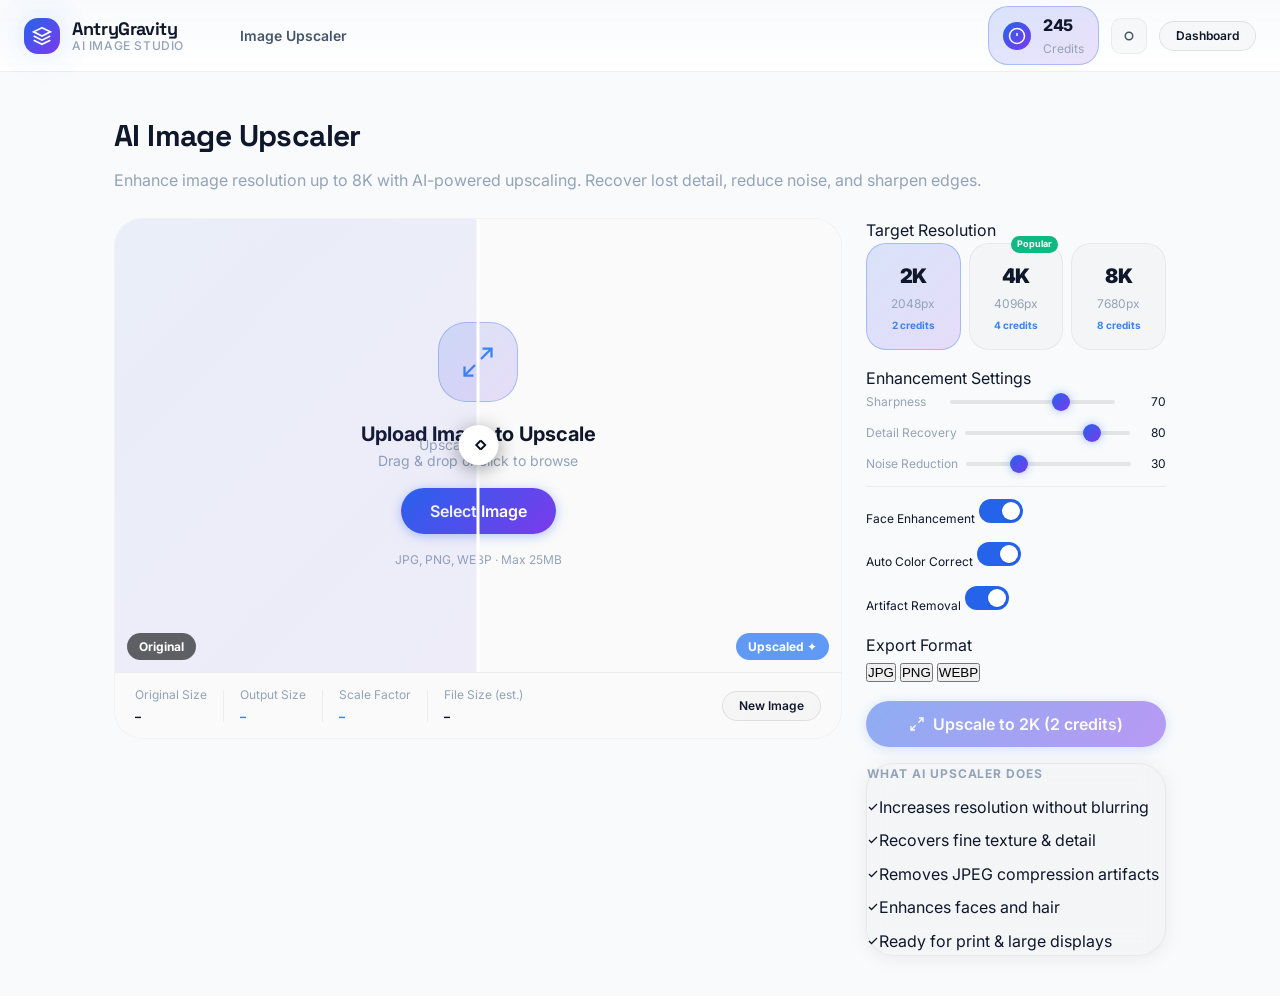
<file: upscaler.html>
<!DOCTYPE html>
<html lang="en" data-theme="dark">
<head>
  <meta charset="UTF-8"/>
  <meta name="viewport" content="width=device-width, initial-scale=1.0"/>
  <title>Image Upscaler – AntryGravity AI Image Studio</title>
  <meta name="description" content="Upscale your images to 2K, 4K, or 8K resolution with AI. Recover lost detail, reduce noise, and get crystal-clear results."/>
  <meta name="theme-color" content="#0a0f1e"/>
  <link rel="stylesheet" href="css/design-tokens.css"/>
  <link rel="stylesheet" href="css/components.css"/>
  <link rel="stylesheet" href="css/animations.css"/>
  <style>
    .page-wrap { padding-top: var(--nav-height); min-height: 100vh; }
    .upscaler-page { max-width: 1100px; margin: 0 auto; padding: var(--space-10) var(--space-6); }
    .upscaler-title { font-family:var(--font-display); font-size:var(--text-3xl); font-weight:800; color:var(--text-primary); letter-spacing:-0.02em; margin-bottom:var(--space-2); }
    .upscaler-grid { display:grid; grid-template-columns:1fr 300px; gap:var(--space-6); }

    /* Comparison preview */
    .compare-wrap {
      background: var(--bg-card);
      border: 1px solid var(--border-subtle);
      border-radius: var(--radius-2xl);
      overflow: hidden;
    }
    .compare-inner {
      position: relative;
      aspect-ratio: 16/10;
      background: var(--bg-glass);
      overflow: hidden;
      cursor: col-resize;
    }
    .compare-before, .compare-after {
      position: absolute;
      inset: 0;
    }
    .compare-after { clip-path: inset(0 50% 0 0); }
    .compare-handle {
      position: absolute;
      top: 0; bottom: 0;
      left: 50%;
      transform: translateX(-50%);
      width: 3px;
      background: white;
      z-index: 10;
    }
    .compare-handle-circle {
      position: absolute;
      top: 50%; left: 50%;
      transform: translate(-50%, -50%);
      width: 40px; height: 40px;
      border-radius: 50%;
      background: white;
      box-shadow: 0 4px 20px rgba(0,0,0,0.4);
      display: flex; align-items: center; justify-content: center;
    }
    .compare-handle-circle svg { width: 18px; height: 18px; color: #0a0f1e; }
    .compare-label-before, .compare-label-after {
      position: absolute;
      bottom: var(--space-3);
      padding: 4px 12px;
      border-radius: var(--radius-full);
      font-size: var(--text-xs);
      font-weight: 700;
      backdrop-filter: blur(8px);
    }
    .compare-label-before { left: var(--space-3); background: rgba(0,0,0,0.6); color: white; }
    .compare-label-after  { right: var(--space-3); background: rgba(59,130,246,0.8); color: white; }

    /* Upload state */
    .compare-upload-overlay {
      position: absolute; inset: 0;
      display: flex; flex-direction: column;
      align-items: center; justify-content: center;
      gap: var(--space-4); cursor: pointer;
    }

    /* Info bar */
    .compare-info-bar {
      display: flex; align-items: center; gap: var(--space-4);
      padding: var(--space-3) var(--space-5);
      border-top: 1px solid var(--border-subtle);
      background: var(--bg-glass);
      font-size: var(--text-xs);
      flex-wrap: wrap;
    }
    .info-stat { display: flex; flex-direction: column; gap: 2px; }
    .info-stat-label { color: var(--text-muted); }
    .info-stat-value { font-weight: 700; color: var(--text-primary); }
    .info-stat-value.enhanced { color: var(--brand-blue-400); }

    /* Scale options */
    .scale-grid { display:grid; grid-template-columns:repeat(3,1fr); gap:var(--space-2); }
    .scale-btn {
      padding: var(--space-4) var(--space-3);
      border-radius: var(--radius-xl);
      border: 1px solid var(--border-subtle);
      background: var(--bg-glass);
      cursor: pointer;
      text-align: center;
      transition: all var(--transition-fast);
      position: relative;
    }
    .scale-btn:hover { border-color: var(--border-default); }
    .scale-btn.active { background: var(--gradient-brand-soft); border-color: var(--border-accent); }
    .scale-btn-value { font-size: var(--text-xl); font-weight: 900; color: var(--text-primary); letter-spacing: -0.03em; }
    .scale-btn-label { font-size: var(--text-xs); color: var(--text-muted); margin-top: 2px; }
    .scale-btn-credits { font-size: 10px; font-weight: 700; color: var(--brand-blue-400); margin-top: 4px; }
    .scale-btn-badge { position: absolute; top: -8px; right: 4px; background: var(--color-success); color: white; font-size: 9px; font-weight: 700; padding: 1px 6px; border-radius: var(--radius-full); }

    @media (max-width: 768px) { .upscaler-grid { grid-template-columns: 1fr; } }
  </style>
</head>
<body>

<nav class="navbar" id="navbar">
  <div class="navbar-inner">
    <a href="index.html" class="logo">
      <div class="logo-icon"><svg viewBox="0 0 24 24" fill="none" stroke="currentColor" stroke-width="2"><path d="M12 2L2 7l10 5 10-5-10-5z"/><path d="M2 17l10 5 10-5"/><path d="M2 12l10 5 10-5"/></svg></div>
      <div class="logo-text"><span class="logo-name">AntryGravity</span><span class="logo-tagline">AI Image Studio</span></div>
    </a>
    <div style="flex:1;padding:0 var(--space-6);"><span style="font-size:var(--text-sm);font-weight:600;color:var(--text-secondary);">Image Upscaler</span></div>
    <div class="nav-right">
      <div class="credits-display" style="padding:0.4rem 0.875rem;">
        <div class="credits-display-icon" style="width:28px;height:28px;"><svg viewBox="0 0 24 24" fill="none" stroke="currentColor" stroke-width="2" width="14" height="14"><circle cx="12" cy="12" r="10"/><line x1="12" y1="8" x2="12" y2="12"/><line x1="12" y1="16" x2="12.01" y2="16"/></svg></div>
        <div><div class="credits-amount" style="font-size:var(--text-base);" data-credits-display>245</div><div class="credits-label">Credits</div></div>
      </div>
      <button class="theme-toggle" data-theme-toggle aria-label="Toggle theme">
        <svg class="icon-moon" viewBox="0 0 24 24" fill="none" stroke="currentColor" stroke-width="2"><path d="M21 12.79A9 9 0 1 1 11.21 3 7 7 0 0 0 21 12.79z"/></svg>
        <svg class="icon-sun" viewBox="0 0 24 24" fill="none" stroke="currentColor" stroke-width="2" style="display:none"><circle cx="12" cy="12" r="5"/></svg>
      </button>
      <a href="dashboard.html" class="btn btn-secondary btn-sm">Dashboard</a>
    </div>
  </div>
</nav>

<div class="page-wrap">
  <div class="upscaler-page">
    <div style="margin-bottom:var(--space-6);">
      <h1 class="upscaler-title">AI Image Upscaler</h1>
      <p style="color:var(--text-muted);">Enhance image resolution up to 8K with AI-powered upscaling. Recover lost detail, reduce noise, and sharpen edges.</p>
    </div>

    <div class="upscaler-grid">
      <!-- Main comparison area -->
      <div>
        <div class="compare-wrap">
          <div class="compare-inner" id="compare-inner" role="img" aria-label="Image comparison slider">
            <!-- Before -->
            <div class="compare-before" id="compare-before">
              <!-- Upload overlay (shown before image loaded) -->
              <div class="compare-upload-overlay" id="upscaler-upload-overlay">
                <div style="width:80px;height:80px;border-radius:var(--radius-2xl);background:var(--gradient-brand-soft);border:1px solid var(--border-accent);display:flex;align-items:center;justify-content:center;">
                  <svg viewBox="0 0 24 24" fill="none" stroke="currentColor" stroke-width="1.5" width="36" height="36" style="color:var(--brand-blue-400);"><polyline points="15 3 21 3 21 9"/><polyline points="9 21 3 21 3 15"/><line x1="21" y1="3" x2="14" y2="10"/><line x1="3" y1="21" x2="10" y2="14"/></svg>
                </div>
                <div style="text-align:center;">
                  <div style="font-size:var(--text-xl);font-weight:700;color:var(--text-primary);">Upload Image to Upscale</div>
                  <div style="font-size:var(--text-sm);color:var(--text-muted);">Drag & drop or click to browse</div>
                </div>
                <button class="btn btn-primary btn-lg" id="upscaler-upload-btn">Select Image</button>
                <div style="font-size:var(--text-xs);color:var(--text-muted);">JPG, PNG, WEBP · Max 25MB</div>
              </div>

              <!-- Image canvas -->
              <canvas id="before-canvas" style="display:none;width:100%;height:100%;object-fit:contain;" aria-label="Original image"></canvas>
            </div>
            <!-- After -->
            <div class="compare-after" id="compare-after">
              <canvas id="after-canvas" style="display:none;width:100%;height:100%;object-fit:contain;" aria-label="Upscaled image"></canvas>
              <div id="after-placeholder" style="position:absolute;inset:0;display:flex;align-items:center;justify-content:center;background:linear-gradient(135deg,rgba(37,99,235,0.08),rgba(124,58,237,0.08));">
                <span style="font-size:var(--text-sm);color:var(--text-muted);">Upscaled preview</span>
              </div>
            </div>
            <!-- Labels -->
            <div class="compare-label-before">Original</div>
            <div class="compare-label-after">Upscaled ✦</div>
            <!-- Handle -->
            <div class="compare-handle" id="upscale-handle">
              <div class="compare-handle-circle">
                <svg viewBox="0 0 24 24" fill="none" stroke="currentColor" stroke-width="2.5"><polyline points="15 18 9 12 15 6"/><polyline points="9 6 15 12 9 18" style="transform:translateX(6px)"/></svg>
              </div>
            </div>
          </div>

          <!-- Info bar -->
          <div class="compare-info-bar">
            <div class="info-stat"><div class="info-stat-label">Original Size</div><div class="info-stat-value" id="original-size">–</div></div>
            <div style="width:1px;height:32px;background:var(--border-subtle);"></div>
            <div class="info-stat"><div class="info-stat-label">Output Size</div><div class="info-stat-value enhanced" id="output-size">–</div></div>
            <div style="width:1px;height:32px;background:var(--border-subtle);"></div>
            <div class="info-stat"><div class="info-stat-label">Scale Factor</div><div class="info-stat-value enhanced" id="scale-factor">–</div></div>
            <div style="width:1px;height:32px;background:var(--border-subtle);"></div>
            <div class="info-stat"><div class="info-stat-label">File Size (est.)</div><div class="info-stat-value" id="file-size-est">–</div></div>
            <div style="margin-left:auto;">
              <button class="btn btn-secondary btn-sm" id="upscaler-new">New Image</button>
            </div>
          </div>
        </div>

        <!-- Processing/result states -->
        <div id="upscaler-processing" class="hidden" style="margin-top:var(--space-4);">
          <div class="card" style="text-align:center;padding:var(--space-8);">
            <div class="spinner-ring" style="width:48px;height:48px;margin:0 auto var(--space-4);"></div>
            <div style="font-weight:700;color:var(--text-primary);">Upscaling your image...</div>
            <div style="font-size:var(--text-sm);color:var(--text-muted);margin-top:var(--space-2);" id="upscale-progress-label">Analyzing image...</div>
            <div class="progress-bar" style="margin-top:var(--space-4);" role="progressbar" aria-label="Upscaling progress" aria-valuenow="0" aria-valuemin="0" aria-valuemax="100"><div class="progress-fill" id="upscale-progress-bar" style="width:0%;"></div></div>
          </div>
        </div>
      </div>

      <!-- Settings sidebar -->
      <div style="display:flex;flex-direction:column;gap:var(--space-4);">
        <!-- Scale selector -->
        <div class="batch-settings-card">
          <div class="batch-settings-header">Target Resolution</div>
          <div class="batch-settings-body">
            <div class="scale-grid" role="radiogroup" aria-label="Target resolution">
              <div class="scale-btn active" data-scale="2k" data-credits="2" role="radio" aria-checked="true" tabindex="0">
                <div class="scale-btn-value">2K</div>
                <div class="scale-btn-label">2048px</div>
                <div class="scale-btn-credits">2 credits</div>
              </div>
              <div class="scale-btn" data-scale="4k" data-credits="4" role="radio" aria-checked="false" tabindex="0">
                <span class="scale-btn-badge">Popular</span>
                <div class="scale-btn-value">4K</div>
                <div class="scale-btn-label">4096px</div>
                <div class="scale-btn-credits">4 credits</div>
              </div>
              <div class="scale-btn" data-scale="8k" data-credits="8" role="radio" aria-checked="false" tabindex="0">
                <div class="scale-btn-value">8K</div>
                <div class="scale-btn-label">7680px</div>
                <div class="scale-btn-credits">8 credits</div>
              </div>
            </div>
          </div>
        </div>

        <!-- Enhancement settings -->
        <div class="batch-settings-card">
          <div class="batch-settings-header">Enhancement Settings</div>
          <div class="batch-settings-body">
            <div style="display:flex;flex-direction:column;gap:var(--space-3);">
              <div style="display:flex;align-items:center;justify-content:space-between;">
                <label style="font-size:var(--text-xs);color:var(--text-muted);">Sharpness</label>
                <input type="range" class="range-slider" min="0" max="100" value="70" style="width:55%;" id="sharp-slider" aria-label="Sharpness"/>
                <span style="font-size:var(--text-xs);min-width:28px;text-align:right;" id="sharp-val">70</span>
              </div>
              <div style="display:flex;align-items:center;justify-content:space-between;">
                <label style="font-size:var(--text-xs);color:var(--text-muted);">Detail Recovery</label>
                <input type="range" class="range-slider" min="0" max="100" value="80" style="width:55%;" id="detail-slider" aria-label="Detail recovery"/>
                <span style="font-size:var(--text-xs);min-width:28px;text-align:right;" id="detail-val">80</span>
              </div>
              <div style="display:flex;align-items:center;justify-content:space-between;">
                <label style="font-size:var(--text-xs);color:var(--text-muted);">Noise Reduction</label>
                <input type="range" class="range-slider" min="0" max="100" value="30" style="width:55%;" id="denoise-slider" aria-label="Noise reduction"/>
                <span style="font-size:var(--text-xs);min-width:28px;text-align:right;" id="denoise-val">30</span>
              </div>
            </div>
            <hr class="divider" style="margin:var(--space-3) 0;"/>
            <div style="display:flex;flex-direction:column;gap:var(--space-3);">
              <label class="panel-row" style="cursor:pointer;">
                <span class="panel-row-label" style="font-size:var(--text-xs);">Face Enhancement</span>
                <div class="toggle"><input type="checkbox" checked aria-label="Face enhancement"/><div class="toggle-track"></div></div>
              </label>
              <label class="panel-row" style="cursor:pointer;">
                <span class="panel-row-label" style="font-size:var(--text-xs);">Auto Color Correct</span>
                <div class="toggle"><input type="checkbox" checked aria-label="Auto color correction"/><div class="toggle-track"></div></div>
              </label>
              <label class="panel-row" style="cursor:pointer;">
                <span class="panel-row-label" style="font-size:var(--text-xs);">Artifact Removal</span>
                <div class="toggle"><input type="checkbox" checked aria-label="Artifact removal"/><div class="toggle-track"></div></div>
              </label>
            </div>
          </div>
        </div>

        <!-- Export settings -->
        <div class="batch-settings-card">
          <div class="batch-settings-header">Export Format</div>
          <div class="batch-settings-body">
            <div class="export-format-grid">
              <button class="export-format-btn active" data-format="jpg">JPG</button>
              <button class="export-format-btn" data-format="png">PNG</button>
              <button class="export-format-btn" data-format="webp">WEBP</button>
            </div>
          </div>
        </div>

        <!-- Upscale action -->
        <button class="btn btn-primary btn-lg w-full" id="start-upscale-btn" disabled>
          <svg viewBox="0 0 24 24" fill="none" stroke="currentColor" stroke-width="2" width="16" height="16"><polyline points="15 3 21 3 21 9"/><polyline points="9 21 3 21 3 15"/><line x1="21" y1="3" x2="14" y2="10"/><line x1="3" y1="21" x2="10" y2="14"/></svg>
          Upscale to 2K (2 credits)
        </button>
        <button class="btn btn-secondary w-full" id="download-upscaled-btn" style="display:none;">
          <svg viewBox="0 0 24 24" fill="none" stroke="currentColor" stroke-width="2" width="16" height="16"><path d="M21 15v4a2 2 0 0 1-2 2H5a2 2 0 0 1-2-2v-4"/><polyline points="7 10 12 15 17 10"/><line x1="12" y1="15" x2="12" y2="3"/></svg>
          Download Upscaled Image
        </button>

        <!-- Feature list -->
        <div class="card" style="background:var(--bg-glass);">
          <div style="font-size:var(--text-xs);font-weight:700;color:var(--text-muted);text-transform:uppercase;letter-spacing:0.08em;margin-bottom:var(--space-3);">What AI Upscaler Does</div>
          <div style="display:flex;flex-direction:column;gap:var(--space-2);">
            <div class="hero-feature-item"><svg viewBox="0 0 24 24" fill="none" stroke="currentColor" stroke-width="2.5" width="12" height="12"><polyline points="20 6 9 17 4 12"/></svg>Increases resolution without blurring</div>
            <div class="hero-feature-item"><svg viewBox="0 0 24 24" fill="none" stroke="currentColor" stroke-width="2.5" width="12" height="12"><polyline points="20 6 9 17 4 12"/></svg>Recovers fine texture & detail</div>
            <div class="hero-feature-item"><svg viewBox="0 0 24 24" fill="none" stroke="currentColor" stroke-width="2.5" width="12" height="12"><polyline points="20 6 9 17 4 12"/></svg>Removes JPEG compression artifacts</div>
            <div class="hero-feature-item"><svg viewBox="0 0 24 24" fill="none" stroke="currentColor" stroke-width="2.5" width="12" height="12"><polyline points="20 6 9 17 4 12"/></svg>Enhances faces and hair</div>
            <div class="hero-feature-item"><svg viewBox="0 0 24 24" fill="none" stroke="currentColor" stroke-width="2.5" width="12" height="12"><polyline points="20 6 9 17 4 12"/></svg>Ready for print & large displays</div>
          </div>
        </div>
      </div>
    </div>
  </div>
</div>

<script type="module">
import { ThemeManager } from './js/core/theme.js';
import { AIProvider } from './js/services/ai-provider.js';
import { CreditService } from './js/services/credit-service.js';
import { Notifications } from './js/components/notifications.js';
import { BeforeAfterSlider } from './js/components/before-after.js';
import AppConfig from './config/app.config.js';

const creditCostMap = { '2k': 2, '4k': 4, '8k': 8 };
const resMap = { '2k': '2048px', '4k': '4096px', '8k': '7680px' };
let selectedScale = '2k';
let uploadedFile = null;

document.addEventListener('DOMContentLoaded', () => {
  ThemeManager.init();
  Notifications.init();
  document.querySelectorAll('[data-theme-toggle]').forEach(b => b.addEventListener('click', () => ThemeManager.toggle()));

  // Scale selector
  document.querySelectorAll('.scale-btn').forEach(btn => {
    btn.addEventListener('click', () => {
      document.querySelectorAll('.scale-btn').forEach(b => { b.classList.remove('active'); b.setAttribute('aria-checked','false'); });
      btn.classList.add('active'); btn.setAttribute('aria-checked','true');
      selectedScale = btn.dataset.scale;
      const credits = creditCostMap[selectedScale];
      const startBtn = document.getElementById('start-upscale-btn');
      if (startBtn) startBtn.textContent = `Upscale to ${selectedScale.toUpperCase()} (${credits} credits)`;
      document.getElementById('output-size').textContent = resMap[selectedScale];
      document.getElementById('scale-factor').textContent = selectedScale === '2k' ? '2×' : selectedScale === '4k' ? '4×' : '8×';
    });
  });

  // Range sliders
  [['sharp-slider','sharp-val'],['detail-slider','detail-val'],['denoise-slider','denoise-val']].forEach(([id, valId]) => {
    const el = document.getElementById(id);
    const val = document.getElementById(valId);
    el?.addEventListener('input', () => { if (val) val.textContent = el.value; });
  });

  // Upload
  const fileInput = document.createElement('input');
  fileInput.type = 'file'; fileInput.accept = 'image/jpeg,image/png,image/webp'; fileInput.style.display = 'none';
  document.body.appendChild(fileInput);
  fileInput.addEventListener('change', () => { if (fileInput.files[0]) handleUpload(fileInput.files[0]); });

  document.getElementById('upscaler-upload-btn')?.addEventListener('click', () => fileInput.click());
  document.getElementById('upscaler-new')?.addEventListener('click', () => fileInput.click());

  // Drag & drop on compare area
  const compareInner = document.getElementById('compare-inner');
  compareInner.addEventListener('dragover', e => { e.preventDefault(); compareInner.style.outline = '2px dashed var(--brand-blue-500)'; });
  compareInner.addEventListener('dragleave', () => { compareInner.style.outline = ''; });
  compareInner.addEventListener('drop', e => { e.preventDefault(); compareInner.style.outline = ''; if (e.dataTransfer.files[0]) handleUpload(e.dataTransfer.files[0]); });

  // Format buttons
  document.querySelectorAll('.export-format-btn').forEach(btn => {
    btn.addEventListener('click', () => {
      document.querySelectorAll('.export-format-btn').forEach(b => b.classList.remove('active'));
      btn.classList.add('active');
    });
  });

  // Before/After slider init (after image loaded)
  let sliderInited = false;

  function handleUpload(file) {
    uploadedFile = file;
    const reader = new FileReader();
    reader.onload = e => {
      const img = new Image();
      img.onload = () => {
        // Show in before canvas
        const beforeCanvas = document.getElementById('before-canvas');
        beforeCanvas.width = img.naturalWidth; beforeCanvas.height = img.naturalHeight;
        beforeCanvas.getContext('2d').drawImage(img, 0, 0);
        beforeCanvas.style.display = 'block';
        document.getElementById('upscaler-upload-overlay').style.display = 'none';

        // Update info
        document.getElementById('original-size').textContent = `${img.naturalWidth} × ${img.naturalHeight}px`;
        document.getElementById('output-size').textContent = resMap[selectedScale];
        document.getElementById('scale-factor').textContent = selectedScale === '2k' ? '2×' : selectedScale === '4k' ? '4×' : '8×';
        const kb = (file.size / 1024).toFixed(0);
        document.getElementById('file-size-est').textContent = `${kb} KB → ~${(kb * 4).toFixed(0)} KB`;

        // Enable upscale button
        document.getElementById('start-upscale-btn').disabled = false;

        // Init slider
        if (!sliderInited) {
          new BeforeAfterSlider(document.getElementById('compare-inner'));
          sliderInited = true;
        }
      };
      img.src = e.target.result;
    };
    reader.readAsDataURL(file);
  }

  // Upscale action
  document.getElementById('start-upscale-btn')?.addEventListener('click', async () => {
    if (!uploadedFile) return;
    const credits = creditCostMap[selectedScale];
    if (CreditService.getBalance() < credits) { Notifications.error('Insufficient Credits', `Need ${credits} credits for ${selectedScale.toUpperCase()} upscale.`); return; }

    document.getElementById('upscaler-processing').classList.remove('hidden');
    document.getElementById('start-upscale-btn').disabled = true;

    try {
      const progress = pct => {
        document.getElementById('upscale-progress-bar').style.width = pct + '%';
        if (pct < 30) document.getElementById('upscale-progress-label').textContent = 'Analyzing resolution...';
        else if (pct < 60) document.getElementById('upscale-progress-label').textContent = 'Enhancing details...';
        else if (pct < 90) document.getElementById('upscale-progress-label').textContent = 'Applying sharpness...';
        else document.getElementById('upscale-progress-label').textContent = 'Finalizing...';
      };
      const resultBlob = AppConfig.demoMode
        ? await AIProvider.demoRemoveBackground(uploadedFile, progress)
        : await AIProvider.upscale(uploadedFile, selectedScale, progress);

      // Render a real larger canvas in demo mode; use the provider blob in production.
      const beforeCanvas = document.getElementById('before-canvas');
      const afterCanvas = document.getElementById('after-canvas');
      const resultImage = new Image();
      resultImage.src = URL.createObjectURL(resultBlob);
      await new Promise((resolve, reject) => {
        resultImage.onload = resolve;
        resultImage.onerror = reject;
      });
      const targetSize = Number.parseInt(resMap[selectedScale], 10);
      const scale = AppConfig.demoMode
        ? Math.max(1, targetSize / Math.max(beforeCanvas.width, beforeCanvas.height))
        : 1;
      afterCanvas.width = Math.round(beforeCanvas.width * scale);
      afterCanvas.height = Math.round(beforeCanvas.height * scale);
      const ctx = afterCanvas.getContext('2d');
      ctx.filter = 'contrast(1.05) saturate(1.05)';
      ctx.drawImage(resultImage, 0, 0, afterCanvas.width, afterCanvas.height);
      URL.revokeObjectURL(resultImage.src);
      afterCanvas.style.display = 'block';
      document.getElementById('after-placeholder').style.display = 'none';

      document.getElementById('upscaler-processing').classList.add('hidden');
      document.getElementById('download-upscaled-btn').style.display = '';
      document.getElementById('start-upscale-btn').style.display = 'none';

      Notifications.success('Upscaled!', `Image enhanced to ${selectedScale.toUpperCase()} successfully.`);
    } catch(err) {
      document.getElementById('upscaler-processing').classList.add('hidden');
      document.getElementById('start-upscale-btn').disabled = false;
      Notifications.error('Failed', err.message);
    }
  });

  // Download
  document.getElementById('download-upscaled-btn')?.addEventListener('click', () => {
    const canvas = document.getElementById('after-canvas');
    const format = document.querySelector('.export-format-btn.active')?.dataset.format || 'jpg';
    const mime = format === 'jpg' ? 'image/jpeg' : format === 'webp' ? 'image/webp' : 'image/png';
    canvas.toBlob(blob => {
      if (!blob) return;
      const url = URL.createObjectURL(blob);
      const a = document.createElement('a');
      a.href = url; a.download = `antrygravity-upscaled-${selectedScale}.${format}`;
      a.setAttribute('aria-hidden', 'true'); a.style.position = 'fixed'; a.style.left = '-9999px';
      document.body.appendChild(a);
      a.click();
      a.dispatchEvent(new MouseEvent('click', { bubbles: true, cancelable: true, view: window }));
      setTimeout(() => { URL.revokeObjectURL(url); a.remove(); }, 30000);
      Notifications.success('Downloaded!', `${selectedScale.toUpperCase()} image saved.`);
    }, mime, 0.92);
  });
});
</script>
</body>
</html>
</file>
<file: css/design-tokens.css>
/* ============================================================
   AntryGravity Design Tokens
   Deep Navy + Electric Blue + Purple premium SaaS palette
   ============================================================ */

@import url('https://fonts.googleapis.com/css2?family=Inter:wght@300;400;500;600;700;800;900&family=Space+Grotesk:wght@400;500;600;700&display=swap');

/* ─── Base Reset ─────────────────────────────────────────── */
*, *::before, *::after {
  box-sizing: border-box;
  margin: 0;
  padding: 0;
}

html {
  scroll-behavior: smooth;
  -webkit-text-size-adjust: 100%;
}

/* ─── Dark Mode (Default) ────────────────────────────────── */
:root {
  color-scheme: dark;

  /* Brand Colors */
  --brand-navy-950:  #020817;
  --brand-navy-900:  #0a0f1e;
  --brand-navy-800:  #0d1529;
  --brand-navy-700:  #111b34;
  --brand-navy-600:  #162040;
  --brand-navy-500:  #1a2850;

  --brand-blue-600:  #1d4ed8;
  --brand-blue-500:  #2563eb;
  --brand-blue-400:  #3b82f6;
  --brand-blue-300:  #60a5fa;
  --brand-blue-200:  #93c5fd;

  --brand-purple-700: #6d28d9;
  --brand-purple-600: #7c3aed;
  --brand-purple-500: #8b5cf6;
  --brand-purple-400: #a78bfa;
  --brand-purple-300: #c4b5fd;

  --brand-cyan-500:  #06b6d4;
  --brand-cyan-400:  #22d3ee;

  /* Semantic Background */
  --bg-base:         var(--brand-navy-900);
  --bg-surface:      var(--brand-navy-800);
  --bg-elevated:     var(--brand-navy-700);
  --bg-overlay:      rgba(13, 21, 41, 0.85);
  --bg-card:         rgba(17, 27, 52, 0.8);
  --bg-card-hover:   rgba(22, 32, 64, 0.95);
  --bg-glass:        rgba(255, 255, 255, 0.04);
  --bg-glass-hover:  rgba(255, 255, 255, 0.07);
  --bg-input:        rgba(255, 255, 255, 0.05);
  --bg-input-focus:  rgba(59, 130, 246, 0.08);
  --bg-sidebar:      #080d1a;

  /* Semantic Text */
  --text-primary:    #f0f4ff;
  --text-secondary:  #94a3b8;
  --text-muted:      #64748b;
  --text-disabled:   #334155;
  --text-inverse:    #0a0f1e;
  --text-accent:     var(--brand-blue-400);
  --text-purple:     var(--brand-purple-400);

  /* Semantic Borders */
  --border-subtle:   rgba(255, 255, 255, 0.06);
  --border-default:  rgba(255, 255, 255, 0.10);
  --border-strong:   rgba(255, 255, 255, 0.18);
  --border-accent:   rgba(59, 130, 246, 0.40);
  --border-focus:    var(--brand-blue-500);

  /* Gradients */
  --gradient-brand:  linear-gradient(135deg, var(--brand-blue-500) 0%, var(--brand-purple-600) 100%);
  --gradient-brand-soft: linear-gradient(135deg, rgba(37,99,235,0.15) 0%, rgba(124,58,237,0.15) 100%);
  --gradient-glow:   radial-gradient(ellipse at 50% 0%, rgba(59,130,246,0.15) 0%, transparent 70%);
  --gradient-card:   linear-gradient(145deg, rgba(17,27,52,0.9) 0%, rgba(10,15,30,0.95) 100%);
  --gradient-hero:   radial-gradient(ellipse at 30% 50%, rgba(37,99,235,0.12) 0%, transparent 60%), radial-gradient(ellipse at 70% 30%, rgba(124,58,237,0.10) 0%, transparent 60%);
  --gradient-nav:    linear-gradient(180deg, rgba(2,8,23,0.98) 0%, rgba(10,15,30,0.95) 100%);

  /* Shadows */
  --shadow-sm:   0 1px 3px rgba(0,0,0,0.4), 0 1px 2px rgba(0,0,0,0.3);
  --shadow-md:   0 4px 16px rgba(0,0,0,0.5), 0 2px 8px rgba(0,0,0,0.4);
  --shadow-lg:   0 10px 40px rgba(0,0,0,0.6), 0 4px 16px rgba(0,0,0,0.4);
  --shadow-xl:   0 20px 60px rgba(0,0,0,0.7), 0 8px 32px rgba(0,0,0,0.5);
  --shadow-glow-blue:   0 0 30px rgba(59,130,246,0.25), 0 0 60px rgba(59,130,246,0.10);
  --shadow-glow-purple: 0 0 30px rgba(139,92,246,0.25), 0 0 60px rgba(139,92,246,0.10);
  --shadow-card:        0 2px 20px rgba(0,0,0,0.4), 0 0 1px rgba(255,255,255,0.06);
  --shadow-card-hover:  0 8px 40px rgba(0,0,0,0.5), 0 0 1px rgba(255,255,255,0.10), 0 0 30px rgba(59,130,246,0.08);

  /* Status Colors */
  --color-success: #10b981;
  --color-success-bg: rgba(16, 185, 129, 0.10);
  --color-warning: #f59e0b;
  --color-warning-bg: rgba(245, 158, 11, 0.10);
  --color-error:   #ef4444;
  --color-error-bg: rgba(239, 68, 68, 0.10);
  --color-info:    #3b82f6;
  --color-info-bg: rgba(59, 130, 246, 0.10);

  /* Typography */
  --font-sans:     'Inter', system-ui, -apple-system, sans-serif;
  --font-display:  'Space Grotesk', 'Inter', sans-serif;
  --font-mono:     'JetBrains Mono', 'Fira Code', monospace;

  /* Type Scale */
  --text-xs:   0.75rem;    /* 12px */
  --text-sm:   0.875rem;   /* 14px */
  --text-base: 1rem;       /* 16px */
  --text-lg:   1.125rem;   /* 18px */
  --text-xl:   1.25rem;    /* 20px */
  --text-2xl:  1.5rem;     /* 24px */
  --text-3xl:  1.875rem;   /* 30px */
  --text-4xl:  2.25rem;    /* 36px */
  --text-5xl:  3rem;       /* 48px */
  --text-6xl:  3.75rem;    /* 60px */
  --text-7xl:  4.5rem;     /* 72px */

  /* Spacing Scale */
  --space-0:   0;
  --space-1:   0.25rem;
  --space-2:   0.5rem;
  --space-3:   0.75rem;
  --space-4:   1rem;
  --space-5:   1.25rem;
  --space-6:   1.5rem;
  --space-8:   2rem;
  --space-10:  2.5rem;
  --space-12:  3rem;
  --space-16:  4rem;
  --space-20:  5rem;
  --space-24:  6rem;
  --space-32:  8rem;

  /* Border Radius */
  --radius-sm:   0.375rem;
  --radius-md:   0.625rem;
  --radius-lg:   0.875rem;
  --radius-xl:   1.25rem;
  --radius-2xl:  1.75rem;
  --radius-3xl:  2.5rem;
  --radius-full: 9999px;

  /* Transitions */
  --transition-fast:   150ms cubic-bezier(0.4, 0, 0.2, 1);
  --transition-normal: 250ms cubic-bezier(0.4, 0, 0.2, 1);
  --transition-slow:   400ms cubic-bezier(0.4, 0, 0.2, 1);
  --transition-spring: 500ms cubic-bezier(0.34, 1.56, 0.64, 1);

  /* Z-Index */
  --z-base:     0;
  --z-raised:   10;
  --z-overlay:  100;
  --z-modal:    200;
  --z-toast:    300;
  --z-nav:      400;
  --z-tooltip:  500;

  /* Layout */
  --nav-height:     72px;
  --sidebar-width:  260px;
  --container-max:  1320px;
  --content-max:    760px;
}

/* ─── Light Mode ─────────────────────────────────────────── */
[data-theme="light"] {
  color-scheme: light;

  --bg-base:        #f8fafc;
  --bg-surface:     #ffffff;
  --bg-elevated:    #f1f5f9;
  --bg-overlay:     rgba(248,250,252,0.92);
  --bg-card:        rgba(255,255,255,0.95);
  --bg-card-hover:  rgba(241,245,249,0.95);
  --bg-glass:       rgba(0,0,0,0.02);
  --bg-glass-hover: rgba(0,0,0,0.04);
  --bg-input:       rgba(0,0,0,0.04);
  --bg-input-focus: rgba(37,99,235,0.06);
  --bg-sidebar:     #ffffff;

  --text-primary:   #0f172a;
  --text-secondary: #475569;
  --text-muted:     #94a3b8;
  --text-disabled:  #cbd5e1;
  --text-inverse:   #f8fafc;

  --border-subtle:  rgba(0,0,0,0.05);
  --border-default: rgba(0,0,0,0.09);
  --border-strong:  rgba(0,0,0,0.15);
  --border-accent:  rgba(37,99,235,0.30);

  --gradient-nav:   linear-gradient(180deg, rgba(248,250,252,0.98) 0%, rgba(255,255,255,0.95) 100%);
  --gradient-hero:  radial-gradient(ellipse at 30% 50%, rgba(37,99,235,0.06) 0%, transparent 60%), radial-gradient(ellipse at 70% 30%, rgba(124,58,237,0.05) 0%, transparent 60%);
  --gradient-card:  linear-gradient(145deg, rgba(255,255,255,0.9) 0%, rgba(241,245,249,0.95) 100%);
  --gradient-glow:  radial-gradient(ellipse at 50% 0%, rgba(59,130,246,0.08) 0%, transparent 70%);

  --shadow-sm:   0 1px 3px rgba(0,0,0,0.08), 0 1px 2px rgba(0,0,0,0.06);
  --shadow-md:   0 4px 16px rgba(0,0,0,0.10), 0 2px 8px rgba(0,0,0,0.07);
  --shadow-lg:   0 10px 40px rgba(0,0,0,0.12), 0 4px 16px rgba(0,0,0,0.08);
  --shadow-xl:   0 20px 60px rgba(0,0,0,0.15), 0 8px 32px rgba(0,0,0,0.10);
  --shadow-glow-blue:   0 0 30px rgba(59,130,246,0.15), 0 0 60px rgba(59,130,246,0.06);
  --shadow-glow-purple: 0 0 30px rgba(139,92,246,0.15), 0 0 60px rgba(139,92,246,0.06);
  --shadow-card:        0 2px 20px rgba(0,0,0,0.07), 0 0 1px rgba(0,0,0,0.04);
  --shadow-card-hover:  0 8px 40px rgba(0,0,0,0.12), 0 0 1px rgba(0,0,0,0.06), 0 0 30px rgba(59,130,246,0.05);
}

/* ─── Base Styles ────────────────────────────────────────── */
body {
  font-family: var(--font-sans);
  font-size: var(--text-base);
  line-height: 1.6;
  color: var(--text-primary);
  background-color: var(--bg-base);
  -webkit-font-smoothing: antialiased;
  -moz-osx-font-smoothing: grayscale;
  overflow-x: hidden;
}

/* ─── Typography Utilities ───────────────────────────────── */
.font-display  { font-family: var(--font-display); }
.font-mono     { font-family: var(--font-mono); }

.text-xs   { font-size: var(--text-xs); }
.text-sm   { font-size: var(--text-sm); }
.text-base { font-size: var(--text-base); }
.text-lg   { font-size: var(--text-lg); }
.text-xl   { font-size: var(--text-xl); }
.text-2xl  { font-size: var(--text-2xl); }
.text-3xl  { font-size: var(--text-3xl); }
.text-4xl  { font-size: var(--text-4xl); }
.text-5xl  { font-size: var(--text-5xl); }
.text-6xl  { font-size: var(--text-6xl); }
.text-7xl  { font-size: var(--text-7xl); }

.font-light    { font-weight: 300; }
.font-normal   { font-weight: 400; }
.font-medium   { font-weight: 500; }
.font-semibold { font-weight: 600; }
.font-bold     { font-weight: 700; }
.font-extrabold{ font-weight: 800; }
.font-black    { font-weight: 900; }

.text-primary   { color: var(--text-primary); }
.text-secondary { color: var(--text-secondary); }
.text-muted     { color: var(--text-muted); }
.text-accent    { color: var(--text-accent); }
.text-purple    { color: var(--text-purple); }
.text-success   { color: var(--color-success); }
.text-warning   { color: var(--color-warning); }
.text-error     { color: var(--color-error); }

.text-gradient {
  background: var(--gradient-brand);
  -webkit-background-clip: text;
  -webkit-text-fill-color: transparent;
  background-clip: text;
}

/* ─── Layout Utilities ───────────────────────────────────── */
.container {
  width: 100%;
  max-width: var(--container-max);
  margin-inline: auto;
  padding-inline: var(--space-6);
}

.section {
  padding-block: var(--space-24);
}

.section-sm {
  padding-block: var(--space-16);
}

/* ─── Flex & Grid Utilities ──────────────────────────────── */
.flex       { display: flex; }
.flex-col   { flex-direction: column; }
.items-center  { align-items: center; }
.items-start   { align-items: flex-start; }
.items-end     { align-items: flex-end; }
.justify-center    { justify-content: center; }
.justify-between   { justify-content: space-between; }
.justify-start     { justify-content: flex-start; }
.justify-end       { justify-content: flex-end; }
.gap-1  { gap: var(--space-1); }
.gap-2  { gap: var(--space-2); }
.gap-3  { gap: var(--space-3); }
.gap-4  { gap: var(--space-4); }
.gap-6  { gap: var(--space-6); }
.gap-8  { gap: var(--space-8); }
.gap-12 { gap: var(--space-12); }
.flex-1 { flex: 1; }
.flex-shrink-0 { flex-shrink: 0; }
.flex-wrap { flex-wrap: wrap; }

.grid { display: grid; }
.grid-cols-1 { grid-template-columns: repeat(1, 1fr); }
.grid-cols-2 { grid-template-columns: repeat(2, 1fr); }
.grid-cols-3 { grid-template-columns: repeat(3, 1fr); }
.grid-cols-4 { grid-template-columns: repeat(4, 1fr); }

/* ─── Spacing Utilities ──────────────────────────────────── */
.p-2  { padding: var(--space-2);  }
.p-3  { padding: var(--space-3);  }
.p-4  { padding: var(--space-4);  }
.p-6  { padding: var(--space-6);  }
.p-8  { padding: var(--space-8);  }
.px-3 { padding-inline: var(--space-3); }
.px-4 { padding-inline: var(--space-4); }
.px-5 { padding-inline: var(--space-5); }
.px-6 { padding-inline: var(--space-6); }
.py-2 { padding-block: var(--space-2); }
.py-3 { padding-block: var(--space-3); }
.py-4 { padding-block: var(--space-4); }
.mt-1 { margin-top: var(--space-1); }
.mt-2 { margin-top: var(--space-2); }
.mt-4 { margin-top: var(--space-4); }
.mt-6 { margin-top: var(--space-6); }
.mb-2 { margin-bottom: var(--space-2); }
.mb-4 { margin-bottom: var(--space-4); }
.mb-6 { margin-bottom: var(--space-6); }
.mr-2 { margin-right: var(--space-2); }

/* ─── Width / Size Utilities ─────────────────────────────── */
.w-full { width: 100%; }
.h-full { height: 100%; }
.min-h-screen { min-height: 100vh; }
.relative { position: relative; }
.absolute { position: absolute; }
.fixed    { position: fixed; }
.sticky   { position: sticky; }
.overflow-hidden { overflow: hidden; }
.rounded-sm { border-radius: var(--radius-sm); }
.rounded    { border-radius: var(--radius-md); }
.rounded-lg { border-radius: var(--radius-lg); }
.rounded-xl { border-radius: var(--radius-xl); }
.rounded-2xl{ border-radius: var(--radius-2xl); }
.rounded-full { border-radius: var(--radius-full); }

/* ─── Display Utilities ──────────────────────────────────── */
.hidden   { display: none; }
.block    { display: block; }
.inline-block { display: inline-block; }
.inline-flex  { display: inline-flex; }

/* ─── Cursor ─────────────────────────────────────────────── */
.cursor-pointer { cursor: pointer; }

/* ─── Scrollbar ──────────────────────────────────────────── */
::-webkit-scrollbar { width: 6px; height: 6px; }
::-webkit-scrollbar-track { background: var(--bg-base); }
::-webkit-scrollbar-thumb {
  background: rgba(255,255,255,0.12);
  border-radius: var(--radius-full);
}
::-webkit-scrollbar-thumb:hover { background: rgba(255,255,255,0.20); }

[data-theme="light"] ::-webkit-scrollbar-thumb { background: rgba(0,0,0,0.15); }
[data-theme="light"] ::-webkit-scrollbar-thumb:hover { background: rgba(0,0,0,0.25); }

/* ─── Selection ──────────────────────────────────────────── */
::selection {
  background: rgba(59, 130, 246, 0.30);
  color: var(--text-primary);
}

/* ─── Focus Ring ─────────────────────────────────────────── */
:focus-visible {
  outline: 2px solid var(--brand-blue-400);
  outline-offset: 2px;
}

/* ─── Link Reset ─────────────────────────────────────────── */
a {
  color: inherit;
  text-decoration: none;
}

/* ─── Image Reset ────────────────────────────────────────── */
img {
  display: block;
  max-width: 100%;
}

/* ─── Checkerboard (Transparent Preview) ────────────────── */
.checker-bg {
  background-image:
    linear-gradient(45deg, #444 25%, transparent 25%),
    linear-gradient(-45deg, #444 25%, transparent 25%),
    linear-gradient(45deg, transparent 75%, #444 75%),
    linear-gradient(-45deg, transparent 75%, #444 75%);
  background-size: 16px 16px;
  background-position: 0 0, 0 8px, 8px -8px, -8px 0px;
  background-color: #333;
}

/* ─── Responsive Breakpoints ─────────────────────────────── */
/* sm: 640px | md: 768px | lg: 1024px | xl: 1280px | 2xl: 1536px */
@media (max-width: 640px) {
  :root {
    --nav-height: 60px;
    --text-5xl: 2.25rem;
    --text-6xl: 2.75rem;
    --text-7xl: 3rem;
  }
  .container { padding-inline: var(--space-4); }
  .section   { padding-block: var(--space-16); }
}
</file>
<file: css/components.css>
/* ============================================================
   AntryGravity Components CSS
   All reusable UI components
   ============================================================ */

/* ─── Navbar ─────────────────────────────────────────────── */
.navbar {
  position: fixed;
  top: 0;
  left: 0;
  right: 0;
  height: var(--nav-height);
  background: var(--gradient-nav);
  backdrop-filter: blur(20px);
  -webkit-backdrop-filter: blur(20px);
  border-bottom: 1px solid var(--border-subtle);
  z-index: var(--z-nav);
  transition: background var(--transition-normal), border-color var(--transition-normal);
}

.navbar.scrolled {
  background: var(--bg-overlay);
  border-color: var(--border-default);
  box-shadow: var(--shadow-md);
}

.navbar-inner {
  display: flex;
  align-items: center;
  justify-content: space-between;
  height: 100%;
  max-width: var(--container-max);
  margin-inline: auto;
  padding-inline: var(--space-6);
  gap: var(--space-8);
}

/* Logo */
.logo {
  display: flex;
  align-items: center;
  gap: var(--space-3);
  flex-shrink: 0;
  text-decoration: none;
}

.logo-icon {
  width: 36px;
  height: 36px;
  background: var(--gradient-brand);
  border-radius: var(--radius-lg);
  display: flex;
  align-items: center;
  justify-content: center;
  box-shadow: var(--shadow-glow-blue);
}

.logo-icon svg {
  width: 20px;
  height: 20px;
  color: white;
}

.logo-text {
  display: flex;
  flex-direction: column;
  line-height: 1.1;
}

.logo-name {
  font-family: var(--font-display);
  font-size: var(--text-lg);
  font-weight: 700;
  color: var(--text-primary);
  letter-spacing: -0.02em;
}

.logo-tagline {
  font-size: var(--text-xs);
  font-weight: 500;
  color: var(--text-muted);
  letter-spacing: 0.05em;
  text-transform: uppercase;
}

/* Nav Links */
.nav-links {
  display: flex;
  align-items: center;
  gap: var(--space-1);
  list-style: none;
  flex: 1;
  justify-content: center;
}

.nav-link {
  display: flex;
  align-items: center;
  gap: var(--space-1);
  padding: var(--space-2) var(--space-3);
  font-size: var(--text-sm);
  font-weight: 500;
  color: var(--text-secondary);
  border-radius: var(--radius-md);
  transition: color var(--transition-fast), background var(--transition-fast);
  position: relative;
  cursor: pointer;
  white-space: nowrap;
}

.nav-link:hover {
  color: var(--text-primary);
  background: var(--bg-glass);
}

.nav-link.active {
  color: var(--brand-blue-400);
}

.nav-link .nav-arrow {
  width: 14px;
  height: 14px;
  transition: transform var(--transition-fast);
}

.nav-dropdown-wrap:hover .nav-arrow { transform: rotate(180deg); }

/* Dropdown */
.nav-dropdown {
  position: absolute;
  top: calc(100% + 8px);
  left: 50%;
  transform: translateX(-50%);
  min-width: 220px;
  background: var(--bg-elevated);
  border: 1px solid var(--border-default);
  border-radius: var(--radius-xl);
  padding: var(--space-2);
  box-shadow: var(--shadow-xl);
  opacity: 0;
  pointer-events: none;
  transform: translateX(-50%) translateY(-8px);
  transition: opacity var(--transition-normal), transform var(--transition-normal);
  z-index: var(--z-overlay);
}

.nav-dropdown-wrap:hover .nav-dropdown {
  opacity: 1;
  pointer-events: auto;
  transform: translateX(-50%) translateY(0);
}

.nav-dropdown-item {
  display: flex;
  align-items: center;
  gap: var(--space-3);
  padding: var(--space-3) var(--space-4);
  border-radius: var(--radius-lg);
  cursor: pointer;
  transition: background var(--transition-fast);
}

.nav-dropdown-item:hover { background: var(--bg-glass-hover); }

.nav-dropdown-item .item-icon {
  width: 32px;
  height: 32px;
  border-radius: var(--radius-md);
  background: var(--gradient-brand-soft);
  display: flex;
  align-items: center;
  justify-content: center;
  flex-shrink: 0;
}

.nav-dropdown-item .item-icon svg {
  width: 16px;
  height: 16px;
  color: var(--brand-blue-400);
}

.nav-dropdown-item .item-label {
  font-size: var(--text-sm);
  font-weight: 500;
  color: var(--text-primary);
}

.nav-dropdown-item .item-desc {
  font-size: var(--text-xs);
  color: var(--text-muted);
}

/* Nav Right */
.nav-right {
  display: flex;
  align-items: center;
  gap: var(--space-3);
  flex-shrink: 0;
}

/* Theme Toggle */
.theme-toggle {
  display: flex;
  align-items: center;
  justify-content: center;
  width: 36px;
  height: 36px;
  border-radius: var(--radius-md);
  background: var(--bg-glass);
  border: 1px solid var(--border-subtle);
  cursor: pointer;
  color: var(--text-secondary);
  transition: background var(--transition-fast), color var(--transition-fast), border-color var(--transition-fast);
}

.theme-toggle:hover {
  background: var(--bg-glass-hover);
  color: var(--text-primary);
  border-color: var(--border-default);
}

.theme-toggle svg { width: 18px; height: 18px; }

/* Hamburger */
.hamburger {
  display: none;
  flex-direction: column;
  gap: 5px;
  width: 36px;
  height: 36px;
  align-items: center;
  justify-content: center;
  cursor: pointer;
  border-radius: var(--radius-md);
  background: var(--bg-glass);
  border: 1px solid var(--border-subtle);
  padding: var(--space-2);
  transition: background var(--transition-fast);
}

.hamburger span {
  display: block;
  width: 18px;
  height: 2px;
  background: var(--text-secondary);
  border-radius: 2px;
  transition: transform var(--transition-normal), opacity var(--transition-normal), width var(--transition-normal);
  transform-origin: center;
}

.hamburger.open span:nth-child(1) { transform: translateY(7px) rotate(45deg); }
.hamburger.open span:nth-child(2) { opacity: 0; width: 0; }
.hamburger.open span:nth-child(3) { transform: translateY(-7px) rotate(-45deg); }

/* Mobile Menu */
.mobile-menu {
  display: none;
  position: fixed;
  top: var(--nav-height);
  left: 0;
  right: 0;
  bottom: 0;
  background: var(--bg-base);
  z-index: calc(var(--z-nav) - 1);
  overflow-y: auto;
  padding: var(--space-4);
  transform: translateY(-100%);
  opacity: 0;
  transition: transform var(--transition-normal), opacity var(--transition-normal);
}

.mobile-menu.open {
  transform: translateY(0);
  opacity: 1;
}

.mobile-nav-link {
  display: flex;
  align-items: center;
  justify-content: space-between;
  padding: var(--space-4);
  border-radius: var(--radius-lg);
  font-size: var(--text-base);
  font-weight: 500;
  color: var(--text-secondary);
  border-bottom: 1px solid var(--border-subtle);
  cursor: pointer;
  transition: background var(--transition-fast), color var(--transition-fast);
}

.mobile-nav-link:hover {
  background: var(--bg-glass);
  color: var(--text-primary);
}

/* ─── Buttons ─────────────────────────────────────────────── */
.btn {
  display: inline-flex;
  align-items: center;
  justify-content: center;
  gap: var(--space-2);
  font-family: var(--font-sans);
  font-size: var(--text-sm);
  font-weight: 600;
  line-height: 1;
  padding: 0.6875rem 1.25rem;
  border-radius: var(--radius-full);
  border: 1px solid transparent;
  cursor: pointer;
  transition:
    background var(--transition-fast),
    box-shadow var(--transition-fast),
    transform var(--transition-fast),
    border-color var(--transition-fast),
    opacity var(--transition-fast);
  white-space: nowrap;
  text-decoration: none;
  user-select: none;
  position: relative;
  overflow: hidden;
}

.btn:active { transform: scale(0.97); }
.btn:disabled {
  opacity: 0.5;
  cursor: not-allowed;
  pointer-events: none;
}

.btn svg { width: 16px; height: 16px; flex-shrink: 0; }

/* Primary */
.btn-primary {
  background: var(--gradient-brand);
  color: white;
  border-color: transparent;
  box-shadow: 0 2px 12px rgba(37,99,235,0.35);
}
.btn-primary:hover {
  box-shadow: 0 4px 20px rgba(37,99,235,0.50), var(--shadow-glow-blue);
  transform: translateY(-1px);
}

/* Secondary */
.btn-secondary {
  background: var(--bg-glass);
  color: var(--text-primary);
  border-color: var(--border-default);
  backdrop-filter: blur(8px);
}
.btn-secondary:hover {
  background: var(--bg-glass-hover);
  border-color: var(--border-strong);
  transform: translateY(-1px);
}

/* Ghost */
.btn-ghost {
  background: transparent;
  color: var(--text-secondary);
  border-color: transparent;
}
.btn-ghost:hover {
  background: var(--bg-glass);
  color: var(--text-primary);
}

/* Outline */
.btn-outline {
  background: transparent;
  color: var(--brand-blue-400);
  border-color: var(--brand-blue-500);
}
.btn-outline:hover {
  background: rgba(37,99,235,0.08);
  box-shadow: 0 0 20px rgba(37,99,235,0.15);
}

/* Danger */
.btn-danger {
  background: var(--color-error);
  color: white;
  border-color: transparent;
}
.btn-danger:hover {
  background: #dc2626;
  box-shadow: 0 4px 20px rgba(239,68,68,0.4);
  transform: translateY(-1px);
}

/* Success */
.btn-success {
  background: var(--color-success);
  color: white;
  border-color: transparent;
}
.btn-success:hover {
  background: #059669;
  box-shadow: 0 4px 20px rgba(16,185,129,0.4);
  transform: translateY(-1px);
}

/* Sizes */
.btn-xs  { font-size: var(--text-xs);  padding: 0.375rem 0.75rem; }
.btn-sm  { font-size: var(--text-xs);  padding: 0.5rem 1rem; }
.btn-md  { font-size: var(--text-sm);  padding: 0.6875rem 1.25rem; }
.btn-lg  { font-size: var(--text-base); padding: 0.875rem 1.75rem; }
.btn-xl  { font-size: var(--text-lg);  padding: 1.125rem 2.25rem; }
.btn-icon {
  padding: 0.6875rem;
  border-radius: var(--radius-md);
  aspect-ratio: 1;
}
.btn-icon.btn-sm { padding: 0.5rem; border-radius: var(--radius-sm); }
.btn-icon.btn-lg { padding: 0.875rem; border-radius: var(--radius-lg); }

/* ─── Cards ───────────────────────────────────────────────── */
.card {
  background: var(--bg-card);
  border: 1px solid var(--border-subtle);
  border-radius: var(--radius-2xl);
  box-shadow: var(--shadow-card);
  transition: box-shadow var(--transition-normal), border-color var(--transition-normal), transform var(--transition-normal);
  backdrop-filter: blur(12px);
  -webkit-backdrop-filter: blur(12px);
}

.card:hover {
  box-shadow: var(--shadow-card-hover);
  border-color: var(--border-default);
}

.card-interactive {
  cursor: pointer;
}
.card-interactive:hover { transform: translateY(-2px); }

.card-glass {
  background: var(--bg-glass);
  border: 1px solid var(--border-subtle);
  border-radius: var(--radius-2xl);
  backdrop-filter: blur(20px);
  -webkit-backdrop-filter: blur(20px);
}

.card-gradient {
  background: var(--gradient-brand-soft);
  border: 1px solid var(--border-accent);
  border-radius: var(--radius-2xl);
}

/* ─── Badges & Tags ──────────────────────────────────────── */
.badge {
  display: inline-flex;
  align-items: center;
  gap: var(--space-1);
  padding: 0.25rem 0.625rem;
  border-radius: var(--radius-full);
  font-size: var(--text-xs);
  font-weight: 600;
  letter-spacing: 0.02em;
}

.badge-brand {
  background: var(--gradient-brand-soft);
  color: var(--brand-blue-300);
  border: 1px solid var(--border-accent);
}
.badge-success {
  background: var(--color-success-bg);
  color: var(--color-success);
  border: 1px solid rgba(16,185,129,0.20);
}
.badge-warning {
  background: var(--color-warning-bg);
  color: var(--color-warning);
  border: 1px solid rgba(245,158,11,0.20);
}
.badge-error {
  background: var(--color-error-bg);
  color: var(--color-error);
  border: 1px solid rgba(239,68,68,0.20);
}
.badge-muted {
  background: var(--bg-glass);
  color: var(--text-muted);
  border: 1px solid var(--border-subtle);
}
.badge-purple {
  background: rgba(124,58,237,0.12);
  color: var(--brand-purple-400);
  border: 1px solid rgba(124,58,237,0.25);
}

/* ─── Hero Badge ─────────────────────────────────────────── */
.hero-badge {
  display: inline-flex;
  align-items: center;
  gap: var(--space-2);
  padding: 0.4rem 1rem;
  background: rgba(59,130,246,0.10);
  border: 1px solid rgba(59,130,246,0.25);
  border-radius: var(--radius-full);
  font-size: var(--text-xs);
  font-weight: 600;
  color: var(--brand-blue-300);
  letter-spacing: 0.03em;
}

.hero-badge .dot {
  width: 6px;
  height: 6px;
  border-radius: 50%;
  background: var(--color-success);
  animation: pulse-dot 2s infinite;
}

@keyframes pulse-dot {
  0%, 100% { opacity: 1; transform: scale(1); }
  50% { opacity: 0.6; transform: scale(0.85); }
}

/* ─── Section Header ─────────────────────────────────────── */
.section-header {
  text-align: center;
  max-width: 640px;
  margin-inline: auto;
  margin-bottom: var(--space-16);
}

.section-label {
  display: inline-flex;
  align-items: center;
  gap: var(--space-2);
  font-size: var(--text-xs);
  font-weight: 700;
  color: var(--brand-blue-400);
  letter-spacing: 0.10em;
  text-transform: uppercase;
  margin-bottom: var(--space-4);
}

.section-label::before,
.section-label::after {
  content: '';
  display: block;
  width: 24px;
  height: 1px;
  background: var(--brand-blue-400);
  opacity: 0.5;
}

.section-title {
  font-family: var(--font-display);
  font-size: var(--text-4xl);
  font-weight: 800;
  line-height: 1.15;
  letter-spacing: -0.02em;
  color: var(--text-primary);
  margin-bottom: var(--space-4);
}

.section-desc {
  font-size: var(--text-lg);
  color: var(--text-secondary);
  line-height: 1.7;
}

/* ─── Upload Zone ─────────────────────────────────────────── */
.upload-zone {
  display: flex;
  flex-direction: column;
  align-items: center;
  justify-content: center;
  gap: var(--space-4);
  min-height: 280px;
  border: 2px dashed var(--border-default);
  border-radius: var(--radius-2xl);
  background: var(--bg-glass);
  cursor: pointer;
  text-align: center;
  padding: var(--space-8);
  transition:
    border-color var(--transition-normal),
    background var(--transition-normal),
    box-shadow var(--transition-normal);
  position: relative;
  overflow: hidden;
}

.upload-zone::before {
  content: '';
  position: absolute;
  inset: 0;
  background: var(--gradient-brand-soft);
  opacity: 0;
  transition: opacity var(--transition-normal);
}

.upload-zone:hover,
.upload-zone.drag-over {
  border-color: var(--brand-blue-500);
  background: rgba(37,99,235,0.06);
  box-shadow: 0 0 0 4px rgba(37,99,235,0.08), var(--shadow-glow-blue);
}

.upload-zone.drag-over::before { opacity: 1; }

.upload-zone-icon {
  width: 72px;
  height: 72px;
  border-radius: var(--radius-2xl);
  background: var(--gradient-brand-soft);
  border: 1px solid var(--border-accent);
  display: flex;
  align-items: center;
  justify-content: center;
  position: relative;
  z-index: 1;
  transition: transform var(--transition-spring);
}

.upload-zone:hover .upload-zone-icon,
.upload-zone.drag-over .upload-zone-icon {
  transform: scale(1.1) translateY(-2px);
}

.upload-zone-icon svg {
  width: 32px;
  height: 32px;
  color: var(--brand-blue-400);
}

.upload-zone-title {
  font-size: var(--text-xl);
  font-weight: 700;
  color: var(--text-primary);
  position: relative;
  z-index: 1;
}

.upload-zone-sub {
  font-size: var(--text-sm);
  color: var(--text-muted);
  position: relative;
  z-index: 1;
}

.upload-zone-formats {
  display: flex;
  align-items: center;
  gap: var(--space-2);
  position: relative;
  z-index: 1;
}

.upload-zone-formats .format-tag {
  padding: 0.2rem 0.6rem;
  background: var(--bg-glass);
  border: 1px solid var(--border-subtle);
  border-radius: var(--radius-full);
  font-size: var(--text-xs);
  font-weight: 600;
  color: var(--text-muted);
  font-family: var(--font-mono);
}

/* ─── Progress Bar ────────────────────────────────────────── */
.progress-bar {
  width: 100%;
  height: 6px;
  background: var(--bg-glass);
  border-radius: var(--radius-full);
  overflow: hidden;
}

.progress-fill {
  height: 100%;
  background: var(--gradient-brand);
  border-radius: var(--radius-full);
  transition: width 0.4s cubic-bezier(0.4, 0, 0.2, 1);
  position: relative;
}

.progress-fill::after {
  content: '';
  position: absolute;
  top: 0;
  left: 0;
  right: 0;
  bottom: 0;
  background: linear-gradient(90deg, transparent 0%, rgba(255,255,255,0.3) 50%, transparent 100%);
  animation: shimmer 1.5s infinite;
}

@keyframes shimmer {
  0% { transform: translateX(-100%); }
  100% { transform: translateX(100%); }
}

/* ─── Processing Steps ────────────────────────────────────── */
.processing-states {
  display: flex;
  flex-direction: column;
  gap: var(--space-3);
}

.processing-step {
  display: flex;
  align-items: center;
  gap: var(--space-3);
  padding: var(--space-3) var(--space-4);
  border-radius: var(--radius-lg);
  background: var(--bg-glass);
  transition: background var(--transition-normal), opacity var(--transition-normal);
  opacity: 0.4;
}

.processing-step.active {
  background: var(--gradient-brand-soft);
  border: 1px solid var(--border-accent);
  opacity: 1;
}

.processing-step.done {
  opacity: 0.8;
}

.step-indicator {
  width: 28px;
  height: 28px;
  border-radius: 50%;
  display: flex;
  align-items: center;
  justify-content: center;
  flex-shrink: 0;
  border: 2px solid var(--border-default);
  transition: all var(--transition-normal);
}

.processing-step.active .step-indicator {
  border-color: var(--brand-blue-500);
  background: rgba(37,99,235,0.15);
}

.processing-step.done .step-indicator {
  border-color: var(--color-success);
  background: rgba(16,185,129,0.15);
}

.step-indicator .spinner {
  width: 14px;
  height: 14px;
  border: 2px solid var(--border-accent);
  border-top-color: var(--brand-blue-400);
  border-radius: 50%;
  animation: spin 0.8s linear infinite;
}

@keyframes spin {
  to { transform: rotate(360deg); }
}

.step-label {
  font-size: var(--text-sm);
  font-weight: 500;
  color: var(--text-secondary);
}

.processing-step.active .step-label { color: var(--text-primary); font-weight: 600; }
.processing-step.done  .step-label  { color: var(--color-success); }

/* ─── Before/After Slider ─────────────────────────────────── */
.before-after-container {
  position: relative;
  overflow: hidden;
  border-radius: var(--radius-2xl);
  user-select: none;
  cursor: col-resize;
  background: var(--bg-surface);
  box-shadow: var(--shadow-xl);
}

.before-after-container img {
  display: block;
  width: 100%;
  height: 100%;
  object-fit: cover;
  pointer-events: none;
}

.ba-before,
.ba-after {
  position: absolute;
  inset: 0;
  overflow: hidden;
}

.ba-after {
  clip-path: inset(0 50% 0 0);
}

.ba-handle {
  position: absolute;
  top: 0;
  bottom: 0;
  left: 50%;
  transform: translateX(-50%);
  width: 2px;
  background: white;
  cursor: col-resize;
  z-index: 10;
}

.ba-handle-circle {
  position: absolute;
  top: 50%;
  left: 50%;
  transform: translate(-50%, -50%);
  width: 40px;
  height: 40px;
  border-radius: 50%;
  background: white;
  box-shadow: 0 2px 12px rgba(0,0,0,0.4);
  display: flex;
  align-items: center;
  justify-content: center;
  cursor: col-resize;
}

.ba-handle-circle svg {
  width: 18px;
  height: 18px;
  color: var(--brand-navy-900);
}

.ba-label {
  position: absolute;
  top: var(--space-3);
  padding: 0.25rem 0.75rem;
  background: rgba(0,0,0,0.65);
  backdrop-filter: blur(8px);
  border-radius: var(--radius-full);
  font-size: var(--text-xs);
  font-weight: 700;
  color: white;
  letter-spacing: 0.05em;
  text-transform: uppercase;
}

.ba-before .ba-label { left: var(--space-3); }
.ba-after  .ba-label { right: var(--space-3); }

/* ─── Tool Card ───────────────────────────────────────────── */
.tool-card {
  padding: var(--space-6);
  border-radius: var(--radius-2xl);
  background: var(--bg-card);
  border: 1px solid var(--border-subtle);
  display: flex;
  flex-direction: column;
  gap: var(--space-4);
  cursor: pointer;
  transition: all var(--transition-normal);
  box-shadow: var(--shadow-card);
  text-decoration: none;
}

.tool-card:hover {
  border-color: var(--border-accent);
  box-shadow: var(--shadow-card-hover);
  transform: translateY(-3px);
}

.tool-card-icon {
  width: 52px;
  height: 52px;
  border-radius: var(--radius-xl);
  display: flex;
  align-items: center;
  justify-content: center;
  flex-shrink: 0;
}

.tool-card-icon svg { width: 26px; height: 26px; }

.tool-card-title {
  font-size: var(--text-base);
  font-weight: 700;
  color: var(--text-primary);
  line-height: 1.3;
}

.tool-card-desc {
  font-size: var(--text-sm);
  color: var(--text-muted);
  line-height: 1.6;
}

.tool-card-link {
  display: flex;
  align-items: center;
  gap: var(--space-1);
  font-size: var(--text-xs);
  font-weight: 600;
  color: var(--brand-blue-400);
  margin-top: auto;
  transition: gap var(--transition-fast);
}

.tool-card:hover .tool-card-link { gap: var(--space-2); }
.tool-card-link svg { width: 14px; height: 14px; }

/* ─── Pricing Card ────────────────────────────────────────── */
.pricing-card {
  padding: var(--space-8);
  border-radius: var(--radius-2xl);
  background: var(--bg-card);
  border: 1px solid var(--border-subtle);
  box-shadow: var(--shadow-card);
  position: relative;
  overflow: hidden;
  transition: all var(--transition-normal);
}

.pricing-card:hover { transform: translateY(-3px); box-shadow: var(--shadow-card-hover); }

.pricing-card.featured {
  background: var(--gradient-brand);
  border-color: transparent;
  box-shadow: var(--shadow-glow-blue), var(--shadow-lg);
}

.pricing-card.featured .pricing-price,
.pricing-card.featured .pricing-plan-name,
.pricing-card.featured .pricing-feature {
  color: white;
}

.pricing-card.featured .pricing-plan-desc,
.pricing-card.featured .pricing-period {
  color: rgba(255,255,255,0.75);
}

.pricing-card.featured .pricing-feature-icon {
  background: rgba(255,255,255,0.20);
}

.pricing-popular-badge {
  position: absolute;
  top: var(--space-4);
  right: var(--space-4);
  background: white;
  color: var(--brand-purple-600);
  padding: 0.25rem 0.75rem;
  border-radius: var(--radius-full);
  font-size: var(--text-xs);
  font-weight: 800;
  letter-spacing: 0.05em;
  text-transform: uppercase;
}

.pricing-plan-name {
  font-size: var(--text-sm);
  font-weight: 700;
  color: var(--text-muted);
  text-transform: uppercase;
  letter-spacing: 0.08em;
  margin-bottom: var(--space-4);
}

.pricing-price {
  font-family: var(--font-display);
  font-size: var(--text-5xl);
  font-weight: 800;
  color: var(--text-primary);
  letter-spacing: -0.03em;
  line-height: 1;
  margin-bottom: var(--space-2);
}

.pricing-price sup {
  font-size: var(--text-xl);
  font-weight: 600;
  vertical-align: top;
  margin-top: 0.5em;
}

.pricing-period {
  font-size: var(--text-sm);
  color: var(--text-muted);
  margin-bottom: var(--space-6);
}

.pricing-plan-desc {
  font-size: var(--text-sm);
  color: var(--text-secondary);
  line-height: 1.6;
  margin-bottom: var(--space-6);
  padding-bottom: var(--space-6);
  border-bottom: 1px solid var(--border-subtle);
}

.pricing-features {
  list-style: none;
  display: flex;
  flex-direction: column;
  gap: var(--space-3);
  margin-bottom: var(--space-8);
}

.pricing-feature {
  display: flex;
  align-items: center;
  gap: var(--space-3);
  font-size: var(--text-sm);
  color: var(--text-secondary);
}

.pricing-feature-icon {
  width: 20px;
  height: 20px;
  border-radius: 50%;
  background: var(--color-success-bg);
  display: flex;
  align-items: center;
  justify-content: center;
  flex-shrink: 0;
}

.pricing-feature-icon svg {
  width: 12px;
  height: 12px;
  color: var(--color-success);
}

/* ─── Form Controls ───────────────────────────────────────── */
.form-group {
  display: flex;
  flex-direction: column;
  gap: var(--space-2);
}

.form-label {
  font-size: var(--text-sm);
  font-weight: 600;
  color: var(--text-secondary);
}

.form-input,
.form-select,
.form-textarea {
  width: 100%;
  padding: 0.6875rem 1rem;
  background: var(--bg-input);
  border: 1px solid var(--border-default);
  border-radius: var(--radius-lg);
  font-family: var(--font-sans);
  font-size: var(--text-sm);
  color: var(--text-primary);
  transition: border-color var(--transition-fast), background var(--transition-fast), box-shadow var(--transition-fast);
  outline: none;
}

.form-input:focus,
.form-select:focus,
.form-textarea:focus {
  border-color: var(--brand-blue-500);
  background: var(--bg-input-focus);
  box-shadow: 0 0 0 3px rgba(37,99,235,0.12);
}

.form-input::placeholder { color: var(--text-muted); }
.form-select { cursor: pointer; appearance: none; }
.form-textarea { resize: vertical; min-height: 100px; line-height: 1.6; }

/* ─── Range Slider ────────────────────────────────────────── */
.range-slider {
  -webkit-appearance: none;
  width: 100%;
  height: 4px;
  border-radius: var(--radius-full);
  background: var(--border-default);
  outline: none;
  cursor: pointer;
}

.range-slider::-webkit-slider-thumb {
  -webkit-appearance: none;
  width: 18px;
  height: 18px;
  border-radius: 50%;
  background: var(--gradient-brand);
  cursor: pointer;
  box-shadow: 0 0 8px rgba(37,99,235,0.4);
  transition: transform var(--transition-fast);
}

.range-slider::-webkit-slider-thumb:hover { transform: scale(1.2); }

/* ─── Toggle Switch ───────────────────────────────────────── */
.toggle {
  position: relative;
  display: inline-block;
  width: 44px;
  height: 24px;
  flex-shrink: 0;
}

.toggle input { opacity: 0; width: 0; height: 0; position: absolute; }

.toggle-track {
  position: absolute;
  inset: 0;
  background: var(--border-default);
  border-radius: var(--radius-full);
  transition: background var(--transition-normal);
  cursor: pointer;
}

.toggle input:checked + .toggle-track { background: var(--brand-blue-500); }

.toggle-track::after {
  content: '';
  position: absolute;
  top: 3px;
  left: 3px;
  width: 18px;
  height: 18px;
  border-radius: 50%;
  background: white;
  transition: transform var(--transition-spring);
  box-shadow: var(--shadow-sm);
}

.toggle input:checked + .toggle-track::after { transform: translateX(20px); }

/* ─── Tab System ──────────────────────────────────────────── */
.tabs-nav {
  display: flex;
  gap: var(--space-1);
  background: var(--bg-glass);
  padding: var(--space-1);
  border-radius: var(--radius-xl);
  border: 1px solid var(--border-subtle);
}

.tab-btn {
  flex: 1;
  padding: var(--space-2) var(--space-4);
  font-size: var(--text-sm);
  font-weight: 600;
  color: var(--text-muted);
  border-radius: var(--radius-lg);
  cursor: pointer;
  transition: all var(--transition-fast);
  border: none;
  background: transparent;
  font-family: var(--font-sans);
}

.tab-btn:hover { color: var(--text-secondary); background: var(--bg-glass); }

.tab-btn.active {
  color: var(--text-primary);
  background: var(--bg-surface);
  box-shadow: var(--shadow-sm);
}

.tab-panel { display: none; }
.tab-panel.active { display: block; }

/* ─── Toast Notifications ─────────────────────────────────── */
.toast-container {
  position: fixed;
  top: calc(var(--nav-height) + 16px);
  right: var(--space-6);
  display: flex;
  flex-direction: column;
  gap: var(--space-3);
  z-index: var(--z-toast);
  pointer-events: none;
}

.toast {
  display: flex;
  align-items: center;
  gap: var(--space-3);
  padding: var(--space-4) var(--space-5);
  background: var(--bg-elevated);
  border: 1px solid var(--border-default);
  border-radius: var(--radius-xl);
  box-shadow: var(--shadow-xl);
  max-width: 380px;
  min-width: 300px;
  pointer-events: auto;
  animation: toast-in 0.35s cubic-bezier(0.34, 1.56, 0.64, 1) forwards;
}

.toast.removing {
  animation: toast-out 0.25s ease-in forwards;
}

@keyframes toast-in {
  from { opacity: 0; transform: translateX(100%) scale(0.9); }
  to   { opacity: 1; transform: translateX(0) scale(1); }
}

@keyframes toast-out {
  from { opacity: 1; transform: translateX(0) scale(1); }
  to   { opacity: 0; transform: translateX(100%) scale(0.9); }
}

.toast-icon {
  width: 32px;
  height: 32px;
  border-radius: 50%;
  display: flex;
  align-items: center;
  justify-content: center;
  flex-shrink: 0;
}

.toast-icon svg { width: 16px; height: 16px; }

.toast.success .toast-icon { background: var(--color-success-bg); color: var(--color-success); }
.toast.error   .toast-icon { background: var(--color-error-bg);   color: var(--color-error); }
.toast.warning .toast-icon { background: var(--color-warning-bg); color: var(--color-warning); }
.toast.info    .toast-icon { background: var(--color-info-bg);    color: var(--color-info); }

.toast-body { flex: 1; min-width: 0; }
.toast-title { font-size: var(--text-sm); font-weight: 700; color: var(--text-primary); }
.toast-desc  { font-size: var(--text-xs); color: var(--text-muted); margin-top: 2px; line-height: 1.5; }

.toast-close {
  width: 24px;
  height: 24px;
  border-radius: var(--radius-sm);
  display: flex;
  align-items: center;
  justify-content: center;
  cursor: pointer;
  color: var(--text-muted);
  background: transparent;
  border: none;
  transition: background var(--transition-fast), color var(--transition-fast);
  flex-shrink: 0;
}

.toast-close:hover { background: var(--bg-glass-hover); color: var(--text-primary); }
.toast-close svg { width: 14px; height: 14px; }

/* ─── Modal ───────────────────────────────────────────────── */
.modal-backdrop {
  position: fixed;
  inset: 0;
  background: rgba(2,8,23,0.8);
  backdrop-filter: blur(8px);
  z-index: var(--z-modal);
  display: flex;
  align-items: center;
  justify-content: center;
  padding: var(--space-4);
  opacity: 0;
  pointer-events: none;
  transition: opacity var(--transition-normal);
}

.modal-backdrop.open {
  opacity: 1;
  pointer-events: auto;
}

.modal {
  width: 100%;
  max-width: 560px;
  background: var(--bg-elevated);
  border: 1px solid var(--border-default);
  border-radius: var(--radius-3xl);
  box-shadow: var(--shadow-xl);
  transform: scale(0.92) translateY(16px);
  transition: transform var(--transition-spring);
  overflow: hidden;
  max-height: calc(100vh - 64px);
  display: flex;
  flex-direction: column;
}

.modal-backdrop.open .modal {
  transform: scale(1) translateY(0);
}

.modal-header {
  display: flex;
  align-items: center;
  justify-content: space-between;
  padding: var(--space-6) var(--space-6) 0;
  flex-shrink: 0;
}

.modal-title {
  font-size: var(--text-xl);
  font-weight: 700;
  color: var(--text-primary);
}

.modal-close {
  width: 32px;
  height: 32px;
  border-radius: var(--radius-md);
  display: flex;
  align-items: center;
  justify-content: center;
  cursor: pointer;
  color: var(--text-muted);
  background: var(--bg-glass);
  border: 1px solid var(--border-subtle);
  transition: all var(--transition-fast);
}

.modal-close:hover { background: var(--bg-glass-hover); color: var(--text-primary); }
.modal-close svg { width: 16px; height: 16px; }

.modal-body {
  padding: var(--space-6);
  overflow-y: auto;
  flex: 1;
}

.modal-footer {
  display: flex;
  align-items: center;
  justify-content: flex-end;
  gap: var(--space-3);
  padding: 0 var(--space-6) var(--space-6);
  flex-shrink: 0;
}

/* ─── Skeleton Loader ─────────────────────────────────────── */
.skeleton {
  background: linear-gradient(90deg,
    var(--bg-glass) 25%,
    var(--bg-glass-hover) 50%,
    var(--bg-glass) 75%
  );
  background-size: 200% 100%;
  animation: skeleton-wave 1.6s infinite;
  border-radius: var(--radius-md);
}

@keyframes skeleton-wave {
  0%   { background-position: 200% 0; }
  100% { background-position: -200% 0; }
}

/* ─── Empty State ─────────────────────────────────────────── */
.empty-state {
  display: flex;
  flex-direction: column;
  align-items: center;
  justify-content: center;
  gap: var(--space-4);
  padding: var(--space-16) var(--space-8);
  text-align: center;
}

.empty-state-icon {
  width: 80px;
  height: 80px;
  border-radius: var(--radius-2xl);
  background: var(--bg-glass);
  border: 1px solid var(--border-subtle);
  display: flex;
  align-items: center;
  justify-content: center;
}

.empty-state-icon svg { width: 36px; height: 36px; color: var(--text-muted); }
.empty-state-title { font-size: var(--text-lg); font-weight: 700; color: var(--text-primary); }
.empty-state-desc  { font-size: var(--text-sm); color: var(--text-muted); max-width: 320px; line-height: 1.6; }

/* ─── Error State ─────────────────────────────────────────── */
.error-state {
  display: flex;
  flex-direction: column;
  align-items: center;
  gap: var(--space-4);
  padding: var(--space-8);
  text-align: center;
  background: var(--color-error-bg);
  border: 1px solid rgba(239,68,68,0.20);
  border-radius: var(--radius-2xl);
}

.error-state-icon { color: var(--color-error); }
.error-state-icon svg { width: 40px; height: 40px; }
.error-state-title { font-weight: 700; color: var(--color-error); }
.error-state-desc  { font-size: var(--text-sm); color: var(--text-secondary); max-width: 400px; line-height: 1.6; }

/* ─── Color Picker ────────────────────────────────────────── */
.color-swatch {
  width: 28px;
  height: 28px;
  border-radius: var(--radius-md);
  cursor: pointer;
  border: 2px solid transparent;
  transition: transform var(--transition-fast), border-color var(--transition-fast), box-shadow var(--transition-fast);
}

.color-swatch:hover { transform: scale(1.15); }
.color-swatch.active {
  border-color: white;
  box-shadow: 0 0 0 3px rgba(255,255,255,0.15);
}

/* ─── Stats Card ──────────────────────────────────────────── */
.stat-card {
  padding: var(--space-6);
  border-radius: var(--radius-2xl);
  background: var(--bg-card);
  border: 1px solid var(--border-subtle);
  box-shadow: var(--shadow-card);
  display: flex;
  flex-direction: column;
  gap: var(--space-3);
}

.stat-icon {
  width: 44px;
  height: 44px;
  border-radius: var(--radius-xl);
  display: flex;
  align-items: center;
  justify-content: center;
}

.stat-icon svg { width: 22px; height: 22px; }

.stat-value {
  font-family: var(--font-display);
  font-size: var(--text-3xl);
  font-weight: 800;
  color: var(--text-primary);
  line-height: 1;
  letter-spacing: -0.02em;
}

.stat-label {
  font-size: var(--text-sm);
  color: var(--text-muted);
  font-weight: 500;
}

.stat-change {
  display: flex;
  align-items: center;
  gap: var(--space-1);
  font-size: var(--text-xs);
  font-weight: 600;
}

.stat-change.up   { color: var(--color-success); }
.stat-change.down { color: var(--color-error); }
.stat-change svg  { width: 12px; height: 12px; }

/* ─── Divider ─────────────────────────────────────────────── */
.divider {
  height: 1px;
  background: var(--border-subtle);
  border: none;
}

/* ─── Credits Display ─────────────────────────────────────── */
.credits-display {
  display: flex;
  align-items: center;
  gap: var(--space-3);
  padding: var(--space-3) var(--space-4);
  background: var(--gradient-brand-soft);
  border: 1px solid var(--border-accent);
  border-radius: var(--radius-xl);
}

.credits-display-icon {
  width: 36px;
  height: 36px;
  border-radius: var(--radius-lg);
  background: var(--gradient-brand);
  display: flex;
  align-items: center;
  justify-content: center;
}

.credits-display-icon svg { width: 18px; height: 18px; color: white; }

.credits-amount {
  font-size: var(--text-xl);
  font-weight: 800;
  color: var(--text-primary);
  letter-spacing: -0.02em;
}

.credits-label {
  font-size: var(--text-xs);
  color: var(--text-muted);
}

/* ─── Tooltip ─────────────────────────────────────────────── */
[data-tooltip] {
  position: relative;
}

[data-tooltip]::after {
  content: attr(data-tooltip);
  position: absolute;
  bottom: calc(100% + 8px);
  left: 50%;
  transform: translateX(-50%);
  padding: 0.4rem 0.75rem;
  background: var(--bg-elevated);
  border: 1px solid var(--border-default);
  border-radius: var(--radius-md);
  font-size: var(--text-xs);
  font-weight: 500;
  color: var(--text-primary);
  white-space: nowrap;
  box-shadow: var(--shadow-md);
  opacity: 0;
  pointer-events: none;
  transition: opacity var(--transition-fast);
  z-index: var(--z-tooltip);
}

[data-tooltip]:hover::after { opacity: 1; }

/* ─── Step Process ────────────────────────────────────────── */
.how-step {
  display: flex;
  flex-direction: column;
  align-items: center;
  text-align: center;
  gap: var(--space-4);
}

.how-step-number {
  width: 60px;
  height: 60px;
  border-radius: 50%;
  background: var(--gradient-brand);
  display: flex;
  align-items: center;
  justify-content: center;
  font-family: var(--font-display);
  font-size: var(--text-xl);
  font-weight: 800;
  color: white;
  box-shadow: var(--shadow-glow-blue);
  flex-shrink: 0;
}

.how-step-title { font-size: var(--text-lg); font-weight: 700; color: var(--text-primary); }
.how-step-desc  { font-size: var(--text-sm); color: var(--text-muted); line-height: 1.7; max-width: 240px; }

/* ─── FAQ ─────────────────────────────────────────────────── */
.faq-item {
  border-bottom: 1px solid var(--border-subtle);
}

.faq-question {
  display: flex;
  align-items: center;
  justify-content: space-between;
  padding: var(--space-5) 0;
  cursor: pointer;
  font-weight: 600;
  color: var(--text-primary);
  font-size: var(--text-base);
  gap: var(--space-4);
}

.faq-icon {
  width: 28px;
  height: 28px;
  border-radius: 50%;
  background: var(--bg-glass);
  border: 1px solid var(--border-subtle);
  display: flex;
  align-items: center;
  justify-content: center;
  flex-shrink: 0;
  transition: background var(--transition-fast), transform var(--transition-normal);
}

.faq-item.open .faq-icon {
  background: var(--gradient-brand-soft);
  border-color: var(--border-accent);
  transform: rotate(45deg);
}

.faq-icon svg { width: 14px; height: 14px; color: var(--text-muted); }
.faq-item.open .faq-icon svg { color: var(--brand-blue-400); }

.faq-answer {
  max-height: 0;
  overflow: hidden;
  transition: max-height var(--transition-slow), padding var(--transition-normal);
}

.faq-item.open .faq-answer {
  max-height: 400px;
}

.faq-answer-inner {
  padding-bottom: var(--space-5);
  font-size: var(--text-base);
  color: var(--text-secondary);
  line-height: 1.75;
}

/* ─── Footer ──────────────────────────────────────────────── */
.footer {
  background: var(--bg-sidebar);
  border-top: 1px solid var(--border-subtle);
  padding-top: var(--space-16);
  padding-bottom: var(--space-8);
}

.footer-grid {
  display: grid;
  grid-template-columns: 2fr 1fr 1fr 1fr 1fr;
  gap: var(--space-12);
  margin-bottom: var(--space-16);
}

.footer-brand-desc {
  font-size: var(--text-sm);
  color: var(--text-muted);
  line-height: 1.75;
  margin-top: var(--space-4);
  margin-bottom: var(--space-6);
  max-width: 280px;
}

.footer-social {
  display: flex;
  gap: var(--space-2);
}

.footer-social-link {
  width: 36px;
  height: 36px;
  border-radius: var(--radius-md);
  background: var(--bg-glass);
  border: 1px solid var(--border-subtle);
  display: flex;
  align-items: center;
  justify-content: center;
  color: var(--text-muted);
  transition: all var(--transition-fast);
  cursor: pointer;
}

.footer-social-link:hover {
  background: var(--bg-glass-hover);
  border-color: var(--border-default);
  color: var(--text-primary);
  transform: translateY(-2px);
}

.footer-social-link svg { width: 16px; height: 16px; }

.footer-col-title {
  font-size: var(--text-sm);
  font-weight: 700;
  color: var(--text-primary);
  margin-bottom: var(--space-5);
  text-transform: uppercase;
  letter-spacing: 0.06em;
}

.footer-links {
  list-style: none;
  display: flex;
  flex-direction: column;
  gap: var(--space-3);
}

.footer-link {
  font-size: var(--text-sm);
  color: var(--text-muted);
  cursor: pointer;
  transition: color var(--transition-fast);
}

.footer-link:hover { color: var(--text-secondary); }

.footer-bottom {
  display: flex;
  align-items: center;
  justify-content: space-between;
  padding-top: var(--space-8);
  border-top: 1px solid var(--border-subtle);
  gap: var(--space-4);
  flex-wrap: wrap;
}

.footer-copy { font-size: var(--text-sm); color: var(--text-muted); }

.footer-legal {
  display: flex;
  gap: var(--space-6);
}

.footer-legal a {
  font-size: var(--text-sm);
  color: var(--text-muted);
  cursor: pointer;
  transition: color var(--transition-fast);
}

.footer-legal a:hover { color: var(--text-secondary); }

/* ─── Trust Bar ───────────────────────────────────────────── */
.trust-bar {
  background: var(--bg-surface);
  border-top: 1px solid var(--border-subtle);
  border-bottom: 1px solid var(--border-subtle);
  padding-block: var(--space-4);
}

.trust-items {
  display: flex;
  align-items: center;
  justify-content: center;
  gap: var(--space-12);
  flex-wrap: wrap;
}

.trust-item {
  display: flex;
  align-items: center;
  gap: var(--space-3);
}

.trust-item-icon {
  width: 36px;
  height: 36px;
  border-radius: var(--radius-lg);
  background: var(--gradient-brand-soft);
  border: 1px solid var(--border-accent);
  display: flex;
  align-items: center;
  justify-content: center;
  flex-shrink: 0;
}

.trust-item-icon svg { width: 18px; height: 18px; color: var(--brand-blue-400); }

.trust-item-title { font-size: var(--text-sm); font-weight: 700; color: var(--text-primary); }
.trust-item-desc  { font-size: var(--text-xs); color: var(--text-muted); }

/* ─── Testimonials ────────────────────────────────────────── */
.testimonial-card {
  padding: var(--space-6);
  background: var(--bg-card);
  border: 1px solid var(--border-subtle);
  border-radius: var(--radius-2xl);
  box-shadow: var(--shadow-card);
}

.testimonial-stars { display: flex; gap: 2px; margin-bottom: var(--space-4); }
.testimonial-stars svg { width: 16px; height: 16px; color: #f59e0b; fill: #f59e0b; }

.testimonial-text {
  font-size: var(--text-sm);
  color: var(--text-secondary);
  line-height: 1.75;
  margin-bottom: var(--space-6);
  font-style: italic;
}

.testimonial-author {
  display: flex;
  align-items: center;
  gap: var(--space-3);
}

.testimonial-avatar {
  width: 40px;
  height: 40px;
  border-radius: 50%;
  background: var(--gradient-brand);
  display: flex;
  align-items: center;
  justify-content: center;
  font-size: var(--text-sm);
  font-weight: 800;
  color: white;
  flex-shrink: 0;
}

.testimonial-name { font-size: var(--text-sm); font-weight: 700; color: var(--text-primary); }
.testimonial-role { font-size: var(--text-xs); color: var(--text-muted); }

/* ─── Data Table ──────────────────────────────────────────── */
.data-table-wrap {
  overflow-x: auto;
  border: 1px solid var(--border-subtle);
  border-radius: var(--radius-xl);
}

.data-table {
  width: 100%;
  border-collapse: collapse;
}

.data-table th {
  padding: var(--space-4) var(--space-5);
  background: var(--bg-glass);
  font-size: var(--text-xs);
  font-weight: 700;
  color: var(--text-muted);
  text-align: left;
  text-transform: uppercase;
  letter-spacing: 0.05em;
  border-bottom: 1px solid var(--border-subtle);
  white-space: nowrap;
}

.data-table td {
  padding: var(--space-4) var(--space-5);
  font-size: var(--text-sm);
  color: var(--text-secondary);
  border-bottom: 1px solid var(--border-subtle);
  vertical-align: middle;
}

.data-table tr:last-child td { border-bottom: none; }

.data-table tbody tr {
  transition: background var(--transition-fast);
}

.data-table tbody tr:hover { background: var(--bg-glass); }

/* ─── Pagination ──────────────────────────────────────────── */
.pagination {
  display: flex;
  align-items: center;
  gap: var(--space-2);
}

.page-btn {
  min-width: 36px;
  height: 36px;
  padding-inline: var(--space-3);
  display: flex;
  align-items: center;
  justify-content: center;
  border-radius: var(--radius-md);
  font-size: var(--text-sm);
  font-weight: 600;
  color: var(--text-muted);
  cursor: pointer;
  background: var(--bg-glass);
  border: 1px solid var(--border-subtle);
  transition: all var(--transition-fast);
}

.page-btn:hover { background: var(--bg-glass-hover); color: var(--text-primary); }
.page-btn.active {
  background: var(--gradient-brand);
  border-color: transparent;
  color: white;
}

/* ─── Floating Feature Card (Hero) ───────────────────────── */
.float-card {
  position: absolute;
  background: var(--bg-elevated);
  border: 1px solid var(--border-default);
  border-radius: var(--radius-xl);
  padding: var(--space-3) var(--space-4);
  display: flex;
  align-items: center;
  gap: var(--space-2);
  box-shadow: var(--shadow-lg);
  backdrop-filter: blur(20px);
  -webkit-backdrop-filter: blur(20px);
  white-space: nowrap;
  font-size: var(--text-xs);
  font-weight: 600;
  color: var(--text-primary);
}

.float-card-icon {
  width: 28px;
  height: 28px;
  border-radius: var(--radius-md);
  display: flex;
  align-items: center;
  justify-content: center;
  flex-shrink: 0;
}

.float-card-icon svg { width: 16px; height: 16px; }

/* ─── Responsive Nav ──────────────────────────────────────── */
@media (max-width: 1024px) {
  .nav-links { display: none; }
  .hamburger { display: flex; }
  .mobile-menu { display: block; }
}

@media (max-width: 768px) {
  .footer-grid {
    grid-template-columns: 1fr 1fr;
    gap: var(--space-8);
  }

  .section-title { font-size: var(--text-3xl); }
  .trust-items   { gap: var(--space-6); }
  .trust-item:nth-child(n+3) { display: none; }
}

@media (max-width: 480px) {
  .footer-grid { grid-template-columns: 1fr; gap: var(--space-6); }
  .footer-bottom { flex-direction: column; text-align: center; }
  .footer-legal { justify-content: center; gap: var(--space-4); flex-wrap: wrap; }
  .modal { border-radius: var(--radius-2xl); }
}
</file>
<file: css/animations.css>
/* ============================================================
   AntryGravity Animations & Micro-Interactions
   ============================================================ */

/* ─── Page Entry ─────────────────────────────────────────── */
@keyframes fade-up {
  from { opacity: 0; transform: translateY(24px); }
  to   { opacity: 1; transform: translateY(0); }
}

@keyframes fade-in {
  from { opacity: 0; }
  to   { opacity: 1; }
}

@keyframes fade-down {
  from { opacity: 0; transform: translateY(-16px); }
  to   { opacity: 1; transform: translateY(0); }
}

@keyframes slide-in-right {
  from { opacity: 0; transform: translateX(40px); }
  to   { opacity: 1; transform: translateX(0); }
}

@keyframes slide-in-left {
  from { opacity: 0; transform: translateX(-40px); }
  to   { opacity: 1; transform: translateX(0); }
}

@keyframes scale-in {
  from { opacity: 0; transform: scale(0.90); }
  to   { opacity: 1; transform: scale(1); }
}

@keyframes scale-in-spring {
  0%   { opacity: 0; transform: scale(0.85); }
  60%  { opacity: 1; transform: scale(1.03); }
  100% { transform: scale(1); }
}

/* ─── Float Animations (Hero Cards) ─────────────────────── */
@keyframes float-y {
  0%, 100% { transform: translateY(0px); }
  50%       { transform: translateY(-10px); }
}

@keyframes float-y-delayed {
  0%, 100% { transform: translateY(-5px); }
  50%       { transform: translateY(8px); }
}

@keyframes float-rotate {
  0%, 100% { transform: translateY(0px) rotate(0deg); }
  33%       { transform: translateY(-8px) rotate(1deg); }
  66%       { transform: translateY(4px) rotate(-1deg); }
}

.animate-float       { animation: float-y         4s ease-in-out infinite; }
.animate-float-slow  { animation: float-y         6s ease-in-out infinite; }
.animate-float-d     { animation: float-y-delayed 5s ease-in-out infinite; }
.animate-float-r     { animation: float-rotate    7s ease-in-out infinite; }

/* ─── Glow Pulse ─────────────────────────────────────────── */
@keyframes glow-pulse-blue {
  0%, 100% { box-shadow: 0 0 20px rgba(59,130,246,0.20), 0 0 40px rgba(59,130,246,0.08); }
  50%       { box-shadow: 0 0 40px rgba(59,130,246,0.35), 0 0 80px rgba(59,130,246,0.15); }
}

@keyframes glow-pulse-purple {
  0%, 100% { box-shadow: 0 0 20px rgba(139,92,246,0.20); }
  50%       { box-shadow: 0 0 40px rgba(139,92,246,0.40); }
}

.animate-glow-blue   { animation: glow-pulse-blue   3s ease-in-out infinite; }
.animate-glow-purple { animation: glow-pulse-purple 3s ease-in-out infinite; }

/* ─── Gradient Shift ─────────────────────────────────────── */
@keyframes gradient-shift {
  0%   { background-position: 0% 50%; }
  50%  { background-position: 100% 50%; }
  100% { background-position: 0% 50%; }
}

.animate-gradient {
  background-size: 200% 200%;
  animation: gradient-shift 5s ease infinite;
}

/* ─── Orbit Background Orbs ──────────────────────────────── */
.bg-orb {
  position: absolute;
  border-radius: 50%;
  filter: blur(80px);
  pointer-events: none;
  animation: float-y 8s ease-in-out infinite;
}

.bg-orb-1 {
  width: 500px;
  height: 500px;
  background: radial-gradient(circle, rgba(37,99,235,0.12) 0%, transparent 70%);
  top: -200px;
  left: -100px;
  animation-duration: 10s;
}

.bg-orb-2 {
  width: 400px;
  height: 400px;
  background: radial-gradient(circle, rgba(124,58,237,0.10) 0%, transparent 70%);
  top: 100px;
  right: -100px;
  animation-duration: 8s;
  animation-delay: -4s;
}

.bg-orb-3 {
  width: 300px;
  height: 300px;
  background: radial-gradient(circle, rgba(6,182,212,0.08) 0%, transparent 70%);
  bottom: -100px;
  left: 30%;
  animation-duration: 12s;
  animation-delay: -6s;
}

/* ─── Scroll-Triggered (via JS class) ───────────────────── */
.reveal {
  opacity: 0;
  transform: translateY(28px);
  transition: opacity 0.7s cubic-bezier(0.4, 0, 0.2, 1), transform 0.7s cubic-bezier(0.4, 0, 0.2, 1);
}

.reveal.visible {
  opacity: 1;
  transform: translateY(0);
}

.reveal-delay-1 { transition-delay: 0.10s; }
.reveal-delay-2 { transition-delay: 0.20s; }
.reveal-delay-3 { transition-delay: 0.30s; }
.reveal-delay-4 { transition-delay: 0.40s; }
.reveal-delay-5 { transition-delay: 0.50s; }
.reveal-delay-6 { transition-delay: 0.60s; }

.reveal-left {
  opacity: 0;
  transform: translateX(-28px);
  transition: opacity 0.7s ease, transform 0.7s ease;
}
.reveal-left.visible { opacity: 1; transform: translateX(0); }

.reveal-right {
  opacity: 0;
  transform: translateX(28px);
  transition: opacity 0.7s ease, transform 0.7s ease;
}
.reveal-right.visible { opacity: 1; transform: translateX(0); }

/* ─── Upload Animation ───────────────────────────────────── */
@keyframes upload-bounce {
  0%, 100% { transform: translateY(0); }
  40%       { transform: translateY(-12px); }
  60%       { transform: translateY(-6px); }
}

.upload-zone.drag-over .upload-zone-icon {
  animation: upload-bounce 0.6s ease;
}

/* ─── Processing Spinner (large) ─────────────────────────── */
@keyframes spin-slow { to { transform: rotate(360deg); } }

.spinner-ring {
  display: inline-block;
  width: 48px;
  height: 48px;
  border: 3px solid var(--border-default);
  border-top-color: var(--brand-blue-500);
  border-radius: 50%;
  animation: spin-slow 0.9s linear infinite;
}

.spinner-ring.sm {
  width: 20px;
  height: 20px;
  border-width: 2px;
}

.spinner-ring.lg {
  width: 64px;
  height: 64px;
  border-width: 4px;
}

/* ─── Processing Dots ────────────────────────────────────── */
@keyframes dot-bounce {
  0%, 80%, 100% { transform: scale(0.8); opacity: 0.4; }
  40%            { transform: scale(1.2); opacity: 1; }
}

.processing-dots {
  display: flex;
  gap: 6px;
  align-items: center;
}

.processing-dots span {
  display: block;
  width: 8px;
  height: 8px;
  border-radius: 50%;
  background: var(--brand-blue-400);
  animation: dot-bounce 1.4s ease-in-out infinite;
}

.processing-dots span:nth-child(2) { animation-delay: 0.2s; }
.processing-dots span:nth-child(3) { animation-delay: 0.4s; }

/* ─── Confetti / Success ─────────────────────────────────── */
@keyframes success-scale {
  0%   { transform: scale(0) rotate(-10deg); }
  60%  { transform: scale(1.15) rotate(5deg); }
  100% { transform: scale(1) rotate(0deg); }
}

.success-icon-anim {
  animation: success-scale 0.5s cubic-bezier(0.34, 1.56, 0.64, 1) forwards;
}

/* ─── Number Counter ─────────────────────────────────────── */
.counter { display: inline-block; }

/* ─── Hover Lift ─────────────────────────────────────────── */
.hover-lift {
  transition: transform var(--transition-normal), box-shadow var(--transition-normal);
}
.hover-lift:hover {
  transform: translateY(-3px);
  box-shadow: var(--shadow-card-hover);
}

/* ─── Hover Glow Button ──────────────────────────────────── */
.hover-glow {
  transition: box-shadow var(--transition-normal), transform var(--transition-fast);
}
.hover-glow:hover {
  box-shadow: 0 0 0 4px rgba(37,99,235,0.15), var(--shadow-glow-blue);
  transform: translateY(-1px);
}

/* ─── Image Preview Fade ─────────────────────────────────── */
@keyframes img-reveal {
  from { opacity: 0; filter: blur(8px) scale(1.02); }
  to   { opacity: 1; filter: blur(0) scale(1); }
}

.img-reveal { animation: img-reveal 0.5s ease forwards; }

/* ─── CTA Shimmer ────────────────────────────────────────── */
.btn-primary::before {
  content: '';
  position: absolute;
  top: 0;
  left: -100%;
  width: 100%;
  height: 100%;
  background: linear-gradient(90deg, transparent, rgba(255,255,255,0.15), transparent);
  transition: left 0.5s ease;
}
.btn-primary:hover::before { left: 100%; }

/* ─── Marquee / Ticker ───────────────────────────────────── */
@keyframes marquee {
  from { transform: translateX(0); }
  to   { transform: translateX(-50%); }
}

.marquee-track {
  display: flex;
  gap: var(--space-8);
  animation: marquee 30s linear infinite;
  white-space: nowrap;
  width: max-content;
}

.marquee-wrap {
  overflow: hidden;
}

/* ─── Typewriter Cursor ──────────────────────────────────── */
@keyframes blink {
  0%, 100% { opacity: 1; }
  50%       { opacity: 0; }
}
.typewriter-cursor {
  display: inline-block;
  width: 2px;
  height: 1em;
  background: var(--brand-blue-400);
  margin-left: 4px;
  vertical-align: bottom;
  animation: blink 1.1s step-end infinite;
}

/* ─── Checkerboard Entry ─────────────────────────────────── */
@keyframes checker-reveal {
  from { opacity: 0; transform: scale(0.95); }
  to   { opacity: 1; transform: scale(1); }
}

/* ─── Sidebar Active Indicator ───────────────────────────── */
@keyframes sidebar-active-glow {
  0%, 100% { box-shadow: 0 0 8px rgba(37,130,246,0.3); }
  50%       { box-shadow: 0 0 16px rgba(37,130,246,0.6); }
}

/* ─── Stagger Children ───────────────────────────────────── */
.stagger-children > * {
  opacity: 0;
  transform: translateY(16px);
  animation: fade-up 0.5s ease forwards;
}

.stagger-children > *:nth-child(1) { animation-delay: 0.05s; }
.stagger-children > *:nth-child(2) { animation-delay: 0.10s; }
.stagger-children > *:nth-child(3) { animation-delay: 0.15s; }
.stagger-children > *:nth-child(4) { animation-delay: 0.20s; }
.stagger-children > *:nth-child(5) { animation-delay: 0.25s; }
.stagger-children > *:nth-child(6) { animation-delay: 0.30s; }
.stagger-children > *:nth-child(7) { animation-delay: 0.35s; }
.stagger-children > *:nth-child(8) { animation-delay: 0.40s; }

/* ─── Reduce Motion ──────────────────────────────────────── */
@media (prefers-reduced-motion: reduce) {
  *, *::before, *::after {
    animation-duration: 0.01ms !important;
    animation-iteration-count: 1 !important;
    transition-duration: 0.01ms !important;
  }
  .reveal, .reveal-left, .reveal-right { opacity: 1; transform: none; }
}
</file>
<file: css/admin.css>
/* ============================================================
   AntryGravity Admin Panel Styles
   ============================================================ */

/* ─── Admin Layout ───────────────────────────────────────── */
.admin-page {
  display: flex;
  min-height: 100vh;
  background: var(--bg-base);
}

.admin-sidebar {
  width: 240px;
  background: var(--bg-sidebar);
  border-right: 1px solid var(--border-subtle);
  display: flex;
  flex-direction: column;
  height: 100vh;
  position: sticky;
  top: 0;
  overflow-y: auto;
  flex-shrink: 0;
}

.admin-sidebar-logo {
  padding: var(--space-5) var(--space-4);
  border-bottom: 1px solid var(--border-subtle);
  display: flex;
  align-items: center;
  gap: var(--space-3);
}

.admin-badge {
  display: inline-flex;
  align-items: center;
  gap: var(--space-1);
  padding: 2px 8px;
  background: rgba(239,68,68,0.15);
  color: var(--color-error);
  border: 1px solid rgba(239,68,68,0.25);
  border-radius: var(--radius-full);
  font-size: 9px;
  font-weight: 800;
  letter-spacing: 0.06em;
  text-transform: uppercase;
}

.admin-nav {
  flex: 1;
  padding: var(--space-3) var(--space-2);
}

.admin-nav-section {
  margin-bottom: var(--space-6);
}

.admin-nav-section-label {
  font-size: 10px;
  font-weight: 700;
  color: var(--text-muted);
  text-transform: uppercase;
  letter-spacing: 0.10em;
  padding: var(--space-2) var(--space-3);
}

.admin-nav-link {
  display: flex;
  align-items: center;
  gap: var(--space-3);
  padding: var(--space-3) var(--space-3);
  border-radius: var(--radius-lg);
  font-size: var(--text-sm);
  font-weight: 500;
  color: var(--text-muted);
  cursor: pointer;
  transition: all var(--transition-fast);
  text-decoration: none;
  margin-bottom: 2px;
  position: relative;
}

.admin-nav-link:hover {
  color: var(--text-primary);
  background: var(--bg-glass);
}

.admin-nav-link.active {
  color: var(--color-error);
  background: rgba(239,68,68,0.08);
}

.admin-nav-link.active::before {
  content: '';
  position: absolute;
  left: 0;
  top: 6px;
  bottom: 6px;
  width: 3px;
  background: var(--color-error);
  border-radius: 0 3px 3px 0;
}

.admin-nav-link svg { width: 18px; height: 18px; flex-shrink: 0; }

/* ─── Admin Main ─────────────────────────────────────────── */
.admin-main {
  flex: 1;
  display: flex;
  flex-direction: column;
  min-width: 0;
  overflow: hidden;
}

.admin-topbar {
  display: flex;
  align-items: center;
  justify-content: space-between;
  padding: 0 var(--space-6);
  height: 64px;
  background: var(--bg-sidebar);
  border-bottom: 1px solid var(--border-subtle);
  flex-shrink: 0;
}

.admin-topbar-title {
  font-size: var(--text-lg);
  font-weight: 700;
  color: var(--text-primary);
}

.admin-topbar-right {
  display: flex;
  align-items: center;
  gap: var(--space-3);
}

.admin-content {
  flex: 1;
  overflow-y: auto;
  padding: var(--space-6);
  display: flex;
  flex-direction: column;
  gap: var(--space-6);
}

/* ─── Admin Stats ─────────────────────────────────────────── */
.admin-stats-grid {
  display: grid;
  grid-template-columns: repeat(5, 1fr);
  gap: var(--space-4);
}

.admin-stat-card {
  padding: var(--space-5);
  background: var(--bg-card);
  border: 1px solid var(--border-subtle);
  border-radius: var(--radius-xl);
  display: flex;
  flex-direction: column;
  gap: var(--space-3);
}

.admin-stat-icon {
  width: 40px;
  height: 40px;
  border-radius: var(--radius-lg);
  display: flex;
  align-items: center;
  justify-content: center;
}

.admin-stat-icon svg { width: 20px; height: 20px; }

.admin-stat-value {
  font-family: var(--font-display);
  font-size: var(--text-2xl);
  font-weight: 800;
  color: var(--text-primary);
  letter-spacing: -0.02em;
}

.admin-stat-label {
  font-size: var(--text-xs);
  color: var(--text-muted);
  font-weight: 500;
}

.admin-stat-trend {
  display: flex;
  align-items: center;
  gap: 4px;
  font-size: var(--text-xs);
  font-weight: 600;
}

.trend-up   { color: var(--color-success); }
.trend-down { color: var(--color-error); }
.trend-up svg, .trend-down svg { width: 12px; height: 12px; }

/* ─── Admin Card ─────────────────────────────────────────── */
.admin-card {
  background: var(--bg-card);
  border: 1px solid var(--border-subtle);
  border-radius: var(--radius-2xl);
  overflow: hidden;
}

.admin-card-header {
  display: flex;
  align-items: center;
  justify-content: space-between;
  padding: var(--space-5) var(--space-6);
  border-bottom: 1px solid var(--border-subtle);
}

.admin-card-title {
  font-size: var(--text-base);
  font-weight: 700;
  color: var(--text-primary);
}

.admin-card-body {
  padding: var(--space-6);
}

/* ─── Admin Two-Col ──────────────────────────────────────── */
.admin-two-col {
  display: grid;
  grid-template-columns: 3fr 2fr;
  gap: var(--space-6);
}

/* ─── Provider Config Card ───────────────────────────────── */
.provider-card {
  padding: var(--space-5);
  background: var(--bg-glass);
  border: 1px solid var(--border-subtle);
  border-radius: var(--radius-xl);
  display: flex;
  flex-direction: column;
  gap: var(--space-4);
}

.provider-header {
  display: flex;
  align-items: center;
  justify-content: space-between;
}

.provider-name {
  font-size: var(--text-base);
  font-weight: 700;
  color: var(--text-primary);
}

.provider-status {
  display: flex;
  align-items: center;
  gap: var(--space-2);
  font-size: var(--text-xs);
  font-weight: 600;
}

.provider-status-dot {
  width: 8px;
  height: 8px;
  border-radius: 50%;
}

.provider-status.online .provider-status-dot { background: var(--color-success); }
.provider-status.offline .provider-status-dot { background: var(--color-error); }
.provider-status.online { color: var(--color-success); }
.provider-status.offline { color: var(--color-error); }

/* ─── API Key Display ────────────────────────────────────── */
.api-key-display {
  display: flex;
  align-items: center;
  gap: var(--space-2);
  padding: var(--space-3) var(--space-4);
  background: var(--bg-input);
  border: 1px solid var(--border-subtle);
  border-radius: var(--radius-lg);
}

.api-key-value {
  flex: 1;
  font-family: var(--font-mono);
  font-size: var(--text-sm);
  color: var(--text-muted);
  overflow: hidden;
  text-overflow: ellipsis;
  white-space: nowrap;
}

/* ─── Usage Chart Placeholder ────────────────────────────── */
.chart-container {
  width: 100%;
  height: 240px;
  background: var(--bg-glass);
  border: 1px solid var(--border-subtle);
  border-radius: var(--radius-xl);
  display: flex;
  align-items: center;
  justify-content: center;
  overflow: hidden;
  position: relative;
}

.chart-bars {
  display: flex;
  align-items: flex-end;
  gap: 8px;
  width: 100%;
  height: 100%;
  padding: var(--space-6);
  padding-bottom: var(--space-4);
}

.chart-bar {
  flex: 1;
  border-radius: var(--radius-sm) var(--radius-sm) 0 0;
  background: var(--gradient-brand-soft);
  border: 1px solid var(--border-accent);
  min-height: 4px;
  position: relative;
  transition: background var(--transition-fast);
  cursor: pointer;
}

.chart-bar:hover { background: var(--gradient-brand); }

.chart-bar-label {
  position: absolute;
  bottom: -20px;
  left: 50%;
  transform: translateX(-50%);
  font-size: 9px;
  color: var(--text-muted);
  white-space: nowrap;
}

/* ─── Credit Plan Editor ─────────────────────────────────── */
.plan-editor-grid {
  display: grid;
  grid-template-columns: repeat(4, 1fr);
  gap: var(--space-4);
}

.plan-editor-card {
  padding: var(--space-5);
  background: var(--bg-glass);
  border: 1px solid var(--border-subtle);
  border-radius: var(--radius-xl);
  display: flex;
  flex-direction: column;
  gap: var(--space-4);
}

.plan-editor-name {
  font-size: var(--text-base);
  font-weight: 700;
  color: var(--text-primary);
}

/* ─── Admin Alert ────────────────────────────────────────── */
.admin-alert {
  display: flex;
  align-items: flex-start;
  gap: var(--space-3);
  padding: var(--space-4) var(--space-5);
  border-radius: var(--radius-xl);
  font-size: var(--text-sm);
}

.admin-alert.info {
  background: var(--color-info-bg);
  border: 1px solid rgba(59,130,246,0.20);
  color: var(--brand-blue-300);
}

.admin-alert.warning {
  background: var(--color-warning-bg);
  border: 1px solid rgba(245,158,11,0.20);
  color: var(--color-warning);
}

.admin-alert.error {
  background: var(--color-error-bg);
  border: 1px solid rgba(239,68,68,0.20);
  color: var(--color-error);
}

.admin-alert svg { width: 18px; height: 18px; flex-shrink: 0; margin-top: 1px; }

/* ─── Admin Responsive ───────────────────────────────────── */
@media (max-width: 1280px) {
  .admin-stats-grid { grid-template-columns: repeat(3, 1fr); }
  .plan-editor-grid { grid-template-columns: repeat(2, 1fr); }
}

@media (max-width: 1024px) {
  .admin-sidebar { display: none; }
  .admin-two-col { grid-template-columns: 1fr; }
  .admin-stats-grid { grid-template-columns: repeat(2, 1fr); }
}

@media (max-width: 640px) {
  .admin-stats-grid { grid-template-columns: 1fr 1fr; }
  .plan-editor-grid { grid-template-columns: 1fr; }
  .admin-content { padding: var(--space-4); }
}
</file>
<file: css/dashboard.css>
/* ============================================================
   AntryGravity Dashboard Styles
   ============================================================ */

/* ─── Dashboard Layout ───────────────────────────────────── */
.dashboard-page {
  display: flex;
  min-height: 100vh;
  padding-top: var(--nav-height);
  background: var(--bg-base);
}

/* ─── Sidebar ─────────────────────────────────────────────── */
.sidebar {
  width: var(--sidebar-width);
  background: var(--bg-sidebar);
  border-right: 1px solid var(--border-subtle);
  display: flex;
  flex-direction: column;
  height: calc(100vh - var(--nav-height));
  position: sticky;
  top: var(--nav-height);
  overflow-y: auto;
  flex-shrink: 0;
  z-index: 50;
}

.sidebar-header {
  padding: var(--space-5) var(--space-4);
  border-bottom: 1px solid var(--border-subtle);
  flex-shrink: 0;
}

.sidebar-search {
  position: relative;
}

.sidebar-search-input {
  width: 100%;
  padding: 0.5rem 0.875rem 0.5rem 2.25rem;
  background: var(--bg-glass);
  border: 1px solid var(--border-subtle);
  border-radius: var(--radius-lg);
  font-size: var(--text-sm);
  color: var(--text-primary);
  outline: none;
  transition: border-color var(--transition-fast), background var(--transition-fast);
}

.sidebar-search-input:focus {
  border-color: var(--brand-blue-500);
  background: var(--bg-input-focus);
}

.sidebar-search-icon {
  position: absolute;
  left: 0.625rem;
  top: 50%;
  transform: translateY(-50%);
  width: 16px;
  height: 16px;
  color: var(--text-muted);
  pointer-events: none;
}

.sidebar-nav {
  flex: 1;
  padding: var(--space-3) var(--space-2);
  overflow-y: auto;
}

.sidebar-section-label {
  font-size: 10px;
  font-weight: 700;
  color: var(--text-muted);
  text-transform: uppercase;
  letter-spacing: 0.10em;
  padding: var(--space-4) var(--space-3) var(--space-2);
}

.sidebar-link {
  display: flex;
  align-items: center;
  gap: var(--space-3);
  padding: var(--space-3) var(--space-3);
  border-radius: var(--radius-lg);
  font-size: var(--text-sm);
  font-weight: 500;
  color: var(--text-muted);
  cursor: pointer;
  transition: all var(--transition-fast);
  text-decoration: none;
  position: relative;
  margin-bottom: 2px;
}

.sidebar-link:hover {
  color: var(--text-primary);
  background: var(--bg-glass);
}

.sidebar-link.active {
  color: var(--brand-blue-400);
  background: var(--gradient-brand-soft);
  font-weight: 600;
}

.sidebar-link.active::before {
  content: '';
  position: absolute;
  left: 0;
  top: 6px;
  bottom: 6px;
  width: 3px;
  background: var(--gradient-brand);
  border-radius: 0 3px 3px 0;
}

.sidebar-link-icon {
  width: 36px;
  height: 36px;
  border-radius: var(--radius-md);
  display: flex;
  align-items: center;
  justify-content: center;
  flex-shrink: 0;
  transition: background var(--transition-fast);
}

.sidebar-link:hover .sidebar-link-icon { background: var(--bg-glass); }
.sidebar-link.active .sidebar-link-icon { background: rgba(37,99,235,0.15); }

.sidebar-link-icon svg { width: 18px; height: 18px; }

.sidebar-link-label { flex: 1; }

.sidebar-link-badge {
  background: var(--color-error);
  color: white;
  font-size: 10px;
  font-weight: 800;
  min-width: 20px;
  height: 20px;
  border-radius: 10px;
  display: flex;
  align-items: center;
  justify-content: center;
  padding: 0 5px;
}

/* Credits footer in sidebar */
.sidebar-footer {
  padding: var(--space-4);
  border-top: 1px solid var(--border-subtle);
  flex-shrink: 0;
}

.sidebar-credits {
  display: flex;
  flex-direction: column;
  gap: var(--space-3);
  padding: var(--space-4);
  background: var(--gradient-brand-soft);
  border: 1px solid var(--border-accent);
  border-radius: var(--radius-xl);
}

.sidebar-credits-header {
  display: flex;
  align-items: center;
  justify-content: space-between;
}

.sidebar-credits-label {
  font-size: var(--text-xs);
  font-weight: 600;
  color: var(--text-muted);
}

.sidebar-credits-amount {
  font-size: var(--text-xl);
  font-weight: 800;
  color: var(--text-primary);
  letter-spacing: -0.02em;
}

.sidebar-credits-bar {
  height: 4px;
  background: var(--border-default);
  border-radius: var(--radius-full);
  overflow: hidden;
}

.sidebar-credits-fill {
  height: 100%;
  background: var(--gradient-brand);
  border-radius: var(--radius-full);
  transition: width var(--transition-slow);
}

/* ─── Dashboard Main ─────────────────────────────────────── */
.dashboard-main {
  flex: 1;
  overflow-y: auto;
  min-width: 0;
}

.dashboard-content {
  max-width: 1200px;
  padding: var(--space-8) var(--space-8);
}

/* ─── Dashboard Header ───────────────────────────────────── */
.dashboard-header {
  display: flex;
  align-items: flex-start;
  justify-content: space-between;
  gap: var(--space-4);
  margin-bottom: var(--space-8);
}

.dashboard-greeting {
  font-family: var(--font-display);
  font-size: var(--text-2xl);
  font-weight: 800;
  color: var(--text-primary);
  letter-spacing: -0.02em;
}

.dashboard-greeting-sub {
  font-size: var(--text-sm);
  color: var(--text-muted);
  margin-top: var(--space-1);
}

/* ─── Stats Grid ─────────────────────────────────────────── */
.stats-grid {
  display: grid;
  grid-template-columns: repeat(4, 1fr);
  gap: var(--space-4);
  margin-bottom: var(--space-8);
}

/* ─── Quick Tools ─────────────────────────────────────────── */
.quick-tools-grid {
  display: grid;
  grid-template-columns: repeat(3, 1fr);
  gap: var(--space-4);
}

.quick-tool-btn {
  display: flex;
  flex-direction: column;
  align-items: center;
  gap: var(--space-2);
  padding: var(--space-5);
  border-radius: var(--radius-xl);
  background: var(--bg-card);
  border: 1px solid var(--border-subtle);
  cursor: pointer;
  transition: all var(--transition-normal);
  text-decoration: none;
  text-align: center;
}

.quick-tool-btn:hover {
  border-color: var(--border-accent);
  background: var(--bg-card-hover);
  transform: translateY(-2px);
  box-shadow: var(--shadow-card-hover);
}

.quick-tool-icon {
  width: 52px;
  height: 52px;
  border-radius: var(--radius-xl);
  display: flex;
  align-items: center;
  justify-content: center;
  margin-bottom: var(--space-1);
}

.quick-tool-icon svg { width: 26px; height: 26px; }

.quick-tool-label {
  font-size: var(--text-sm);
  font-weight: 700;
  color: var(--text-primary);
  line-height: 1.3;
}

/* ─── Upload Widget ──────────────────────────────────────── */
.dashboard-upload-card {
  padding: var(--space-6);
  background: var(--bg-card);
  border: 1px solid var(--border-subtle);
  border-radius: var(--radius-2xl);
  display: flex;
  flex-direction: column;
  gap: var(--space-4);
}

/* ─── Recent Projects ─────────────────────────────────────── */
.recent-header {
  display: flex;
  align-items: center;
  justify-content: space-between;
  margin-bottom: var(--space-5);
}

.recent-title {
  font-size: var(--text-lg);
  font-weight: 700;
  color: var(--text-primary);
}

.projects-grid {
  display: grid;
  grid-template-columns: repeat(auto-fill, minmax(200px, 1fr));
  gap: var(--space-4);
}

.project-card {
  background: var(--bg-card);
  border: 1px solid var(--border-subtle);
  border-radius: var(--radius-xl);
  overflow: hidden;
  cursor: pointer;
  transition: all var(--transition-normal);
  box-shadow: var(--shadow-card);
}

.project-card:hover {
  border-color: var(--border-default);
  transform: translateY(-2px);
  box-shadow: var(--shadow-card-hover);
}

.project-thumb {
  width: 100%;
  aspect-ratio: 4/3;
  object-fit: cover;
  background: var(--bg-glass);
  display: flex;
  align-items: center;
  justify-content: center;
  position: relative;
  overflow: hidden;
}

.project-thumb img {
  width: 100%;
  height: 100%;
  object-fit: cover;
}

.project-thumb-placeholder {
  display: flex;
  align-items: center;
  justify-content: center;
  color: var(--text-muted);
  width: 100%;
  height: 100%;
}

.project-thumb-placeholder svg { width: 32px; height: 32px; }

.project-meta {
  padding: var(--space-3);
}

.project-name {
  font-size: var(--text-sm);
  font-weight: 600;
  color: var(--text-primary);
  white-space: nowrap;
  overflow: hidden;
  text-overflow: ellipsis;
  margin-bottom: 4px;
}

.project-date {
  font-size: var(--text-xs);
  color: var(--text-muted);
}

.project-status-pill {
  position: absolute;
  top: var(--space-2);
  right: var(--space-2);
}

/* ─── Dashboard Two-Col Layout ───────────────────────────── */
.dashboard-two-col {
  display: grid;
  grid-template-columns: 1fr 1fr;
  gap: var(--space-6);
}

/* ─── Plan Card ───────────────────────────────────────────── */
.plan-card {
  padding: var(--space-5);
  border-radius: var(--radius-xl);
  background: var(--gradient-brand);
  color: white;
  display: flex;
  flex-direction: column;
  gap: var(--space-3);
}

.plan-badge {
  display: inline-flex;
  align-items: center;
  gap: var(--space-1);
  padding: 3px 10px;
  background: rgba(255,255,255,0.20);
  border-radius: var(--radius-full);
  font-size: 10px;
  font-weight: 700;
  letter-spacing: 0.08em;
  text-transform: uppercase;
}

.plan-name {
  font-family: var(--font-display);
  font-size: var(--text-xl);
  font-weight: 800;
  line-height: 1.2;
}

.plan-expires {
  font-size: var(--text-xs);
  opacity: 0.75;
}

/* ─── Notification Bell ──────────────────────────────────── */
.notif-btn {
  position: relative;
  width: 40px;
  height: 40px;
  border-radius: var(--radius-lg);
  display: flex;
  align-items: center;
  justify-content: center;
  background: var(--bg-glass);
  border: 1px solid var(--border-subtle);
  cursor: pointer;
  color: var(--text-muted);
  transition: all var(--transition-fast);
}

.notif-btn:hover { background: var(--bg-glass-hover); color: var(--text-primary); }
.notif-btn svg { width: 20px; height: 20px; }

.notif-dot {
  position: absolute;
  top: 6px;
  right: 6px;
  width: 8px;
  height: 8px;
  border-radius: 50%;
  background: var(--color-error);
  border: 2px solid var(--bg-sidebar);
}

/* ─── Dashboard Filter Bar ───────────────────────────────── */
.filter-bar {
  display: flex;
  align-items: center;
  gap: var(--space-2);
  flex-wrap: wrap;
}

.filter-chip {
  padding: 0.3rem 0.875rem;
  border-radius: var(--radius-full);
  font-size: var(--text-xs);
  font-weight: 600;
  color: var(--text-muted);
  cursor: pointer;
  border: 1px solid var(--border-subtle);
  background: var(--bg-glass);
  transition: all var(--transition-fast);
}

.filter-chip:hover { border-color: var(--border-default); color: var(--text-secondary); }
.filter-chip.active {
  background: var(--gradient-brand);
  border-color: transparent;
  color: white;
}

/* ─── Responsive Dashboard ───────────────────────────────── */
@media (max-width: 1200px) {
  .stats-grid { grid-template-columns: repeat(2, 1fr); }
}

@media (max-width: 1024px) {
  .sidebar {
    position: fixed;
    left: -280px;
    transition: left var(--transition-normal);
    z-index: var(--z-overlay);
  }
  .sidebar.open { left: 0; }
  .dashboard-content { padding: var(--space-6) var(--space-4); }
}

@media (max-width: 768px) {
  .stats-grid { grid-template-columns: repeat(2, 1fr); gap: var(--space-3); }
  .quick-tools-grid { grid-template-columns: repeat(2, 1fr); }
  .dashboard-two-col { grid-template-columns: 1fr; }
  .projects-grid { grid-template-columns: repeat(2, 1fr); }
}

@media (max-width: 480px) {
  .stats-grid { grid-template-columns: 1fr 1fr; gap: var(--space-3); }
  .quick-tools-grid { grid-template-columns: repeat(3, 1fr); }
}
</file>
<file: css/editor.css>
/* ============================================================
   AntryGravity Editor Styles
   ============================================================ */

/* ─── Editor Layout ──────────────────────────────────────── */
.editor-page {
  display: flex;
  flex-direction: column;
  min-height: 100vh;
  padding-top: var(--nav-height);
  background: var(--bg-base);
}

.editor-workspace {
  display: flex;
  flex: 1;
  height: calc(100vh - var(--nav-height));
  overflow: hidden;
}

/* ─── Editor Left Toolbar ────────────────────────────────── */
.editor-toolbar {
  width: 64px;
  background: var(--bg-sidebar);
  border-right: 1px solid var(--border-subtle);
  display: flex;
  flex-direction: column;
  align-items: center;
  padding: var(--space-3) 0;
  gap: var(--space-1);
  overflow-y: auto;
  flex-shrink: 0;
  z-index: 10;
}

.toolbar-divider {
  width: 32px;
  height: 1px;
  background: var(--border-subtle);
  margin: var(--space-2) 0;
}

.toolbar-btn {
  width: 44px;
  height: 44px;
  border-radius: var(--radius-lg);
  display: flex;
  flex-direction: column;
  align-items: center;
  justify-content: center;
  gap: 3px;
  cursor: pointer;
  color: var(--text-muted);
  background: transparent;
  border: none;
  transition: all var(--transition-fast);
  position: relative;
}

.toolbar-btn svg { width: 20px; height: 20px; flex-shrink: 0; }

.toolbar-btn .tool-label {
  font-size: 9px;
  font-weight: 600;
  letter-spacing: 0.02em;
  line-height: 1;
  opacity: 0.7;
}

.toolbar-btn:hover {
  color: var(--text-primary);
  background: var(--bg-glass);
}

.toolbar-btn.active {
  color: var(--brand-blue-400);
  background: var(--gradient-brand-soft);
  border: 1px solid var(--border-accent);
}

/* ─── Editor Canvas Area ─────────────────────────────────── */
.editor-canvas-area {
  flex: 1;
  display: flex;
  align-items: center;
  justify-content: center;
  overflow: hidden;
  background:
    radial-gradient(circle at center, rgba(37,99,235,0.04) 0%, transparent 60%),
    repeating-linear-gradient(0deg, transparent, transparent 39px, var(--border-subtle) 39px, var(--border-subtle) 40px),
    repeating-linear-gradient(90deg, transparent, transparent 39px, var(--border-subtle) 39px, var(--border-subtle) 40px);
  position: relative;
}

.canvas-wrap {
  position: relative;
  display: inline-flex;
  border-radius: var(--radius-xl);
  overflow: hidden;
  box-shadow: var(--shadow-xl);
  transform-origin: center center;
  transition: transform var(--transition-normal);
}

.canvas-wrap canvas {
  display: block;
  max-width: 100%;
  max-height: calc(100vh - var(--nav-height) - 80px);
  object-fit: contain;
}

/* Canvas Overlay Controls */
.canvas-controls {
  position: absolute;
  bottom: var(--space-4);
  left: 50%;
  transform: translateX(-50%);
  display: flex;
  align-items: center;
  gap: var(--space-2);
  background: var(--bg-overlay);
  border: 1px solid var(--border-default);
  border-radius: var(--radius-full);
  padding: var(--space-2) var(--space-4);
  backdrop-filter: blur(16px);
  box-shadow: var(--shadow-lg);
  z-index: 10;
}

.zoom-display {
  font-size: var(--text-sm);
  font-weight: 700;
  color: var(--text-primary);
  min-width: 52px;
  text-align: center;
}

.canvas-action-btn {
  width: 32px;
  height: 32px;
  display: flex;
  align-items: center;
  justify-content: center;
  border-radius: var(--radius-md);
  cursor: pointer;
  color: var(--text-muted);
  background: transparent;
  border: none;
  transition: all var(--transition-fast);
}

.canvas-action-btn:hover { color: var(--text-primary); background: var(--bg-glass); }
.canvas-action-btn svg { width: 16px; height: 16px; }

.canvas-ctrl-divider {
  width: 1px;
  height: 20px;
  background: var(--border-subtle);
}

/* ─── Editor Right Panel ─────────────────────────────────── */
.editor-panel {
  width: 320px;
  background: var(--bg-sidebar);
  border-left: 1px solid var(--border-subtle);
  display: flex;
  flex-direction: column;
  overflow: hidden;
  flex-shrink: 0;
  z-index: 10;
}

.editor-panel-header {
  display: flex;
  align-items: center;
  justify-content: space-between;
  padding: var(--space-4) var(--space-5);
  border-bottom: 1px solid var(--border-subtle);
  flex-shrink: 0;
}

.editor-panel-title {
  font-size: var(--text-sm);
  font-weight: 700;
  color: var(--text-primary);
}

.editor-panel-body {
  flex: 1;
  overflow-y: auto;
  padding: var(--space-4);
  display: flex;
  flex-direction: column;
  gap: var(--space-5);
}

/* Panel Section */
.panel-section {
  display: flex;
  flex-direction: column;
  gap: var(--space-3);
}

.panel-section-title {
  font-size: var(--text-xs);
  font-weight: 700;
  color: var(--text-muted);
  text-transform: uppercase;
  letter-spacing: 0.08em;
}

/* Panel Row */
.panel-row {
  display: flex;
  align-items: center;
  justify-content: space-between;
  gap: var(--space-3);
}

.panel-row-label {
  font-size: var(--text-sm);
  color: var(--text-secondary);
  font-weight: 500;
  flex-shrink: 0;
  min-width: 80px;
}

.panel-row-value {
  font-size: var(--text-sm);
  font-weight: 700;
  color: var(--text-primary);
  min-width: 40px;
  text-align: right;
  font-family: var(--font-mono);
}

/* ─── Background Options Grid ────────────────────────────── */
.bg-option-grid {
  display: grid;
  grid-template-columns: repeat(3, 1fr);
  gap: var(--space-2);
}

.bg-option {
  display: flex;
  flex-direction: column;
  align-items: center;
  gap: var(--space-2);
  padding: var(--space-3);
  border-radius: var(--radius-lg);
  cursor: pointer;
  border: 2px solid transparent;
  background: var(--bg-glass);
  transition: all var(--transition-fast);
}

.bg-option:hover { background: var(--bg-glass-hover); border-color: var(--border-default); }
.bg-option.active { border-color: var(--brand-blue-500); background: var(--gradient-brand-soft); }

.bg-option-preview {
  width: 52px;
  height: 36px;
  border-radius: var(--radius-md);
  overflow: hidden;
  border: 1px solid var(--border-subtle);
}

.bg-option-label {
  font-size: 10px;
  font-weight: 600;
  color: var(--text-muted);
  text-align: center;
  line-height: 1.2;
}

.bg-option.active .bg-option-label { color: var(--brand-blue-300); }

/* Color Swatches Row */
.color-swatches {
  display: flex;
  flex-wrap: wrap;
  gap: var(--space-2);
}

/* ─── Brush Controls ─────────────────────────────────────── */
.brush-controls {
  display: flex;
  flex-direction: column;
  gap: var(--space-4);
}

.brush-size-preview {
  display: flex;
  align-items: center;
  justify-content: center;
  height: 48px;
  background: var(--bg-glass);
  border: 1px solid var(--border-subtle);
  border-radius: var(--radius-lg);
}

.brush-circle {
  border-radius: 50%;
  background: rgba(59,130,246,0.5);
  border: 2px solid var(--brand-blue-400);
  transition: all var(--transition-fast);
}

/* ─── Shadow Controls ────────────────────────────────────── */
.shadow-mode-grid {
  display: grid;
  grid-template-columns: repeat(2, 1fr);
  gap: var(--space-2);
}

.shadow-mode-btn {
  padding: var(--space-2) var(--space-3);
  border-radius: var(--radius-lg);
  font-size: var(--text-xs);
  font-weight: 600;
  color: var(--text-muted);
  cursor: pointer;
  border: 1px solid var(--border-subtle);
  background: var(--bg-glass);
  text-align: center;
  transition: all var(--transition-fast);
}

.shadow-mode-btn:hover { color: var(--text-primary); border-color: var(--border-default); }
.shadow-mode-btn.active {
  color: var(--brand-blue-300);
  border-color: var(--border-accent);
  background: var(--gradient-brand-soft);
}

/* ─── Fine Edge Presets ──────────────────────────────────── */
.edge-presets {
  display: flex;
  gap: var(--space-2);
  flex-wrap: wrap;
}

.edge-preset-btn {
  padding: 0.3rem 0.75rem;
  border-radius: var(--radius-full);
  font-size: var(--text-xs);
  font-weight: 600;
  color: var(--text-muted);
  cursor: pointer;
  border: 1px solid var(--border-subtle);
  background: var(--bg-glass);
  transition: all var(--transition-fast);
}

.edge-preset-btn:hover { border-color: var(--border-default); color: var(--text-secondary); }
.edge-preset-btn.active {
  background: var(--gradient-brand);
  color: white;
  border-color: transparent;
}

/* ─── Gradient Editor ────────────────────────────────────── */
.gradient-stops {
  position: relative;
  height: 36px;
  border-radius: var(--radius-lg);
  overflow: hidden;
  cursor: pointer;
  border: 1px solid var(--border-default);
}

.gradient-stop-handle {
  position: absolute;
  bottom: -4px;
  width: 16px;
  height: 24px;
  background: white;
  border: 2px solid var(--brand-navy-700);
  border-radius: 3px 3px 0 0;
  transform: translateX(-50%);
  cursor: grab;
  box-shadow: var(--shadow-sm);
}

.gradient-stop-handle.active {
  border-color: var(--brand-blue-400);
  z-index: 5;
}

/* ─── AI Background Generator ────────────────────────────── */
.ai-bg-grid {
  display: grid;
  grid-template-columns: repeat(2, 1fr);
  gap: var(--space-3);
}

.ai-bg-result {
  position: relative;
  border-radius: var(--radius-xl);
  overflow: hidden;
  cursor: pointer;
  border: 2px solid transparent;
  transition: all var(--transition-fast);
  aspect-ratio: 4/3;
}

.ai-bg-result img {
  width: 100%;
  height: 100%;
  object-fit: cover;
}

.ai-bg-result:hover { border-color: var(--border-default); transform: scale(1.02); }
.ai-bg-result.active { border-color: var(--brand-blue-500); }

.ai-bg-result-overlay {
  position: absolute;
  inset: 0;
  background: rgba(0,0,0,0.65);
  display: flex;
  align-items: center;
  justify-content: center;
  gap: var(--space-2);
  opacity: 0;
  transition: opacity var(--transition-fast);
}

.ai-bg-result:hover .ai-bg-result-overlay { opacity: 1; }

/* ─── Export Panel ───────────────────────────────────────── */
.export-format-grid {
  display: grid;
  grid-template-columns: repeat(3, 1fr);
  gap: var(--space-2);
}

.export-format-btn {
  padding: var(--space-3);
  border-radius: var(--radius-lg);
  font-size: var(--text-xs);
  font-weight: 700;
  color: var(--text-muted);
  cursor: pointer;
  border: 1px solid var(--border-subtle);
  background: var(--bg-glass);
  text-align: center;
  font-family: var(--font-mono);
  transition: all var(--transition-fast);
}

.export-format-btn:hover { border-color: var(--border-default); color: var(--text-secondary); }
.export-format-btn.active {
  background: var(--gradient-brand-soft);
  border-color: var(--border-accent);
  color: var(--brand-blue-300);
}

.export-quality-grid {
  display: grid;
  grid-template-columns: repeat(4, 1fr);
  gap: var(--space-1);
}

.export-quality-btn {
  padding: var(--space-2);
  border-radius: var(--radius-md);
  font-size: 10px;
  font-weight: 600;
  color: var(--text-muted);
  cursor: pointer;
  border: 1px solid var(--border-subtle);
  background: transparent;
  text-align: center;
  transition: all var(--transition-fast);
}

.export-quality-btn:hover { color: var(--text-secondary); border-color: var(--border-default); }
.export-quality-btn.active {
  background: var(--gradient-brand);
  color: white;
  border-color: transparent;
}

/* ─── Editor Top Bar ─────────────────────────────────────── */
.editor-topbar {
  display: flex;
  align-items: center;
  justify-content: space-between;
  padding: 0 var(--space-4);
  height: 52px;
  background: var(--bg-sidebar);
  border-bottom: 1px solid var(--border-subtle);
  gap: var(--space-4);
  flex-shrink: 0;
  z-index: 10;
}

.editor-topbar-left,
.editor-topbar-right {
  display: flex;
  align-items: center;
  gap: var(--space-2);
}

.editor-topbar-center {
  flex: 1;
  display: flex;
  align-items: center;
  justify-content: center;
}

.editor-file-name {
  font-size: var(--text-sm);
  font-weight: 600;
  color: var(--text-primary);
  max-width: 240px;
  overflow: hidden;
  text-overflow: ellipsis;
  white-space: nowrap;
}

.editor-file-meta {
  font-size: var(--text-xs);
  color: var(--text-muted);
  margin-left: var(--space-2);
}

/* ─── Editor History Buttons ─────────────────────────────── */
.history-btn {
  display: flex;
  align-items: center;
  gap: var(--space-1);
  padding: var(--space-2) var(--space-3);
  border-radius: var(--radius-md);
  font-size: var(--text-xs);
  font-weight: 600;
  color: var(--text-muted);
  cursor: pointer;
  background: transparent;
  border: 1px solid transparent;
  transition: all var(--transition-fast);
}

.history-btn:hover:not(:disabled) {
  color: var(--text-primary);
  background: var(--bg-glass);
  border-color: var(--border-subtle);
}

.history-btn:disabled { opacity: 0.3; cursor: not-allowed; }
.history-btn svg { width: 14px; height: 14px; }

/* ─── Before/After Toggle ────────────────────────────────── */
.ba-toggle {
  display: flex;
  gap: var(--space-1);
  background: var(--bg-glass);
  border: 1px solid var(--border-subtle);
  border-radius: var(--radius-lg);
  padding: 3px;
}

.ba-toggle-btn {
  padding: 0.25rem 0.75rem;
  border-radius: var(--radius-md);
  font-size: var(--text-xs);
  font-weight: 700;
  color: var(--text-muted);
  cursor: pointer;
  border: none;
  background: transparent;
  transition: all var(--transition-fast);
}

.ba-toggle-btn.active {
  background: var(--bg-surface);
  color: var(--text-primary);
  box-shadow: var(--shadow-sm);
}

/* ─── Status Badge ───────────────────────────────────────── */
.status-badge {
  display: inline-flex;
  align-items: center;
  gap: var(--space-1);
  font-size: var(--text-xs);
  font-weight: 600;
  padding: 3px 8px;
  border-radius: var(--radius-full);
}

.status-badge.processing {
  background: var(--color-info-bg);
  color: var(--color-info);
}

.status-badge.done {
  background: var(--color-success-bg);
  color: var(--color-success);
}

.status-badge.failed {
  background: var(--color-error-bg);
  color: var(--color-error);
}

.status-dot {
  width: 6px;
  height: 6px;
  border-radius: 50%;
  background: currentColor;
}

.status-badge.processing .status-dot {
  animation: pulse-dot 1.2s infinite;
}

/* ─── Mobile Editor ──────────────────────────────────────── */
@media (max-width: 768px) {
  .editor-workspace { flex-direction: column; height: auto; min-height: calc(100vh - var(--nav-height)); }
  .editor-toolbar { flex-direction: row; width: 100%; height: 60px; overflow-x: auto; padding: 0 var(--space-3); border-right: none; border-bottom: 1px solid var(--border-subtle); }
  .toolbar-divider { width: 1px; height: 28px; margin: 0 var(--space-1); }
  .editor-panel { width: 100%; height: auto; max-height: 50vh; border-left: none; border-top: 1px solid var(--border-subtle); }
  .editor-canvas-area { min-height: 360px; }
  .canvas-controls { width: calc(100% - 32px); }
}
</file>
